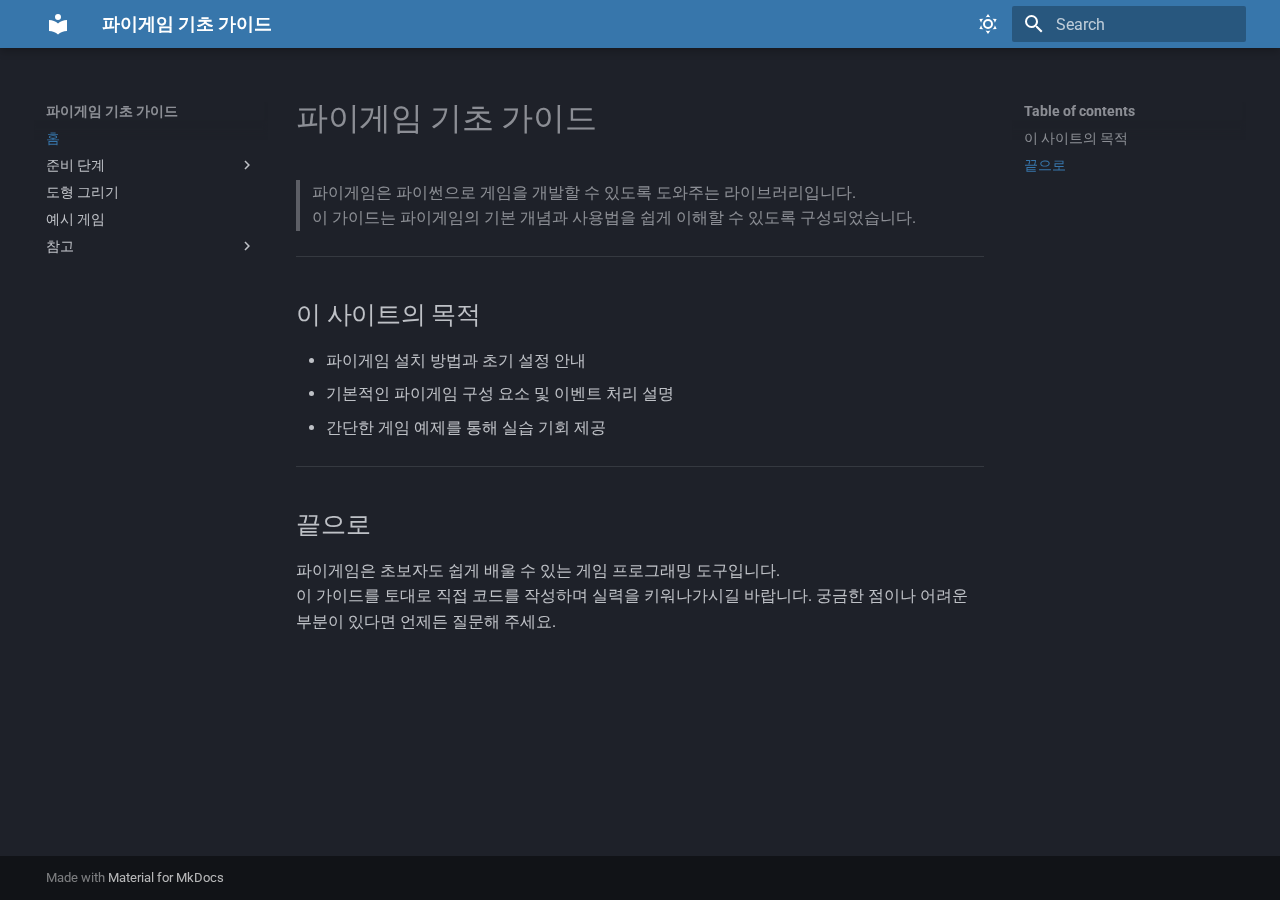
<file: index.html>
<!doctype html>
<html lang="en" class="no-js">
  <head>
    
      <meta charset="utf-8">
      <meta name="viewport" content="width=device-width,initial-scale=1">
      
      
      
      
      
        <link rel="next" href="%EC%A4%80%EB%B9%84_%EB%8B%A8%EA%B3%84/%EB%9D%BC%EC%9D%B4%EB%B8%8C%EB%9F%AC%EB%A6%AC_%EC%84%A4%EC%B9%98%ED%95%98%EA%B8%B0/">
      
      
      <link rel="icon" href="assets/images/favicon.png">
      <meta name="generator" content="mkdocs-1.6.1, mkdocs-material-9.6.19">
    
    
      
        <title>파이게임 기초 가이드</title>
      
    
    
      <link rel="stylesheet" href="assets/stylesheets/main.7e37652d.min.css">
      
        
        <link rel="stylesheet" href="assets/stylesheets/palette.06af60db.min.css">
      
      


    
    
      
    
    
      
        
        
        <link rel="preconnect" href="https://fonts.gstatic.com" crossorigin>
        <link rel="stylesheet" href="https://fonts.googleapis.com/css?family=Roboto:300,300i,400,400i,700,700i%7CRoboto+Mono:400,400i,700,700i&display=fallback">
        <style>:root{--md-text-font:"Roboto";--md-code-font:"Roboto Mono"}</style>
      
    
    
      <link rel="stylesheet" href="stylesheets/extra.css">
    
    <script>__md_scope=new URL(".",location),__md_hash=e=>[...e].reduce(((e,_)=>(e<<5)-e+_.charCodeAt(0)),0),__md_get=(e,_=localStorage,t=__md_scope)=>JSON.parse(_.getItem(t.pathname+"."+e)),__md_set=(e,_,t=localStorage,a=__md_scope)=>{try{t.setItem(a.pathname+"."+e,JSON.stringify(_))}catch(e){}}</script>
    
      

    
    
    
  </head>
  
  
    
    
      
    
    
    
    
    <body dir="ltr" data-md-color-scheme="slate" data-md-color-primary="custom" data-md-color-accent="deep-purple">
  
    
    <input class="md-toggle" data-md-toggle="drawer" type="checkbox" id="__drawer" autocomplete="off">
    <input class="md-toggle" data-md-toggle="search" type="checkbox" id="__search" autocomplete="off">
    <label class="md-overlay" for="__drawer"></label>
    <div data-md-component="skip">
      
        
        <a href="#_1" class="md-skip">
          Skip to content
        </a>
      
    </div>
    <div data-md-component="announce">
      
    </div>
    
    
      

  

<header class="md-header md-header--shadow" data-md-component="header">
  <nav class="md-header__inner md-grid" aria-label="Header">
    <a href="." title="파이게임 기초 가이드" class="md-header__button md-logo" aria-label="파이게임 기초 가이드" data-md-component="logo">
      
  
  <svg xmlns="http://www.w3.org/2000/svg" viewBox="0 0 24 24"><path d="M12 8a3 3 0 0 0 3-3 3 3 0 0 0-3-3 3 3 0 0 0-3 3 3 3 0 0 0 3 3m0 3.54C9.64 9.35 6.5 8 3 8v11c3.5 0 6.64 1.35 9 3.54 2.36-2.19 5.5-3.54 9-3.54V8c-3.5 0-6.64 1.35-9 3.54"/></svg>

    </a>
    <label class="md-header__button md-icon" for="__drawer">
      
      <svg xmlns="http://www.w3.org/2000/svg" viewBox="0 0 24 24"><path d="M3 6h18v2H3zm0 5h18v2H3zm0 5h18v2H3z"/></svg>
    </label>
    <div class="md-header__title" data-md-component="header-title">
      <div class="md-header__ellipsis">
        <div class="md-header__topic">
          <span class="md-ellipsis">
            파이게임 기초 가이드
          </span>
        </div>
        <div class="md-header__topic" data-md-component="header-topic">
          <span class="md-ellipsis">
            
              홈
            
          </span>
        </div>
      </div>
    </div>
    
      
        <form class="md-header__option" data-md-component="palette">
  
    
    
    
    <input class="md-option" data-md-color-media="" data-md-color-scheme="slate" data-md-color-primary="custom" data-md-color-accent="deep-purple"  aria-label="라이트 모드로 전환"  type="radio" name="__palette" id="__palette_0">
    
      <label class="md-header__button md-icon" title="라이트 모드로 전환" for="__palette_1" hidden>
        <svg xmlns="http://www.w3.org/2000/svg" viewBox="0 0 24 24"><path d="M12 7a5 5 0 0 1 5 5 5 5 0 0 1-5 5 5 5 0 0 1-5-5 5 5 0 0 1 5-5m0 2a3 3 0 0 0-3 3 3 3 0 0 0 3 3 3 3 0 0 0 3-3 3 3 0 0 0-3-3m0-7 2.39 3.42C13.65 5.15 12.84 5 12 5s-1.65.15-2.39.42zM3.34 7l4.16-.35A7.2 7.2 0 0 0 5.94 8.5c-.44.74-.69 1.5-.83 2.29zm.02 10 1.76-3.77a7.131 7.131 0 0 0 2.38 4.14zM20.65 7l-1.77 3.79a7.02 7.02 0 0 0-2.38-4.15zm-.01 10-4.14.36c.59-.51 1.12-1.14 1.54-1.86.42-.73.69-1.5.83-2.29zM12 22l-2.41-3.44c.74.27 1.55.44 2.41.44.82 0 1.63-.17 2.37-.44z"/></svg>
      </label>
    
  
    
    
    
    <input class="md-option" data-md-color-media="" data-md-color-scheme="default" data-md-color-primary="custom" data-md-color-accent="deep-purple"  aria-label="다크 모드로 전환"  type="radio" name="__palette" id="__palette_1">
    
      <label class="md-header__button md-icon" title="다크 모드로 전환" for="__palette_0" hidden>
        <svg xmlns="http://www.w3.org/2000/svg" viewBox="0 0 24 24"><path d="m17.75 4.09-2.53 1.94.91 3.06-2.63-1.81-2.63 1.81.91-3.06-2.53-1.94L12.44 4l1.06-3 1.06 3zm3.5 6.91-1.64 1.25.59 1.98-1.7-1.17-1.7 1.17.59-1.98L15.75 11l2.06-.05L18.5 9l.69 1.95zm-2.28 4.95c.83-.08 1.72 1.1 1.19 1.85-.32.45-.66.87-1.08 1.27C15.17 23 8.84 23 4.94 19.07c-3.91-3.9-3.91-10.24 0-14.14.4-.4.82-.76 1.27-1.08.75-.53 1.93.36 1.85 1.19-.27 2.86.69 5.83 2.89 8.02a9.96 9.96 0 0 0 8.02 2.89m-1.64 2.02a12.08 12.08 0 0 1-7.8-3.47c-2.17-2.19-3.33-5-3.49-7.82-2.81 3.14-2.7 7.96.31 10.98 3.02 3.01 7.84 3.12 10.98.31"/></svg>
      </label>
    
  
</form>
      
    
    
      <script>var palette=__md_get("__palette");if(palette&&palette.color){if("(prefers-color-scheme)"===palette.color.media){var media=matchMedia("(prefers-color-scheme: light)"),input=document.querySelector(media.matches?"[data-md-color-media='(prefers-color-scheme: light)']":"[data-md-color-media='(prefers-color-scheme: dark)']");palette.color.media=input.getAttribute("data-md-color-media"),palette.color.scheme=input.getAttribute("data-md-color-scheme"),palette.color.primary=input.getAttribute("data-md-color-primary"),palette.color.accent=input.getAttribute("data-md-color-accent")}for(var[key,value]of Object.entries(palette.color))document.body.setAttribute("data-md-color-"+key,value)}</script>
    
    
    
      
      
        <label class="md-header__button md-icon" for="__search">
          
          <svg xmlns="http://www.w3.org/2000/svg" viewBox="0 0 24 24"><path d="M9.5 3A6.5 6.5 0 0 1 16 9.5c0 1.61-.59 3.09-1.56 4.23l.27.27h.79l5 5-1.5 1.5-5-5v-.79l-.27-.27A6.52 6.52 0 0 1 9.5 16 6.5 6.5 0 0 1 3 9.5 6.5 6.5 0 0 1 9.5 3m0 2C7 5 5 7 5 9.5S7 14 9.5 14 14 12 14 9.5 12 5 9.5 5"/></svg>
        </label>
        <div class="md-search" data-md-component="search" role="dialog">
  <label class="md-search__overlay" for="__search"></label>
  <div class="md-search__inner" role="search">
    <form class="md-search__form" name="search">
      <input type="text" class="md-search__input" name="query" aria-label="Search" placeholder="Search" autocapitalize="off" autocorrect="off" autocomplete="off" spellcheck="false" data-md-component="search-query" required>
      <label class="md-search__icon md-icon" for="__search">
        
        <svg xmlns="http://www.w3.org/2000/svg" viewBox="0 0 24 24"><path d="M9.5 3A6.5 6.5 0 0 1 16 9.5c0 1.61-.59 3.09-1.56 4.23l.27.27h.79l5 5-1.5 1.5-5-5v-.79l-.27-.27A6.52 6.52 0 0 1 9.5 16 6.5 6.5 0 0 1 3 9.5 6.5 6.5 0 0 1 9.5 3m0 2C7 5 5 7 5 9.5S7 14 9.5 14 14 12 14 9.5 12 5 9.5 5"/></svg>
        
        <svg xmlns="http://www.w3.org/2000/svg" viewBox="0 0 24 24"><path d="M20 11v2H8l5.5 5.5-1.42 1.42L4.16 12l7.92-7.92L13.5 5.5 8 11z"/></svg>
      </label>
      <nav class="md-search__options" aria-label="Search">
        
        <button type="reset" class="md-search__icon md-icon" title="Clear" aria-label="Clear" tabindex="-1">
          
          <svg xmlns="http://www.w3.org/2000/svg" viewBox="0 0 24 24"><path d="M19 6.41 17.59 5 12 10.59 6.41 5 5 6.41 10.59 12 5 17.59 6.41 19 12 13.41 17.59 19 19 17.59 13.41 12z"/></svg>
        </button>
      </nav>
      
    </form>
    <div class="md-search__output">
      <div class="md-search__scrollwrap" tabindex="0" data-md-scrollfix>
        <div class="md-search-result" data-md-component="search-result">
          <div class="md-search-result__meta">
            Initializing search
          </div>
          <ol class="md-search-result__list" role="presentation"></ol>
        </div>
      </div>
    </div>
  </div>
</div>
      
    
    
  </nav>
  
</header>
    
    <div class="md-container" data-md-component="container">
      
      
        
          
        
      
      <main class="md-main" data-md-component="main">
        <div class="md-main__inner md-grid">
          
            
              
              <div class="md-sidebar md-sidebar--primary" data-md-component="sidebar" data-md-type="navigation" >
                <div class="md-sidebar__scrollwrap">
                  <div class="md-sidebar__inner">
                    



<nav class="md-nav md-nav--primary" aria-label="Navigation" data-md-level="0">
  <label class="md-nav__title" for="__drawer">
    <a href="." title="파이게임 기초 가이드" class="md-nav__button md-logo" aria-label="파이게임 기초 가이드" data-md-component="logo">
      
  
  <svg xmlns="http://www.w3.org/2000/svg" viewBox="0 0 24 24"><path d="M12 8a3 3 0 0 0 3-3 3 3 0 0 0-3-3 3 3 0 0 0-3 3 3 3 0 0 0 3 3m0 3.54C9.64 9.35 6.5 8 3 8v11c3.5 0 6.64 1.35 9 3.54 2.36-2.19 5.5-3.54 9-3.54V8c-3.5 0-6.64 1.35-9 3.54"/></svg>

    </a>
    파이게임 기초 가이드
  </label>
  
  <ul class="md-nav__list" data-md-scrollfix>
    
      
      
  
  
    
  
  
  
    <li class="md-nav__item md-nav__item--active">
      
      <input class="md-nav__toggle md-toggle" type="checkbox" id="__toc">
      
      
        
      
      
        <label class="md-nav__link md-nav__link--active" for="__toc">
          
  
  
  <span class="md-ellipsis">
    홈
    
  </span>
  

          <span class="md-nav__icon md-icon"></span>
        </label>
      
      <a href="." class="md-nav__link md-nav__link--active">
        
  
  
  <span class="md-ellipsis">
    홈
    
  </span>
  

      </a>
      
        

<nav class="md-nav md-nav--secondary" aria-label="Table of contents">
  
  
  
    
  
  
    <label class="md-nav__title" for="__toc">
      <span class="md-nav__icon md-icon"></span>
      Table of contents
    </label>
    <ul class="md-nav__list" data-md-component="toc" data-md-scrollfix>
      
        <li class="md-nav__item">
  <a href="#_2" class="md-nav__link">
    <span class="md-ellipsis">
      이 사이트의 목적
    </span>
  </a>
  
</li>
      
        <li class="md-nav__item">
  <a href="#_3" class="md-nav__link">
    <span class="md-ellipsis">
      끝으로
    </span>
  </a>
  
</li>
      
    </ul>
  
</nav>
      
    </li>
  

    
      
      
  
  
  
  
    
    
    
    
    
    <li class="md-nav__item md-nav__item--nested">
      
        
        
        <input class="md-nav__toggle md-toggle " type="checkbox" id="__nav_2" >
        
          
          <label class="md-nav__link" for="__nav_2" id="__nav_2_label" tabindex="0">
            
  
  
  <span class="md-ellipsis">
    준비 단계
    
  </span>
  

            <span class="md-nav__icon md-icon"></span>
          </label>
        
        <nav class="md-nav" data-md-level="1" aria-labelledby="__nav_2_label" aria-expanded="false">
          <label class="md-nav__title" for="__nav_2">
            <span class="md-nav__icon md-icon"></span>
            준비 단계
          </label>
          <ul class="md-nav__list" data-md-scrollfix>
            
              
                
  
  
  
  
    <li class="md-nav__item">
      <a href="%EC%A4%80%EB%B9%84_%EB%8B%A8%EA%B3%84/%EB%9D%BC%EC%9D%B4%EB%B8%8C%EB%9F%AC%EB%A6%AC_%EC%84%A4%EC%B9%98%ED%95%98%EA%B8%B0/" class="md-nav__link">
        
  
  
  <span class="md-ellipsis">
    라이브러리 설치하기
    
  </span>
  

      </a>
    </li>
  

              
            
              
                
  
  
  
  
    <li class="md-nav__item">
      <a href="%EC%A4%80%EB%B9%84_%EB%8B%A8%EA%B3%84/%EA%B8%B0%EB%B3%B8_%ED%8B%80_%EB%A7%8C%EB%93%A4%EA%B8%B0/" class="md-nav__link">
        
  
  
  <span class="md-ellipsis">
    기본 틀 만들기
    
  </span>
  

      </a>
    </li>
  

              
            
          </ul>
        </nav>
      
    </li>
  

    
      
      
  
  
  
  
    <li class="md-nav__item">
      <a href="%EB%8F%84%ED%98%95_%EA%B7%B8%EB%A6%AC%EA%B8%B0/" class="md-nav__link">
        
  
  
  <span class="md-ellipsis">
    도형 그리기
    
  </span>
  

      </a>
    </li>
  

    
      
      
  
  
  
  
    <li class="md-nav__item">
      <a href="%EC%98%88%EC%8B%9C_%EA%B2%8C%EC%9E%84/%EB%8B%A4%EB%A5%B8_%EC%83%89%EA%B9%94_%EC%B0%BE%EA%B8%B0/" class="md-nav__link">
        
  
  
  <span class="md-ellipsis">
    예시 게임
    
  </span>
  

      </a>
    </li>
  

    
      
      
  
  
  
  
    
    
    
    
    
    <li class="md-nav__item md-nav__item--nested">
      
        
        
        <input class="md-nav__toggle md-toggle " type="checkbox" id="__nav_5" >
        
          
          <label class="md-nav__link" for="__nav_5" id="__nav_5_label" tabindex="0">
            
  
  
  <span class="md-ellipsis">
    참고
    
  </span>
  

            <span class="md-nav__icon md-icon"></span>
          </label>
        
        <nav class="md-nav" data-md-level="1" aria-labelledby="__nav_5_label" aria-expanded="false">
          <label class="md-nav__title" for="__nav_5">
            <span class="md-nav__icon md-icon"></span>
            참고
          </label>
          <ul class="md-nav__list" data-md-scrollfix>
            
              
                
  
  
  
  
    <li class="md-nav__item">
      <a href="%EC%B0%B8%EA%B3%A0/%EA%B8%B0%EB%B3%B8_%ED%8B%80_%EC%83%81%EC%84%B8_%EC%84%A4%EB%AA%85/" class="md-nav__link">
        
  
  
  <span class="md-ellipsis">
    기본 틀 상세 설명
    
  </span>
  

      </a>
    </li>
  

              
            
          </ul>
        </nav>
      
    </li>
  

    
  </ul>
</nav>
                  </div>
                </div>
              </div>
            
            
              
              <div class="md-sidebar md-sidebar--secondary" data-md-component="sidebar" data-md-type="toc" >
                <div class="md-sidebar__scrollwrap">
                  <div class="md-sidebar__inner">
                    

<nav class="md-nav md-nav--secondary" aria-label="Table of contents">
  
  
  
    
  
  
    <label class="md-nav__title" for="__toc">
      <span class="md-nav__icon md-icon"></span>
      Table of contents
    </label>
    <ul class="md-nav__list" data-md-component="toc" data-md-scrollfix>
      
        <li class="md-nav__item">
  <a href="#_2" class="md-nav__link">
    <span class="md-ellipsis">
      이 사이트의 목적
    </span>
  </a>
  
</li>
      
        <li class="md-nav__item">
  <a href="#_3" class="md-nav__link">
    <span class="md-ellipsis">
      끝으로
    </span>
  </a>
  
</li>
      
    </ul>
  
</nav>
                  </div>
                </div>
              </div>
            
          
          
            <div class="md-content" data-md-component="content">
              <article class="md-content__inner md-typeset">
                
                  



<h1 id="_1"><strong>파이게임 기초 가이드</strong></h1>
<blockquote>
<p>파이게임은 파이썬으로 게임을 개발할 수 있도록 도와주는 라이브러리입니다.<br />
이 가이드는 파이게임의 기본 개념과 사용법을 쉽게 이해할 수 있도록 구성되었습니다.  </p>
</blockquote>
<hr />
<h2 id="_2">이 사이트의 목적</h2>
<ul>
<li>파이게임 설치 방법과 초기 설정 안내</li>
<li>기본적인 파이게임 구성 요소 및 이벤트 처리 설명</li>
<li>간단한 게임 예제를 통해 실습 기회 제공</li>
</ul>
<hr />
<h2 id="_3">끝으로</h2>
<p>파이게임은 초보자도 쉽게 배울 수 있는 게임 프로그래밍 도구입니다.<br />
이 가이드를 토대로 직접 코드를 작성하며 실력을 키워나가시길 바랍니다. 궁금한 점이나 어려운 부분이 있다면 언제든 질문해 주세요.</p>












                
              </article>
            </div>
          
          
<script>var target=document.getElementById(location.hash.slice(1));target&&target.name&&(target.checked=target.name.startsWith("__tabbed_"))</script>
        </div>
        
      </main>
      
        <footer class="md-footer">
  
  <div class="md-footer-meta md-typeset">
    <div class="md-footer-meta__inner md-grid">
      <div class="md-copyright">
  
  
    Made with
    <a href="https://squidfunk.github.io/mkdocs-material/" target="_blank" rel="noopener">
      Material for MkDocs
    </a>
  
</div>
      
    </div>
  </div>
</footer>
      
    </div>
    <div class="md-dialog" data-md-component="dialog">
      <div class="md-dialog__inner md-typeset"></div>
    </div>
    
    
    
      
      <script id="__config" type="application/json">{"base": ".", "features": [], "search": "assets/javascripts/workers/search.973d3a69.min.js", "tags": null, "translations": {"clipboard.copied": "Copied to clipboard", "clipboard.copy": "Copy to clipboard", "search.result.more.one": "1 more on this page", "search.result.more.other": "# more on this page", "search.result.none": "No matching documents", "search.result.one": "1 matching document", "search.result.other": "# matching documents", "search.result.placeholder": "Type to start searching", "search.result.term.missing": "Missing", "select.version": "Select version"}, "version": null}</script>
    
    
      <script src="assets/javascripts/bundle.92b07e13.min.js"></script>
      
        <script src="assets/js/copy-code.js"></script>
      
    
  </body>
</html>
</file>
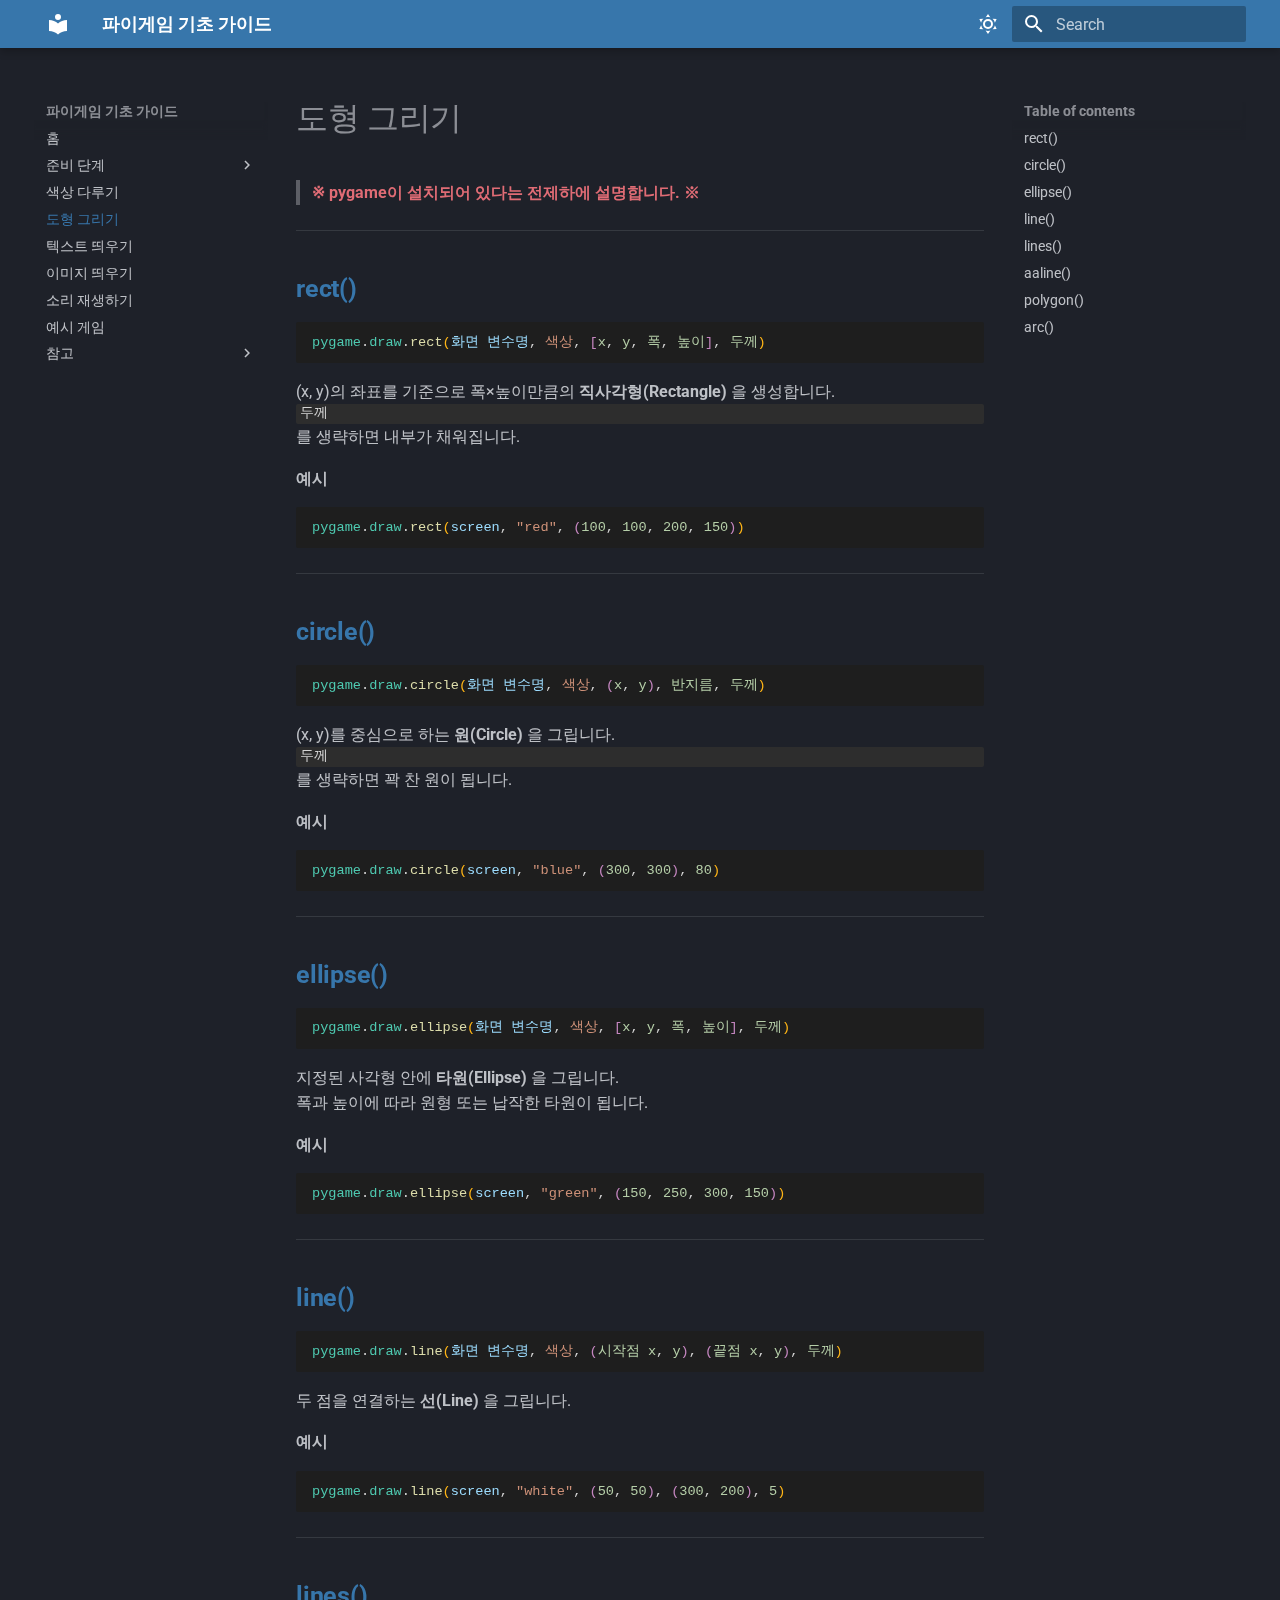
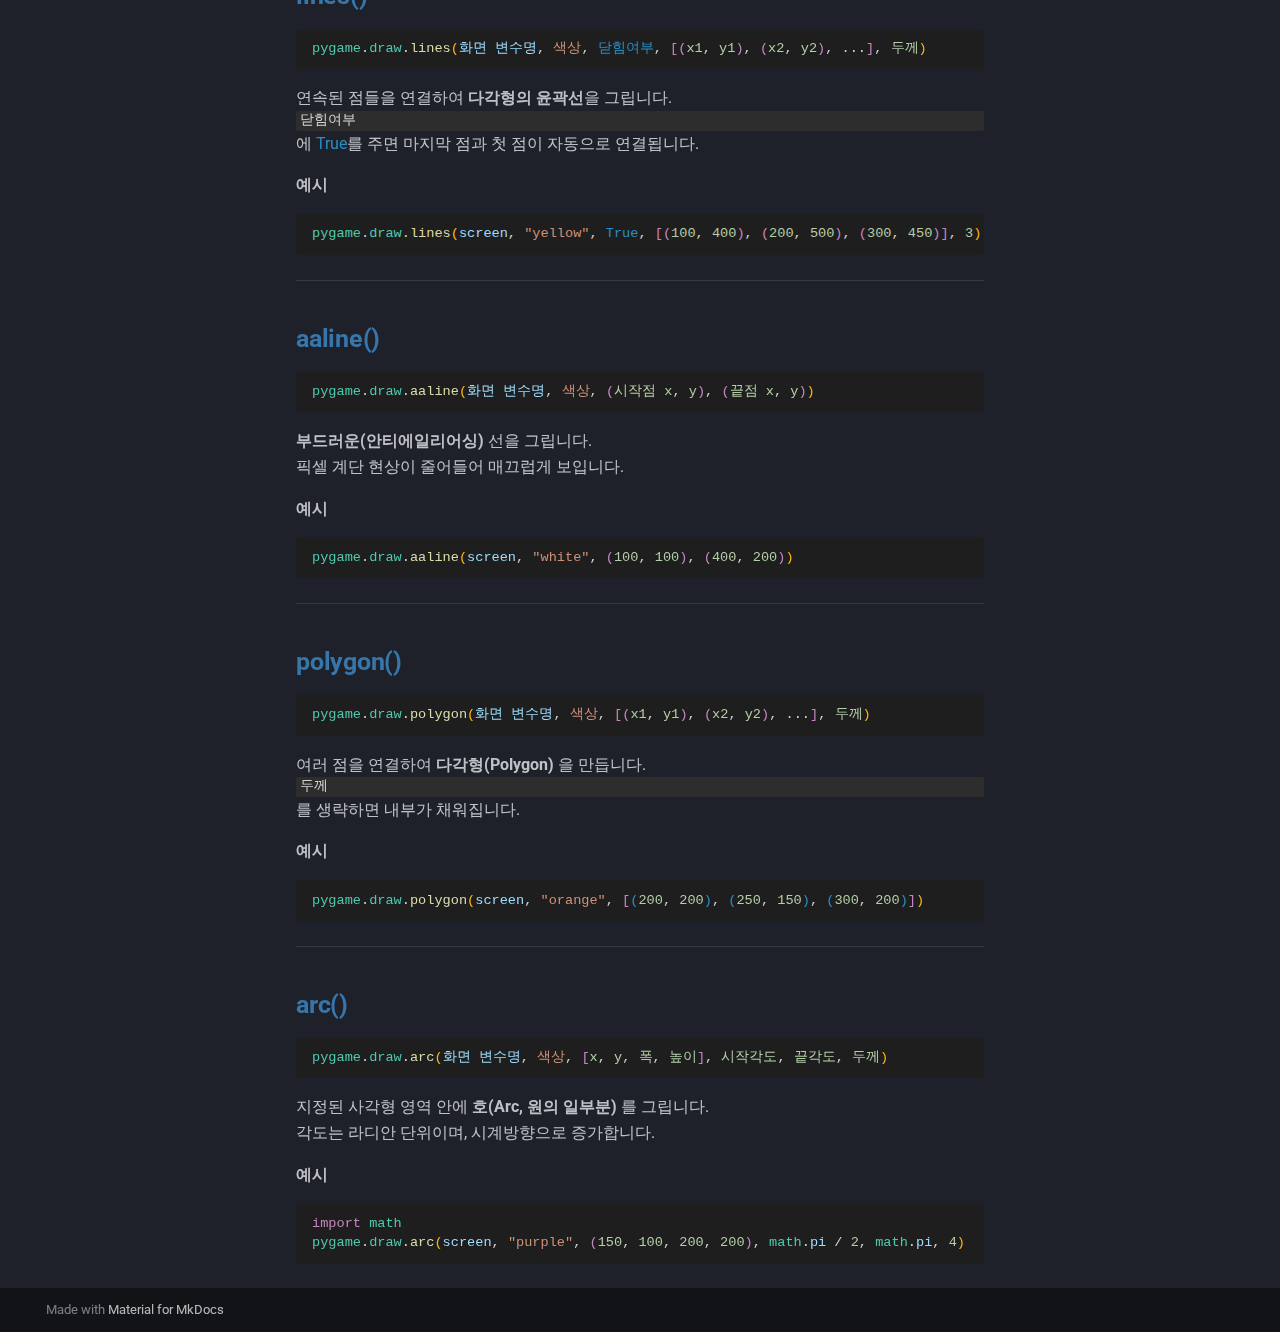
<file: 도형_그리기/index.html>
<!doctype html>
<html lang="en" class="no-js">
  <head>
    
      <meta charset="utf-8">
      <meta name="viewport" content="width=device-width,initial-scale=1">
      
      
      
      
        <link rel="prev" href="../%EC%83%89%EC%83%81_%EB%8B%A4%EB%A3%A8%EA%B8%B0/">
      
      
        <link rel="next" href="../%ED%85%8D%EC%8A%A4%ED%8A%B8_%EB%9D%84%EC%9A%B0%EA%B8%B0/">
      
      
      <link rel="icon" href="../assets/images/favicon.png">
      <meta name="generator" content="mkdocs-1.6.1, mkdocs-material-9.6.19">
    
    
      
        <title>도형 그리기 - 파이게임 기초 가이드</title>
      
    
    
      <link rel="stylesheet" href="../assets/stylesheets/main.7e37652d.min.css">
      
        
        <link rel="stylesheet" href="../assets/stylesheets/palette.06af60db.min.css">
      
      


    
    
      
    
    
      
        
        
        <link rel="preconnect" href="https://fonts.gstatic.com" crossorigin>
        <link rel="stylesheet" href="https://fonts.googleapis.com/css?family=Roboto:300,300i,400,400i,700,700i%7CRoboto+Mono:400,400i,700,700i&display=fallback">
        <style>:root{--md-text-font:"Roboto";--md-code-font:"Roboto Mono"}</style>
      
    
    
      <link rel="stylesheet" href="../stylesheets/extra.css">
    
    <script>__md_scope=new URL("..",location),__md_hash=e=>[...e].reduce(((e,_)=>(e<<5)-e+_.charCodeAt(0)),0),__md_get=(e,_=localStorage,t=__md_scope)=>JSON.parse(_.getItem(t.pathname+"."+e)),__md_set=(e,_,t=localStorage,a=__md_scope)=>{try{t.setItem(a.pathname+"."+e,JSON.stringify(_))}catch(e){}}</script>
    
      

    
    
    
  </head>
  
  
    
    
      
    
    
    
    
    <body dir="ltr" data-md-color-scheme="slate" data-md-color-primary="custom" data-md-color-accent="deep-purple">
  
    
    <input class="md-toggle" data-md-toggle="drawer" type="checkbox" id="__drawer" autocomplete="off">
    <input class="md-toggle" data-md-toggle="search" type="checkbox" id="__search" autocomplete="off">
    <label class="md-overlay" for="__drawer"></label>
    <div data-md-component="skip">
      
        
        <a href="#_1" class="md-skip">
          Skip to content
        </a>
      
    </div>
    <div data-md-component="announce">
      
    </div>
    
    
      

  

<header class="md-header md-header--shadow" data-md-component="header">
  <nav class="md-header__inner md-grid" aria-label="Header">
    <a href=".." title="파이게임 기초 가이드" class="md-header__button md-logo" aria-label="파이게임 기초 가이드" data-md-component="logo">
      
  
  <svg xmlns="http://www.w3.org/2000/svg" viewBox="0 0 24 24"><path d="M12 8a3 3 0 0 0 3-3 3 3 0 0 0-3-3 3 3 0 0 0-3 3 3 3 0 0 0 3 3m0 3.54C9.64 9.35 6.5 8 3 8v11c3.5 0 6.64 1.35 9 3.54 2.36-2.19 5.5-3.54 9-3.54V8c-3.5 0-6.64 1.35-9 3.54"/></svg>

    </a>
    <label class="md-header__button md-icon" for="__drawer">
      
      <svg xmlns="http://www.w3.org/2000/svg" viewBox="0 0 24 24"><path d="M3 6h18v2H3zm0 5h18v2H3zm0 5h18v2H3z"/></svg>
    </label>
    <div class="md-header__title" data-md-component="header-title">
      <div class="md-header__ellipsis">
        <div class="md-header__topic">
          <span class="md-ellipsis">
            파이게임 기초 가이드
          </span>
        </div>
        <div class="md-header__topic" data-md-component="header-topic">
          <span class="md-ellipsis">
            
              도형 그리기
            
          </span>
        </div>
      </div>
    </div>
    
      
        <form class="md-header__option" data-md-component="palette">
  
    
    
    
    <input class="md-option" data-md-color-media="" data-md-color-scheme="slate" data-md-color-primary="custom" data-md-color-accent="deep-purple"  aria-label="라이트 모드로 전환"  type="radio" name="__palette" id="__palette_0">
    
      <label class="md-header__button md-icon" title="라이트 모드로 전환" for="__palette_1" hidden>
        <svg xmlns="http://www.w3.org/2000/svg" viewBox="0 0 24 24"><path d="M12 7a5 5 0 0 1 5 5 5 5 0 0 1-5 5 5 5 0 0 1-5-5 5 5 0 0 1 5-5m0 2a3 3 0 0 0-3 3 3 3 0 0 0 3 3 3 3 0 0 0 3-3 3 3 0 0 0-3-3m0-7 2.39 3.42C13.65 5.15 12.84 5 12 5s-1.65.15-2.39.42zM3.34 7l4.16-.35A7.2 7.2 0 0 0 5.94 8.5c-.44.74-.69 1.5-.83 2.29zm.02 10 1.76-3.77a7.131 7.131 0 0 0 2.38 4.14zM20.65 7l-1.77 3.79a7.02 7.02 0 0 0-2.38-4.15zm-.01 10-4.14.36c.59-.51 1.12-1.14 1.54-1.86.42-.73.69-1.5.83-2.29zM12 22l-2.41-3.44c.74.27 1.55.44 2.41.44.82 0 1.63-.17 2.37-.44z"/></svg>
      </label>
    
  
    
    
    
    <input class="md-option" data-md-color-media="" data-md-color-scheme="default" data-md-color-primary="custom" data-md-color-accent="deep-purple"  aria-label="다크 모드로 전환"  type="radio" name="__palette" id="__palette_1">
    
      <label class="md-header__button md-icon" title="다크 모드로 전환" for="__palette_0" hidden>
        <svg xmlns="http://www.w3.org/2000/svg" viewBox="0 0 24 24"><path d="m17.75 4.09-2.53 1.94.91 3.06-2.63-1.81-2.63 1.81.91-3.06-2.53-1.94L12.44 4l1.06-3 1.06 3zm3.5 6.91-1.64 1.25.59 1.98-1.7-1.17-1.7 1.17.59-1.98L15.75 11l2.06-.05L18.5 9l.69 1.95zm-2.28 4.95c.83-.08 1.72 1.1 1.19 1.85-.32.45-.66.87-1.08 1.27C15.17 23 8.84 23 4.94 19.07c-3.91-3.9-3.91-10.24 0-14.14.4-.4.82-.76 1.27-1.08.75-.53 1.93.36 1.85 1.19-.27 2.86.69 5.83 2.89 8.02a9.96 9.96 0 0 0 8.02 2.89m-1.64 2.02a12.08 12.08 0 0 1-7.8-3.47c-2.17-2.19-3.33-5-3.49-7.82-2.81 3.14-2.7 7.96.31 10.98 3.02 3.01 7.84 3.12 10.98.31"/></svg>
      </label>
    
  
</form>
      
    
    
      <script>var palette=__md_get("__palette");if(palette&&palette.color){if("(prefers-color-scheme)"===palette.color.media){var media=matchMedia("(prefers-color-scheme: light)"),input=document.querySelector(media.matches?"[data-md-color-media='(prefers-color-scheme: light)']":"[data-md-color-media='(prefers-color-scheme: dark)']");palette.color.media=input.getAttribute("data-md-color-media"),palette.color.scheme=input.getAttribute("data-md-color-scheme"),palette.color.primary=input.getAttribute("data-md-color-primary"),palette.color.accent=input.getAttribute("data-md-color-accent")}for(var[key,value]of Object.entries(palette.color))document.body.setAttribute("data-md-color-"+key,value)}</script>
    
    
    
      
      
        <label class="md-header__button md-icon" for="__search">
          
          <svg xmlns="http://www.w3.org/2000/svg" viewBox="0 0 24 24"><path d="M9.5 3A6.5 6.5 0 0 1 16 9.5c0 1.61-.59 3.09-1.56 4.23l.27.27h.79l5 5-1.5 1.5-5-5v-.79l-.27-.27A6.52 6.52 0 0 1 9.5 16 6.5 6.5 0 0 1 3 9.5 6.5 6.5 0 0 1 9.5 3m0 2C7 5 5 7 5 9.5S7 14 9.5 14 14 12 14 9.5 12 5 9.5 5"/></svg>
        </label>
        <div class="md-search" data-md-component="search" role="dialog">
  <label class="md-search__overlay" for="__search"></label>
  <div class="md-search__inner" role="search">
    <form class="md-search__form" name="search">
      <input type="text" class="md-search__input" name="query" aria-label="Search" placeholder="Search" autocapitalize="off" autocorrect="off" autocomplete="off" spellcheck="false" data-md-component="search-query" required>
      <label class="md-search__icon md-icon" for="__search">
        
        <svg xmlns="http://www.w3.org/2000/svg" viewBox="0 0 24 24"><path d="M9.5 3A6.5 6.5 0 0 1 16 9.5c0 1.61-.59 3.09-1.56 4.23l.27.27h.79l5 5-1.5 1.5-5-5v-.79l-.27-.27A6.52 6.52 0 0 1 9.5 16 6.5 6.5 0 0 1 3 9.5 6.5 6.5 0 0 1 9.5 3m0 2C7 5 5 7 5 9.5S7 14 9.5 14 14 12 14 9.5 12 5 9.5 5"/></svg>
        
        <svg xmlns="http://www.w3.org/2000/svg" viewBox="0 0 24 24"><path d="M20 11v2H8l5.5 5.5-1.42 1.42L4.16 12l7.92-7.92L13.5 5.5 8 11z"/></svg>
      </label>
      <nav class="md-search__options" aria-label="Search">
        
        <button type="reset" class="md-search__icon md-icon" title="Clear" aria-label="Clear" tabindex="-1">
          
          <svg xmlns="http://www.w3.org/2000/svg" viewBox="0 0 24 24"><path d="M19 6.41 17.59 5 12 10.59 6.41 5 5 6.41 10.59 12 5 17.59 6.41 19 12 13.41 17.59 19 19 17.59 13.41 12z"/></svg>
        </button>
      </nav>
      
    </form>
    <div class="md-search__output">
      <div class="md-search__scrollwrap" tabindex="0" data-md-scrollfix>
        <div class="md-search-result" data-md-component="search-result">
          <div class="md-search-result__meta">
            Initializing search
          </div>
          <ol class="md-search-result__list" role="presentation"></ol>
        </div>
      </div>
    </div>
  </div>
</div>
      
    
    
  </nav>
  
</header>
    
    <div class="md-container" data-md-component="container">
      
      
        
          
        
      
      <main class="md-main" data-md-component="main">
        <div class="md-main__inner md-grid">
          
            
              
              <div class="md-sidebar md-sidebar--primary" data-md-component="sidebar" data-md-type="navigation" >
                <div class="md-sidebar__scrollwrap">
                  <div class="md-sidebar__inner">
                    



<nav class="md-nav md-nav--primary" aria-label="Navigation" data-md-level="0">
  <label class="md-nav__title" for="__drawer">
    <a href=".." title="파이게임 기초 가이드" class="md-nav__button md-logo" aria-label="파이게임 기초 가이드" data-md-component="logo">
      
  
  <svg xmlns="http://www.w3.org/2000/svg" viewBox="0 0 24 24"><path d="M12 8a3 3 0 0 0 3-3 3 3 0 0 0-3-3 3 3 0 0 0-3 3 3 3 0 0 0 3 3m0 3.54C9.64 9.35 6.5 8 3 8v11c3.5 0 6.64 1.35 9 3.54 2.36-2.19 5.5-3.54 9-3.54V8c-3.5 0-6.64 1.35-9 3.54"/></svg>

    </a>
    파이게임 기초 가이드
  </label>
  
  <ul class="md-nav__list" data-md-scrollfix>
    
      
      
  
  
  
  
    <li class="md-nav__item">
      <a href=".." class="md-nav__link">
        
  
  
  <span class="md-ellipsis">
    홈
    
  </span>
  

      </a>
    </li>
  

    
      
      
  
  
  
  
    
    
    
    
    
    <li class="md-nav__item md-nav__item--nested">
      
        
        
        <input class="md-nav__toggle md-toggle " type="checkbox" id="__nav_2" >
        
          
          <label class="md-nav__link" for="__nav_2" id="__nav_2_label" tabindex="0">
            
  
  
  <span class="md-ellipsis">
    준비 단계
    
  </span>
  

            <span class="md-nav__icon md-icon"></span>
          </label>
        
        <nav class="md-nav" data-md-level="1" aria-labelledby="__nav_2_label" aria-expanded="false">
          <label class="md-nav__title" for="__nav_2">
            <span class="md-nav__icon md-icon"></span>
            준비 단계
          </label>
          <ul class="md-nav__list" data-md-scrollfix>
            
              
                
  
  
  
  
    <li class="md-nav__item">
      <a href="../%EC%A4%80%EB%B9%84_%EB%8B%A8%EA%B3%84/%EB%9D%BC%EC%9D%B4%EB%B8%8C%EB%9F%AC%EB%A6%AC_%EC%84%A4%EC%B9%98%ED%95%98%EA%B8%B0/" class="md-nav__link">
        
  
  
  <span class="md-ellipsis">
    라이브러리 설치하기
    
  </span>
  

      </a>
    </li>
  

              
            
              
                
  
  
  
  
    <li class="md-nav__item">
      <a href="../%EC%A4%80%EB%B9%84_%EB%8B%A8%EA%B3%84/%EA%B8%B0%EB%B3%B8_%ED%8B%80_%EB%A7%8C%EB%93%A4%EA%B8%B0/" class="md-nav__link">
        
  
  
  <span class="md-ellipsis">
    기본 틀 만들기
    
  </span>
  

      </a>
    </li>
  

              
            
          </ul>
        </nav>
      
    </li>
  

    
      
      
  
  
  
  
    <li class="md-nav__item">
      <a href="../%EC%83%89%EC%83%81_%EB%8B%A4%EB%A3%A8%EA%B8%B0/" class="md-nav__link">
        
  
  
  <span class="md-ellipsis">
    색상 다루기
    
  </span>
  

      </a>
    </li>
  

    
      
      
  
  
    
  
  
  
    <li class="md-nav__item md-nav__item--active">
      
      <input class="md-nav__toggle md-toggle" type="checkbox" id="__toc">
      
      
        
      
      
        <label class="md-nav__link md-nav__link--active" for="__toc">
          
  
  
  <span class="md-ellipsis">
    도형 그리기
    
  </span>
  

          <span class="md-nav__icon md-icon"></span>
        </label>
      
      <a href="./" class="md-nav__link md-nav__link--active">
        
  
  
  <span class="md-ellipsis">
    도형 그리기
    
  </span>
  

      </a>
      
        

<nav class="md-nav md-nav--secondary" aria-label="Table of contents">
  
  
  
    
  
  
    <label class="md-nav__title" for="__toc">
      <span class="md-nav__icon md-icon"></span>
      Table of contents
    </label>
    <ul class="md-nav__list" data-md-component="toc" data-md-scrollfix>
      
        <li class="md-nav__item">
  <a href="#rect" class="md-nav__link">
    <span class="md-ellipsis">
      rect()
    </span>
  </a>
  
</li>
      
        <li class="md-nav__item">
  <a href="#circle" class="md-nav__link">
    <span class="md-ellipsis">
      circle()
    </span>
  </a>
  
</li>
      
        <li class="md-nav__item">
  <a href="#ellipse" class="md-nav__link">
    <span class="md-ellipsis">
      ellipse()
    </span>
  </a>
  
</li>
      
        <li class="md-nav__item">
  <a href="#line" class="md-nav__link">
    <span class="md-ellipsis">
      line()
    </span>
  </a>
  
</li>
      
        <li class="md-nav__item">
  <a href="#lines" class="md-nav__link">
    <span class="md-ellipsis">
      lines()
    </span>
  </a>
  
</li>
      
        <li class="md-nav__item">
  <a href="#aaline" class="md-nav__link">
    <span class="md-ellipsis">
      aaline()
    </span>
  </a>
  
</li>
      
        <li class="md-nav__item">
  <a href="#polygon" class="md-nav__link">
    <span class="md-ellipsis">
      polygon()
    </span>
  </a>
  
</li>
      
        <li class="md-nav__item">
  <a href="#arc" class="md-nav__link">
    <span class="md-ellipsis">
      arc()
    </span>
  </a>
  
</li>
      
    </ul>
  
</nav>
      
    </li>
  

    
      
      
  
  
  
  
    <li class="md-nav__item">
      <a href="../%ED%85%8D%EC%8A%A4%ED%8A%B8_%EB%9D%84%EC%9A%B0%EA%B8%B0/" class="md-nav__link">
        
  
  
  <span class="md-ellipsis">
    텍스트 띄우기
    
  </span>
  

      </a>
    </li>
  

    
      
      
  
  
  
  
    <li class="md-nav__item">
      <a href="../%EC%9D%B4%EB%AF%B8%EC%A7%80_%EB%9D%84%EC%9A%B0%EA%B8%B0/" class="md-nav__link">
        
  
  
  <span class="md-ellipsis">
    이미지 띄우기
    
  </span>
  

      </a>
    </li>
  

    
      
      
  
  
  
  
    <li class="md-nav__item">
      <a href="../%EC%86%8C%EB%A6%AC_%EC%9E%AC%EC%83%9D%ED%95%98%EA%B8%B0/" class="md-nav__link">
        
  
  
  <span class="md-ellipsis">
    소리 재생하기
    
  </span>
  

      </a>
    </li>
  

    
      
      
  
  
  
  
    <li class="md-nav__item">
      <a href="../%EC%98%88%EC%8B%9C_%EA%B2%8C%EC%9E%84/%EB%8B%A4%EB%A5%B8_%EC%83%89%EA%B9%94_%EC%B0%BE%EA%B8%B0/" class="md-nav__link">
        
  
  
  <span class="md-ellipsis">
    예시 게임
    
  </span>
  

      </a>
    </li>
  

    
      
      
  
  
  
  
    
    
    
    
    
    <li class="md-nav__item md-nav__item--nested">
      
        
        
        <input class="md-nav__toggle md-toggle " type="checkbox" id="__nav_9" >
        
          
          <label class="md-nav__link" for="__nav_9" id="__nav_9_label" tabindex="0">
            
  
  
  <span class="md-ellipsis">
    참고
    
  </span>
  

            <span class="md-nav__icon md-icon"></span>
          </label>
        
        <nav class="md-nav" data-md-level="1" aria-labelledby="__nav_9_label" aria-expanded="false">
          <label class="md-nav__title" for="__nav_9">
            <span class="md-nav__icon md-icon"></span>
            참고
          </label>
          <ul class="md-nav__list" data-md-scrollfix>
            
              
                
  
  
  
  
    <li class="md-nav__item">
      <a href="../%EC%B0%B8%EA%B3%A0/%EA%B8%B0%EB%B3%B8_%ED%8B%80_%EC%83%81%EC%84%B8_%EC%84%A4%EB%AA%85/" class="md-nav__link">
        
  
  
  <span class="md-ellipsis">
    기본 틀 상세 설명
    
  </span>
  

      </a>
    </li>
  

              
            
          </ul>
        </nav>
      
    </li>
  

    
  </ul>
</nav>
                  </div>
                </div>
              </div>
            
            
              
              <div class="md-sidebar md-sidebar--secondary" data-md-component="sidebar" data-md-type="toc" >
                <div class="md-sidebar__scrollwrap">
                  <div class="md-sidebar__inner">
                    

<nav class="md-nav md-nav--secondary" aria-label="Table of contents">
  
  
  
    
  
  
    <label class="md-nav__title" for="__toc">
      <span class="md-nav__icon md-icon"></span>
      Table of contents
    </label>
    <ul class="md-nav__list" data-md-component="toc" data-md-scrollfix>
      
        <li class="md-nav__item">
  <a href="#rect" class="md-nav__link">
    <span class="md-ellipsis">
      rect()
    </span>
  </a>
  
</li>
      
        <li class="md-nav__item">
  <a href="#circle" class="md-nav__link">
    <span class="md-ellipsis">
      circle()
    </span>
  </a>
  
</li>
      
        <li class="md-nav__item">
  <a href="#ellipse" class="md-nav__link">
    <span class="md-ellipsis">
      ellipse()
    </span>
  </a>
  
</li>
      
        <li class="md-nav__item">
  <a href="#line" class="md-nav__link">
    <span class="md-ellipsis">
      line()
    </span>
  </a>
  
</li>
      
        <li class="md-nav__item">
  <a href="#lines" class="md-nav__link">
    <span class="md-ellipsis">
      lines()
    </span>
  </a>
  
</li>
      
        <li class="md-nav__item">
  <a href="#aaline" class="md-nav__link">
    <span class="md-ellipsis">
      aaline()
    </span>
  </a>
  
</li>
      
        <li class="md-nav__item">
  <a href="#polygon" class="md-nav__link">
    <span class="md-ellipsis">
      polygon()
    </span>
  </a>
  
</li>
      
        <li class="md-nav__item">
  <a href="#arc" class="md-nav__link">
    <span class="md-ellipsis">
      arc()
    </span>
  </a>
  
</li>
      
    </ul>
  
</nav>
                  </div>
                </div>
              </div>
            
          
          
            <div class="md-content" data-md-component="content">
              <article class="md-content__inner md-typeset">
                
                  



<h1 id="_1"><strong>도형 그리기</strong></h1>
<blockquote>
<p><span class="caution">※ pygame이 설치되어 있다는 전제하에 설명합니다. ※</span></p>
</blockquote>
<hr />
<h2 id="rect"><span class="title">rect()</span></h2>
<pre><code><span class="l">pygame</span>.<span class="l">draw</span>.<span class="f">rect</span><span class="pf">(</span><span class="v">화면 변수명</span>, <span class="s">색상</span>, <span class="pg">[</span><span class="n">x</span>, <span class="n">y</span>, <span class="n">폭</span>, <span class="n">높이</span><span class="pg">]</span>, <span class="n">두께</span><span class="pf">)</span></code></pre>

<p>(x, y)의 좌표를 기준으로 폭×높이만큼의 <strong>직사각형(Rectangle)</strong> 을 생성합니다.<br />
<code>두께</code>를 생략하면 내부가 채워집니다.  </p>
<p><strong>예시</strong></p>
<pre><code><span class="l">pygame</span>.<span class="l">draw</span>.<span class="f">rect</span><span class="pf">(</span><span class="v">screen</span>, <span class="s">"red"</span>, <span class="pg">(</span><span class="n">100</span>, <span class="n">100</span>, <span class="n">200</span>, <span class="n">150</span><span class="pg">)</span><span class="pf">)</span></code></pre>

<hr />
<h2 id="circle"><span class="title">circle()</span></h2>
<pre><code><span class="l">pygame</span>.<span class="l">draw</span>.<span class="f">circle</span><span class="pf">(</span><span class="v">화면 변수명</span>, <span class="s">색상</span>, <span class="pg">(</span><span class="n">x</span>, <span class="n">y</span><span class="pg">)</span>, <span class="n">반지름</span>, <span class="n">두께</span><span class="pf">)</span></code></pre>

<p>(x, y)를 중심으로 하는 <strong>원(Circle)</strong> 을 그립니다.<br />
<code>두께</code>를 생략하면 꽉 찬 원이 됩니다.  </p>
<p><strong>예시</strong></p>
<pre><code><span class="l">pygame</span>.<span class="l">draw</span>.<span class="f">circle</span><span class="pf">(</span><span class="v">screen</span>, <span class="s">"blue"</span>, <span class="pg">(</span><span class="n">300</span>, <span class="n">300</span><span class="pg">)</span>, <span class="n">80</span><span class="pf">)</span></code></pre>

<hr />
<h2 id="ellipse"><span class="title">ellipse()</span></h2>
<pre><code><span class="l">pygame</span>.<span class="l">draw</span>.<span class="f">ellipse</span><span class="pf">(</span><span class="v">화면 변수명</span>, <span class="s">색상</span>, <span class="pg">[</span><span class="n">x</span>, <span class="n">y</span>, <span class="n">폭</span>, <span class="n">높이</span><span class="pg">]</span>, <span class="n">두께</span><span class="pf">)</span></code></pre>

<p>지정된 사각형 안에 <strong>타원(Ellipse)</strong> 을 그립니다.<br />
폭과 높이에 따라 원형 또는 납작한 타원이 됩니다.  </p>
<p><strong>예시</strong></p>
<pre><code><span class="l">pygame</span>.<span class="l">draw</span>.<span class="f">ellipse</span><span class="pf">(</span><span class="v">screen</span>, <span class="s">"green"</span>, <span class="pg">(</span><span class="n">150</span>, <span class="n">250</span>, <span class="n">300</span>, <span class="n">150</span><span class="pg">)</span><span class="pf">)</span></code></pre>

<hr />
<h2 id="line"><span class="title">line()</span></h2>
<pre><code><span class="l">pygame</span>.<span class="l">draw</span>.<span class="f">line</span><span class="pf">(</span><span class="v">화면 변수명</span>, <span class="s">색상</span>, <span class="pg">(</span><span class="n">시작점 x</span>, <span class="n">y</span><span class="pg">)</span>, <span class="pg">(</span><span class="n">끝점 x</span>, <span class="n">y</span><span class="pg">)</span>, <span class="n">두께</span><span class="pf">)</span></code></pre>

<p>두 점을 연결하는 <strong>선(Line)</strong> 을 그립니다.  </p>
<p><strong>예시</strong></p>
<pre><code><span class="l">pygame</span>.<span class="l">draw</span>.<span class="f">line</span><span class="pf">(</span><span class="v">screen</span>, <span class="s">"white"</span>, <span class="pg">(</span><span class="n">50</span>, <span class="n">50</span><span class="pg">)</span>, <span class="pg">(</span><span class="n">300</span>, <span class="n">200</span><span class="pg">)</span>, <span class="n">5</span><span class="pf">)</span></code></pre>

<hr />
<h2 id="lines"><span class="title">lines()</span></h2>
<pre><code><span class="l">pygame</span>.<span class="l">draw</span>.<span class="f">lines</span><span class="pf">(</span><span class="v">화면 변수명</span>, <span class="s">색상</span>, <span class="b">닫힘여부</span>, <span class="pg">[</span><span class="pg">(</span><span class="n">x1</span>, <span class="n">y1</span><span class="pg">)</span>, <span class="pg">(</span><span class="n">x2</span>, <span class="n">y2</span><span class="pg">)</span>, ...<span class="pg">]</span>, <span class="n">두께</span><span class="pf">)</span></code></pre>

<p>연속된 점들을 연결하여 <strong>다각형의 윤곽선</strong>을 그립니다.<br />
<code>닫힘여부</code>에 <span class="b">True</span>를 주면 마지막 점과 첫 점이 자동으로 연결됩니다.  </p>
<p><strong>예시</strong></p>
<pre><code><span class="l">pygame</span>.<span class="l">draw</span>.<span class="f">lines</span><span class="pf">(</span><span class="v">screen</span>, <span class="s">"yellow"</span>, <span class="b">True</span>, <span class="pg">[</span><span class="pg">(</span><span class="n">100</span>, <span class="n">400</span><span class="pg">)</span>, <span class="pg">(</span><span class="n">200</span>, <span class="n">500</span><span class="pg">)</span>, <span class="pg">(</span><span class="n">300</span>, <span class="n">450</span><span class="pg">)</span><span class="pg">]</span>, <span class="n">3</span><span class="pf">)</span></code></pre>

<hr />
<h2 id="aaline"><span class="title">aaline()</span></h2>
<pre><code><span class="l">pygame</span>.<span class="l">draw</span>.<span class="f">aaline</span><span class="pf">(</span><span class="v">화면 변수명</span>, <span class="s">색상</span>, <span class="pg">(</span><span class="n">시작점 x</span>, <span class="n">y</span><span class="pg">)</span>, <span class="pg">(</span><span class="n">끝점 x</span>, <span class="n">y</span><span class="pg">)</span><span class="pf">)</span></code></pre>

<p><strong>부드러운(안티에일리어싱)</strong> 선을 그립니다.<br />
픽셀 계단 현상이 줄어들어 매끄럽게 보입니다.  </p>
<p><strong>예시</strong></p>
<pre><code><span class="l">pygame</span>.<span class="l">draw</span>.<span class="f">aaline</span><span class="pf">(</span><span class="v">screen</span>, <span class="s">"white"</span>, <span class="pg">(</span><span class="n">100</span>, <span class="n">100</span><span class="pg">)</span>, <span class="pg">(</span><span class="n">400</span>, <span class="n">200</span><span class="pg">)</span><span class="pf">)</span></code></pre>

<hr />
<h2 id="polygon"><span class="title">polygon()</span></h2>
<pre><code><span class="l">pygame</span>.<span class="l">draw</span>.<span class="f">polygon</span><span class="pf">(</span><span class="v">화면 변수명</span>, <span class="s">색상</span>, <span class="pg">[</span><span class="pg">(</span><span class="n">x1</span>, <span class="n">y1</span><span class="pg">)</span>, <span class="pg">(</span><span class="n">x2</span>, <span class="n">y2</span><span class="pg">)</span>, ...<span class="pg">]</span>, <span class="n">두께</span><span class="pf">)</span></code></pre>

<p>여러 점을 연결하여 <strong>다각형(Polygon)</strong> 을 만듭니다.<br />
<code>두께</code>를 생략하면 내부가 채워집니다.  </p>
<p><strong>예시</strong></p>
<pre><code><span class="l">pygame</span>.<span class="l">draw</span>.<span class="f">polygon</span><span class="pf">(</span><span class="v">screen</span>, <span class="s">"orange"</span>, <span class="pg">[</span><span class="pp">(</span><span class="n">200</span>, <span class="n">200</span><span class="pp">)</span>, <span class="pp">(</span><span class="n">250</span>, <span class="n">150</span><span class="pp">)</span>, <span class="pp">(</span><span class="n">300</span>, <span class="n">200</span><span class="pp">)</span><span class="pg">]</span><span class="pf">)</span></code></pre>

<hr />
<h2 id="arc"><span class="title">arc()</span></h2>
<pre><code><span class="l">pygame</span>.<span class="l">draw</span>.<span class="f">arc</span><span class="pf">(</span><span class="v">화면 변수명</span>, <span class="s">색상</span>, <span class="pg">[</span><span class="n">x</span>, <span class="n">y</span>, <span class="n">폭</span>, <span class="n">높이</span><span class="pg">]</span>, <span class="n">시작각도</span>, <span class="n">끝각도</span>, <span class="n">두께</span><span class="pf">)</span></code></pre>

<p>지정된 사각형 영역 안에 <strong>호(Arc, 원의 일부분)</strong> 를 그립니다.<br />
각도는 라디안 단위이며, 시계방향으로 증가합니다.  </p>
<p><strong>예시</strong></p>
<pre><code><span class="k">import</span> <span class="l">math</span>
<span class="l">pygame</span>.<span class="l">draw</span>.<span class="f">arc</span><span class="pf">(</span><span class="v">screen</span>, <span class="s">"purple"</span>, <span class="pg">(</span><span class="n">150</span>, <span class="n">100</span>, <span class="n">200</span>, <span class="n">200</span><span class="pg">)</span>, <span class="l">math</span>.<span class="v">pi</span> / <span class="n">2</span>, <span class="l">math</span>.<span class="v">pi</span>, <span class="n">4</span><span class="pf">)</span></code></pre>












                
              </article>
            </div>
          
          
<script>var target=document.getElementById(location.hash.slice(1));target&&target.name&&(target.checked=target.name.startsWith("__tabbed_"))</script>
        </div>
        
      </main>
      
        <footer class="md-footer">
  
  <div class="md-footer-meta md-typeset">
    <div class="md-footer-meta__inner md-grid">
      <div class="md-copyright">
  
  
    Made with
    <a href="https://squidfunk.github.io/mkdocs-material/" target="_blank" rel="noopener">
      Material for MkDocs
    </a>
  
</div>
      
    </div>
  </div>
</footer>
      
    </div>
    <div class="md-dialog" data-md-component="dialog">
      <div class="md-dialog__inner md-typeset"></div>
    </div>
    
    
    
      
      <script id="__config" type="application/json">{"base": "..", "features": [], "search": "../assets/javascripts/workers/search.973d3a69.min.js", "tags": null, "translations": {"clipboard.copied": "Copied to clipboard", "clipboard.copy": "Copy to clipboard", "search.result.more.one": "1 more on this page", "search.result.more.other": "# more on this page", "search.result.none": "No matching documents", "search.result.one": "1 matching document", "search.result.other": "# matching documents", "search.result.placeholder": "Type to start searching", "search.result.term.missing": "Missing", "select.version": "Select version"}, "version": null}</script>
    
    
      <script src="../assets/javascripts/bundle.92b07e13.min.js"></script>
      
        <script src="../assets/js/copy-code.js"></script>
      
    
  </body>
</html>
</file>
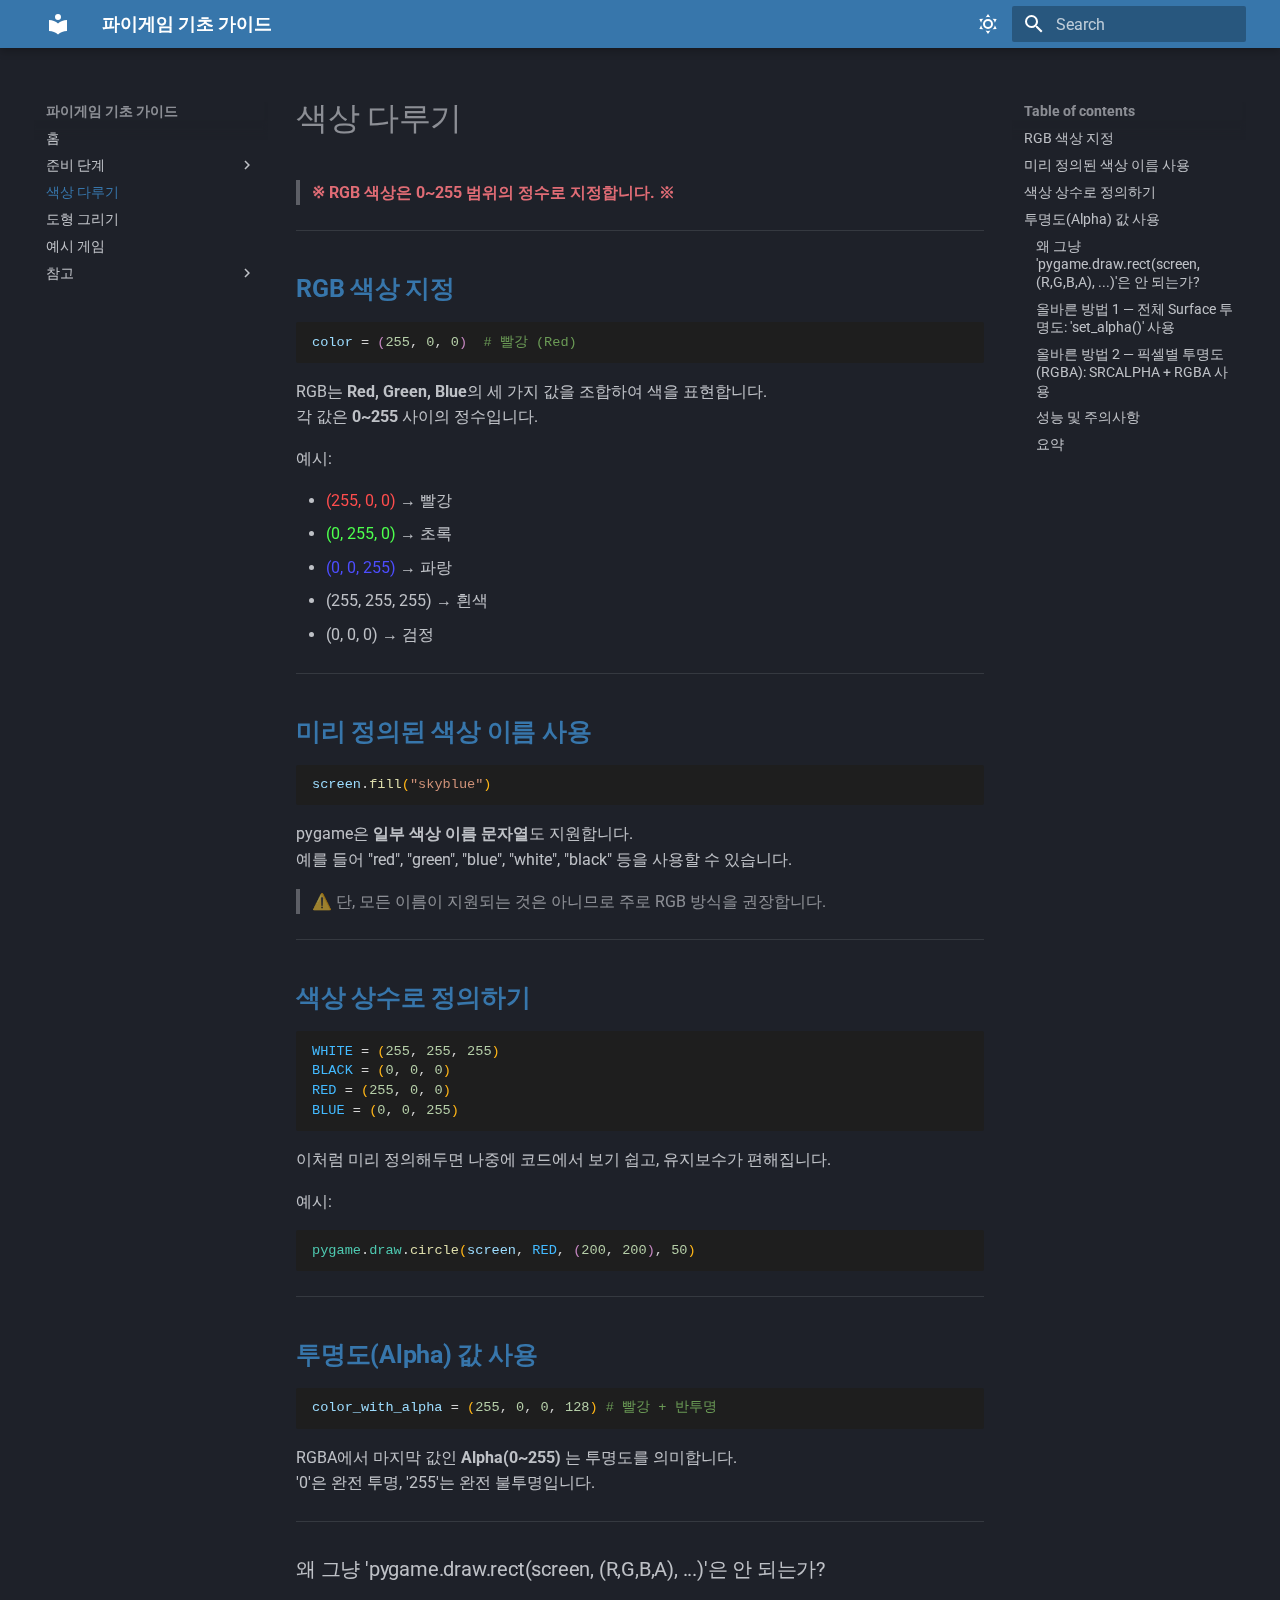
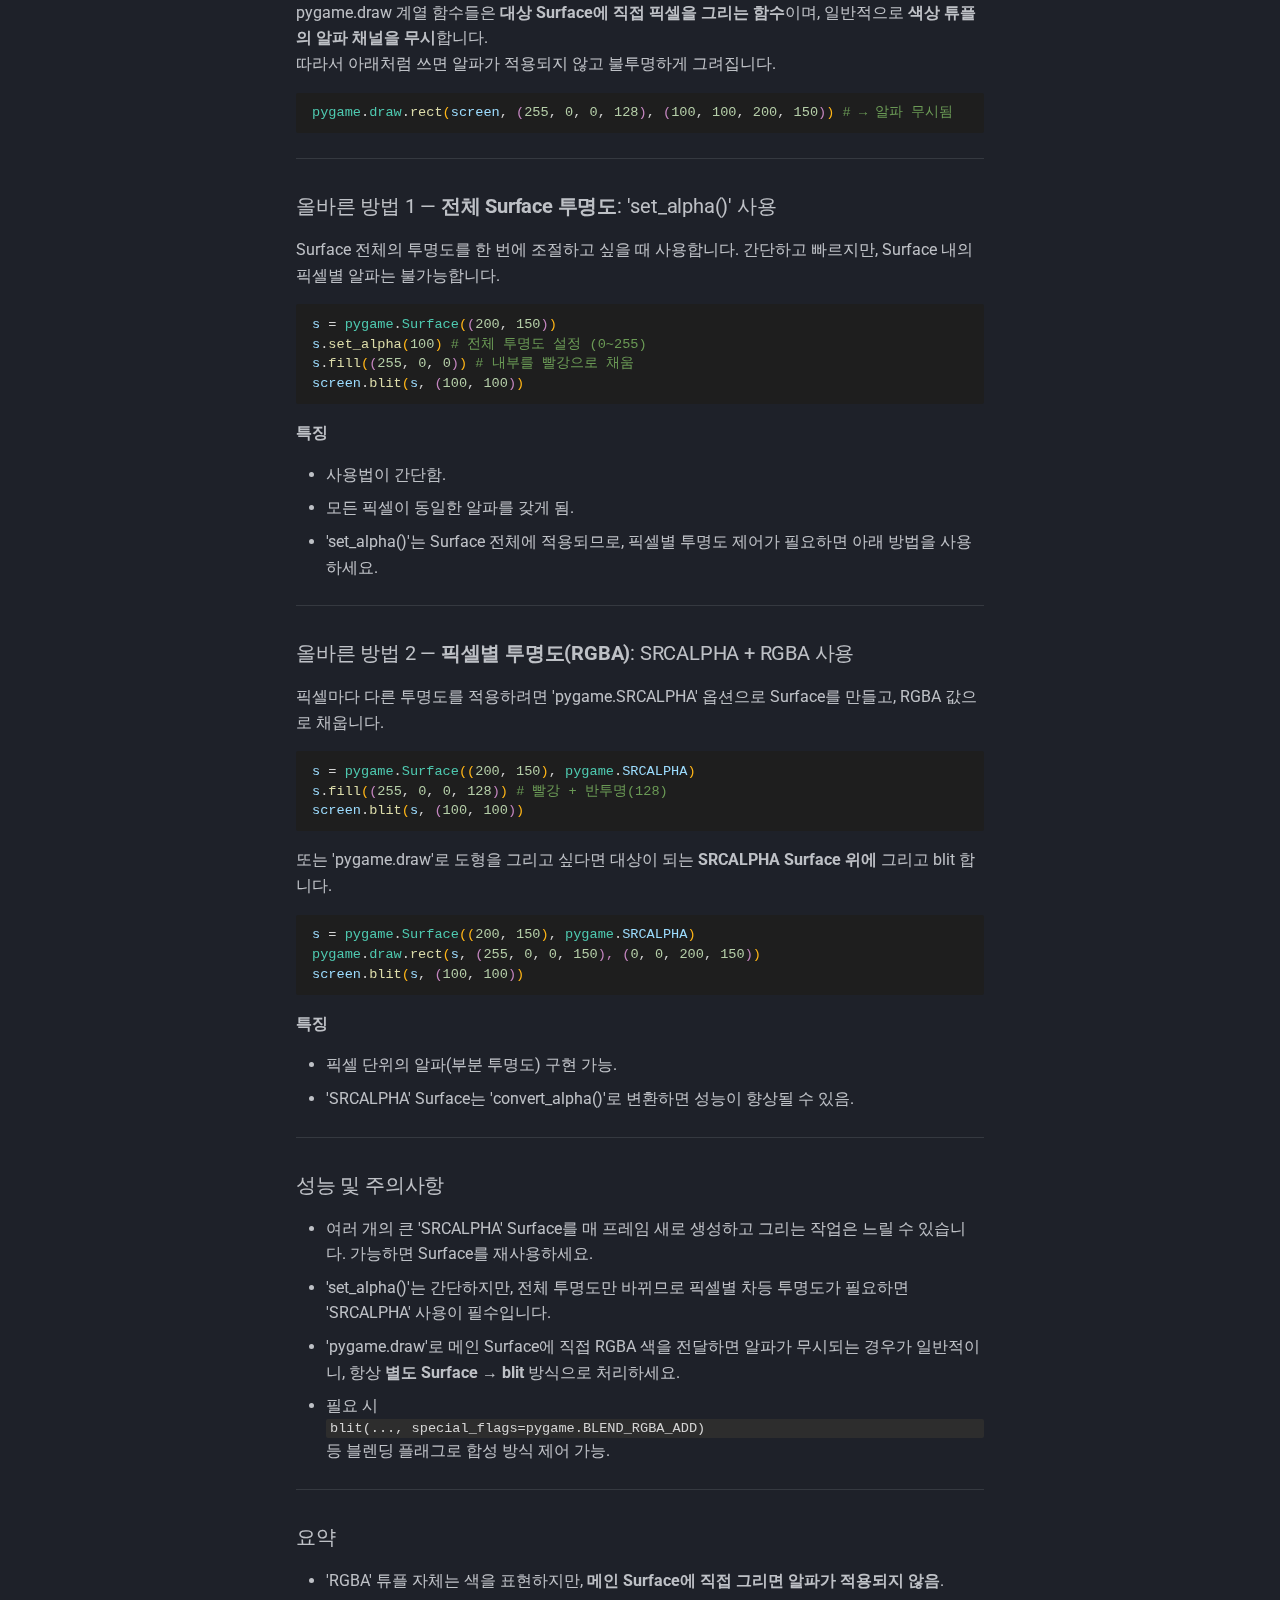
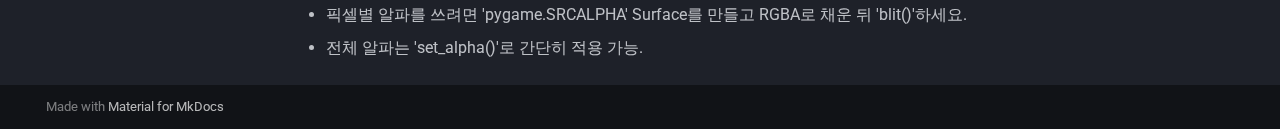
<file: 색상_다루기/index.html>
<!doctype html>
<html lang="en" class="no-js">
  <head>
    
      <meta charset="utf-8">
      <meta name="viewport" content="width=device-width,initial-scale=1">
      
      
      
      
        <link rel="prev" href="../%EC%A4%80%EB%B9%84_%EB%8B%A8%EA%B3%84/%EA%B8%B0%EB%B3%B8_%ED%8B%80_%EB%A7%8C%EB%93%A4%EA%B8%B0/">
      
      
        <link rel="next" href="../%EB%8F%84%ED%98%95_%EA%B7%B8%EB%A6%AC%EA%B8%B0/">
      
      
      <link rel="icon" href="../assets/images/favicon.png">
      <meta name="generator" content="mkdocs-1.6.1, mkdocs-material-9.6.19">
    
    
      
        <title>색상 다루기 - 파이게임 기초 가이드</title>
      
    
    
      <link rel="stylesheet" href="../assets/stylesheets/main.7e37652d.min.css">
      
        
        <link rel="stylesheet" href="../assets/stylesheets/palette.06af60db.min.css">
      
      


    
    
      
    
    
      
        
        
        <link rel="preconnect" href="https://fonts.gstatic.com" crossorigin>
        <link rel="stylesheet" href="https://fonts.googleapis.com/css?family=Roboto:300,300i,400,400i,700,700i%7CRoboto+Mono:400,400i,700,700i&display=fallback">
        <style>:root{--md-text-font:"Roboto";--md-code-font:"Roboto Mono"}</style>
      
    
    
      <link rel="stylesheet" href="../stylesheets/extra.css">
    
    <script>__md_scope=new URL("..",location),__md_hash=e=>[...e].reduce(((e,_)=>(e<<5)-e+_.charCodeAt(0)),0),__md_get=(e,_=localStorage,t=__md_scope)=>JSON.parse(_.getItem(t.pathname+"."+e)),__md_set=(e,_,t=localStorage,a=__md_scope)=>{try{t.setItem(a.pathname+"."+e,JSON.stringify(_))}catch(e){}}</script>
    
      

    
    
    
  </head>
  
  
    
    
      
    
    
    
    
    <body dir="ltr" data-md-color-scheme="slate" data-md-color-primary="custom" data-md-color-accent="deep-purple">
  
    
    <input class="md-toggle" data-md-toggle="drawer" type="checkbox" id="__drawer" autocomplete="off">
    <input class="md-toggle" data-md-toggle="search" type="checkbox" id="__search" autocomplete="off">
    <label class="md-overlay" for="__drawer"></label>
    <div data-md-component="skip">
      
        
        <a href="#_1" class="md-skip">
          Skip to content
        </a>
      
    </div>
    <div data-md-component="announce">
      
    </div>
    
    
      

  

<header class="md-header md-header--shadow" data-md-component="header">
  <nav class="md-header__inner md-grid" aria-label="Header">
    <a href=".." title="파이게임 기초 가이드" class="md-header__button md-logo" aria-label="파이게임 기초 가이드" data-md-component="logo">
      
  
  <svg xmlns="http://www.w3.org/2000/svg" viewBox="0 0 24 24"><path d="M12 8a3 3 0 0 0 3-3 3 3 0 0 0-3-3 3 3 0 0 0-3 3 3 3 0 0 0 3 3m0 3.54C9.64 9.35 6.5 8 3 8v11c3.5 0 6.64 1.35 9 3.54 2.36-2.19 5.5-3.54 9-3.54V8c-3.5 0-6.64 1.35-9 3.54"/></svg>

    </a>
    <label class="md-header__button md-icon" for="__drawer">
      
      <svg xmlns="http://www.w3.org/2000/svg" viewBox="0 0 24 24"><path d="M3 6h18v2H3zm0 5h18v2H3zm0 5h18v2H3z"/></svg>
    </label>
    <div class="md-header__title" data-md-component="header-title">
      <div class="md-header__ellipsis">
        <div class="md-header__topic">
          <span class="md-ellipsis">
            파이게임 기초 가이드
          </span>
        </div>
        <div class="md-header__topic" data-md-component="header-topic">
          <span class="md-ellipsis">
            
              색상 다루기
            
          </span>
        </div>
      </div>
    </div>
    
      
        <form class="md-header__option" data-md-component="palette">
  
    
    
    
    <input class="md-option" data-md-color-media="" data-md-color-scheme="slate" data-md-color-primary="custom" data-md-color-accent="deep-purple"  aria-label="라이트 모드로 전환"  type="radio" name="__palette" id="__palette_0">
    
      <label class="md-header__button md-icon" title="라이트 모드로 전환" for="__palette_1" hidden>
        <svg xmlns="http://www.w3.org/2000/svg" viewBox="0 0 24 24"><path d="M12 7a5 5 0 0 1 5 5 5 5 0 0 1-5 5 5 5 0 0 1-5-5 5 5 0 0 1 5-5m0 2a3 3 0 0 0-3 3 3 3 0 0 0 3 3 3 3 0 0 0 3-3 3 3 0 0 0-3-3m0-7 2.39 3.42C13.65 5.15 12.84 5 12 5s-1.65.15-2.39.42zM3.34 7l4.16-.35A7.2 7.2 0 0 0 5.94 8.5c-.44.74-.69 1.5-.83 2.29zm.02 10 1.76-3.77a7.131 7.131 0 0 0 2.38 4.14zM20.65 7l-1.77 3.79a7.02 7.02 0 0 0-2.38-4.15zm-.01 10-4.14.36c.59-.51 1.12-1.14 1.54-1.86.42-.73.69-1.5.83-2.29zM12 22l-2.41-3.44c.74.27 1.55.44 2.41.44.82 0 1.63-.17 2.37-.44z"/></svg>
      </label>
    
  
    
    
    
    <input class="md-option" data-md-color-media="" data-md-color-scheme="default" data-md-color-primary="custom" data-md-color-accent="deep-purple"  aria-label="다크 모드로 전환"  type="radio" name="__palette" id="__palette_1">
    
      <label class="md-header__button md-icon" title="다크 모드로 전환" for="__palette_0" hidden>
        <svg xmlns="http://www.w3.org/2000/svg" viewBox="0 0 24 24"><path d="m17.75 4.09-2.53 1.94.91 3.06-2.63-1.81-2.63 1.81.91-3.06-2.53-1.94L12.44 4l1.06-3 1.06 3zm3.5 6.91-1.64 1.25.59 1.98-1.7-1.17-1.7 1.17.59-1.98L15.75 11l2.06-.05L18.5 9l.69 1.95zm-2.28 4.95c.83-.08 1.72 1.1 1.19 1.85-.32.45-.66.87-1.08 1.27C15.17 23 8.84 23 4.94 19.07c-3.91-3.9-3.91-10.24 0-14.14.4-.4.82-.76 1.27-1.08.75-.53 1.93.36 1.85 1.19-.27 2.86.69 5.83 2.89 8.02a9.96 9.96 0 0 0 8.02 2.89m-1.64 2.02a12.08 12.08 0 0 1-7.8-3.47c-2.17-2.19-3.33-5-3.49-7.82-2.81 3.14-2.7 7.96.31 10.98 3.02 3.01 7.84 3.12 10.98.31"/></svg>
      </label>
    
  
</form>
      
    
    
      <script>var palette=__md_get("__palette");if(palette&&palette.color){if("(prefers-color-scheme)"===palette.color.media){var media=matchMedia("(prefers-color-scheme: light)"),input=document.querySelector(media.matches?"[data-md-color-media='(prefers-color-scheme: light)']":"[data-md-color-media='(prefers-color-scheme: dark)']");palette.color.media=input.getAttribute("data-md-color-media"),palette.color.scheme=input.getAttribute("data-md-color-scheme"),palette.color.primary=input.getAttribute("data-md-color-primary"),palette.color.accent=input.getAttribute("data-md-color-accent")}for(var[key,value]of Object.entries(palette.color))document.body.setAttribute("data-md-color-"+key,value)}</script>
    
    
    
      
      
        <label class="md-header__button md-icon" for="__search">
          
          <svg xmlns="http://www.w3.org/2000/svg" viewBox="0 0 24 24"><path d="M9.5 3A6.5 6.5 0 0 1 16 9.5c0 1.61-.59 3.09-1.56 4.23l.27.27h.79l5 5-1.5 1.5-5-5v-.79l-.27-.27A6.52 6.52 0 0 1 9.5 16 6.5 6.5 0 0 1 3 9.5 6.5 6.5 0 0 1 9.5 3m0 2C7 5 5 7 5 9.5S7 14 9.5 14 14 12 14 9.5 12 5 9.5 5"/></svg>
        </label>
        <div class="md-search" data-md-component="search" role="dialog">
  <label class="md-search__overlay" for="__search"></label>
  <div class="md-search__inner" role="search">
    <form class="md-search__form" name="search">
      <input type="text" class="md-search__input" name="query" aria-label="Search" placeholder="Search" autocapitalize="off" autocorrect="off" autocomplete="off" spellcheck="false" data-md-component="search-query" required>
      <label class="md-search__icon md-icon" for="__search">
        
        <svg xmlns="http://www.w3.org/2000/svg" viewBox="0 0 24 24"><path d="M9.5 3A6.5 6.5 0 0 1 16 9.5c0 1.61-.59 3.09-1.56 4.23l.27.27h.79l5 5-1.5 1.5-5-5v-.79l-.27-.27A6.52 6.52 0 0 1 9.5 16 6.5 6.5 0 0 1 3 9.5 6.5 6.5 0 0 1 9.5 3m0 2C7 5 5 7 5 9.5S7 14 9.5 14 14 12 14 9.5 12 5 9.5 5"/></svg>
        
        <svg xmlns="http://www.w3.org/2000/svg" viewBox="0 0 24 24"><path d="M20 11v2H8l5.5 5.5-1.42 1.42L4.16 12l7.92-7.92L13.5 5.5 8 11z"/></svg>
      </label>
      <nav class="md-search__options" aria-label="Search">
        
        <button type="reset" class="md-search__icon md-icon" title="Clear" aria-label="Clear" tabindex="-1">
          
          <svg xmlns="http://www.w3.org/2000/svg" viewBox="0 0 24 24"><path d="M19 6.41 17.59 5 12 10.59 6.41 5 5 6.41 10.59 12 5 17.59 6.41 19 12 13.41 17.59 19 19 17.59 13.41 12z"/></svg>
        </button>
      </nav>
      
    </form>
    <div class="md-search__output">
      <div class="md-search__scrollwrap" tabindex="0" data-md-scrollfix>
        <div class="md-search-result" data-md-component="search-result">
          <div class="md-search-result__meta">
            Initializing search
          </div>
          <ol class="md-search-result__list" role="presentation"></ol>
        </div>
      </div>
    </div>
  </div>
</div>
      
    
    
  </nav>
  
</header>
    
    <div class="md-container" data-md-component="container">
      
      
        
          
        
      
      <main class="md-main" data-md-component="main">
        <div class="md-main__inner md-grid">
          
            
              
              <div class="md-sidebar md-sidebar--primary" data-md-component="sidebar" data-md-type="navigation" >
                <div class="md-sidebar__scrollwrap">
                  <div class="md-sidebar__inner">
                    



<nav class="md-nav md-nav--primary" aria-label="Navigation" data-md-level="0">
  <label class="md-nav__title" for="__drawer">
    <a href=".." title="파이게임 기초 가이드" class="md-nav__button md-logo" aria-label="파이게임 기초 가이드" data-md-component="logo">
      
  
  <svg xmlns="http://www.w3.org/2000/svg" viewBox="0 0 24 24"><path d="M12 8a3 3 0 0 0 3-3 3 3 0 0 0-3-3 3 3 0 0 0-3 3 3 3 0 0 0 3 3m0 3.54C9.64 9.35 6.5 8 3 8v11c3.5 0 6.64 1.35 9 3.54 2.36-2.19 5.5-3.54 9-3.54V8c-3.5 0-6.64 1.35-9 3.54"/></svg>

    </a>
    파이게임 기초 가이드
  </label>
  
  <ul class="md-nav__list" data-md-scrollfix>
    
      
      
  
  
  
  
    <li class="md-nav__item">
      <a href=".." class="md-nav__link">
        
  
  
  <span class="md-ellipsis">
    홈
    
  </span>
  

      </a>
    </li>
  

    
      
      
  
  
  
  
    
    
    
    
    
    <li class="md-nav__item md-nav__item--nested">
      
        
        
        <input class="md-nav__toggle md-toggle " type="checkbox" id="__nav_2" >
        
          
          <label class="md-nav__link" for="__nav_2" id="__nav_2_label" tabindex="0">
            
  
  
  <span class="md-ellipsis">
    준비 단계
    
  </span>
  

            <span class="md-nav__icon md-icon"></span>
          </label>
        
        <nav class="md-nav" data-md-level="1" aria-labelledby="__nav_2_label" aria-expanded="false">
          <label class="md-nav__title" for="__nav_2">
            <span class="md-nav__icon md-icon"></span>
            준비 단계
          </label>
          <ul class="md-nav__list" data-md-scrollfix>
            
              
                
  
  
  
  
    <li class="md-nav__item">
      <a href="../%EC%A4%80%EB%B9%84_%EB%8B%A8%EA%B3%84/%EB%9D%BC%EC%9D%B4%EB%B8%8C%EB%9F%AC%EB%A6%AC_%EC%84%A4%EC%B9%98%ED%95%98%EA%B8%B0/" class="md-nav__link">
        
  
  
  <span class="md-ellipsis">
    라이브러리 설치하기
    
  </span>
  

      </a>
    </li>
  

              
            
              
                
  
  
  
  
    <li class="md-nav__item">
      <a href="../%EC%A4%80%EB%B9%84_%EB%8B%A8%EA%B3%84/%EA%B8%B0%EB%B3%B8_%ED%8B%80_%EB%A7%8C%EB%93%A4%EA%B8%B0/" class="md-nav__link">
        
  
  
  <span class="md-ellipsis">
    기본 틀 만들기
    
  </span>
  

      </a>
    </li>
  

              
            
          </ul>
        </nav>
      
    </li>
  

    
      
      
  
  
    
  
  
  
    <li class="md-nav__item md-nav__item--active">
      
      <input class="md-nav__toggle md-toggle" type="checkbox" id="__toc">
      
      
        
      
      
        <label class="md-nav__link md-nav__link--active" for="__toc">
          
  
  
  <span class="md-ellipsis">
    색상 다루기
    
  </span>
  

          <span class="md-nav__icon md-icon"></span>
        </label>
      
      <a href="./" class="md-nav__link md-nav__link--active">
        
  
  
  <span class="md-ellipsis">
    색상 다루기
    
  </span>
  

      </a>
      
        

<nav class="md-nav md-nav--secondary" aria-label="Table of contents">
  
  
  
    
  
  
    <label class="md-nav__title" for="__toc">
      <span class="md-nav__icon md-icon"></span>
      Table of contents
    </label>
    <ul class="md-nav__list" data-md-component="toc" data-md-scrollfix>
      
        <li class="md-nav__item">
  <a href="#rgb" class="md-nav__link">
    <span class="md-ellipsis">
      RGB 색상 지정
    </span>
  </a>
  
</li>
      
        <li class="md-nav__item">
  <a href="#_2" class="md-nav__link">
    <span class="md-ellipsis">
      미리 정의된 색상 이름 사용
    </span>
  </a>
  
</li>
      
        <li class="md-nav__item">
  <a href="#_3" class="md-nav__link">
    <span class="md-ellipsis">
      색상 상수로 정의하기
    </span>
  </a>
  
</li>
      
        <li class="md-nav__item">
  <a href="#alpha" class="md-nav__link">
    <span class="md-ellipsis">
      투명도(Alpha) 값 사용
    </span>
  </a>
  
    <nav class="md-nav" aria-label="투명도(Alpha) 값 사용">
      <ul class="md-nav__list">
        
          <li class="md-nav__item">
  <a href="#pygamedrawrectscreen-rgba" class="md-nav__link">
    <span class="md-ellipsis">
      왜 그냥 'pygame.draw.rect(screen, (R,G,B,A), ...)'은 안 되는가?
    </span>
  </a>
  
</li>
        
          <li class="md-nav__item">
  <a href="#1-surface-set_alpha" class="md-nav__link">
    <span class="md-ellipsis">
      올바른 방법 1 — 전체 Surface 투명도: 'set_alpha()' 사용
    </span>
  </a>
  
</li>
        
          <li class="md-nav__item">
  <a href="#2-rgba-srcalpha-rgba" class="md-nav__link">
    <span class="md-ellipsis">
      올바른 방법 2 — 픽셀별 투명도(RGBA): SRCALPHA + RGBA 사용
    </span>
  </a>
  
</li>
        
          <li class="md-nav__item">
  <a href="#_4" class="md-nav__link">
    <span class="md-ellipsis">
      성능 및 주의사항
    </span>
  </a>
  
</li>
        
          <li class="md-nav__item">
  <a href="#_5" class="md-nav__link">
    <span class="md-ellipsis">
      요약
    </span>
  </a>
  
</li>
        
      </ul>
    </nav>
  
</li>
      
    </ul>
  
</nav>
      
    </li>
  

    
      
      
  
  
  
  
    <li class="md-nav__item">
      <a href="../%EB%8F%84%ED%98%95_%EA%B7%B8%EB%A6%AC%EA%B8%B0/" class="md-nav__link">
        
  
  
  <span class="md-ellipsis">
    도형 그리기
    
  </span>
  

      </a>
    </li>
  

    
      
      
  
  
  
  
    <li class="md-nav__item">
      <a href="../%EC%98%88%EC%8B%9C_%EA%B2%8C%EC%9E%84/%EB%8B%A4%EB%A5%B8_%EC%83%89%EA%B9%94_%EC%B0%BE%EA%B8%B0/" class="md-nav__link">
        
  
  
  <span class="md-ellipsis">
    예시 게임
    
  </span>
  

      </a>
    </li>
  

    
      
      
  
  
  
  
    
    
    
    
    
    <li class="md-nav__item md-nav__item--nested">
      
        
        
        <input class="md-nav__toggle md-toggle " type="checkbox" id="__nav_6" >
        
          
          <label class="md-nav__link" for="__nav_6" id="__nav_6_label" tabindex="0">
            
  
  
  <span class="md-ellipsis">
    참고
    
  </span>
  

            <span class="md-nav__icon md-icon"></span>
          </label>
        
        <nav class="md-nav" data-md-level="1" aria-labelledby="__nav_6_label" aria-expanded="false">
          <label class="md-nav__title" for="__nav_6">
            <span class="md-nav__icon md-icon"></span>
            참고
          </label>
          <ul class="md-nav__list" data-md-scrollfix>
            
              
                
  
  
  
  
    <li class="md-nav__item">
      <a href="../%EC%B0%B8%EA%B3%A0/%EA%B8%B0%EB%B3%B8_%ED%8B%80_%EC%83%81%EC%84%B8_%EC%84%A4%EB%AA%85/" class="md-nav__link">
        
  
  
  <span class="md-ellipsis">
    기본 틀 상세 설명
    
  </span>
  

      </a>
    </li>
  

              
            
          </ul>
        </nav>
      
    </li>
  

    
  </ul>
</nav>
                  </div>
                </div>
              </div>
            
            
              
              <div class="md-sidebar md-sidebar--secondary" data-md-component="sidebar" data-md-type="toc" >
                <div class="md-sidebar__scrollwrap">
                  <div class="md-sidebar__inner">
                    

<nav class="md-nav md-nav--secondary" aria-label="Table of contents">
  
  
  
    
  
  
    <label class="md-nav__title" for="__toc">
      <span class="md-nav__icon md-icon"></span>
      Table of contents
    </label>
    <ul class="md-nav__list" data-md-component="toc" data-md-scrollfix>
      
        <li class="md-nav__item">
  <a href="#rgb" class="md-nav__link">
    <span class="md-ellipsis">
      RGB 색상 지정
    </span>
  </a>
  
</li>
      
        <li class="md-nav__item">
  <a href="#_2" class="md-nav__link">
    <span class="md-ellipsis">
      미리 정의된 색상 이름 사용
    </span>
  </a>
  
</li>
      
        <li class="md-nav__item">
  <a href="#_3" class="md-nav__link">
    <span class="md-ellipsis">
      색상 상수로 정의하기
    </span>
  </a>
  
</li>
      
        <li class="md-nav__item">
  <a href="#alpha" class="md-nav__link">
    <span class="md-ellipsis">
      투명도(Alpha) 값 사용
    </span>
  </a>
  
    <nav class="md-nav" aria-label="투명도(Alpha) 값 사용">
      <ul class="md-nav__list">
        
          <li class="md-nav__item">
  <a href="#pygamedrawrectscreen-rgba" class="md-nav__link">
    <span class="md-ellipsis">
      왜 그냥 'pygame.draw.rect(screen, (R,G,B,A), ...)'은 안 되는가?
    </span>
  </a>
  
</li>
        
          <li class="md-nav__item">
  <a href="#1-surface-set_alpha" class="md-nav__link">
    <span class="md-ellipsis">
      올바른 방법 1 — 전체 Surface 투명도: 'set_alpha()' 사용
    </span>
  </a>
  
</li>
        
          <li class="md-nav__item">
  <a href="#2-rgba-srcalpha-rgba" class="md-nav__link">
    <span class="md-ellipsis">
      올바른 방법 2 — 픽셀별 투명도(RGBA): SRCALPHA + RGBA 사용
    </span>
  </a>
  
</li>
        
          <li class="md-nav__item">
  <a href="#_4" class="md-nav__link">
    <span class="md-ellipsis">
      성능 및 주의사항
    </span>
  </a>
  
</li>
        
          <li class="md-nav__item">
  <a href="#_5" class="md-nav__link">
    <span class="md-ellipsis">
      요약
    </span>
  </a>
  
</li>
        
      </ul>
    </nav>
  
</li>
      
    </ul>
  
</nav>
                  </div>
                </div>
              </div>
            
          
          
            <div class="md-content" data-md-component="content">
              <article class="md-content__inner md-typeset">
                
                  



<h1 id="_1"><strong>색상 다루기</strong></h1>
<blockquote>
<p><span class="caution">※ RGB 색상은 0~255 범위의 정수로 지정합니다. ※</span></p>
</blockquote>
<hr />
<h2 id="rgb"><span class="title">RGB 색상 지정</span></h2>
<pre><code><span class="v">color</span> = <span class="pg">(</span><span class="n">255</span>, <span class="n">0</span>, <span class="n">0</span><span class="pg">)</span>  <span class="c"># 빨강 (Red)</span></code></pre>

<p>RGB는 <strong>Red, Green, Blue</strong>의 세 가지 값을 조합하여 색을 표현합니다.<br />
각 값은 <strong>0~255</strong> 사이의 정수입니다.  </p>
<p>예시:</p>
<ul>
<li><span style="color:#ff4d4d;">(255, 0, 0)</span> → 빨강</li>
<li><span style="color:#4dff4d;">(0, 255, 0)</span> → 초록</li>
<li><span style="color:#4d4dff;">(0, 0, 255)</span> → 파랑</li>
<li>(255, 255, 255) → 흰색</li>
<li>(0, 0, 0) → 검정</li>
</ul>
<hr />
<h2 id="_2"><span class="title">미리 정의된 색상 이름 사용</span></h2>
<pre><code><span class="v">screen</span>.<span class="f">fill</span><span class="pf">(</span><span class="s">"skyblue"</span><span class="pf">)</span></code></pre>

<p>pygame은 <strong>일부 색상 이름 문자열</strong>도 지원합니다.<br />
예를 들어 "red", "green", "blue", "white", "black" 등을 사용할 수 있습니다.  </p>
<blockquote>
<p>⚠️ 단, 모든 이름이 지원되는 것은 아니므로 주로 RGB 방식을 권장합니다.</p>
</blockquote>
<hr />
<h2 id="_3"><span class="title">색상 상수로 정의하기</span></h2>
<pre><code><span class="vb">WHITE</span> = <span class="pf">(</span><span class="n">255</span>, <span class="n">255</span>, <span class="n">255</span><span class="pf">)</span>
<span class="vb">BLACK</span> = <span class="pf">(</span><span class="n">0</span>, <span class="n">0</span>, <span class="n">0</span><span class="pf">)</span>
<span class="vb">RED</span> = <span class="pf">(</span><span class="n">255</span>, <span class="n">0</span>, <span class="n">0</span><span class="pf">)</span>
<span class="vb">BLUE</span> = <span class="pf">(</span><span class="n">0</span>, <span class="n">0</span>, <span class="n">255</span><span class="pf">)</span></code></pre>

<p>이처럼 미리 정의해두면 나중에 코드에서 보기 쉽고, 유지보수가 편해집니다.  </p>
<p>예시:</p>
<pre><code><span class="l">pygame</span>.<span class="l">draw</span>.<span class="f">circle</span><span class="pf">(</span><span class="v">screen</span>, <span class="vb">RED</span>, <span class="pg">(</span><span class="n">200</span>, <span class="n">200</span><span class="pg">)</span>, <span class="n">50</span><span class="pf">)</span></code></pre>

<hr />
<h2 id="alpha"><span class="title">투명도(Alpha) 값 사용</span></h2>
<pre><code><span class="v">color_with_alpha</span> = <span class="pf">(</span><span class="n">255</span>, <span class="n">0</span>, <span class="n">0</span>, <span class="n">128</span><span class="pf">)</span> <span class="c"># 빨강 + 반투명</span></code></pre>

<p>RGBA에서 마지막 값인 <strong>Alpha(0~255)</strong> 는 투명도를 의미합니다.<br />
'0'은 완전 투명, '255'는 완전 불투명입니다.  </p>
<hr />
<h3 id="pygamedrawrectscreen-rgba">왜 그냥 'pygame.draw.rect(screen, (R,G,B,A), ...)'은 안 되는가?</h3>
<p>pygame.draw 계열 함수들은 <strong>대상 Surface에 직접 픽셀을 그리는 함수</strong>이며, 일반적으로 <strong>색상 튜플의 알파 채널을 무시</strong>합니다.<br />
따라서 아래처럼 쓰면 알파가 적용되지 않고 불투명하게 그려집니다.  </p>
<pre><code><span class="l">pygame</span>.<span class="l">draw</span>.<span class="f">rect</span><span class="pf">(</span><span class="v">screen</span>, <span class="pg">(</span><span class="n">255</span>, <span class="n">0</span>, <span class="n">0</span>, <span class="n">128</span><span class="pg">)</span>, <span class="pg">(</span><span class="n">100</span>, <span class="n">100</span>, <span class="n">200</span>, <span class="n">150</span><span class="pg">)</span><span class="pf">)</span> <span class="c"># → 알파 무시됨</span></code></pre>

<hr />
<h3 id="1-surface-set_alpha">올바른 방법 1 — <strong>전체 Surface 투명도</strong>: 'set_alpha()' 사용</h3>
<p>Surface 전체의 투명도를 한 번에 조절하고 싶을 때 사용합니다. 간단하고 빠르지만, Surface 내의 픽셀별 알파는 불가능합니다.</p>
<pre><code><span class="v">s</span> = <span class="l">pygame</span>.<span class="l">Surface</span><span class="pf">(</span><span class="pg">(</span><span class="n">200</span>, <span class="n">150</span><span class="pg">)</span><span class="pf">)</span>
<span class="v">s</span>.<span class="f">set_alpha</span><span class="pf">(</span><span class="n">100</span><span class="pf">)</span> <span class="c"># 전체 투명도 설정 (0~255)</span>
<span class="v">s</span>.<span class="f">fill</span><span class="pf">(</span><span class="pg">(</span><span class="n">255</span>, <span class="n">0</span>, <span class="n">0</span><span class="pg">)</span><span class="pf">)</span> <span class="c"># 내부를 빨강으로 채움</span>
<span class="v">screen</span>.<span class="f">blit</span><span class="pf">(</span><span class="v">s</span>, <span class="pg">(</span><span class="n">100</span>, <span class="n">100</span><span class="pg">)</span><span class="pf">)</span></code></pre>

<p><strong>특징</strong></p>
<ul>
<li>사용법이 간단함.</li>
<li>모든 픽셀이 동일한 알파를 갖게 됨.</li>
<li>'set_alpha()'는 Surface 전체에 적용되므로, 픽셀별 투명도 제어가 필요하면 아래 방법을 사용하세요.</li>
</ul>
<hr />
<h3 id="2-rgba-srcalpha-rgba">올바른 방법 2 — <strong>픽셀별 투명도(RGBA)</strong>: SRCALPHA + RGBA 사용</h3>
<p>픽셀마다 다른 투명도를 적용하려면 'pygame.SRCALPHA' 옵션으로 Surface를 만들고, RGBA 값으로 채웁니다.  </p>
<pre><code><span class="v">s</span> = <span class="l">pygame</span>.<span class="l">Surface</span><span class="pf">((</span><span class="n">200</span>, <span class="n">150</span><span class="pf">)</span>, <span class="l">pygame</span>.<span class="v">SRCALPHA</span><span class="pf">)</span>
<span class="v">s</span>.<span class="f">fill</span><span class="pf">(</span><span class="pg">(</span><span class="n">255</span>, <span class="n">0</span>, <span class="n">0</span>, <span class="n">128</span><span class="pg">)</span><span class="pf">)</span> <span class="c"># 빨강 + 반투명(128)</span>
<span class="v">screen</span>.<span class="f">blit</span><span class="pf">(</span><span class="v">s</span>, <span class="pg">(</span><span class="n">100</span>, <span class="n">100</span><span class="pg">)</span><span class="pf">)</span></code></pre>

<p>또는 'pygame.draw'로 도형을 그리고 싶다면 대상이 되는 <strong>SRCALPHA Surface 위에</strong> 그리고 blit 합니다.  </p>
<pre><code><span class="v">s</span> = <span class="l">pygame</span>.<span class="l">Surface</span><span class="pf">((</span><span class="n">200</span>, <span class="n">150</span><span class="pf">)</span>, <span class="l">pygame</span>.<span class="v">SRCALPHA</span><span class="pf">)</span>
<span class="l">pygame</span>.<span class="l">draw</span>.<span class="f">rect</span><span class="pf">(</span><span class="v">s</span>, <span class="pg">(</span><span class="n">255</span>, <span class="n">0</span>, <span class="n">0</span>, <span class="n">150</span><span class="pg">),</span> <span class="pg">(</span><span class="n">0</span>, <span class="n">0</span>, <span class="n">200</span>, <span class="n">150</span><span class="pg">)</span><span class="pf">)</span>
<span class="v">screen</span>.<span class="f">blit</span><span class="pf">(</span><span class="v">s</span>, <span class="pg">(</span><span class="n">100</span>, <span class="n">100</span><span class="pg">)</span><span class="pf">)</span></code></pre>

<p><strong>특징</strong></p>
<ul>
<li>픽셀 단위의 알파(부분 투명도) 구현 가능.  </li>
<li>'SRCALPHA' Surface는 'convert_alpha()'로 변환하면 성능이 향상될 수 있음.  </li>
</ul>
<hr />
<h3 id="_4">성능 및 주의사항</h3>
<ul>
<li>여러 개의 큰 'SRCALPHA' Surface를 매 프레임 새로 생성하고 그리는 작업은 느릴 수 있습니다. 가능하면 Surface를 재사용하세요.  </li>
<li>'set_alpha()'는 간단하지만, 전체 투명도만 바뀌므로 픽셀별 차등 투명도가 필요하면 'SRCALPHA' 사용이 필수입니다.  </li>
<li>'pygame.draw'로 메인 Surface에 직접 RGBA 색을 전달하면 알파가 무시되는 경우가 일반적이니, 항상 <strong>별도 Surface → blit</strong> 방식으로 처리하세요.</li>
<li>필요 시 <code>blit(..., special_flags=pygame.BLEND_RGBA_ADD)</code> 등 블렌딩 플래그로 합성 방식 제어 가능.</li>
</ul>
<hr />
<h3 id="_5">요약</h3>
<ul>
<li>'RGBA' 튜플 자체는 색을 표현하지만, <strong>메인 Surface에 직접 그리면 알파가 적용되지 않음</strong>.</li>
<li>픽셀별 알파를 쓰려면 'pygame.SRCALPHA' Surface를 만들고 RGBA로 채운 뒤 'blit()'하세요.</li>
<li>전체 알파는 'set_alpha()'로 간단히 적용 가능.</li>
</ul>












                
              </article>
            </div>
          
          
<script>var target=document.getElementById(location.hash.slice(1));target&&target.name&&(target.checked=target.name.startsWith("__tabbed_"))</script>
        </div>
        
      </main>
      
        <footer class="md-footer">
  
  <div class="md-footer-meta md-typeset">
    <div class="md-footer-meta__inner md-grid">
      <div class="md-copyright">
  
  
    Made with
    <a href="https://squidfunk.github.io/mkdocs-material/" target="_blank" rel="noopener">
      Material for MkDocs
    </a>
  
</div>
      
    </div>
  </div>
</footer>
      
    </div>
    <div class="md-dialog" data-md-component="dialog">
      <div class="md-dialog__inner md-typeset"></div>
    </div>
    
    
    
      
      <script id="__config" type="application/json">{"base": "..", "features": [], "search": "../assets/javascripts/workers/search.973d3a69.min.js", "tags": null, "translations": {"clipboard.copied": "Copied to clipboard", "clipboard.copy": "Copy to clipboard", "search.result.more.one": "1 more on this page", "search.result.more.other": "# more on this page", "search.result.none": "No matching documents", "search.result.one": "1 matching document", "search.result.other": "# matching documents", "search.result.placeholder": "Type to start searching", "search.result.term.missing": "Missing", "select.version": "Select version"}, "version": null}</script>
    
    
      <script src="../assets/javascripts/bundle.92b07e13.min.js"></script>
      
        <script src="../assets/js/copy-code.js"></script>
      
    
  </body>
</html>
</file>
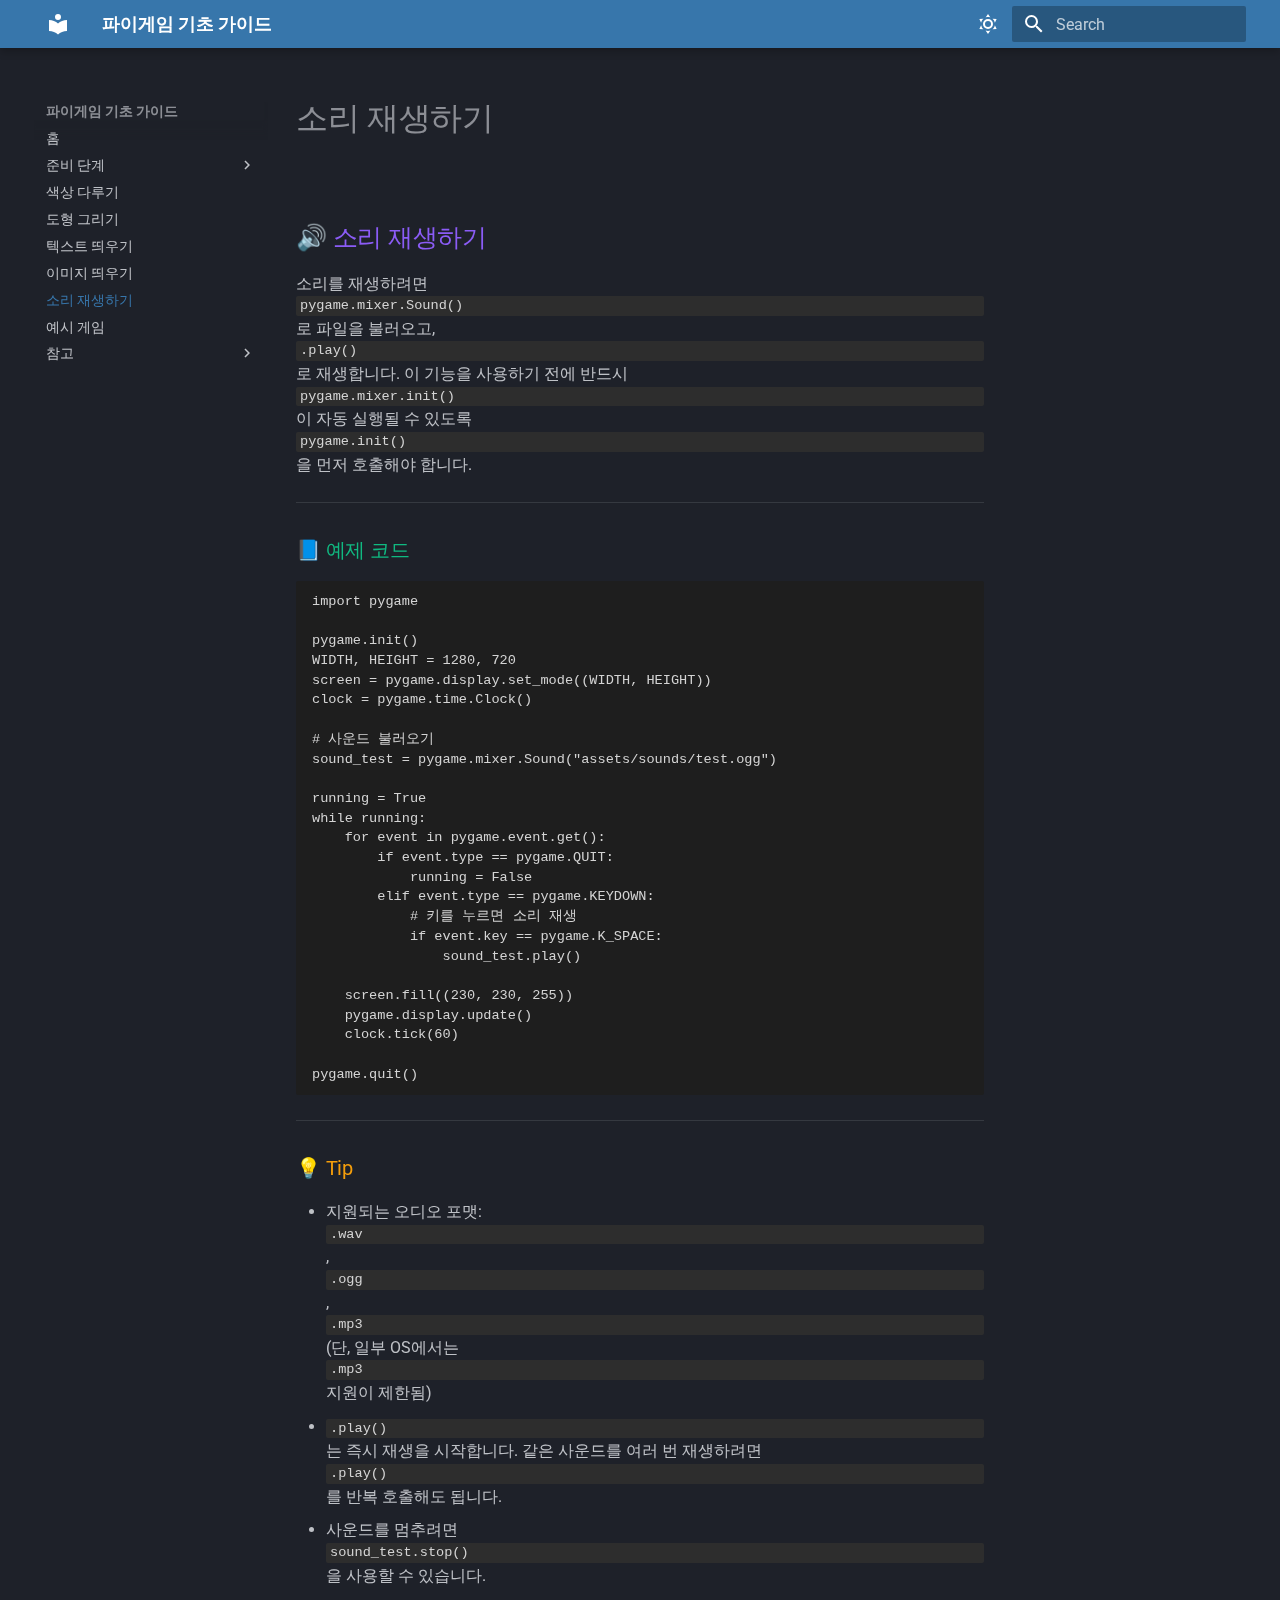
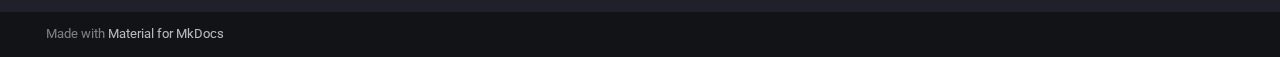
<file: 소리_재생하기/index.html>
<!doctype html>
<html lang="en" class="no-js">
  <head>
    
      <meta charset="utf-8">
      <meta name="viewport" content="width=device-width,initial-scale=1">
      
      
      
      
        <link rel="prev" href="../%EC%9D%B4%EB%AF%B8%EC%A7%80_%EB%9D%84%EC%9A%B0%EA%B8%B0/">
      
      
        <link rel="next" href="../%EC%98%88%EC%8B%9C_%EA%B2%8C%EC%9E%84/%EB%8B%A4%EB%A5%B8_%EC%83%89%EA%B9%94_%EC%B0%BE%EA%B8%B0/">
      
      
      <link rel="icon" href="../assets/images/favicon.png">
      <meta name="generator" content="mkdocs-1.6.1, mkdocs-material-9.6.19">
    
    
      
        <title>소리 재생하기 - 파이게임 기초 가이드</title>
      
    
    
      <link rel="stylesheet" href="../assets/stylesheets/main.7e37652d.min.css">
      
        
        <link rel="stylesheet" href="../assets/stylesheets/palette.06af60db.min.css">
      
      


    
    
      
    
    
      
        
        
        <link rel="preconnect" href="https://fonts.gstatic.com" crossorigin>
        <link rel="stylesheet" href="https://fonts.googleapis.com/css?family=Roboto:300,300i,400,400i,700,700i%7CRoboto+Mono:400,400i,700,700i&display=fallback">
        <style>:root{--md-text-font:"Roboto";--md-code-font:"Roboto Mono"}</style>
      
    
    
      <link rel="stylesheet" href="../stylesheets/extra.css">
    
    <script>__md_scope=new URL("..",location),__md_hash=e=>[...e].reduce(((e,_)=>(e<<5)-e+_.charCodeAt(0)),0),__md_get=(e,_=localStorage,t=__md_scope)=>JSON.parse(_.getItem(t.pathname+"."+e)),__md_set=(e,_,t=localStorage,a=__md_scope)=>{try{t.setItem(a.pathname+"."+e,JSON.stringify(_))}catch(e){}}</script>
    
      

    
    
    
  </head>
  
  
    
    
      
    
    
    
    
    <body dir="ltr" data-md-color-scheme="slate" data-md-color-primary="custom" data-md-color-accent="deep-purple">
  
    
    <input class="md-toggle" data-md-toggle="drawer" type="checkbox" id="__drawer" autocomplete="off">
    <input class="md-toggle" data-md-toggle="search" type="checkbox" id="__search" autocomplete="off">
    <label class="md-overlay" for="__drawer"></label>
    <div data-md-component="skip">
      
        
        <a href="#_1" class="md-skip">
          Skip to content
        </a>
      
    </div>
    <div data-md-component="announce">
      
    </div>
    
    
      

  

<header class="md-header md-header--shadow" data-md-component="header">
  <nav class="md-header__inner md-grid" aria-label="Header">
    <a href=".." title="파이게임 기초 가이드" class="md-header__button md-logo" aria-label="파이게임 기초 가이드" data-md-component="logo">
      
  
  <svg xmlns="http://www.w3.org/2000/svg" viewBox="0 0 24 24"><path d="M12 8a3 3 0 0 0 3-3 3 3 0 0 0-3-3 3 3 0 0 0-3 3 3 3 0 0 0 3 3m0 3.54C9.64 9.35 6.5 8 3 8v11c3.5 0 6.64 1.35 9 3.54 2.36-2.19 5.5-3.54 9-3.54V8c-3.5 0-6.64 1.35-9 3.54"/></svg>

    </a>
    <label class="md-header__button md-icon" for="__drawer">
      
      <svg xmlns="http://www.w3.org/2000/svg" viewBox="0 0 24 24"><path d="M3 6h18v2H3zm0 5h18v2H3zm0 5h18v2H3z"/></svg>
    </label>
    <div class="md-header__title" data-md-component="header-title">
      <div class="md-header__ellipsis">
        <div class="md-header__topic">
          <span class="md-ellipsis">
            파이게임 기초 가이드
          </span>
        </div>
        <div class="md-header__topic" data-md-component="header-topic">
          <span class="md-ellipsis">
            
              소리 재생하기
            
          </span>
        </div>
      </div>
    </div>
    
      
        <form class="md-header__option" data-md-component="palette">
  
    
    
    
    <input class="md-option" data-md-color-media="" data-md-color-scheme="slate" data-md-color-primary="custom" data-md-color-accent="deep-purple"  aria-label="라이트 모드로 전환"  type="radio" name="__palette" id="__palette_0">
    
      <label class="md-header__button md-icon" title="라이트 모드로 전환" for="__palette_1" hidden>
        <svg xmlns="http://www.w3.org/2000/svg" viewBox="0 0 24 24"><path d="M12 7a5 5 0 0 1 5 5 5 5 0 0 1-5 5 5 5 0 0 1-5-5 5 5 0 0 1 5-5m0 2a3 3 0 0 0-3 3 3 3 0 0 0 3 3 3 3 0 0 0 3-3 3 3 0 0 0-3-3m0-7 2.39 3.42C13.65 5.15 12.84 5 12 5s-1.65.15-2.39.42zM3.34 7l4.16-.35A7.2 7.2 0 0 0 5.94 8.5c-.44.74-.69 1.5-.83 2.29zm.02 10 1.76-3.77a7.131 7.131 0 0 0 2.38 4.14zM20.65 7l-1.77 3.79a7.02 7.02 0 0 0-2.38-4.15zm-.01 10-4.14.36c.59-.51 1.12-1.14 1.54-1.86.42-.73.69-1.5.83-2.29zM12 22l-2.41-3.44c.74.27 1.55.44 2.41.44.82 0 1.63-.17 2.37-.44z"/></svg>
      </label>
    
  
    
    
    
    <input class="md-option" data-md-color-media="" data-md-color-scheme="default" data-md-color-primary="custom" data-md-color-accent="deep-purple"  aria-label="다크 모드로 전환"  type="radio" name="__palette" id="__palette_1">
    
      <label class="md-header__button md-icon" title="다크 모드로 전환" for="__palette_0" hidden>
        <svg xmlns="http://www.w3.org/2000/svg" viewBox="0 0 24 24"><path d="m17.75 4.09-2.53 1.94.91 3.06-2.63-1.81-2.63 1.81.91-3.06-2.53-1.94L12.44 4l1.06-3 1.06 3zm3.5 6.91-1.64 1.25.59 1.98-1.7-1.17-1.7 1.17.59-1.98L15.75 11l2.06-.05L18.5 9l.69 1.95zm-2.28 4.95c.83-.08 1.72 1.1 1.19 1.85-.32.45-.66.87-1.08 1.27C15.17 23 8.84 23 4.94 19.07c-3.91-3.9-3.91-10.24 0-14.14.4-.4.82-.76 1.27-1.08.75-.53 1.93.36 1.85 1.19-.27 2.86.69 5.83 2.89 8.02a9.96 9.96 0 0 0 8.02 2.89m-1.64 2.02a12.08 12.08 0 0 1-7.8-3.47c-2.17-2.19-3.33-5-3.49-7.82-2.81 3.14-2.7 7.96.31 10.98 3.02 3.01 7.84 3.12 10.98.31"/></svg>
      </label>
    
  
</form>
      
    
    
      <script>var palette=__md_get("__palette");if(palette&&palette.color){if("(prefers-color-scheme)"===palette.color.media){var media=matchMedia("(prefers-color-scheme: light)"),input=document.querySelector(media.matches?"[data-md-color-media='(prefers-color-scheme: light)']":"[data-md-color-media='(prefers-color-scheme: dark)']");palette.color.media=input.getAttribute("data-md-color-media"),palette.color.scheme=input.getAttribute("data-md-color-scheme"),palette.color.primary=input.getAttribute("data-md-color-primary"),palette.color.accent=input.getAttribute("data-md-color-accent")}for(var[key,value]of Object.entries(palette.color))document.body.setAttribute("data-md-color-"+key,value)}</script>
    
    
    
      
      
        <label class="md-header__button md-icon" for="__search">
          
          <svg xmlns="http://www.w3.org/2000/svg" viewBox="0 0 24 24"><path d="M9.5 3A6.5 6.5 0 0 1 16 9.5c0 1.61-.59 3.09-1.56 4.23l.27.27h.79l5 5-1.5 1.5-5-5v-.79l-.27-.27A6.52 6.52 0 0 1 9.5 16 6.5 6.5 0 0 1 3 9.5 6.5 6.5 0 0 1 9.5 3m0 2C7 5 5 7 5 9.5S7 14 9.5 14 14 12 14 9.5 12 5 9.5 5"/></svg>
        </label>
        <div class="md-search" data-md-component="search" role="dialog">
  <label class="md-search__overlay" for="__search"></label>
  <div class="md-search__inner" role="search">
    <form class="md-search__form" name="search">
      <input type="text" class="md-search__input" name="query" aria-label="Search" placeholder="Search" autocapitalize="off" autocorrect="off" autocomplete="off" spellcheck="false" data-md-component="search-query" required>
      <label class="md-search__icon md-icon" for="__search">
        
        <svg xmlns="http://www.w3.org/2000/svg" viewBox="0 0 24 24"><path d="M9.5 3A6.5 6.5 0 0 1 16 9.5c0 1.61-.59 3.09-1.56 4.23l.27.27h.79l5 5-1.5 1.5-5-5v-.79l-.27-.27A6.52 6.52 0 0 1 9.5 16 6.5 6.5 0 0 1 3 9.5 6.5 6.5 0 0 1 9.5 3m0 2C7 5 5 7 5 9.5S7 14 9.5 14 14 12 14 9.5 12 5 9.5 5"/></svg>
        
        <svg xmlns="http://www.w3.org/2000/svg" viewBox="0 0 24 24"><path d="M20 11v2H8l5.5 5.5-1.42 1.42L4.16 12l7.92-7.92L13.5 5.5 8 11z"/></svg>
      </label>
      <nav class="md-search__options" aria-label="Search">
        
        <button type="reset" class="md-search__icon md-icon" title="Clear" aria-label="Clear" tabindex="-1">
          
          <svg xmlns="http://www.w3.org/2000/svg" viewBox="0 0 24 24"><path d="M19 6.41 17.59 5 12 10.59 6.41 5 5 6.41 10.59 12 5 17.59 6.41 19 12 13.41 17.59 19 19 17.59 13.41 12z"/></svg>
        </button>
      </nav>
      
    </form>
    <div class="md-search__output">
      <div class="md-search__scrollwrap" tabindex="0" data-md-scrollfix>
        <div class="md-search-result" data-md-component="search-result">
          <div class="md-search-result__meta">
            Initializing search
          </div>
          <ol class="md-search-result__list" role="presentation"></ol>
        </div>
      </div>
    </div>
  </div>
</div>
      
    
    
  </nav>
  
</header>
    
    <div class="md-container" data-md-component="container">
      
      
        
          
        
      
      <main class="md-main" data-md-component="main">
        <div class="md-main__inner md-grid">
          
            
              
              <div class="md-sidebar md-sidebar--primary" data-md-component="sidebar" data-md-type="navigation" >
                <div class="md-sidebar__scrollwrap">
                  <div class="md-sidebar__inner">
                    



<nav class="md-nav md-nav--primary" aria-label="Navigation" data-md-level="0">
  <label class="md-nav__title" for="__drawer">
    <a href=".." title="파이게임 기초 가이드" class="md-nav__button md-logo" aria-label="파이게임 기초 가이드" data-md-component="logo">
      
  
  <svg xmlns="http://www.w3.org/2000/svg" viewBox="0 0 24 24"><path d="M12 8a3 3 0 0 0 3-3 3 3 0 0 0-3-3 3 3 0 0 0-3 3 3 3 0 0 0 3 3m0 3.54C9.64 9.35 6.5 8 3 8v11c3.5 0 6.64 1.35 9 3.54 2.36-2.19 5.5-3.54 9-3.54V8c-3.5 0-6.64 1.35-9 3.54"/></svg>

    </a>
    파이게임 기초 가이드
  </label>
  
  <ul class="md-nav__list" data-md-scrollfix>
    
      
      
  
  
  
  
    <li class="md-nav__item">
      <a href=".." class="md-nav__link">
        
  
  
  <span class="md-ellipsis">
    홈
    
  </span>
  

      </a>
    </li>
  

    
      
      
  
  
  
  
    
    
    
    
    
    <li class="md-nav__item md-nav__item--nested">
      
        
        
        <input class="md-nav__toggle md-toggle " type="checkbox" id="__nav_2" >
        
          
          <label class="md-nav__link" for="__nav_2" id="__nav_2_label" tabindex="0">
            
  
  
  <span class="md-ellipsis">
    준비 단계
    
  </span>
  

            <span class="md-nav__icon md-icon"></span>
          </label>
        
        <nav class="md-nav" data-md-level="1" aria-labelledby="__nav_2_label" aria-expanded="false">
          <label class="md-nav__title" for="__nav_2">
            <span class="md-nav__icon md-icon"></span>
            준비 단계
          </label>
          <ul class="md-nav__list" data-md-scrollfix>
            
              
                
  
  
  
  
    <li class="md-nav__item">
      <a href="../%EC%A4%80%EB%B9%84_%EB%8B%A8%EA%B3%84/%EB%9D%BC%EC%9D%B4%EB%B8%8C%EB%9F%AC%EB%A6%AC_%EC%84%A4%EC%B9%98%ED%95%98%EA%B8%B0/" class="md-nav__link">
        
  
  
  <span class="md-ellipsis">
    라이브러리 설치하기
    
  </span>
  

      </a>
    </li>
  

              
            
              
                
  
  
  
  
    <li class="md-nav__item">
      <a href="../%EC%A4%80%EB%B9%84_%EB%8B%A8%EA%B3%84/%EA%B8%B0%EB%B3%B8_%ED%8B%80_%EB%A7%8C%EB%93%A4%EA%B8%B0/" class="md-nav__link">
        
  
  
  <span class="md-ellipsis">
    기본 틀 만들기
    
  </span>
  

      </a>
    </li>
  

              
            
          </ul>
        </nav>
      
    </li>
  

    
      
      
  
  
  
  
    <li class="md-nav__item">
      <a href="../%EC%83%89%EC%83%81_%EB%8B%A4%EB%A3%A8%EA%B8%B0/" class="md-nav__link">
        
  
  
  <span class="md-ellipsis">
    색상 다루기
    
  </span>
  

      </a>
    </li>
  

    
      
      
  
  
  
  
    <li class="md-nav__item">
      <a href="../%EB%8F%84%ED%98%95_%EA%B7%B8%EB%A6%AC%EA%B8%B0/" class="md-nav__link">
        
  
  
  <span class="md-ellipsis">
    도형 그리기
    
  </span>
  

      </a>
    </li>
  

    
      
      
  
  
  
  
    <li class="md-nav__item">
      <a href="../%ED%85%8D%EC%8A%A4%ED%8A%B8_%EB%9D%84%EC%9A%B0%EA%B8%B0/" class="md-nav__link">
        
  
  
  <span class="md-ellipsis">
    텍스트 띄우기
    
  </span>
  

      </a>
    </li>
  

    
      
      
  
  
  
  
    <li class="md-nav__item">
      <a href="../%EC%9D%B4%EB%AF%B8%EC%A7%80_%EB%9D%84%EC%9A%B0%EA%B8%B0/" class="md-nav__link">
        
  
  
  <span class="md-ellipsis">
    이미지 띄우기
    
  </span>
  

      </a>
    </li>
  

    
      
      
  
  
    
  
  
  
    <li class="md-nav__item md-nav__item--active">
      
      <input class="md-nav__toggle md-toggle" type="checkbox" id="__toc">
      
      
        
      
      
      <a href="./" class="md-nav__link md-nav__link--active">
        
  
  
  <span class="md-ellipsis">
    소리 재생하기
    
  </span>
  

      </a>
      
    </li>
  

    
      
      
  
  
  
  
    <li class="md-nav__item">
      <a href="../%EC%98%88%EC%8B%9C_%EA%B2%8C%EC%9E%84/%EB%8B%A4%EB%A5%B8_%EC%83%89%EA%B9%94_%EC%B0%BE%EA%B8%B0/" class="md-nav__link">
        
  
  
  <span class="md-ellipsis">
    예시 게임
    
  </span>
  

      </a>
    </li>
  

    
      
      
  
  
  
  
    
    
    
    
    
    <li class="md-nav__item md-nav__item--nested">
      
        
        
        <input class="md-nav__toggle md-toggle " type="checkbox" id="__nav_9" >
        
          
          <label class="md-nav__link" for="__nav_9" id="__nav_9_label" tabindex="0">
            
  
  
  <span class="md-ellipsis">
    참고
    
  </span>
  

            <span class="md-nav__icon md-icon"></span>
          </label>
        
        <nav class="md-nav" data-md-level="1" aria-labelledby="__nav_9_label" aria-expanded="false">
          <label class="md-nav__title" for="__nav_9">
            <span class="md-nav__icon md-icon"></span>
            참고
          </label>
          <ul class="md-nav__list" data-md-scrollfix>
            
              
                
  
  
  
  
    <li class="md-nav__item">
      <a href="../%EC%B0%B8%EA%B3%A0/%EA%B8%B0%EB%B3%B8_%ED%8B%80_%EC%83%81%EC%84%B8_%EC%84%A4%EB%AA%85/" class="md-nav__link">
        
  
  
  <span class="md-ellipsis">
    기본 틀 상세 설명
    
  </span>
  

      </a>
    </li>
  

              
            
          </ul>
        </nav>
      
    </li>
  

    
  </ul>
</nav>
                  </div>
                </div>
              </div>
            
            
              
              <div class="md-sidebar md-sidebar--secondary" data-md-component="sidebar" data-md-type="toc" >
                <div class="md-sidebar__scrollwrap">
                  <div class="md-sidebar__inner">
                    

<nav class="md-nav md-nav--secondary" aria-label="Table of contents">
  
  
  
    
  
  
</nav>
                  </div>
                </div>
              </div>
            
          
          
            <div class="md-content" data-md-component="content">
              <article class="md-content__inner md-typeset">
                
                  



<h1 id="_1"><strong>소리 재생하기</strong></h1>
<div style="display: flex; align-items: flex-start; gap: 20px;">

<div style="flex: 1;">

<h2 style="color: #8B5CF6;">🔊 소리 재생하기</h2>

소리를 재생하려면 <code>pygame.mixer.Sound()</code> 로 파일을 불러오고,  
<code>.play()</code> 로 재생합니다.  
이 기능을 사용하기 전에 반드시 <code>pygame.mixer.init()</code> 이 자동 실행될 수 있도록  
<code>pygame.init()</code> 을 먼저 호출해야 합니다.

</div>
</div>

<hr />
<h3 style="color:#10B981;">📘 예제 코드</h3>

<pre><code class="language-vb">import pygame

pygame.init()
WIDTH, HEIGHT = 1280, 720
screen = pygame.display.set_mode((WIDTH, HEIGHT))
clock = pygame.time.Clock()

# 사운드 불러오기
sound_test = pygame.mixer.Sound(&quot;assets/sounds/test.ogg&quot;)

running = True
while running:
    for event in pygame.event.get():
        if event.type == pygame.QUIT:
            running = False
        elif event.type == pygame.KEYDOWN:
            # 키를 누르면 소리 재생
            if event.key == pygame.K_SPACE:
                sound_test.play()

    screen.fill((230, 230, 255))
    pygame.display.update()
    clock.tick(60)

pygame.quit()
</code></pre>
<hr />
<h3 style="color:#F59E0B;">💡 Tip</h3>

<ul>
<li>지원되는 오디오 포맷: <code>.wav</code>, <code>.ogg</code>, <code>.mp3</code> (단, 일부 OS에서는 <code>.mp3</code> 지원이 제한됨)</li>
<li><code>.play()</code> 는 즉시 재생을 시작합니다.
  같은 사운드를 여러 번 재생하려면 <code>.play()</code> 를 반복 호출해도 됩니다.</li>
<li>사운드를 멈추려면 <code>sound_test.stop()</code> 을 사용할 수 있습니다.</li>
</ul>












                
              </article>
            </div>
          
          
<script>var target=document.getElementById(location.hash.slice(1));target&&target.name&&(target.checked=target.name.startsWith("__tabbed_"))</script>
        </div>
        
      </main>
      
        <footer class="md-footer">
  
  <div class="md-footer-meta md-typeset">
    <div class="md-footer-meta__inner md-grid">
      <div class="md-copyright">
  
  
    Made with
    <a href="https://squidfunk.github.io/mkdocs-material/" target="_blank" rel="noopener">
      Material for MkDocs
    </a>
  
</div>
      
    </div>
  </div>
</footer>
      
    </div>
    <div class="md-dialog" data-md-component="dialog">
      <div class="md-dialog__inner md-typeset"></div>
    </div>
    
    
    
      
      <script id="__config" type="application/json">{"base": "..", "features": [], "search": "../assets/javascripts/workers/search.973d3a69.min.js", "tags": null, "translations": {"clipboard.copied": "Copied to clipboard", "clipboard.copy": "Copy to clipboard", "search.result.more.one": "1 more on this page", "search.result.more.other": "# more on this page", "search.result.none": "No matching documents", "search.result.one": "1 matching document", "search.result.other": "# matching documents", "search.result.placeholder": "Type to start searching", "search.result.term.missing": "Missing", "select.version": "Select version"}, "version": null}</script>
    
    
      <script src="../assets/javascripts/bundle.92b07e13.min.js"></script>
      
        <script src="../assets/js/copy-code.js"></script>
      
    
  </body>
</html>
</file>
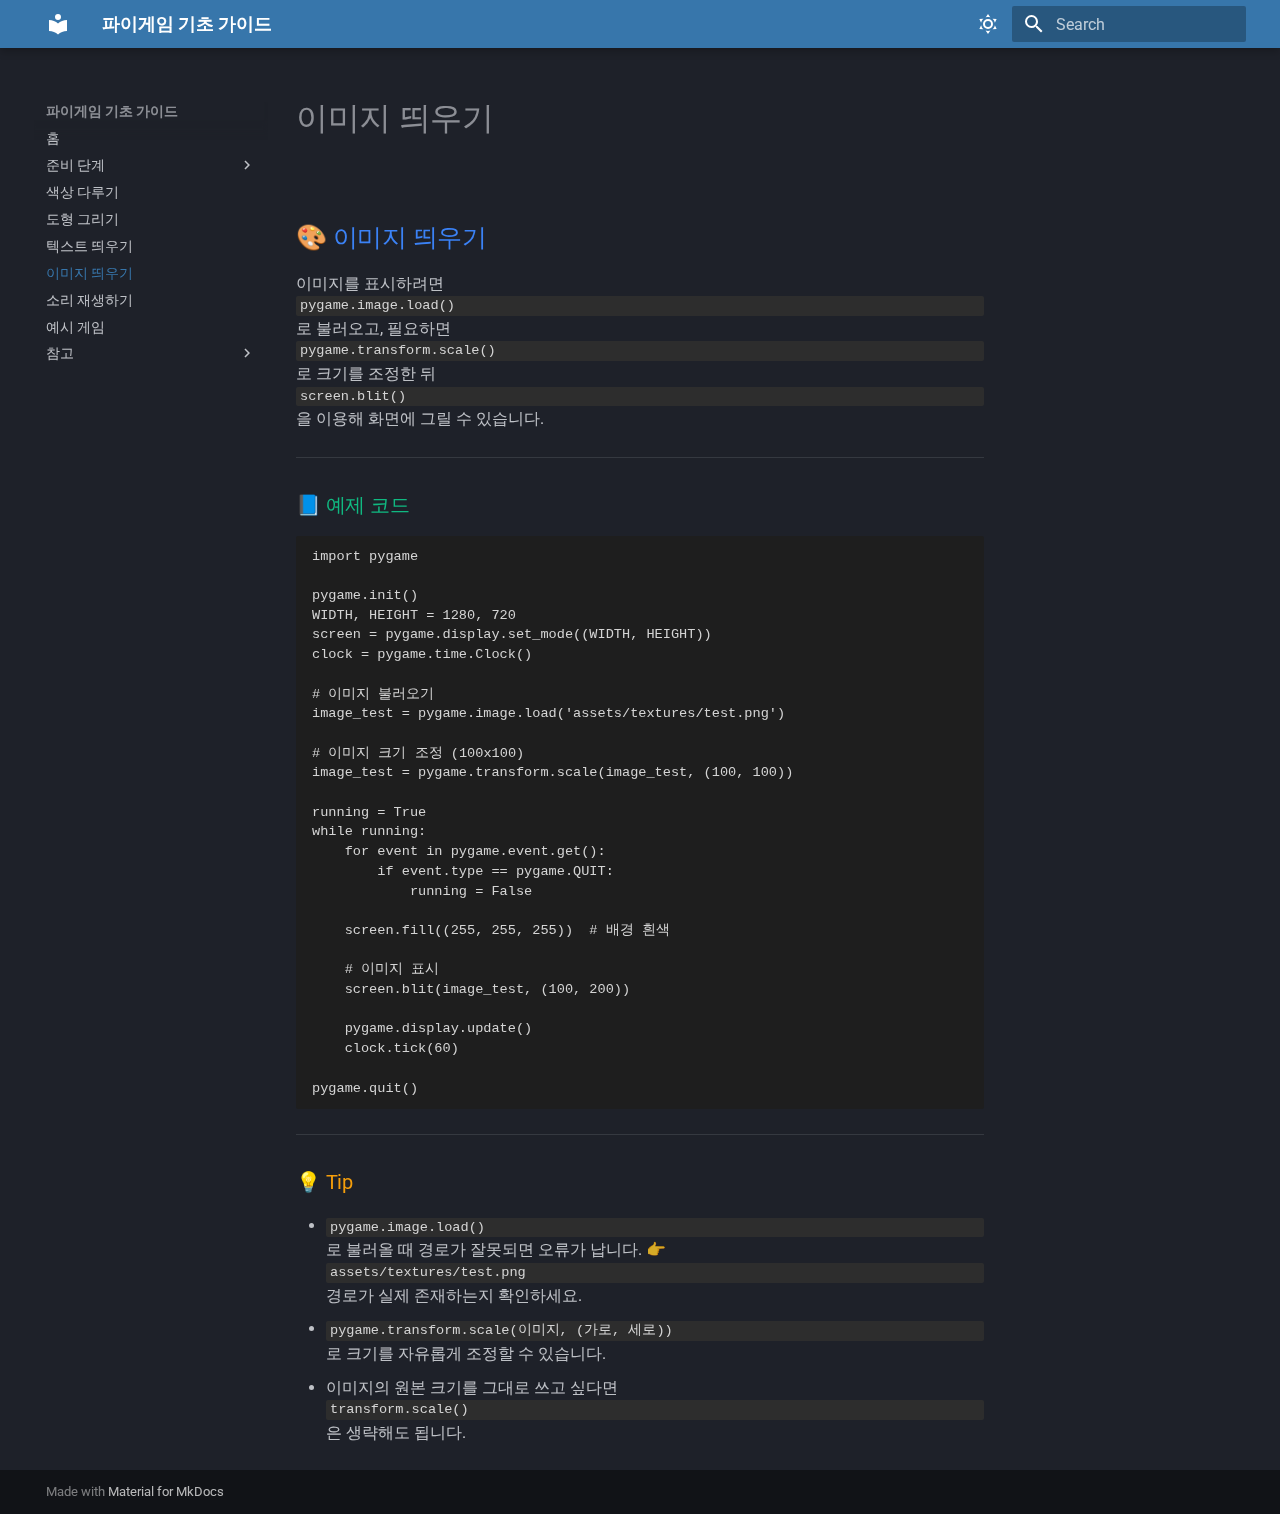
<file: 이미지_띄우기/index.html>
<!doctype html>
<html lang="en" class="no-js">
  <head>
    
      <meta charset="utf-8">
      <meta name="viewport" content="width=device-width,initial-scale=1">
      
      
      
      
        <link rel="prev" href="../%ED%85%8D%EC%8A%A4%ED%8A%B8_%EB%9D%84%EC%9A%B0%EA%B8%B0/">
      
      
        <link rel="next" href="../%EC%86%8C%EB%A6%AC_%EC%9E%AC%EC%83%9D%ED%95%98%EA%B8%B0/">
      
      
      <link rel="icon" href="../assets/images/favicon.png">
      <meta name="generator" content="mkdocs-1.6.1, mkdocs-material-9.6.19">
    
    
      
        <title>이미지 띄우기 - 파이게임 기초 가이드</title>
      
    
    
      <link rel="stylesheet" href="../assets/stylesheets/main.7e37652d.min.css">
      
        
        <link rel="stylesheet" href="../assets/stylesheets/palette.06af60db.min.css">
      
      


    
    
      
    
    
      
        
        
        <link rel="preconnect" href="https://fonts.gstatic.com" crossorigin>
        <link rel="stylesheet" href="https://fonts.googleapis.com/css?family=Roboto:300,300i,400,400i,700,700i%7CRoboto+Mono:400,400i,700,700i&display=fallback">
        <style>:root{--md-text-font:"Roboto";--md-code-font:"Roboto Mono"}</style>
      
    
    
      <link rel="stylesheet" href="../stylesheets/extra.css">
    
    <script>__md_scope=new URL("..",location),__md_hash=e=>[...e].reduce(((e,_)=>(e<<5)-e+_.charCodeAt(0)),0),__md_get=(e,_=localStorage,t=__md_scope)=>JSON.parse(_.getItem(t.pathname+"."+e)),__md_set=(e,_,t=localStorage,a=__md_scope)=>{try{t.setItem(a.pathname+"."+e,JSON.stringify(_))}catch(e){}}</script>
    
      

    
    
    
  </head>
  
  
    
    
      
    
    
    
    
    <body dir="ltr" data-md-color-scheme="slate" data-md-color-primary="custom" data-md-color-accent="deep-purple">
  
    
    <input class="md-toggle" data-md-toggle="drawer" type="checkbox" id="__drawer" autocomplete="off">
    <input class="md-toggle" data-md-toggle="search" type="checkbox" id="__search" autocomplete="off">
    <label class="md-overlay" for="__drawer"></label>
    <div data-md-component="skip">
      
        
        <a href="#_1" class="md-skip">
          Skip to content
        </a>
      
    </div>
    <div data-md-component="announce">
      
    </div>
    
    
      

  

<header class="md-header md-header--shadow" data-md-component="header">
  <nav class="md-header__inner md-grid" aria-label="Header">
    <a href=".." title="파이게임 기초 가이드" class="md-header__button md-logo" aria-label="파이게임 기초 가이드" data-md-component="logo">
      
  
  <svg xmlns="http://www.w3.org/2000/svg" viewBox="0 0 24 24"><path d="M12 8a3 3 0 0 0 3-3 3 3 0 0 0-3-3 3 3 0 0 0-3 3 3 3 0 0 0 3 3m0 3.54C9.64 9.35 6.5 8 3 8v11c3.5 0 6.64 1.35 9 3.54 2.36-2.19 5.5-3.54 9-3.54V8c-3.5 0-6.64 1.35-9 3.54"/></svg>

    </a>
    <label class="md-header__button md-icon" for="__drawer">
      
      <svg xmlns="http://www.w3.org/2000/svg" viewBox="0 0 24 24"><path d="M3 6h18v2H3zm0 5h18v2H3zm0 5h18v2H3z"/></svg>
    </label>
    <div class="md-header__title" data-md-component="header-title">
      <div class="md-header__ellipsis">
        <div class="md-header__topic">
          <span class="md-ellipsis">
            파이게임 기초 가이드
          </span>
        </div>
        <div class="md-header__topic" data-md-component="header-topic">
          <span class="md-ellipsis">
            
              이미지 띄우기
            
          </span>
        </div>
      </div>
    </div>
    
      
        <form class="md-header__option" data-md-component="palette">
  
    
    
    
    <input class="md-option" data-md-color-media="" data-md-color-scheme="slate" data-md-color-primary="custom" data-md-color-accent="deep-purple"  aria-label="라이트 모드로 전환"  type="radio" name="__palette" id="__palette_0">
    
      <label class="md-header__button md-icon" title="라이트 모드로 전환" for="__palette_1" hidden>
        <svg xmlns="http://www.w3.org/2000/svg" viewBox="0 0 24 24"><path d="M12 7a5 5 0 0 1 5 5 5 5 0 0 1-5 5 5 5 0 0 1-5-5 5 5 0 0 1 5-5m0 2a3 3 0 0 0-3 3 3 3 0 0 0 3 3 3 3 0 0 0 3-3 3 3 0 0 0-3-3m0-7 2.39 3.42C13.65 5.15 12.84 5 12 5s-1.65.15-2.39.42zM3.34 7l4.16-.35A7.2 7.2 0 0 0 5.94 8.5c-.44.74-.69 1.5-.83 2.29zm.02 10 1.76-3.77a7.131 7.131 0 0 0 2.38 4.14zM20.65 7l-1.77 3.79a7.02 7.02 0 0 0-2.38-4.15zm-.01 10-4.14.36c.59-.51 1.12-1.14 1.54-1.86.42-.73.69-1.5.83-2.29zM12 22l-2.41-3.44c.74.27 1.55.44 2.41.44.82 0 1.63-.17 2.37-.44z"/></svg>
      </label>
    
  
    
    
    
    <input class="md-option" data-md-color-media="" data-md-color-scheme="default" data-md-color-primary="custom" data-md-color-accent="deep-purple"  aria-label="다크 모드로 전환"  type="radio" name="__palette" id="__palette_1">
    
      <label class="md-header__button md-icon" title="다크 모드로 전환" for="__palette_0" hidden>
        <svg xmlns="http://www.w3.org/2000/svg" viewBox="0 0 24 24"><path d="m17.75 4.09-2.53 1.94.91 3.06-2.63-1.81-2.63 1.81.91-3.06-2.53-1.94L12.44 4l1.06-3 1.06 3zm3.5 6.91-1.64 1.25.59 1.98-1.7-1.17-1.7 1.17.59-1.98L15.75 11l2.06-.05L18.5 9l.69 1.95zm-2.28 4.95c.83-.08 1.72 1.1 1.19 1.85-.32.45-.66.87-1.08 1.27C15.17 23 8.84 23 4.94 19.07c-3.91-3.9-3.91-10.24 0-14.14.4-.4.82-.76 1.27-1.08.75-.53 1.93.36 1.85 1.19-.27 2.86.69 5.83 2.89 8.02a9.96 9.96 0 0 0 8.02 2.89m-1.64 2.02a12.08 12.08 0 0 1-7.8-3.47c-2.17-2.19-3.33-5-3.49-7.82-2.81 3.14-2.7 7.96.31 10.98 3.02 3.01 7.84 3.12 10.98.31"/></svg>
      </label>
    
  
</form>
      
    
    
      <script>var palette=__md_get("__palette");if(palette&&palette.color){if("(prefers-color-scheme)"===palette.color.media){var media=matchMedia("(prefers-color-scheme: light)"),input=document.querySelector(media.matches?"[data-md-color-media='(prefers-color-scheme: light)']":"[data-md-color-media='(prefers-color-scheme: dark)']");palette.color.media=input.getAttribute("data-md-color-media"),palette.color.scheme=input.getAttribute("data-md-color-scheme"),palette.color.primary=input.getAttribute("data-md-color-primary"),palette.color.accent=input.getAttribute("data-md-color-accent")}for(var[key,value]of Object.entries(palette.color))document.body.setAttribute("data-md-color-"+key,value)}</script>
    
    
    
      
      
        <label class="md-header__button md-icon" for="__search">
          
          <svg xmlns="http://www.w3.org/2000/svg" viewBox="0 0 24 24"><path d="M9.5 3A6.5 6.5 0 0 1 16 9.5c0 1.61-.59 3.09-1.56 4.23l.27.27h.79l5 5-1.5 1.5-5-5v-.79l-.27-.27A6.52 6.52 0 0 1 9.5 16 6.5 6.5 0 0 1 3 9.5 6.5 6.5 0 0 1 9.5 3m0 2C7 5 5 7 5 9.5S7 14 9.5 14 14 12 14 9.5 12 5 9.5 5"/></svg>
        </label>
        <div class="md-search" data-md-component="search" role="dialog">
  <label class="md-search__overlay" for="__search"></label>
  <div class="md-search__inner" role="search">
    <form class="md-search__form" name="search">
      <input type="text" class="md-search__input" name="query" aria-label="Search" placeholder="Search" autocapitalize="off" autocorrect="off" autocomplete="off" spellcheck="false" data-md-component="search-query" required>
      <label class="md-search__icon md-icon" for="__search">
        
        <svg xmlns="http://www.w3.org/2000/svg" viewBox="0 0 24 24"><path d="M9.5 3A6.5 6.5 0 0 1 16 9.5c0 1.61-.59 3.09-1.56 4.23l.27.27h.79l5 5-1.5 1.5-5-5v-.79l-.27-.27A6.52 6.52 0 0 1 9.5 16 6.5 6.5 0 0 1 3 9.5 6.5 6.5 0 0 1 9.5 3m0 2C7 5 5 7 5 9.5S7 14 9.5 14 14 12 14 9.5 12 5 9.5 5"/></svg>
        
        <svg xmlns="http://www.w3.org/2000/svg" viewBox="0 0 24 24"><path d="M20 11v2H8l5.5 5.5-1.42 1.42L4.16 12l7.92-7.92L13.5 5.5 8 11z"/></svg>
      </label>
      <nav class="md-search__options" aria-label="Search">
        
        <button type="reset" class="md-search__icon md-icon" title="Clear" aria-label="Clear" tabindex="-1">
          
          <svg xmlns="http://www.w3.org/2000/svg" viewBox="0 0 24 24"><path d="M19 6.41 17.59 5 12 10.59 6.41 5 5 6.41 10.59 12 5 17.59 6.41 19 12 13.41 17.59 19 19 17.59 13.41 12z"/></svg>
        </button>
      </nav>
      
    </form>
    <div class="md-search__output">
      <div class="md-search__scrollwrap" tabindex="0" data-md-scrollfix>
        <div class="md-search-result" data-md-component="search-result">
          <div class="md-search-result__meta">
            Initializing search
          </div>
          <ol class="md-search-result__list" role="presentation"></ol>
        </div>
      </div>
    </div>
  </div>
</div>
      
    
    
  </nav>
  
</header>
    
    <div class="md-container" data-md-component="container">
      
      
        
          
        
      
      <main class="md-main" data-md-component="main">
        <div class="md-main__inner md-grid">
          
            
              
              <div class="md-sidebar md-sidebar--primary" data-md-component="sidebar" data-md-type="navigation" >
                <div class="md-sidebar__scrollwrap">
                  <div class="md-sidebar__inner">
                    



<nav class="md-nav md-nav--primary" aria-label="Navigation" data-md-level="0">
  <label class="md-nav__title" for="__drawer">
    <a href=".." title="파이게임 기초 가이드" class="md-nav__button md-logo" aria-label="파이게임 기초 가이드" data-md-component="logo">
      
  
  <svg xmlns="http://www.w3.org/2000/svg" viewBox="0 0 24 24"><path d="M12 8a3 3 0 0 0 3-3 3 3 0 0 0-3-3 3 3 0 0 0-3 3 3 3 0 0 0 3 3m0 3.54C9.64 9.35 6.5 8 3 8v11c3.5 0 6.64 1.35 9 3.54 2.36-2.19 5.5-3.54 9-3.54V8c-3.5 0-6.64 1.35-9 3.54"/></svg>

    </a>
    파이게임 기초 가이드
  </label>
  
  <ul class="md-nav__list" data-md-scrollfix>
    
      
      
  
  
  
  
    <li class="md-nav__item">
      <a href=".." class="md-nav__link">
        
  
  
  <span class="md-ellipsis">
    홈
    
  </span>
  

      </a>
    </li>
  

    
      
      
  
  
  
  
    
    
    
    
    
    <li class="md-nav__item md-nav__item--nested">
      
        
        
        <input class="md-nav__toggle md-toggle " type="checkbox" id="__nav_2" >
        
          
          <label class="md-nav__link" for="__nav_2" id="__nav_2_label" tabindex="0">
            
  
  
  <span class="md-ellipsis">
    준비 단계
    
  </span>
  

            <span class="md-nav__icon md-icon"></span>
          </label>
        
        <nav class="md-nav" data-md-level="1" aria-labelledby="__nav_2_label" aria-expanded="false">
          <label class="md-nav__title" for="__nav_2">
            <span class="md-nav__icon md-icon"></span>
            준비 단계
          </label>
          <ul class="md-nav__list" data-md-scrollfix>
            
              
                
  
  
  
  
    <li class="md-nav__item">
      <a href="../%EC%A4%80%EB%B9%84_%EB%8B%A8%EA%B3%84/%EB%9D%BC%EC%9D%B4%EB%B8%8C%EB%9F%AC%EB%A6%AC_%EC%84%A4%EC%B9%98%ED%95%98%EA%B8%B0/" class="md-nav__link">
        
  
  
  <span class="md-ellipsis">
    라이브러리 설치하기
    
  </span>
  

      </a>
    </li>
  

              
            
              
                
  
  
  
  
    <li class="md-nav__item">
      <a href="../%EC%A4%80%EB%B9%84_%EB%8B%A8%EA%B3%84/%EA%B8%B0%EB%B3%B8_%ED%8B%80_%EB%A7%8C%EB%93%A4%EA%B8%B0/" class="md-nav__link">
        
  
  
  <span class="md-ellipsis">
    기본 틀 만들기
    
  </span>
  

      </a>
    </li>
  

              
            
          </ul>
        </nav>
      
    </li>
  

    
      
      
  
  
  
  
    <li class="md-nav__item">
      <a href="../%EC%83%89%EC%83%81_%EB%8B%A4%EB%A3%A8%EA%B8%B0/" class="md-nav__link">
        
  
  
  <span class="md-ellipsis">
    색상 다루기
    
  </span>
  

      </a>
    </li>
  

    
      
      
  
  
  
  
    <li class="md-nav__item">
      <a href="../%EB%8F%84%ED%98%95_%EA%B7%B8%EB%A6%AC%EA%B8%B0/" class="md-nav__link">
        
  
  
  <span class="md-ellipsis">
    도형 그리기
    
  </span>
  

      </a>
    </li>
  

    
      
      
  
  
  
  
    <li class="md-nav__item">
      <a href="../%ED%85%8D%EC%8A%A4%ED%8A%B8_%EB%9D%84%EC%9A%B0%EA%B8%B0/" class="md-nav__link">
        
  
  
  <span class="md-ellipsis">
    텍스트 띄우기
    
  </span>
  

      </a>
    </li>
  

    
      
      
  
  
    
  
  
  
    <li class="md-nav__item md-nav__item--active">
      
      <input class="md-nav__toggle md-toggle" type="checkbox" id="__toc">
      
      
        
      
      
      <a href="./" class="md-nav__link md-nav__link--active">
        
  
  
  <span class="md-ellipsis">
    이미지 띄우기
    
  </span>
  

      </a>
      
    </li>
  

    
      
      
  
  
  
  
    <li class="md-nav__item">
      <a href="../%EC%86%8C%EB%A6%AC_%EC%9E%AC%EC%83%9D%ED%95%98%EA%B8%B0/" class="md-nav__link">
        
  
  
  <span class="md-ellipsis">
    소리 재생하기
    
  </span>
  

      </a>
    </li>
  

    
      
      
  
  
  
  
    <li class="md-nav__item">
      <a href="../%EC%98%88%EC%8B%9C_%EA%B2%8C%EC%9E%84/%EB%8B%A4%EB%A5%B8_%EC%83%89%EA%B9%94_%EC%B0%BE%EA%B8%B0/" class="md-nav__link">
        
  
  
  <span class="md-ellipsis">
    예시 게임
    
  </span>
  

      </a>
    </li>
  

    
      
      
  
  
  
  
    
    
    
    
    
    <li class="md-nav__item md-nav__item--nested">
      
        
        
        <input class="md-nav__toggle md-toggle " type="checkbox" id="__nav_9" >
        
          
          <label class="md-nav__link" for="__nav_9" id="__nav_9_label" tabindex="0">
            
  
  
  <span class="md-ellipsis">
    참고
    
  </span>
  

            <span class="md-nav__icon md-icon"></span>
          </label>
        
        <nav class="md-nav" data-md-level="1" aria-labelledby="__nav_9_label" aria-expanded="false">
          <label class="md-nav__title" for="__nav_9">
            <span class="md-nav__icon md-icon"></span>
            참고
          </label>
          <ul class="md-nav__list" data-md-scrollfix>
            
              
                
  
  
  
  
    <li class="md-nav__item">
      <a href="../%EC%B0%B8%EA%B3%A0/%EA%B8%B0%EB%B3%B8_%ED%8B%80_%EC%83%81%EC%84%B8_%EC%84%A4%EB%AA%85/" class="md-nav__link">
        
  
  
  <span class="md-ellipsis">
    기본 틀 상세 설명
    
  </span>
  

      </a>
    </li>
  

              
            
          </ul>
        </nav>
      
    </li>
  

    
  </ul>
</nav>
                  </div>
                </div>
              </div>
            
            
              
              <div class="md-sidebar md-sidebar--secondary" data-md-component="sidebar" data-md-type="toc" >
                <div class="md-sidebar__scrollwrap">
                  <div class="md-sidebar__inner">
                    

<nav class="md-nav md-nav--secondary" aria-label="Table of contents">
  
  
  
    
  
  
</nav>
                  </div>
                </div>
              </div>
            
          
          
            <div class="md-content" data-md-component="content">
              <article class="md-content__inner md-typeset">
                
                  



<h1 id="_1"><strong>이미지 띄우기</strong></h1>
<div style="display: flex; align-items: flex-start; gap: 20px;">

<div style="flex: 1;">

<h2 style="color: #3B82F6;">🎨 이미지 띄우기</h2>

이미지를 표시하려면 <code>pygame.image.load()</code> 로 불러오고,  
필요하면 <code>pygame.transform.scale()</code> 로 크기를 조정한 뒤  
<code>screen.blit()</code> 을 이용해 화면에 그릴 수 있습니다.

</div>
</div>

<hr />
<h3 style="color:#10B981;">📘 예제 코드</h3>

<pre><code class="language-vb">import pygame

pygame.init()
WIDTH, HEIGHT = 1280, 720
screen = pygame.display.set_mode((WIDTH, HEIGHT))
clock = pygame.time.Clock()

# 이미지 불러오기
image_test = pygame.image.load('assets/textures/test.png')

# 이미지 크기 조정 (100x100)
image_test = pygame.transform.scale(image_test, (100, 100))

running = True
while running:
    for event in pygame.event.get():
        if event.type == pygame.QUIT:
            running = False

    screen.fill((255, 255, 255))  # 배경 흰색

    # 이미지 표시
    screen.blit(image_test, (100, 200))

    pygame.display.update()
    clock.tick(60)

pygame.quit()
</code></pre>
<hr />
<h3 style="color:#F59E0B;">💡 Tip</h3>

<ul>
<li><code>pygame.image.load()</code> 로 불러올 때 경로가 잘못되면 오류가 납니다.
  👉 <code>assets/textures/test.png</code> 경로가 실제 존재하는지 확인하세요.</li>
<li><code>pygame.transform.scale(이미지, (가로, 세로))</code> 로 크기를 자유롭게 조정할 수 있습니다.</li>
<li>이미지의 원본 크기를 그대로 쓰고 싶다면 <code>transform.scale()</code> 은 생략해도 됩니다.</li>
</ul>












                
              </article>
            </div>
          
          
<script>var target=document.getElementById(location.hash.slice(1));target&&target.name&&(target.checked=target.name.startsWith("__tabbed_"))</script>
        </div>
        
      </main>
      
        <footer class="md-footer">
  
  <div class="md-footer-meta md-typeset">
    <div class="md-footer-meta__inner md-grid">
      <div class="md-copyright">
  
  
    Made with
    <a href="https://squidfunk.github.io/mkdocs-material/" target="_blank" rel="noopener">
      Material for MkDocs
    </a>
  
</div>
      
    </div>
  </div>
</footer>
      
    </div>
    <div class="md-dialog" data-md-component="dialog">
      <div class="md-dialog__inner md-typeset"></div>
    </div>
    
    
    
      
      <script id="__config" type="application/json">{"base": "..", "features": [], "search": "../assets/javascripts/workers/search.973d3a69.min.js", "tags": null, "translations": {"clipboard.copied": "Copied to clipboard", "clipboard.copy": "Copy to clipboard", "search.result.more.one": "1 more on this page", "search.result.more.other": "# more on this page", "search.result.none": "No matching documents", "search.result.one": "1 matching document", "search.result.other": "# matching documents", "search.result.placeholder": "Type to start searching", "search.result.term.missing": "Missing", "select.version": "Select version"}, "version": null}</script>
    
    
      <script src="../assets/javascripts/bundle.92b07e13.min.js"></script>
      
        <script src="../assets/js/copy-code.js"></script>
      
    
  </body>
</html>
</file>
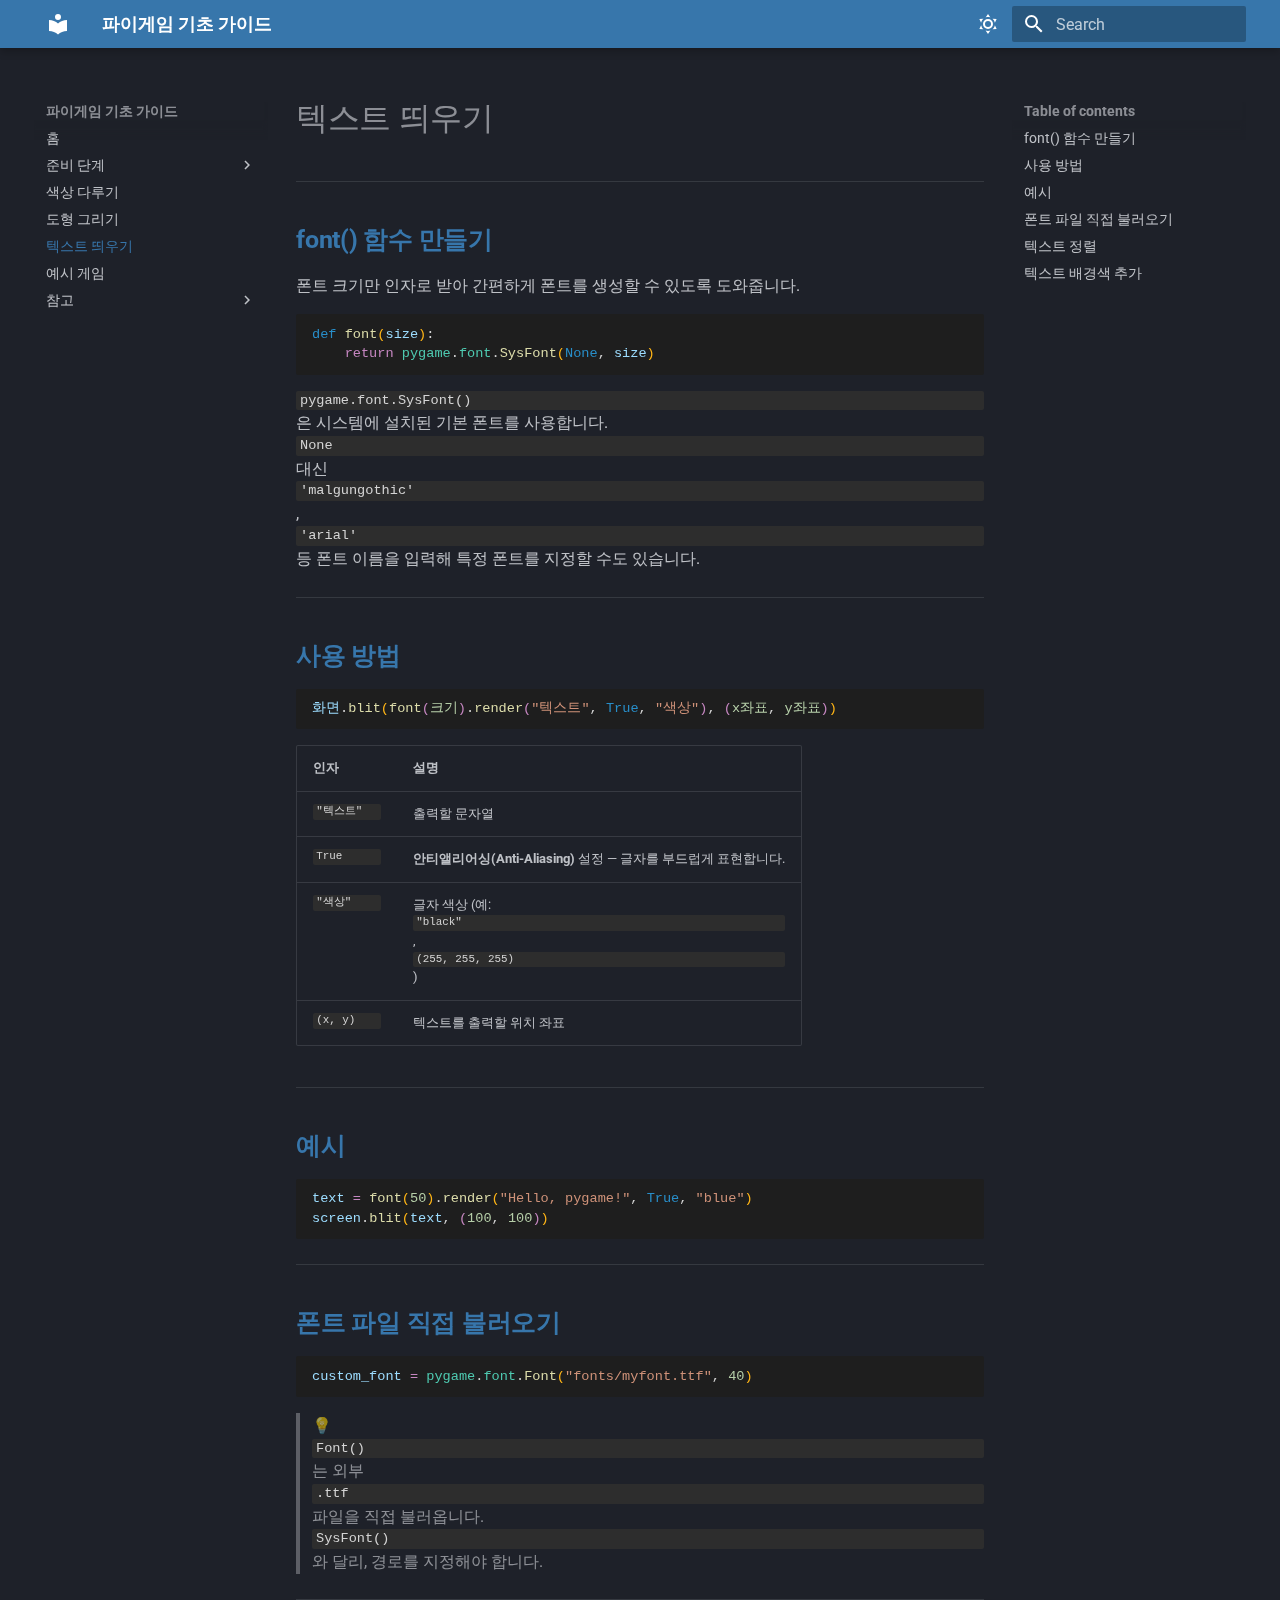
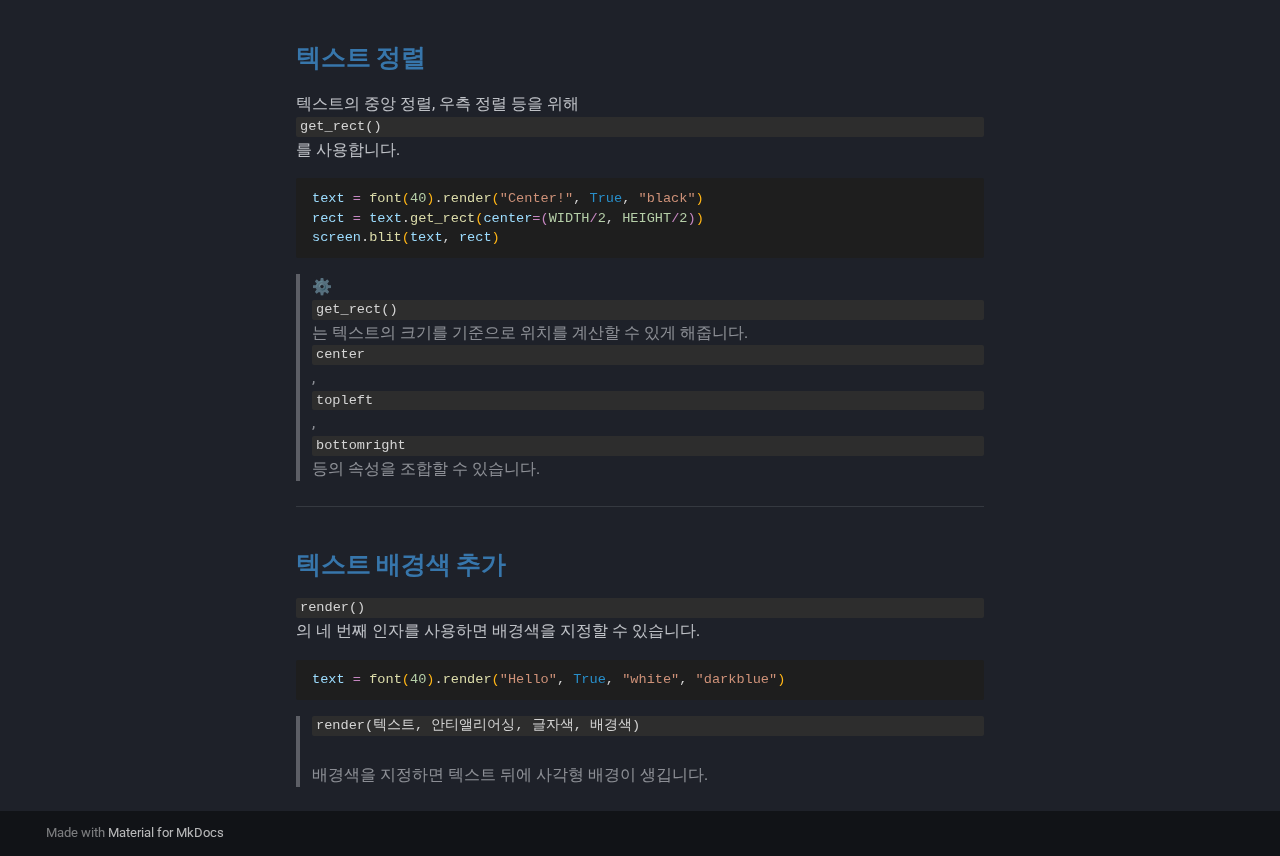
<file: 텍스트_띄우기/index.html>
<!doctype html>
<html lang="en" class="no-js">
  <head>
    
      <meta charset="utf-8">
      <meta name="viewport" content="width=device-width,initial-scale=1">
      
      
      
      
        <link rel="prev" href="../%EB%8F%84%ED%98%95_%EA%B7%B8%EB%A6%AC%EA%B8%B0/">
      
      
        <link rel="next" href="../%EC%98%88%EC%8B%9C_%EA%B2%8C%EC%9E%84/%EB%8B%A4%EB%A5%B8_%EC%83%89%EA%B9%94_%EC%B0%BE%EA%B8%B0/">
      
      
      <link rel="icon" href="../assets/images/favicon.png">
      <meta name="generator" content="mkdocs-1.6.1, mkdocs-material-9.6.19">
    
    
      
        <title>텍스트 띄우기 - 파이게임 기초 가이드</title>
      
    
    
      <link rel="stylesheet" href="../assets/stylesheets/main.7e37652d.min.css">
      
        
        <link rel="stylesheet" href="../assets/stylesheets/palette.06af60db.min.css">
      
      


    
    
      
    
    
      
        
        
        <link rel="preconnect" href="https://fonts.gstatic.com" crossorigin>
        <link rel="stylesheet" href="https://fonts.googleapis.com/css?family=Roboto:300,300i,400,400i,700,700i%7CRoboto+Mono:400,400i,700,700i&display=fallback">
        <style>:root{--md-text-font:"Roboto";--md-code-font:"Roboto Mono"}</style>
      
    
    
      <link rel="stylesheet" href="../stylesheets/extra.css">
    
    <script>__md_scope=new URL("..",location),__md_hash=e=>[...e].reduce(((e,_)=>(e<<5)-e+_.charCodeAt(0)),0),__md_get=(e,_=localStorage,t=__md_scope)=>JSON.parse(_.getItem(t.pathname+"."+e)),__md_set=(e,_,t=localStorage,a=__md_scope)=>{try{t.setItem(a.pathname+"."+e,JSON.stringify(_))}catch(e){}}</script>
    
      

    
    
    
  </head>
  
  
    
    
      
    
    
    
    
    <body dir="ltr" data-md-color-scheme="slate" data-md-color-primary="custom" data-md-color-accent="deep-purple">
  
    
    <input class="md-toggle" data-md-toggle="drawer" type="checkbox" id="__drawer" autocomplete="off">
    <input class="md-toggle" data-md-toggle="search" type="checkbox" id="__search" autocomplete="off">
    <label class="md-overlay" for="__drawer"></label>
    <div data-md-component="skip">
      
        
        <a href="#_1" class="md-skip">
          Skip to content
        </a>
      
    </div>
    <div data-md-component="announce">
      
    </div>
    
    
      

  

<header class="md-header md-header--shadow" data-md-component="header">
  <nav class="md-header__inner md-grid" aria-label="Header">
    <a href=".." title="파이게임 기초 가이드" class="md-header__button md-logo" aria-label="파이게임 기초 가이드" data-md-component="logo">
      
  
  <svg xmlns="http://www.w3.org/2000/svg" viewBox="0 0 24 24"><path d="M12 8a3 3 0 0 0 3-3 3 3 0 0 0-3-3 3 3 0 0 0-3 3 3 3 0 0 0 3 3m0 3.54C9.64 9.35 6.5 8 3 8v11c3.5 0 6.64 1.35 9 3.54 2.36-2.19 5.5-3.54 9-3.54V8c-3.5 0-6.64 1.35-9 3.54"/></svg>

    </a>
    <label class="md-header__button md-icon" for="__drawer">
      
      <svg xmlns="http://www.w3.org/2000/svg" viewBox="0 0 24 24"><path d="M3 6h18v2H3zm0 5h18v2H3zm0 5h18v2H3z"/></svg>
    </label>
    <div class="md-header__title" data-md-component="header-title">
      <div class="md-header__ellipsis">
        <div class="md-header__topic">
          <span class="md-ellipsis">
            파이게임 기초 가이드
          </span>
        </div>
        <div class="md-header__topic" data-md-component="header-topic">
          <span class="md-ellipsis">
            
              텍스트 띄우기
            
          </span>
        </div>
      </div>
    </div>
    
      
        <form class="md-header__option" data-md-component="palette">
  
    
    
    
    <input class="md-option" data-md-color-media="" data-md-color-scheme="slate" data-md-color-primary="custom" data-md-color-accent="deep-purple"  aria-label="라이트 모드로 전환"  type="radio" name="__palette" id="__palette_0">
    
      <label class="md-header__button md-icon" title="라이트 모드로 전환" for="__palette_1" hidden>
        <svg xmlns="http://www.w3.org/2000/svg" viewBox="0 0 24 24"><path d="M12 7a5 5 0 0 1 5 5 5 5 0 0 1-5 5 5 5 0 0 1-5-5 5 5 0 0 1 5-5m0 2a3 3 0 0 0-3 3 3 3 0 0 0 3 3 3 3 0 0 0 3-3 3 3 0 0 0-3-3m0-7 2.39 3.42C13.65 5.15 12.84 5 12 5s-1.65.15-2.39.42zM3.34 7l4.16-.35A7.2 7.2 0 0 0 5.94 8.5c-.44.74-.69 1.5-.83 2.29zm.02 10 1.76-3.77a7.131 7.131 0 0 0 2.38 4.14zM20.65 7l-1.77 3.79a7.02 7.02 0 0 0-2.38-4.15zm-.01 10-4.14.36c.59-.51 1.12-1.14 1.54-1.86.42-.73.69-1.5.83-2.29zM12 22l-2.41-3.44c.74.27 1.55.44 2.41.44.82 0 1.63-.17 2.37-.44z"/></svg>
      </label>
    
  
    
    
    
    <input class="md-option" data-md-color-media="" data-md-color-scheme="default" data-md-color-primary="custom" data-md-color-accent="deep-purple"  aria-label="다크 모드로 전환"  type="radio" name="__palette" id="__palette_1">
    
      <label class="md-header__button md-icon" title="다크 모드로 전환" for="__palette_0" hidden>
        <svg xmlns="http://www.w3.org/2000/svg" viewBox="0 0 24 24"><path d="m17.75 4.09-2.53 1.94.91 3.06-2.63-1.81-2.63 1.81.91-3.06-2.53-1.94L12.44 4l1.06-3 1.06 3zm3.5 6.91-1.64 1.25.59 1.98-1.7-1.17-1.7 1.17.59-1.98L15.75 11l2.06-.05L18.5 9l.69 1.95zm-2.28 4.95c.83-.08 1.72 1.1 1.19 1.85-.32.45-.66.87-1.08 1.27C15.17 23 8.84 23 4.94 19.07c-3.91-3.9-3.91-10.24 0-14.14.4-.4.82-.76 1.27-1.08.75-.53 1.93.36 1.85 1.19-.27 2.86.69 5.83 2.89 8.02a9.96 9.96 0 0 0 8.02 2.89m-1.64 2.02a12.08 12.08 0 0 1-7.8-3.47c-2.17-2.19-3.33-5-3.49-7.82-2.81 3.14-2.7 7.96.31 10.98 3.02 3.01 7.84 3.12 10.98.31"/></svg>
      </label>
    
  
</form>
      
    
    
      <script>var palette=__md_get("__palette");if(palette&&palette.color){if("(prefers-color-scheme)"===palette.color.media){var media=matchMedia("(prefers-color-scheme: light)"),input=document.querySelector(media.matches?"[data-md-color-media='(prefers-color-scheme: light)']":"[data-md-color-media='(prefers-color-scheme: dark)']");palette.color.media=input.getAttribute("data-md-color-media"),palette.color.scheme=input.getAttribute("data-md-color-scheme"),palette.color.primary=input.getAttribute("data-md-color-primary"),palette.color.accent=input.getAttribute("data-md-color-accent")}for(var[key,value]of Object.entries(palette.color))document.body.setAttribute("data-md-color-"+key,value)}</script>
    
    
    
      
      
        <label class="md-header__button md-icon" for="__search">
          
          <svg xmlns="http://www.w3.org/2000/svg" viewBox="0 0 24 24"><path d="M9.5 3A6.5 6.5 0 0 1 16 9.5c0 1.61-.59 3.09-1.56 4.23l.27.27h.79l5 5-1.5 1.5-5-5v-.79l-.27-.27A6.52 6.52 0 0 1 9.5 16 6.5 6.5 0 0 1 3 9.5 6.5 6.5 0 0 1 9.5 3m0 2C7 5 5 7 5 9.5S7 14 9.5 14 14 12 14 9.5 12 5 9.5 5"/></svg>
        </label>
        <div class="md-search" data-md-component="search" role="dialog">
  <label class="md-search__overlay" for="__search"></label>
  <div class="md-search__inner" role="search">
    <form class="md-search__form" name="search">
      <input type="text" class="md-search__input" name="query" aria-label="Search" placeholder="Search" autocapitalize="off" autocorrect="off" autocomplete="off" spellcheck="false" data-md-component="search-query" required>
      <label class="md-search__icon md-icon" for="__search">
        
        <svg xmlns="http://www.w3.org/2000/svg" viewBox="0 0 24 24"><path d="M9.5 3A6.5 6.5 0 0 1 16 9.5c0 1.61-.59 3.09-1.56 4.23l.27.27h.79l5 5-1.5 1.5-5-5v-.79l-.27-.27A6.52 6.52 0 0 1 9.5 16 6.5 6.5 0 0 1 3 9.5 6.5 6.5 0 0 1 9.5 3m0 2C7 5 5 7 5 9.5S7 14 9.5 14 14 12 14 9.5 12 5 9.5 5"/></svg>
        
        <svg xmlns="http://www.w3.org/2000/svg" viewBox="0 0 24 24"><path d="M20 11v2H8l5.5 5.5-1.42 1.42L4.16 12l7.92-7.92L13.5 5.5 8 11z"/></svg>
      </label>
      <nav class="md-search__options" aria-label="Search">
        
        <button type="reset" class="md-search__icon md-icon" title="Clear" aria-label="Clear" tabindex="-1">
          
          <svg xmlns="http://www.w3.org/2000/svg" viewBox="0 0 24 24"><path d="M19 6.41 17.59 5 12 10.59 6.41 5 5 6.41 10.59 12 5 17.59 6.41 19 12 13.41 17.59 19 19 17.59 13.41 12z"/></svg>
        </button>
      </nav>
      
    </form>
    <div class="md-search__output">
      <div class="md-search__scrollwrap" tabindex="0" data-md-scrollfix>
        <div class="md-search-result" data-md-component="search-result">
          <div class="md-search-result__meta">
            Initializing search
          </div>
          <ol class="md-search-result__list" role="presentation"></ol>
        </div>
      </div>
    </div>
  </div>
</div>
      
    
    
  </nav>
  
</header>
    
    <div class="md-container" data-md-component="container">
      
      
        
          
        
      
      <main class="md-main" data-md-component="main">
        <div class="md-main__inner md-grid">
          
            
              
              <div class="md-sidebar md-sidebar--primary" data-md-component="sidebar" data-md-type="navigation" >
                <div class="md-sidebar__scrollwrap">
                  <div class="md-sidebar__inner">
                    



<nav class="md-nav md-nav--primary" aria-label="Navigation" data-md-level="0">
  <label class="md-nav__title" for="__drawer">
    <a href=".." title="파이게임 기초 가이드" class="md-nav__button md-logo" aria-label="파이게임 기초 가이드" data-md-component="logo">
      
  
  <svg xmlns="http://www.w3.org/2000/svg" viewBox="0 0 24 24"><path d="M12 8a3 3 0 0 0 3-3 3 3 0 0 0-3-3 3 3 0 0 0-3 3 3 3 0 0 0 3 3m0 3.54C9.64 9.35 6.5 8 3 8v11c3.5 0 6.64 1.35 9 3.54 2.36-2.19 5.5-3.54 9-3.54V8c-3.5 0-6.64 1.35-9 3.54"/></svg>

    </a>
    파이게임 기초 가이드
  </label>
  
  <ul class="md-nav__list" data-md-scrollfix>
    
      
      
  
  
  
  
    <li class="md-nav__item">
      <a href=".." class="md-nav__link">
        
  
  
  <span class="md-ellipsis">
    홈
    
  </span>
  

      </a>
    </li>
  

    
      
      
  
  
  
  
    
    
    
    
    
    <li class="md-nav__item md-nav__item--nested">
      
        
        
        <input class="md-nav__toggle md-toggle " type="checkbox" id="__nav_2" >
        
          
          <label class="md-nav__link" for="__nav_2" id="__nav_2_label" tabindex="0">
            
  
  
  <span class="md-ellipsis">
    준비 단계
    
  </span>
  

            <span class="md-nav__icon md-icon"></span>
          </label>
        
        <nav class="md-nav" data-md-level="1" aria-labelledby="__nav_2_label" aria-expanded="false">
          <label class="md-nav__title" for="__nav_2">
            <span class="md-nav__icon md-icon"></span>
            준비 단계
          </label>
          <ul class="md-nav__list" data-md-scrollfix>
            
              
                
  
  
  
  
    <li class="md-nav__item">
      <a href="../%EC%A4%80%EB%B9%84_%EB%8B%A8%EA%B3%84/%EB%9D%BC%EC%9D%B4%EB%B8%8C%EB%9F%AC%EB%A6%AC_%EC%84%A4%EC%B9%98%ED%95%98%EA%B8%B0/" class="md-nav__link">
        
  
  
  <span class="md-ellipsis">
    라이브러리 설치하기
    
  </span>
  

      </a>
    </li>
  

              
            
              
                
  
  
  
  
    <li class="md-nav__item">
      <a href="../%EC%A4%80%EB%B9%84_%EB%8B%A8%EA%B3%84/%EA%B8%B0%EB%B3%B8_%ED%8B%80_%EB%A7%8C%EB%93%A4%EA%B8%B0/" class="md-nav__link">
        
  
  
  <span class="md-ellipsis">
    기본 틀 만들기
    
  </span>
  

      </a>
    </li>
  

              
            
          </ul>
        </nav>
      
    </li>
  

    
      
      
  
  
  
  
    <li class="md-nav__item">
      <a href="../%EC%83%89%EC%83%81_%EB%8B%A4%EB%A3%A8%EA%B8%B0/" class="md-nav__link">
        
  
  
  <span class="md-ellipsis">
    색상 다루기
    
  </span>
  

      </a>
    </li>
  

    
      
      
  
  
  
  
    <li class="md-nav__item">
      <a href="../%EB%8F%84%ED%98%95_%EA%B7%B8%EB%A6%AC%EA%B8%B0/" class="md-nav__link">
        
  
  
  <span class="md-ellipsis">
    도형 그리기
    
  </span>
  

      </a>
    </li>
  

    
      
      
  
  
    
  
  
  
    <li class="md-nav__item md-nav__item--active">
      
      <input class="md-nav__toggle md-toggle" type="checkbox" id="__toc">
      
      
        
      
      
        <label class="md-nav__link md-nav__link--active" for="__toc">
          
  
  
  <span class="md-ellipsis">
    텍스트 띄우기
    
  </span>
  

          <span class="md-nav__icon md-icon"></span>
        </label>
      
      <a href="./" class="md-nav__link md-nav__link--active">
        
  
  
  <span class="md-ellipsis">
    텍스트 띄우기
    
  </span>
  

      </a>
      
        

<nav class="md-nav md-nav--secondary" aria-label="Table of contents">
  
  
  
    
  
  
    <label class="md-nav__title" for="__toc">
      <span class="md-nav__icon md-icon"></span>
      Table of contents
    </label>
    <ul class="md-nav__list" data-md-component="toc" data-md-scrollfix>
      
        <li class="md-nav__item">
  <a href="#font" class="md-nav__link">
    <span class="md-ellipsis">
      font() 함수 만들기
    </span>
  </a>
  
</li>
      
        <li class="md-nav__item">
  <a href="#_2" class="md-nav__link">
    <span class="md-ellipsis">
      사용 방법
    </span>
  </a>
  
</li>
      
        <li class="md-nav__item">
  <a href="#_3" class="md-nav__link">
    <span class="md-ellipsis">
      예시
    </span>
  </a>
  
</li>
      
        <li class="md-nav__item">
  <a href="#_4" class="md-nav__link">
    <span class="md-ellipsis">
      폰트 파일 직접 불러오기
    </span>
  </a>
  
</li>
      
        <li class="md-nav__item">
  <a href="#_5" class="md-nav__link">
    <span class="md-ellipsis">
      텍스트 정렬
    </span>
  </a>
  
</li>
      
        <li class="md-nav__item">
  <a href="#_6" class="md-nav__link">
    <span class="md-ellipsis">
      텍스트 배경색 추가
    </span>
  </a>
  
</li>
      
    </ul>
  
</nav>
      
    </li>
  

    
      
      
  
  
  
  
    <li class="md-nav__item">
      <a href="../%EC%98%88%EC%8B%9C_%EA%B2%8C%EC%9E%84/%EB%8B%A4%EB%A5%B8_%EC%83%89%EA%B9%94_%EC%B0%BE%EA%B8%B0/" class="md-nav__link">
        
  
  
  <span class="md-ellipsis">
    예시 게임
    
  </span>
  

      </a>
    </li>
  

    
      
      
  
  
  
  
    
    
    
    
    
    <li class="md-nav__item md-nav__item--nested">
      
        
        
        <input class="md-nav__toggle md-toggle " type="checkbox" id="__nav_7" >
        
          
          <label class="md-nav__link" for="__nav_7" id="__nav_7_label" tabindex="0">
            
  
  
  <span class="md-ellipsis">
    참고
    
  </span>
  

            <span class="md-nav__icon md-icon"></span>
          </label>
        
        <nav class="md-nav" data-md-level="1" aria-labelledby="__nav_7_label" aria-expanded="false">
          <label class="md-nav__title" for="__nav_7">
            <span class="md-nav__icon md-icon"></span>
            참고
          </label>
          <ul class="md-nav__list" data-md-scrollfix>
            
              
                
  
  
  
  
    <li class="md-nav__item">
      <a href="../%EC%B0%B8%EA%B3%A0/%EA%B8%B0%EB%B3%B8_%ED%8B%80_%EC%83%81%EC%84%B8_%EC%84%A4%EB%AA%85/" class="md-nav__link">
        
  
  
  <span class="md-ellipsis">
    기본 틀 상세 설명
    
  </span>
  

      </a>
    </li>
  

              
            
          </ul>
        </nav>
      
    </li>
  

    
  </ul>
</nav>
                  </div>
                </div>
              </div>
            
            
              
              <div class="md-sidebar md-sidebar--secondary" data-md-component="sidebar" data-md-type="toc" >
                <div class="md-sidebar__scrollwrap">
                  <div class="md-sidebar__inner">
                    

<nav class="md-nav md-nav--secondary" aria-label="Table of contents">
  
  
  
    
  
  
    <label class="md-nav__title" for="__toc">
      <span class="md-nav__icon md-icon"></span>
      Table of contents
    </label>
    <ul class="md-nav__list" data-md-component="toc" data-md-scrollfix>
      
        <li class="md-nav__item">
  <a href="#font" class="md-nav__link">
    <span class="md-ellipsis">
      font() 함수 만들기
    </span>
  </a>
  
</li>
      
        <li class="md-nav__item">
  <a href="#_2" class="md-nav__link">
    <span class="md-ellipsis">
      사용 방법
    </span>
  </a>
  
</li>
      
        <li class="md-nav__item">
  <a href="#_3" class="md-nav__link">
    <span class="md-ellipsis">
      예시
    </span>
  </a>
  
</li>
      
        <li class="md-nav__item">
  <a href="#_4" class="md-nav__link">
    <span class="md-ellipsis">
      폰트 파일 직접 불러오기
    </span>
  </a>
  
</li>
      
        <li class="md-nav__item">
  <a href="#_5" class="md-nav__link">
    <span class="md-ellipsis">
      텍스트 정렬
    </span>
  </a>
  
</li>
      
        <li class="md-nav__item">
  <a href="#_6" class="md-nav__link">
    <span class="md-ellipsis">
      텍스트 배경색 추가
    </span>
  </a>
  
</li>
      
    </ul>
  
</nav>
                  </div>
                </div>
              </div>
            
          
          
            <div class="md-content" data-md-component="content">
              <article class="md-content__inner md-typeset">
                
                  



<h1 id="_1"><strong>텍스트 띄우기</strong></h1>
<hr />
<h2 id="font"><span class="title">font() 함수 만들기</span></h2>
<p>폰트 크기만 인자로 받아 간편하게 폰트를 생성할 수 있도록 도와줍니다.  </p>
<pre><code><span class="b">def</span> <span class="f">font</span><span class="pf">(</span><span class="v">size</span><span class="pf">)</span>:
    <span class="k">return</span> <span class="l">pygame</span>.<span class="l">font</span>.<span class="f">SysFont</span><span class="pf">(</span><span class="b">None</span>, <span class="v">size</span><span class="pf">)</span></code></pre>

<p><code>pygame.font.SysFont()</code>은 시스템에 설치된 기본 폰트를 사용합니다.<br />
<code>None</code> 대신 <code>'malgungothic'</code>, <code>'arial'</code> 등 폰트 이름을 입력해 특정 폰트를 지정할 수도 있습니다.  </p>
<hr />
<h2 id="_2"><span class="title">사용 방법</span></h2>
<pre><code><span class="v">화면</span>.<span class="f">blit</span><span class="pf">(</span><span class="f">font</span><span class="pg">(</span><span class="n">크기</span><span class="pg">)</span>.<span class="f">render</span><span class="pg">(</span><span class="s">"텍스트"</span>, <span class="b">True</span>, <span class="s">"색상"</span><span class="pg">)</span>, <span class="pg">(</span><span class="n">x좌표</span>, <span class="n">y좌표</span><span class="pg">)</span><span class="pf">)</span></code></pre>

<table>
<thead>
<tr>
<th>인자</th>
<th>설명</th>
</tr>
</thead>
<tbody>
<tr>
<td><code>"텍스트"</code></td>
<td>출력할 문자열</td>
</tr>
<tr>
<td><code>True</code></td>
<td><strong>안티앨리어싱(Anti-Aliasing)</strong> 설정 — 글자를 부드럽게 표현합니다.</td>
</tr>
<tr>
<td><code>"색상"</code></td>
<td>글자 색상 (예: <code>"black"</code>, <code>(255, 255, 255)</code>)</td>
</tr>
<tr>
<td><code>(x, y)</code></td>
<td>텍스트를 출력할 위치 좌표</td>
</tr>
</tbody>
</table>
<hr />
<h2 id="_3"><span class="title">예시</span></h2>
<pre><code><span class="v">text</span> <span class="k">=</span> <span class="f">font</span><span class="pf">(</span><span class="n">50</span><span class="pf">)</span>.<span class="f">render</span><span class="pf">(</span><span class="s">"Hello, pygame!"</span>, <span class="b">True</span>, <span class="s">"blue"</span><span class="pf">)</span>
<span class="v">screen</span>.<span class="f">blit</span><span class="pf">(</span><span class="v">text</span>, <span class="pg">(</span><span class="n">100</span>, <span class="n">100</span><span class="pg">)</span><span class="pf">)</span></code></pre>

<hr />
<h2 id="_4"><span class="title">폰트 파일 직접 불러오기</span></h2>
<pre><code><span class="v">custom_font</span> <span class="k">=</span> <span class="l">pygame</span>.<span class="l">font</span>.<span class="f">Font</span><span class="pf">(</span><span class="s">"fonts/myfont.ttf"</span>, <span class="n">40</span><span class="pf">)</span></code></pre>

<blockquote>
<p>💡 <code>Font()</code>는 외부 <code>.ttf</code> 파일을 직접 불러옵니다.<br />
<code>SysFont()</code>와 달리, 경로를 지정해야 합니다.  </p>
</blockquote>
<hr />
<h2 id="_5"><span class="title">텍스트 정렬</span></h2>
<p>텍스트의 중앙 정렬, 우측 정렬 등을 위해 <code>get_rect()</code>를 사용합니다.  </p>
<pre><code><span class="v">text</span> <span class="k">=</span> <span class="f">font</span><span class="pf">(</span><span class="n">40</span><span class="pf">)</span>.<span class="f">render</span><span class="pf">(</span><span class="s">"Center!"</span>, <span class="b">True</span>, <span class="s">"black"</span><span class="pf">)</span>
<span class="v">rect</span> <span class="k">=</span> <span class="v">text</span>.<span class="f">get_rect</span><span class="pf">(</span><span class="v">center</span><span class="k">=</span><span class="pg">(</span><span class="n">WIDTH</span><span class="k">/</span><span class="n">2</span>, <span class="n">HEIGHT</span><span class="k">/</span><span class="n">2</span><span class="pg">)</span><span class="pf">)</span>
<span class="v">screen</span>.<span class="f">blit</span><span class="pf">(</span><span class="v">text</span>, <span class="v">rect</span><span class="pf">)</span></code></pre>

<blockquote>
<p>⚙️ <code>get_rect()</code>는 텍스트의 크기를 기준으로 위치를 계산할 수 있게 해줍니다.<br />
<code>center</code>, <code>topleft</code>, <code>bottomright</code> 등의 속성을 조합할 수 있습니다.  </p>
</blockquote>
<hr />
<h2 id="_6"><span class="title">텍스트 배경색 추가</span></h2>
<p><code>render()</code>의 네 번째 인자를 사용하면 배경색을 지정할 수 있습니다.  </p>
<pre><code><span class="v">text</span> <span class="k">=</span> <span class="f">font</span><span class="pf">(</span><span class="n">40</span><span class="pf">)</span>.<span class="f">render</span><span class="pf">(</span><span class="s">"Hello"</span>, <span class="b">True</span>, <span class="s">"white"</span>, <span class="s">"darkblue"</span><span class="pf">)</span></code></pre>

<blockquote>
<p><code>render(텍스트, 안티앨리어싱, 글자색, 배경색)</code><br />
배경색을 지정하면 텍스트 뒤에 사각형 배경이 생깁니다.  </p>
</blockquote>












                
              </article>
            </div>
          
          
<script>var target=document.getElementById(location.hash.slice(1));target&&target.name&&(target.checked=target.name.startsWith("__tabbed_"))</script>
        </div>
        
      </main>
      
        <footer class="md-footer">
  
  <div class="md-footer-meta md-typeset">
    <div class="md-footer-meta__inner md-grid">
      <div class="md-copyright">
  
  
    Made with
    <a href="https://squidfunk.github.io/mkdocs-material/" target="_blank" rel="noopener">
      Material for MkDocs
    </a>
  
</div>
      
    </div>
  </div>
</footer>
      
    </div>
    <div class="md-dialog" data-md-component="dialog">
      <div class="md-dialog__inner md-typeset"></div>
    </div>
    
    
    
      
      <script id="__config" type="application/json">{"base": "..", "features": [], "search": "../assets/javascripts/workers/search.973d3a69.min.js", "tags": null, "translations": {"clipboard.copied": "Copied to clipboard", "clipboard.copy": "Copy to clipboard", "search.result.more.one": "1 more on this page", "search.result.more.other": "# more on this page", "search.result.none": "No matching documents", "search.result.one": "1 matching document", "search.result.other": "# matching documents", "search.result.placeholder": "Type to start searching", "search.result.term.missing": "Missing", "select.version": "Select version"}, "version": null}</script>
    
    
      <script src="../assets/javascripts/bundle.92b07e13.min.js"></script>
      
        <script src="../assets/js/copy-code.js"></script>
      
    
  </body>
</html>
</file>
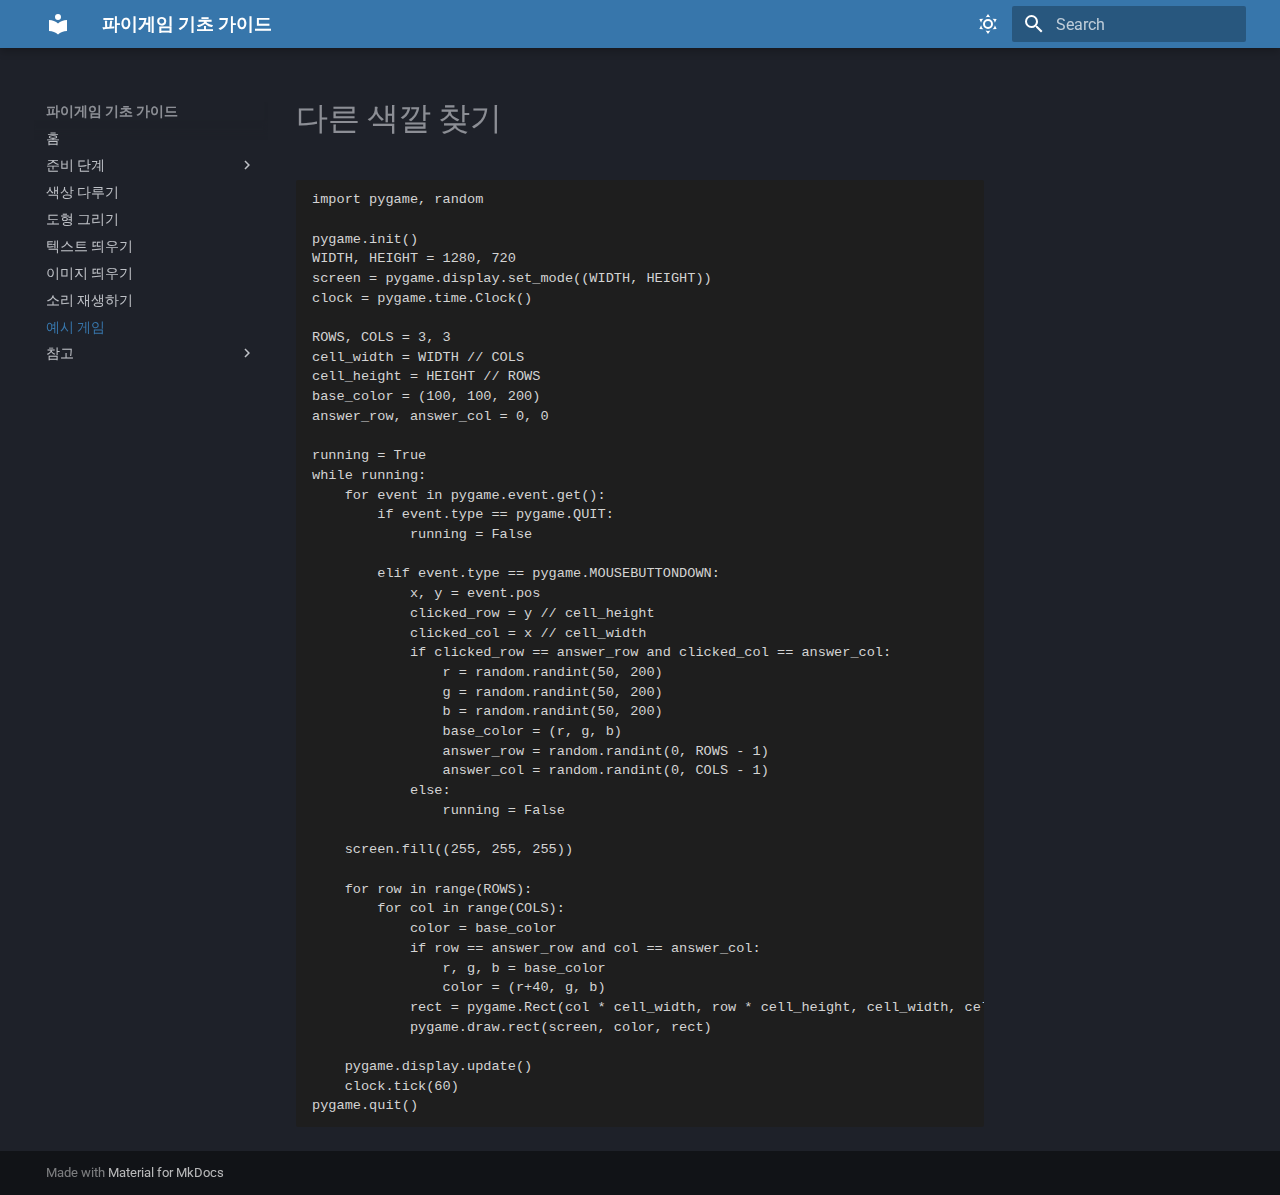
<file: 예시_게임/다른_색깔_찾기/index.html>
<!doctype html>
<html lang="en" class="no-js">
  <head>
    
      <meta charset="utf-8">
      <meta name="viewport" content="width=device-width,initial-scale=1">
      
      
      
      
        <link rel="prev" href="../../%EC%86%8C%EB%A6%AC_%EC%9E%AC%EC%83%9D%ED%95%98%EA%B8%B0/">
      
      
        <link rel="next" href="../../%EC%B0%B8%EA%B3%A0/%EA%B8%B0%EB%B3%B8_%ED%8B%80_%EC%83%81%EC%84%B8_%EC%84%A4%EB%AA%85/">
      
      
      <link rel="icon" href="../../assets/images/favicon.png">
      <meta name="generator" content="mkdocs-1.6.1, mkdocs-material-9.6.19">
    
    
      
        <title>예시 게임 - 파이게임 기초 가이드</title>
      
    
    
      <link rel="stylesheet" href="../../assets/stylesheets/main.7e37652d.min.css">
      
        
        <link rel="stylesheet" href="../../assets/stylesheets/palette.06af60db.min.css">
      
      


    
    
      
    
    
      
        
        
        <link rel="preconnect" href="https://fonts.gstatic.com" crossorigin>
        <link rel="stylesheet" href="https://fonts.googleapis.com/css?family=Roboto:300,300i,400,400i,700,700i%7CRoboto+Mono:400,400i,700,700i&display=fallback">
        <style>:root{--md-text-font:"Roboto";--md-code-font:"Roboto Mono"}</style>
      
    
    
      <link rel="stylesheet" href="../../stylesheets/extra.css">
    
    <script>__md_scope=new URL("../..",location),__md_hash=e=>[...e].reduce(((e,_)=>(e<<5)-e+_.charCodeAt(0)),0),__md_get=(e,_=localStorage,t=__md_scope)=>JSON.parse(_.getItem(t.pathname+"."+e)),__md_set=(e,_,t=localStorage,a=__md_scope)=>{try{t.setItem(a.pathname+"."+e,JSON.stringify(_))}catch(e){}}</script>
    
      

    
    
    
  </head>
  
  
    
    
      
    
    
    
    
    <body dir="ltr" data-md-color-scheme="slate" data-md-color-primary="custom" data-md-color-accent="deep-purple">
  
    
    <input class="md-toggle" data-md-toggle="drawer" type="checkbox" id="__drawer" autocomplete="off">
    <input class="md-toggle" data-md-toggle="search" type="checkbox" id="__search" autocomplete="off">
    <label class="md-overlay" for="__drawer"></label>
    <div data-md-component="skip">
      
        
        <a href="#_1" class="md-skip">
          Skip to content
        </a>
      
    </div>
    <div data-md-component="announce">
      
    </div>
    
    
      

  

<header class="md-header md-header--shadow" data-md-component="header">
  <nav class="md-header__inner md-grid" aria-label="Header">
    <a href="../.." title="파이게임 기초 가이드" class="md-header__button md-logo" aria-label="파이게임 기초 가이드" data-md-component="logo">
      
  
  <svg xmlns="http://www.w3.org/2000/svg" viewBox="0 0 24 24"><path d="M12 8a3 3 0 0 0 3-3 3 3 0 0 0-3-3 3 3 0 0 0-3 3 3 3 0 0 0 3 3m0 3.54C9.64 9.35 6.5 8 3 8v11c3.5 0 6.64 1.35 9 3.54 2.36-2.19 5.5-3.54 9-3.54V8c-3.5 0-6.64 1.35-9 3.54"/></svg>

    </a>
    <label class="md-header__button md-icon" for="__drawer">
      
      <svg xmlns="http://www.w3.org/2000/svg" viewBox="0 0 24 24"><path d="M3 6h18v2H3zm0 5h18v2H3zm0 5h18v2H3z"/></svg>
    </label>
    <div class="md-header__title" data-md-component="header-title">
      <div class="md-header__ellipsis">
        <div class="md-header__topic">
          <span class="md-ellipsis">
            파이게임 기초 가이드
          </span>
        </div>
        <div class="md-header__topic" data-md-component="header-topic">
          <span class="md-ellipsis">
            
              예시 게임
            
          </span>
        </div>
      </div>
    </div>
    
      
        <form class="md-header__option" data-md-component="palette">
  
    
    
    
    <input class="md-option" data-md-color-media="" data-md-color-scheme="slate" data-md-color-primary="custom" data-md-color-accent="deep-purple"  aria-label="라이트 모드로 전환"  type="radio" name="__palette" id="__palette_0">
    
      <label class="md-header__button md-icon" title="라이트 모드로 전환" for="__palette_1" hidden>
        <svg xmlns="http://www.w3.org/2000/svg" viewBox="0 0 24 24"><path d="M12 7a5 5 0 0 1 5 5 5 5 0 0 1-5 5 5 5 0 0 1-5-5 5 5 0 0 1 5-5m0 2a3 3 0 0 0-3 3 3 3 0 0 0 3 3 3 3 0 0 0 3-3 3 3 0 0 0-3-3m0-7 2.39 3.42C13.65 5.15 12.84 5 12 5s-1.65.15-2.39.42zM3.34 7l4.16-.35A7.2 7.2 0 0 0 5.94 8.5c-.44.74-.69 1.5-.83 2.29zm.02 10 1.76-3.77a7.131 7.131 0 0 0 2.38 4.14zM20.65 7l-1.77 3.79a7.02 7.02 0 0 0-2.38-4.15zm-.01 10-4.14.36c.59-.51 1.12-1.14 1.54-1.86.42-.73.69-1.5.83-2.29zM12 22l-2.41-3.44c.74.27 1.55.44 2.41.44.82 0 1.63-.17 2.37-.44z"/></svg>
      </label>
    
  
    
    
    
    <input class="md-option" data-md-color-media="" data-md-color-scheme="default" data-md-color-primary="custom" data-md-color-accent="deep-purple"  aria-label="다크 모드로 전환"  type="radio" name="__palette" id="__palette_1">
    
      <label class="md-header__button md-icon" title="다크 모드로 전환" for="__palette_0" hidden>
        <svg xmlns="http://www.w3.org/2000/svg" viewBox="0 0 24 24"><path d="m17.75 4.09-2.53 1.94.91 3.06-2.63-1.81-2.63 1.81.91-3.06-2.53-1.94L12.44 4l1.06-3 1.06 3zm3.5 6.91-1.64 1.25.59 1.98-1.7-1.17-1.7 1.17.59-1.98L15.75 11l2.06-.05L18.5 9l.69 1.95zm-2.28 4.95c.83-.08 1.72 1.1 1.19 1.85-.32.45-.66.87-1.08 1.27C15.17 23 8.84 23 4.94 19.07c-3.91-3.9-3.91-10.24 0-14.14.4-.4.82-.76 1.27-1.08.75-.53 1.93.36 1.85 1.19-.27 2.86.69 5.83 2.89 8.02a9.96 9.96 0 0 0 8.02 2.89m-1.64 2.02a12.08 12.08 0 0 1-7.8-3.47c-2.17-2.19-3.33-5-3.49-7.82-2.81 3.14-2.7 7.96.31 10.98 3.02 3.01 7.84 3.12 10.98.31"/></svg>
      </label>
    
  
</form>
      
    
    
      <script>var palette=__md_get("__palette");if(palette&&palette.color){if("(prefers-color-scheme)"===palette.color.media){var media=matchMedia("(prefers-color-scheme: light)"),input=document.querySelector(media.matches?"[data-md-color-media='(prefers-color-scheme: light)']":"[data-md-color-media='(prefers-color-scheme: dark)']");palette.color.media=input.getAttribute("data-md-color-media"),palette.color.scheme=input.getAttribute("data-md-color-scheme"),palette.color.primary=input.getAttribute("data-md-color-primary"),palette.color.accent=input.getAttribute("data-md-color-accent")}for(var[key,value]of Object.entries(palette.color))document.body.setAttribute("data-md-color-"+key,value)}</script>
    
    
    
      
      
        <label class="md-header__button md-icon" for="__search">
          
          <svg xmlns="http://www.w3.org/2000/svg" viewBox="0 0 24 24"><path d="M9.5 3A6.5 6.5 0 0 1 16 9.5c0 1.61-.59 3.09-1.56 4.23l.27.27h.79l5 5-1.5 1.5-5-5v-.79l-.27-.27A6.52 6.52 0 0 1 9.5 16 6.5 6.5 0 0 1 3 9.5 6.5 6.5 0 0 1 9.5 3m0 2C7 5 5 7 5 9.5S7 14 9.5 14 14 12 14 9.5 12 5 9.5 5"/></svg>
        </label>
        <div class="md-search" data-md-component="search" role="dialog">
  <label class="md-search__overlay" for="__search"></label>
  <div class="md-search__inner" role="search">
    <form class="md-search__form" name="search">
      <input type="text" class="md-search__input" name="query" aria-label="Search" placeholder="Search" autocapitalize="off" autocorrect="off" autocomplete="off" spellcheck="false" data-md-component="search-query" required>
      <label class="md-search__icon md-icon" for="__search">
        
        <svg xmlns="http://www.w3.org/2000/svg" viewBox="0 0 24 24"><path d="M9.5 3A6.5 6.5 0 0 1 16 9.5c0 1.61-.59 3.09-1.56 4.23l.27.27h.79l5 5-1.5 1.5-5-5v-.79l-.27-.27A6.52 6.52 0 0 1 9.5 16 6.5 6.5 0 0 1 3 9.5 6.5 6.5 0 0 1 9.5 3m0 2C7 5 5 7 5 9.5S7 14 9.5 14 14 12 14 9.5 12 5 9.5 5"/></svg>
        
        <svg xmlns="http://www.w3.org/2000/svg" viewBox="0 0 24 24"><path d="M20 11v2H8l5.5 5.5-1.42 1.42L4.16 12l7.92-7.92L13.5 5.5 8 11z"/></svg>
      </label>
      <nav class="md-search__options" aria-label="Search">
        
        <button type="reset" class="md-search__icon md-icon" title="Clear" aria-label="Clear" tabindex="-1">
          
          <svg xmlns="http://www.w3.org/2000/svg" viewBox="0 0 24 24"><path d="M19 6.41 17.59 5 12 10.59 6.41 5 5 6.41 10.59 12 5 17.59 6.41 19 12 13.41 17.59 19 19 17.59 13.41 12z"/></svg>
        </button>
      </nav>
      
    </form>
    <div class="md-search__output">
      <div class="md-search__scrollwrap" tabindex="0" data-md-scrollfix>
        <div class="md-search-result" data-md-component="search-result">
          <div class="md-search-result__meta">
            Initializing search
          </div>
          <ol class="md-search-result__list" role="presentation"></ol>
        </div>
      </div>
    </div>
  </div>
</div>
      
    
    
  </nav>
  
</header>
    
    <div class="md-container" data-md-component="container">
      
      
        
          
        
      
      <main class="md-main" data-md-component="main">
        <div class="md-main__inner md-grid">
          
            
              
              <div class="md-sidebar md-sidebar--primary" data-md-component="sidebar" data-md-type="navigation" >
                <div class="md-sidebar__scrollwrap">
                  <div class="md-sidebar__inner">
                    



<nav class="md-nav md-nav--primary" aria-label="Navigation" data-md-level="0">
  <label class="md-nav__title" for="__drawer">
    <a href="../.." title="파이게임 기초 가이드" class="md-nav__button md-logo" aria-label="파이게임 기초 가이드" data-md-component="logo">
      
  
  <svg xmlns="http://www.w3.org/2000/svg" viewBox="0 0 24 24"><path d="M12 8a3 3 0 0 0 3-3 3 3 0 0 0-3-3 3 3 0 0 0-3 3 3 3 0 0 0 3 3m0 3.54C9.64 9.35 6.5 8 3 8v11c3.5 0 6.64 1.35 9 3.54 2.36-2.19 5.5-3.54 9-3.54V8c-3.5 0-6.64 1.35-9 3.54"/></svg>

    </a>
    파이게임 기초 가이드
  </label>
  
  <ul class="md-nav__list" data-md-scrollfix>
    
      
      
  
  
  
  
    <li class="md-nav__item">
      <a href="../.." class="md-nav__link">
        
  
  
  <span class="md-ellipsis">
    홈
    
  </span>
  

      </a>
    </li>
  

    
      
      
  
  
  
  
    
    
    
    
    
    <li class="md-nav__item md-nav__item--nested">
      
        
        
        <input class="md-nav__toggle md-toggle " type="checkbox" id="__nav_2" >
        
          
          <label class="md-nav__link" for="__nav_2" id="__nav_2_label" tabindex="0">
            
  
  
  <span class="md-ellipsis">
    준비 단계
    
  </span>
  

            <span class="md-nav__icon md-icon"></span>
          </label>
        
        <nav class="md-nav" data-md-level="1" aria-labelledby="__nav_2_label" aria-expanded="false">
          <label class="md-nav__title" for="__nav_2">
            <span class="md-nav__icon md-icon"></span>
            준비 단계
          </label>
          <ul class="md-nav__list" data-md-scrollfix>
            
              
                
  
  
  
  
    <li class="md-nav__item">
      <a href="../../%EC%A4%80%EB%B9%84_%EB%8B%A8%EA%B3%84/%EB%9D%BC%EC%9D%B4%EB%B8%8C%EB%9F%AC%EB%A6%AC_%EC%84%A4%EC%B9%98%ED%95%98%EA%B8%B0/" class="md-nav__link">
        
  
  
  <span class="md-ellipsis">
    라이브러리 설치하기
    
  </span>
  

      </a>
    </li>
  

              
            
              
                
  
  
  
  
    <li class="md-nav__item">
      <a href="../../%EC%A4%80%EB%B9%84_%EB%8B%A8%EA%B3%84/%EA%B8%B0%EB%B3%B8_%ED%8B%80_%EB%A7%8C%EB%93%A4%EA%B8%B0/" class="md-nav__link">
        
  
  
  <span class="md-ellipsis">
    기본 틀 만들기
    
  </span>
  

      </a>
    </li>
  

              
            
          </ul>
        </nav>
      
    </li>
  

    
      
      
  
  
  
  
    <li class="md-nav__item">
      <a href="../../%EC%83%89%EC%83%81_%EB%8B%A4%EB%A3%A8%EA%B8%B0/" class="md-nav__link">
        
  
  
  <span class="md-ellipsis">
    색상 다루기
    
  </span>
  

      </a>
    </li>
  

    
      
      
  
  
  
  
    <li class="md-nav__item">
      <a href="../../%EB%8F%84%ED%98%95_%EA%B7%B8%EB%A6%AC%EA%B8%B0/" class="md-nav__link">
        
  
  
  <span class="md-ellipsis">
    도형 그리기
    
  </span>
  

      </a>
    </li>
  

    
      
      
  
  
  
  
    <li class="md-nav__item">
      <a href="../../%ED%85%8D%EC%8A%A4%ED%8A%B8_%EB%9D%84%EC%9A%B0%EA%B8%B0/" class="md-nav__link">
        
  
  
  <span class="md-ellipsis">
    텍스트 띄우기
    
  </span>
  

      </a>
    </li>
  

    
      
      
  
  
  
  
    <li class="md-nav__item">
      <a href="../../%EC%9D%B4%EB%AF%B8%EC%A7%80_%EB%9D%84%EC%9A%B0%EA%B8%B0/" class="md-nav__link">
        
  
  
  <span class="md-ellipsis">
    이미지 띄우기
    
  </span>
  

      </a>
    </li>
  

    
      
      
  
  
  
  
    <li class="md-nav__item">
      <a href="../../%EC%86%8C%EB%A6%AC_%EC%9E%AC%EC%83%9D%ED%95%98%EA%B8%B0/" class="md-nav__link">
        
  
  
  <span class="md-ellipsis">
    소리 재생하기
    
  </span>
  

      </a>
    </li>
  

    
      
      
  
  
    
  
  
  
    <li class="md-nav__item md-nav__item--active">
      
      <input class="md-nav__toggle md-toggle" type="checkbox" id="__toc">
      
      
        
      
      
      <a href="./" class="md-nav__link md-nav__link--active">
        
  
  
  <span class="md-ellipsis">
    예시 게임
    
  </span>
  

      </a>
      
    </li>
  

    
      
      
  
  
  
  
    
    
    
    
    
    <li class="md-nav__item md-nav__item--nested">
      
        
        
        <input class="md-nav__toggle md-toggle " type="checkbox" id="__nav_9" >
        
          
          <label class="md-nav__link" for="__nav_9" id="__nav_9_label" tabindex="0">
            
  
  
  <span class="md-ellipsis">
    참고
    
  </span>
  

            <span class="md-nav__icon md-icon"></span>
          </label>
        
        <nav class="md-nav" data-md-level="1" aria-labelledby="__nav_9_label" aria-expanded="false">
          <label class="md-nav__title" for="__nav_9">
            <span class="md-nav__icon md-icon"></span>
            참고
          </label>
          <ul class="md-nav__list" data-md-scrollfix>
            
              
                
  
  
  
  
    <li class="md-nav__item">
      <a href="../../%EC%B0%B8%EA%B3%A0/%EA%B8%B0%EB%B3%B8_%ED%8B%80_%EC%83%81%EC%84%B8_%EC%84%A4%EB%AA%85/" class="md-nav__link">
        
  
  
  <span class="md-ellipsis">
    기본 틀 상세 설명
    
  </span>
  

      </a>
    </li>
  

              
            
          </ul>
        </nav>
      
    </li>
  

    
  </ul>
</nav>
                  </div>
                </div>
              </div>
            
            
              
              <div class="md-sidebar md-sidebar--secondary" data-md-component="sidebar" data-md-type="toc" >
                <div class="md-sidebar__scrollwrap">
                  <div class="md-sidebar__inner">
                    

<nav class="md-nav md-nav--secondary" aria-label="Table of contents">
  
  
  
    
  
  
</nav>
                  </div>
                </div>
              </div>
            
          
          
            <div class="md-content" data-md-component="content">
              <article class="md-content__inner md-typeset">
                
                  



<h1 id="_1"><strong>다른 색깔 찾기</strong></h1>
<pre><code class="language-py">import pygame, random

pygame.init()
WIDTH, HEIGHT = 1280, 720
screen = pygame.display.set_mode((WIDTH, HEIGHT))
clock = pygame.time.Clock()

ROWS, COLS = 3, 3
cell_width = WIDTH // COLS
cell_height = HEIGHT // ROWS
base_color = (100, 100, 200)
answer_row, answer_col = 0, 0

running = True
while running:
    for event in pygame.event.get():
        if event.type == pygame.QUIT:
            running = False

        elif event.type == pygame.MOUSEBUTTONDOWN:
            x, y = event.pos
            clicked_row = y // cell_height
            clicked_col = x // cell_width
            if clicked_row == answer_row and clicked_col == answer_col:
                r = random.randint(50, 200)
                g = random.randint(50, 200)
                b = random.randint(50, 200)
                base_color = (r, g, b)
                answer_row = random.randint(0, ROWS - 1)
                answer_col = random.randint(0, COLS - 1)
            else:
                running = False

    screen.fill((255, 255, 255))

    for row in range(ROWS):
        for col in range(COLS):
            color = base_color
            if row == answer_row and col == answer_col:
                r, g, b = base_color
                color = (r+40, g, b)
            rect = pygame.Rect(col * cell_width, row * cell_height, cell_width, cell_height)
            pygame.draw.rect(screen, color, rect)

    pygame.display.update()
    clock.tick(60)
pygame.quit()
</code></pre>












                
              </article>
            </div>
          
          
<script>var target=document.getElementById(location.hash.slice(1));target&&target.name&&(target.checked=target.name.startsWith("__tabbed_"))</script>
        </div>
        
      </main>
      
        <footer class="md-footer">
  
  <div class="md-footer-meta md-typeset">
    <div class="md-footer-meta__inner md-grid">
      <div class="md-copyright">
  
  
    Made with
    <a href="https://squidfunk.github.io/mkdocs-material/" target="_blank" rel="noopener">
      Material for MkDocs
    </a>
  
</div>
      
    </div>
  </div>
</footer>
      
    </div>
    <div class="md-dialog" data-md-component="dialog">
      <div class="md-dialog__inner md-typeset"></div>
    </div>
    
    
    
      
      <script id="__config" type="application/json">{"base": "../..", "features": [], "search": "../../assets/javascripts/workers/search.973d3a69.min.js", "tags": null, "translations": {"clipboard.copied": "Copied to clipboard", "clipboard.copy": "Copy to clipboard", "search.result.more.one": "1 more on this page", "search.result.more.other": "# more on this page", "search.result.none": "No matching documents", "search.result.one": "1 matching document", "search.result.other": "# matching documents", "search.result.placeholder": "Type to start searching", "search.result.term.missing": "Missing", "select.version": "Select version"}, "version": null}</script>
    
    
      <script src="../../assets/javascripts/bundle.92b07e13.min.js"></script>
      
        <script src="../../assets/js/copy-code.js"></script>
      
    
  </body>
</html>
</file>
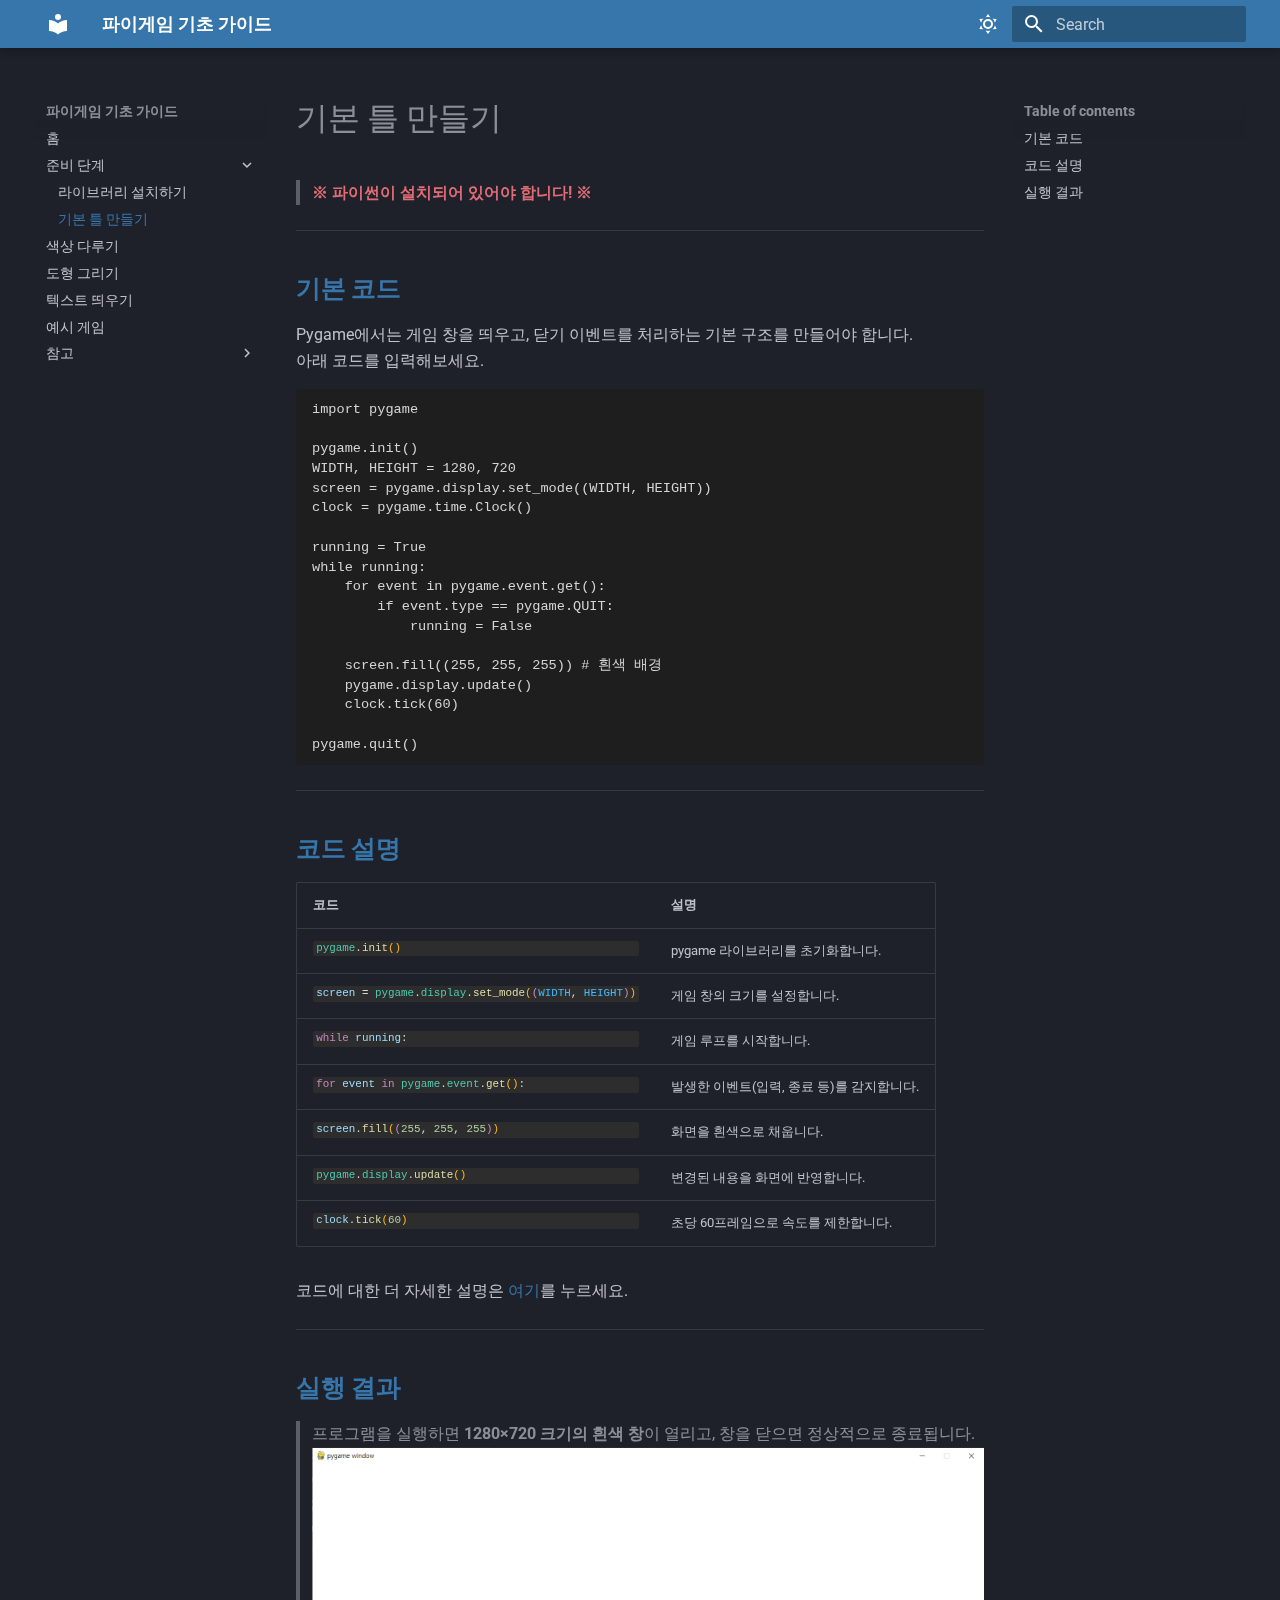
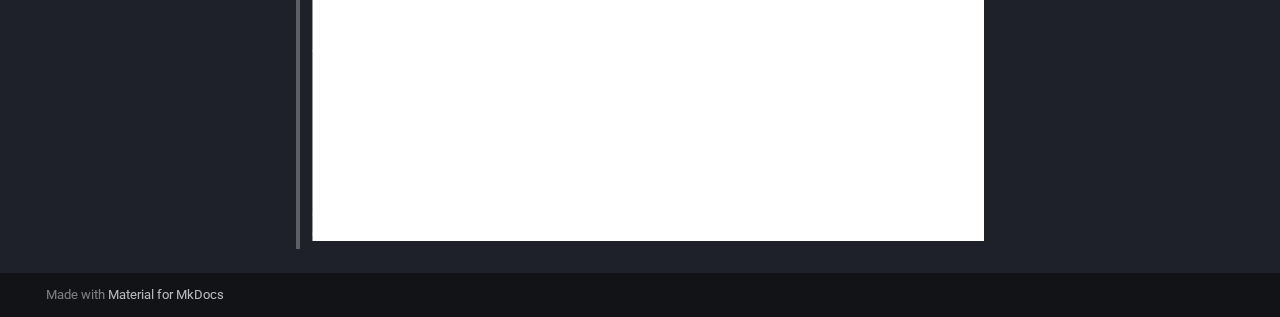
<file: 준비_단계/기본_틀_만들기/index.html>
<!doctype html>
<html lang="en" class="no-js">
  <head>
    
      <meta charset="utf-8">
      <meta name="viewport" content="width=device-width,initial-scale=1">
      
      
      
      
        <link rel="prev" href="../%EB%9D%BC%EC%9D%B4%EB%B8%8C%EB%9F%AC%EB%A6%AC_%EC%84%A4%EC%B9%98%ED%95%98%EA%B8%B0/">
      
      
        <link rel="next" href="../../%EC%83%89%EC%83%81_%EB%8B%A4%EB%A3%A8%EA%B8%B0/">
      
      
      <link rel="icon" href="../../assets/images/favicon.png">
      <meta name="generator" content="mkdocs-1.6.1, mkdocs-material-9.6.19">
    
    
      
        <title>기본 틀 만들기 - 파이게임 기초 가이드</title>
      
    
    
      <link rel="stylesheet" href="../../assets/stylesheets/main.7e37652d.min.css">
      
        
        <link rel="stylesheet" href="../../assets/stylesheets/palette.06af60db.min.css">
      
      


    
    
      
    
    
      
        
        
        <link rel="preconnect" href="https://fonts.gstatic.com" crossorigin>
        <link rel="stylesheet" href="https://fonts.googleapis.com/css?family=Roboto:300,300i,400,400i,700,700i%7CRoboto+Mono:400,400i,700,700i&display=fallback">
        <style>:root{--md-text-font:"Roboto";--md-code-font:"Roboto Mono"}</style>
      
    
    
      <link rel="stylesheet" href="../../stylesheets/extra.css">
    
    <script>__md_scope=new URL("../..",location),__md_hash=e=>[...e].reduce(((e,_)=>(e<<5)-e+_.charCodeAt(0)),0),__md_get=(e,_=localStorage,t=__md_scope)=>JSON.parse(_.getItem(t.pathname+"."+e)),__md_set=(e,_,t=localStorage,a=__md_scope)=>{try{t.setItem(a.pathname+"."+e,JSON.stringify(_))}catch(e){}}</script>
    
      

    
    
    
  </head>
  
  
    
    
      
    
    
    
    
    <body dir="ltr" data-md-color-scheme="slate" data-md-color-primary="custom" data-md-color-accent="deep-purple">
  
    
    <input class="md-toggle" data-md-toggle="drawer" type="checkbox" id="__drawer" autocomplete="off">
    <input class="md-toggle" data-md-toggle="search" type="checkbox" id="__search" autocomplete="off">
    <label class="md-overlay" for="__drawer"></label>
    <div data-md-component="skip">
      
        
        <a href="#_1" class="md-skip">
          Skip to content
        </a>
      
    </div>
    <div data-md-component="announce">
      
    </div>
    
    
      

  

<header class="md-header md-header--shadow" data-md-component="header">
  <nav class="md-header__inner md-grid" aria-label="Header">
    <a href="../.." title="파이게임 기초 가이드" class="md-header__button md-logo" aria-label="파이게임 기초 가이드" data-md-component="logo">
      
  
  <svg xmlns="http://www.w3.org/2000/svg" viewBox="0 0 24 24"><path d="M12 8a3 3 0 0 0 3-3 3 3 0 0 0-3-3 3 3 0 0 0-3 3 3 3 0 0 0 3 3m0 3.54C9.64 9.35 6.5 8 3 8v11c3.5 0 6.64 1.35 9 3.54 2.36-2.19 5.5-3.54 9-3.54V8c-3.5 0-6.64 1.35-9 3.54"/></svg>

    </a>
    <label class="md-header__button md-icon" for="__drawer">
      
      <svg xmlns="http://www.w3.org/2000/svg" viewBox="0 0 24 24"><path d="M3 6h18v2H3zm0 5h18v2H3zm0 5h18v2H3z"/></svg>
    </label>
    <div class="md-header__title" data-md-component="header-title">
      <div class="md-header__ellipsis">
        <div class="md-header__topic">
          <span class="md-ellipsis">
            파이게임 기초 가이드
          </span>
        </div>
        <div class="md-header__topic" data-md-component="header-topic">
          <span class="md-ellipsis">
            
              기본 틀 만들기
            
          </span>
        </div>
      </div>
    </div>
    
      
        <form class="md-header__option" data-md-component="palette">
  
    
    
    
    <input class="md-option" data-md-color-media="" data-md-color-scheme="slate" data-md-color-primary="custom" data-md-color-accent="deep-purple"  aria-label="라이트 모드로 전환"  type="radio" name="__palette" id="__palette_0">
    
      <label class="md-header__button md-icon" title="라이트 모드로 전환" for="__palette_1" hidden>
        <svg xmlns="http://www.w3.org/2000/svg" viewBox="0 0 24 24"><path d="M12 7a5 5 0 0 1 5 5 5 5 0 0 1-5 5 5 5 0 0 1-5-5 5 5 0 0 1 5-5m0 2a3 3 0 0 0-3 3 3 3 0 0 0 3 3 3 3 0 0 0 3-3 3 3 0 0 0-3-3m0-7 2.39 3.42C13.65 5.15 12.84 5 12 5s-1.65.15-2.39.42zM3.34 7l4.16-.35A7.2 7.2 0 0 0 5.94 8.5c-.44.74-.69 1.5-.83 2.29zm.02 10 1.76-3.77a7.131 7.131 0 0 0 2.38 4.14zM20.65 7l-1.77 3.79a7.02 7.02 0 0 0-2.38-4.15zm-.01 10-4.14.36c.59-.51 1.12-1.14 1.54-1.86.42-.73.69-1.5.83-2.29zM12 22l-2.41-3.44c.74.27 1.55.44 2.41.44.82 0 1.63-.17 2.37-.44z"/></svg>
      </label>
    
  
    
    
    
    <input class="md-option" data-md-color-media="" data-md-color-scheme="default" data-md-color-primary="custom" data-md-color-accent="deep-purple"  aria-label="다크 모드로 전환"  type="radio" name="__palette" id="__palette_1">
    
      <label class="md-header__button md-icon" title="다크 모드로 전환" for="__palette_0" hidden>
        <svg xmlns="http://www.w3.org/2000/svg" viewBox="0 0 24 24"><path d="m17.75 4.09-2.53 1.94.91 3.06-2.63-1.81-2.63 1.81.91-3.06-2.53-1.94L12.44 4l1.06-3 1.06 3zm3.5 6.91-1.64 1.25.59 1.98-1.7-1.17-1.7 1.17.59-1.98L15.75 11l2.06-.05L18.5 9l.69 1.95zm-2.28 4.95c.83-.08 1.72 1.1 1.19 1.85-.32.45-.66.87-1.08 1.27C15.17 23 8.84 23 4.94 19.07c-3.91-3.9-3.91-10.24 0-14.14.4-.4.82-.76 1.27-1.08.75-.53 1.93.36 1.85 1.19-.27 2.86.69 5.83 2.89 8.02a9.96 9.96 0 0 0 8.02 2.89m-1.64 2.02a12.08 12.08 0 0 1-7.8-3.47c-2.17-2.19-3.33-5-3.49-7.82-2.81 3.14-2.7 7.96.31 10.98 3.02 3.01 7.84 3.12 10.98.31"/></svg>
      </label>
    
  
</form>
      
    
    
      <script>var palette=__md_get("__palette");if(palette&&palette.color){if("(prefers-color-scheme)"===palette.color.media){var media=matchMedia("(prefers-color-scheme: light)"),input=document.querySelector(media.matches?"[data-md-color-media='(prefers-color-scheme: light)']":"[data-md-color-media='(prefers-color-scheme: dark)']");palette.color.media=input.getAttribute("data-md-color-media"),palette.color.scheme=input.getAttribute("data-md-color-scheme"),palette.color.primary=input.getAttribute("data-md-color-primary"),palette.color.accent=input.getAttribute("data-md-color-accent")}for(var[key,value]of Object.entries(palette.color))document.body.setAttribute("data-md-color-"+key,value)}</script>
    
    
    
      
      
        <label class="md-header__button md-icon" for="__search">
          
          <svg xmlns="http://www.w3.org/2000/svg" viewBox="0 0 24 24"><path d="M9.5 3A6.5 6.5 0 0 1 16 9.5c0 1.61-.59 3.09-1.56 4.23l.27.27h.79l5 5-1.5 1.5-5-5v-.79l-.27-.27A6.52 6.52 0 0 1 9.5 16 6.5 6.5 0 0 1 3 9.5 6.5 6.5 0 0 1 9.5 3m0 2C7 5 5 7 5 9.5S7 14 9.5 14 14 12 14 9.5 12 5 9.5 5"/></svg>
        </label>
        <div class="md-search" data-md-component="search" role="dialog">
  <label class="md-search__overlay" for="__search"></label>
  <div class="md-search__inner" role="search">
    <form class="md-search__form" name="search">
      <input type="text" class="md-search__input" name="query" aria-label="Search" placeholder="Search" autocapitalize="off" autocorrect="off" autocomplete="off" spellcheck="false" data-md-component="search-query" required>
      <label class="md-search__icon md-icon" for="__search">
        
        <svg xmlns="http://www.w3.org/2000/svg" viewBox="0 0 24 24"><path d="M9.5 3A6.5 6.5 0 0 1 16 9.5c0 1.61-.59 3.09-1.56 4.23l.27.27h.79l5 5-1.5 1.5-5-5v-.79l-.27-.27A6.52 6.52 0 0 1 9.5 16 6.5 6.5 0 0 1 3 9.5 6.5 6.5 0 0 1 9.5 3m0 2C7 5 5 7 5 9.5S7 14 9.5 14 14 12 14 9.5 12 5 9.5 5"/></svg>
        
        <svg xmlns="http://www.w3.org/2000/svg" viewBox="0 0 24 24"><path d="M20 11v2H8l5.5 5.5-1.42 1.42L4.16 12l7.92-7.92L13.5 5.5 8 11z"/></svg>
      </label>
      <nav class="md-search__options" aria-label="Search">
        
        <button type="reset" class="md-search__icon md-icon" title="Clear" aria-label="Clear" tabindex="-1">
          
          <svg xmlns="http://www.w3.org/2000/svg" viewBox="0 0 24 24"><path d="M19 6.41 17.59 5 12 10.59 6.41 5 5 6.41 10.59 12 5 17.59 6.41 19 12 13.41 17.59 19 19 17.59 13.41 12z"/></svg>
        </button>
      </nav>
      
    </form>
    <div class="md-search__output">
      <div class="md-search__scrollwrap" tabindex="0" data-md-scrollfix>
        <div class="md-search-result" data-md-component="search-result">
          <div class="md-search-result__meta">
            Initializing search
          </div>
          <ol class="md-search-result__list" role="presentation"></ol>
        </div>
      </div>
    </div>
  </div>
</div>
      
    
    
  </nav>
  
</header>
    
    <div class="md-container" data-md-component="container">
      
      
        
          
        
      
      <main class="md-main" data-md-component="main">
        <div class="md-main__inner md-grid">
          
            
              
              <div class="md-sidebar md-sidebar--primary" data-md-component="sidebar" data-md-type="navigation" >
                <div class="md-sidebar__scrollwrap">
                  <div class="md-sidebar__inner">
                    



<nav class="md-nav md-nav--primary" aria-label="Navigation" data-md-level="0">
  <label class="md-nav__title" for="__drawer">
    <a href="../.." title="파이게임 기초 가이드" class="md-nav__button md-logo" aria-label="파이게임 기초 가이드" data-md-component="logo">
      
  
  <svg xmlns="http://www.w3.org/2000/svg" viewBox="0 0 24 24"><path d="M12 8a3 3 0 0 0 3-3 3 3 0 0 0-3-3 3 3 0 0 0-3 3 3 3 0 0 0 3 3m0 3.54C9.64 9.35 6.5 8 3 8v11c3.5 0 6.64 1.35 9 3.54 2.36-2.19 5.5-3.54 9-3.54V8c-3.5 0-6.64 1.35-9 3.54"/></svg>

    </a>
    파이게임 기초 가이드
  </label>
  
  <ul class="md-nav__list" data-md-scrollfix>
    
      
      
  
  
  
  
    <li class="md-nav__item">
      <a href="../.." class="md-nav__link">
        
  
  
  <span class="md-ellipsis">
    홈
    
  </span>
  

      </a>
    </li>
  

    
      
      
  
  
    
  
  
  
    
    
    
    
    
    <li class="md-nav__item md-nav__item--active md-nav__item--nested">
      
        
        
        <input class="md-nav__toggle md-toggle " type="checkbox" id="__nav_2" checked>
        
          
          <label class="md-nav__link" for="__nav_2" id="__nav_2_label" tabindex="0">
            
  
  
  <span class="md-ellipsis">
    준비 단계
    
  </span>
  

            <span class="md-nav__icon md-icon"></span>
          </label>
        
        <nav class="md-nav" data-md-level="1" aria-labelledby="__nav_2_label" aria-expanded="true">
          <label class="md-nav__title" for="__nav_2">
            <span class="md-nav__icon md-icon"></span>
            준비 단계
          </label>
          <ul class="md-nav__list" data-md-scrollfix>
            
              
                
  
  
  
  
    <li class="md-nav__item">
      <a href="../%EB%9D%BC%EC%9D%B4%EB%B8%8C%EB%9F%AC%EB%A6%AC_%EC%84%A4%EC%B9%98%ED%95%98%EA%B8%B0/" class="md-nav__link">
        
  
  
  <span class="md-ellipsis">
    라이브러리 설치하기
    
  </span>
  

      </a>
    </li>
  

              
            
              
                
  
  
    
  
  
  
    <li class="md-nav__item md-nav__item--active">
      
      <input class="md-nav__toggle md-toggle" type="checkbox" id="__toc">
      
      
        
      
      
        <label class="md-nav__link md-nav__link--active" for="__toc">
          
  
  
  <span class="md-ellipsis">
    기본 틀 만들기
    
  </span>
  

          <span class="md-nav__icon md-icon"></span>
        </label>
      
      <a href="./" class="md-nav__link md-nav__link--active">
        
  
  
  <span class="md-ellipsis">
    기본 틀 만들기
    
  </span>
  

      </a>
      
        

<nav class="md-nav md-nav--secondary" aria-label="Table of contents">
  
  
  
    
  
  
    <label class="md-nav__title" for="__toc">
      <span class="md-nav__icon md-icon"></span>
      Table of contents
    </label>
    <ul class="md-nav__list" data-md-component="toc" data-md-scrollfix>
      
        <li class="md-nav__item">
  <a href="#_2" class="md-nav__link">
    <span class="md-ellipsis">
      기본 코드
    </span>
  </a>
  
</li>
      
        <li class="md-nav__item">
  <a href="#_3" class="md-nav__link">
    <span class="md-ellipsis">
      코드 설명
    </span>
  </a>
  
</li>
      
        <li class="md-nav__item">
  <a href="#_4" class="md-nav__link">
    <span class="md-ellipsis">
      실행 결과
    </span>
  </a>
  
</li>
      
    </ul>
  
</nav>
      
    </li>
  

              
            
          </ul>
        </nav>
      
    </li>
  

    
      
      
  
  
  
  
    <li class="md-nav__item">
      <a href="../../%EC%83%89%EC%83%81_%EB%8B%A4%EB%A3%A8%EA%B8%B0/" class="md-nav__link">
        
  
  
  <span class="md-ellipsis">
    색상 다루기
    
  </span>
  

      </a>
    </li>
  

    
      
      
  
  
  
  
    <li class="md-nav__item">
      <a href="../../%EB%8F%84%ED%98%95_%EA%B7%B8%EB%A6%AC%EA%B8%B0/" class="md-nav__link">
        
  
  
  <span class="md-ellipsis">
    도형 그리기
    
  </span>
  

      </a>
    </li>
  

    
      
      
  
  
  
  
    <li class="md-nav__item">
      <a href="../../%ED%85%8D%EC%8A%A4%ED%8A%B8_%EB%9D%84%EC%9A%B0%EA%B8%B0/" class="md-nav__link">
        
  
  
  <span class="md-ellipsis">
    텍스트 띄우기
    
  </span>
  

      </a>
    </li>
  

    
      
      
  
  
  
  
    <li class="md-nav__item">
      <a href="../../%EC%98%88%EC%8B%9C_%EA%B2%8C%EC%9E%84/%EB%8B%A4%EB%A5%B8_%EC%83%89%EA%B9%94_%EC%B0%BE%EA%B8%B0/" class="md-nav__link">
        
  
  
  <span class="md-ellipsis">
    예시 게임
    
  </span>
  

      </a>
    </li>
  

    
      
      
  
  
  
  
    
    
    
    
    
    <li class="md-nav__item md-nav__item--nested">
      
        
        
        <input class="md-nav__toggle md-toggle " type="checkbox" id="__nav_7" >
        
          
          <label class="md-nav__link" for="__nav_7" id="__nav_7_label" tabindex="0">
            
  
  
  <span class="md-ellipsis">
    참고
    
  </span>
  

            <span class="md-nav__icon md-icon"></span>
          </label>
        
        <nav class="md-nav" data-md-level="1" aria-labelledby="__nav_7_label" aria-expanded="false">
          <label class="md-nav__title" for="__nav_7">
            <span class="md-nav__icon md-icon"></span>
            참고
          </label>
          <ul class="md-nav__list" data-md-scrollfix>
            
              
                
  
  
  
  
    <li class="md-nav__item">
      <a href="../../%EC%B0%B8%EA%B3%A0/%EA%B8%B0%EB%B3%B8_%ED%8B%80_%EC%83%81%EC%84%B8_%EC%84%A4%EB%AA%85/" class="md-nav__link">
        
  
  
  <span class="md-ellipsis">
    기본 틀 상세 설명
    
  </span>
  

      </a>
    </li>
  

              
            
          </ul>
        </nav>
      
    </li>
  

    
  </ul>
</nav>
                  </div>
                </div>
              </div>
            
            
              
              <div class="md-sidebar md-sidebar--secondary" data-md-component="sidebar" data-md-type="toc" >
                <div class="md-sidebar__scrollwrap">
                  <div class="md-sidebar__inner">
                    

<nav class="md-nav md-nav--secondary" aria-label="Table of contents">
  
  
  
    
  
  
    <label class="md-nav__title" for="__toc">
      <span class="md-nav__icon md-icon"></span>
      Table of contents
    </label>
    <ul class="md-nav__list" data-md-component="toc" data-md-scrollfix>
      
        <li class="md-nav__item">
  <a href="#_2" class="md-nav__link">
    <span class="md-ellipsis">
      기본 코드
    </span>
  </a>
  
</li>
      
        <li class="md-nav__item">
  <a href="#_3" class="md-nav__link">
    <span class="md-ellipsis">
      코드 설명
    </span>
  </a>
  
</li>
      
        <li class="md-nav__item">
  <a href="#_4" class="md-nav__link">
    <span class="md-ellipsis">
      실행 결과
    </span>
  </a>
  
</li>
      
    </ul>
  
</nav>
                  </div>
                </div>
              </div>
            
          
          
            <div class="md-content" data-md-component="content">
              <article class="md-content__inner md-typeset">
                
                  



<h1 id="_1"><strong>기본 틀 만들기</strong></h1>
<blockquote>
<p><span class="caution">※ 파이썬이 설치되어 있어야 합니다! ※</span></p>
</blockquote>
<hr />
<h2 id="_2"><span class="title">기본 코드</span></h2>
<p>Pygame에서는 게임 창을 띄우고, 닫기 이벤트를 처리하는 기본 구조를 만들어야 합니다.<br />
아래 코드를 입력해보세요.  </p>
<pre><code>import pygame

pygame.init()
WIDTH, HEIGHT = 1280, 720
screen = pygame.display.set_mode((WIDTH, HEIGHT))
clock = pygame.time.Clock()

running = True
while running:
    for event in pygame.event.get():
        if event.type == pygame.QUIT:
            running = False

    screen.fill((255, 255, 255)) # 흰색 배경
    pygame.display.update()
    clock.tick(60)

pygame.quit()
</code></pre>
<hr />
<h2 id="_3"><span class="title">코드 설명</span></h2>
<table>
<thead>
<tr>
<th>코드</th>
<th>설명</th>
</tr>
</thead>
<tbody>
<tr>
<td><code><span class="l">pygame</span>.<span class="f">init</span><span class="pf">()</span></code></td>
<td>pygame 라이브러리를 초기화합니다.</td>
</tr>
<tr>
<td><code><span class="v">screen</span> = <span class="l">pygame</span>.<span class="l">display</span>.<span class="f">set_mode</span><span class="pf">(</span><span class="pg">(</span><span class="vb">WIDTH</span>, <span class="vb">HEIGHT</span><span class="pg">)</span><span class="pf">)</span></code></td>
<td>게임 창의 크기를 설정합니다.</td>
</tr>
<tr>
<td><code><span class="k">while</span> <span class="v">running</span>:</code></td>
<td>게임 루프를 시작합니다.</td>
</tr>
<tr>
<td><code><span class="k">for</span> <span class="v">event</span> <span class="k">in</span> <span class="l">pygame</span>.<span class="l">event</span>.<span class="f">get</span><span class="pf">()</span>:</code></td>
<td>발생한 이벤트(입력, 종료 등)를 감지합니다.</td>
</tr>
<tr>
<td><code><span class="v">screen</span>.<span class="f">fill</span><span class="pf">(</span><span class="pg">(</span><span class="n">255</span>, <span class="n">255</span>, <span class="n">255</span><span class="pg">)</span><span class="pf">)</span></code></td>
<td>화면을 흰색으로 채웁니다.</td>
</tr>
<tr>
<td><code><span class="l">pygame</span>.<span class="l">display</span>.<span class="f">update</span><span class="pf">()</span></code></td>
<td>변경된 내용을 화면에 반영합니다.</td>
</tr>
<tr>
<td><code><span class="v">clock</span>.<span class="f">tick</span><span class="pf">(</span><span class="n">60</span><span class="pf">)</span></code></td>
<td>초당 60프레임으로 속도를 제한합니다.</td>
</tr>
</tbody>
</table>
<p>코드에 대한 더 자세한 설명은 <a href="../../%EC%B0%B8%EA%B3%A0/%EA%B8%B0%EB%B3%B8_%ED%8B%80_%EC%83%81%EC%84%B8_%EC%84%A4%EB%AA%85/">여기</a>를 누르세요.</p>
<hr />
<h2 id="_4"><span class="title">실행 결과</span></h2>
<blockquote>
<p>프로그램을 실행하면 <strong>1280×720 크기의 흰색 창</strong>이 열리고, 창을 닫으면 정상적으로 종료됩니다.<br />
<img alt="기본 틀 실행 예시" src="../../assets/images/basic_window_example.png" /></p>
</blockquote>












                
              </article>
            </div>
          
          
<script>var target=document.getElementById(location.hash.slice(1));target&&target.name&&(target.checked=target.name.startsWith("__tabbed_"))</script>
        </div>
        
      </main>
      
        <footer class="md-footer">
  
  <div class="md-footer-meta md-typeset">
    <div class="md-footer-meta__inner md-grid">
      <div class="md-copyright">
  
  
    Made with
    <a href="https://squidfunk.github.io/mkdocs-material/" target="_blank" rel="noopener">
      Material for MkDocs
    </a>
  
</div>
      
    </div>
  </div>
</footer>
      
    </div>
    <div class="md-dialog" data-md-component="dialog">
      <div class="md-dialog__inner md-typeset"></div>
    </div>
    
    
    
      
      <script id="__config" type="application/json">{"base": "../..", "features": [], "search": "../../assets/javascripts/workers/search.973d3a69.min.js", "tags": null, "translations": {"clipboard.copied": "Copied to clipboard", "clipboard.copy": "Copy to clipboard", "search.result.more.one": "1 more on this page", "search.result.more.other": "# more on this page", "search.result.none": "No matching documents", "search.result.one": "1 matching document", "search.result.other": "# matching documents", "search.result.placeholder": "Type to start searching", "search.result.term.missing": "Missing", "select.version": "Select version"}, "version": null}</script>
    
    
      <script src="../../assets/javascripts/bundle.92b07e13.min.js"></script>
      
        <script src="../../assets/js/copy-code.js"></script>
      
    
  </body>
</html>
</file>
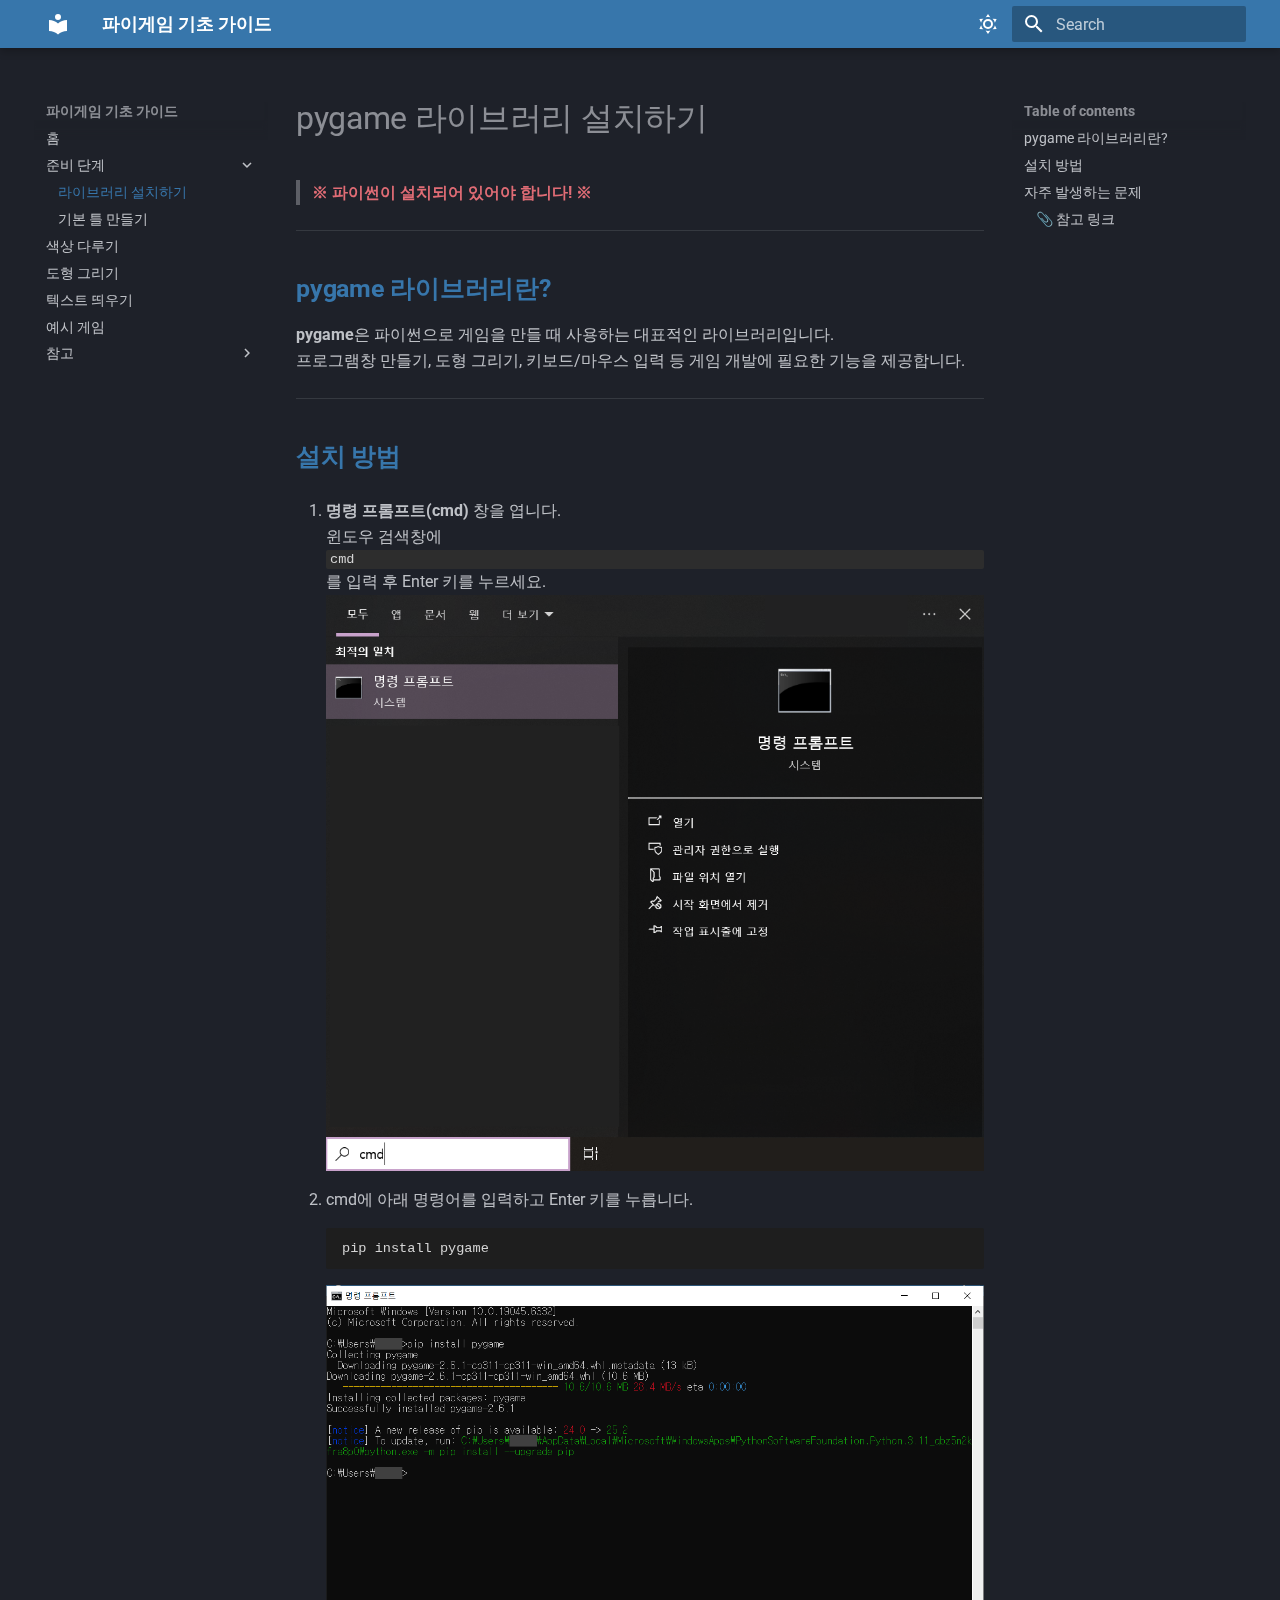
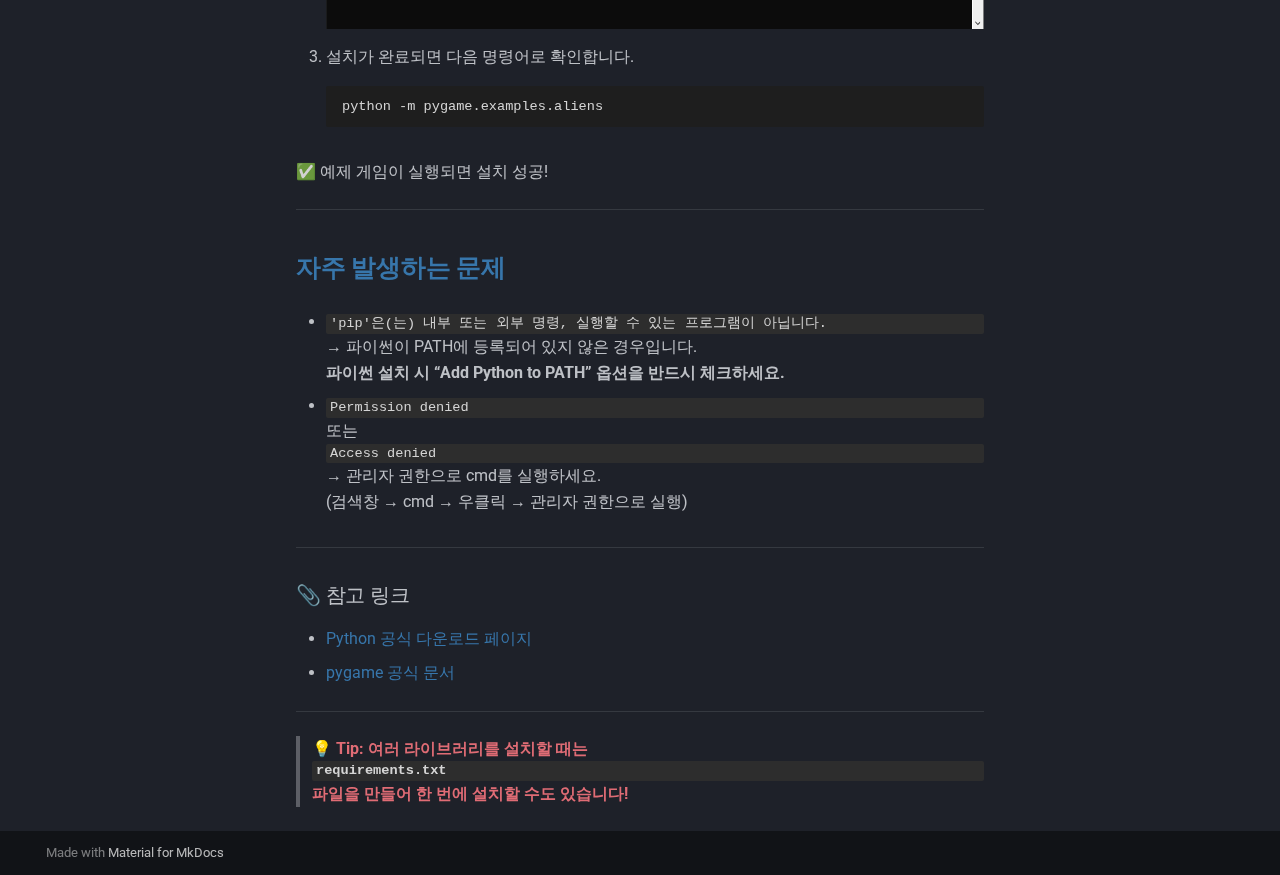
<file: 준비_단계/라이브러리_설치하기/index.html>
<!doctype html>
<html lang="en" class="no-js">
  <head>
    
      <meta charset="utf-8">
      <meta name="viewport" content="width=device-width,initial-scale=1">
      
      
      
      
        <link rel="prev" href="../..">
      
      
        <link rel="next" href="../%EA%B8%B0%EB%B3%B8_%ED%8B%80_%EB%A7%8C%EB%93%A4%EA%B8%B0/">
      
      
      <link rel="icon" href="../../assets/images/favicon.png">
      <meta name="generator" content="mkdocs-1.6.1, mkdocs-material-9.6.19">
    
    
      
        <title>라이브러리 설치하기 - 파이게임 기초 가이드</title>
      
    
    
      <link rel="stylesheet" href="../../assets/stylesheets/main.7e37652d.min.css">
      
        
        <link rel="stylesheet" href="../../assets/stylesheets/palette.06af60db.min.css">
      
      


    
    
      
    
    
      
        
        
        <link rel="preconnect" href="https://fonts.gstatic.com" crossorigin>
        <link rel="stylesheet" href="https://fonts.googleapis.com/css?family=Roboto:300,300i,400,400i,700,700i%7CRoboto+Mono:400,400i,700,700i&display=fallback">
        <style>:root{--md-text-font:"Roboto";--md-code-font:"Roboto Mono"}</style>
      
    
    
      <link rel="stylesheet" href="../../stylesheets/extra.css">
    
    <script>__md_scope=new URL("../..",location),__md_hash=e=>[...e].reduce(((e,_)=>(e<<5)-e+_.charCodeAt(0)),0),__md_get=(e,_=localStorage,t=__md_scope)=>JSON.parse(_.getItem(t.pathname+"."+e)),__md_set=(e,_,t=localStorage,a=__md_scope)=>{try{t.setItem(a.pathname+"."+e,JSON.stringify(_))}catch(e){}}</script>
    
      

    
    
    
  </head>
  
  
    
    
      
    
    
    
    
    <body dir="ltr" data-md-color-scheme="slate" data-md-color-primary="custom" data-md-color-accent="deep-purple">
  
    
    <input class="md-toggle" data-md-toggle="drawer" type="checkbox" id="__drawer" autocomplete="off">
    <input class="md-toggle" data-md-toggle="search" type="checkbox" id="__search" autocomplete="off">
    <label class="md-overlay" for="__drawer"></label>
    <div data-md-component="skip">
      
        
        <a href="#pygame" class="md-skip">
          Skip to content
        </a>
      
    </div>
    <div data-md-component="announce">
      
    </div>
    
    
      

  

<header class="md-header md-header--shadow" data-md-component="header">
  <nav class="md-header__inner md-grid" aria-label="Header">
    <a href="../.." title="파이게임 기초 가이드" class="md-header__button md-logo" aria-label="파이게임 기초 가이드" data-md-component="logo">
      
  
  <svg xmlns="http://www.w3.org/2000/svg" viewBox="0 0 24 24"><path d="M12 8a3 3 0 0 0 3-3 3 3 0 0 0-3-3 3 3 0 0 0-3 3 3 3 0 0 0 3 3m0 3.54C9.64 9.35 6.5 8 3 8v11c3.5 0 6.64 1.35 9 3.54 2.36-2.19 5.5-3.54 9-3.54V8c-3.5 0-6.64 1.35-9 3.54"/></svg>

    </a>
    <label class="md-header__button md-icon" for="__drawer">
      
      <svg xmlns="http://www.w3.org/2000/svg" viewBox="0 0 24 24"><path d="M3 6h18v2H3zm0 5h18v2H3zm0 5h18v2H3z"/></svg>
    </label>
    <div class="md-header__title" data-md-component="header-title">
      <div class="md-header__ellipsis">
        <div class="md-header__topic">
          <span class="md-ellipsis">
            파이게임 기초 가이드
          </span>
        </div>
        <div class="md-header__topic" data-md-component="header-topic">
          <span class="md-ellipsis">
            
              라이브러리 설치하기
            
          </span>
        </div>
      </div>
    </div>
    
      
        <form class="md-header__option" data-md-component="palette">
  
    
    
    
    <input class="md-option" data-md-color-media="" data-md-color-scheme="slate" data-md-color-primary="custom" data-md-color-accent="deep-purple"  aria-label="라이트 모드로 전환"  type="radio" name="__palette" id="__palette_0">
    
      <label class="md-header__button md-icon" title="라이트 모드로 전환" for="__palette_1" hidden>
        <svg xmlns="http://www.w3.org/2000/svg" viewBox="0 0 24 24"><path d="M12 7a5 5 0 0 1 5 5 5 5 0 0 1-5 5 5 5 0 0 1-5-5 5 5 0 0 1 5-5m0 2a3 3 0 0 0-3 3 3 3 0 0 0 3 3 3 3 0 0 0 3-3 3 3 0 0 0-3-3m0-7 2.39 3.42C13.65 5.15 12.84 5 12 5s-1.65.15-2.39.42zM3.34 7l4.16-.35A7.2 7.2 0 0 0 5.94 8.5c-.44.74-.69 1.5-.83 2.29zm.02 10 1.76-3.77a7.131 7.131 0 0 0 2.38 4.14zM20.65 7l-1.77 3.79a7.02 7.02 0 0 0-2.38-4.15zm-.01 10-4.14.36c.59-.51 1.12-1.14 1.54-1.86.42-.73.69-1.5.83-2.29zM12 22l-2.41-3.44c.74.27 1.55.44 2.41.44.82 0 1.63-.17 2.37-.44z"/></svg>
      </label>
    
  
    
    
    
    <input class="md-option" data-md-color-media="" data-md-color-scheme="default" data-md-color-primary="custom" data-md-color-accent="deep-purple"  aria-label="다크 모드로 전환"  type="radio" name="__palette" id="__palette_1">
    
      <label class="md-header__button md-icon" title="다크 모드로 전환" for="__palette_0" hidden>
        <svg xmlns="http://www.w3.org/2000/svg" viewBox="0 0 24 24"><path d="m17.75 4.09-2.53 1.94.91 3.06-2.63-1.81-2.63 1.81.91-3.06-2.53-1.94L12.44 4l1.06-3 1.06 3zm3.5 6.91-1.64 1.25.59 1.98-1.7-1.17-1.7 1.17.59-1.98L15.75 11l2.06-.05L18.5 9l.69 1.95zm-2.28 4.95c.83-.08 1.72 1.1 1.19 1.85-.32.45-.66.87-1.08 1.27C15.17 23 8.84 23 4.94 19.07c-3.91-3.9-3.91-10.24 0-14.14.4-.4.82-.76 1.27-1.08.75-.53 1.93.36 1.85 1.19-.27 2.86.69 5.83 2.89 8.02a9.96 9.96 0 0 0 8.02 2.89m-1.64 2.02a12.08 12.08 0 0 1-7.8-3.47c-2.17-2.19-3.33-5-3.49-7.82-2.81 3.14-2.7 7.96.31 10.98 3.02 3.01 7.84 3.12 10.98.31"/></svg>
      </label>
    
  
</form>
      
    
    
      <script>var palette=__md_get("__palette");if(palette&&palette.color){if("(prefers-color-scheme)"===palette.color.media){var media=matchMedia("(prefers-color-scheme: light)"),input=document.querySelector(media.matches?"[data-md-color-media='(prefers-color-scheme: light)']":"[data-md-color-media='(prefers-color-scheme: dark)']");palette.color.media=input.getAttribute("data-md-color-media"),palette.color.scheme=input.getAttribute("data-md-color-scheme"),palette.color.primary=input.getAttribute("data-md-color-primary"),palette.color.accent=input.getAttribute("data-md-color-accent")}for(var[key,value]of Object.entries(palette.color))document.body.setAttribute("data-md-color-"+key,value)}</script>
    
    
    
      
      
        <label class="md-header__button md-icon" for="__search">
          
          <svg xmlns="http://www.w3.org/2000/svg" viewBox="0 0 24 24"><path d="M9.5 3A6.5 6.5 0 0 1 16 9.5c0 1.61-.59 3.09-1.56 4.23l.27.27h.79l5 5-1.5 1.5-5-5v-.79l-.27-.27A6.52 6.52 0 0 1 9.5 16 6.5 6.5 0 0 1 3 9.5 6.5 6.5 0 0 1 9.5 3m0 2C7 5 5 7 5 9.5S7 14 9.5 14 14 12 14 9.5 12 5 9.5 5"/></svg>
        </label>
        <div class="md-search" data-md-component="search" role="dialog">
  <label class="md-search__overlay" for="__search"></label>
  <div class="md-search__inner" role="search">
    <form class="md-search__form" name="search">
      <input type="text" class="md-search__input" name="query" aria-label="Search" placeholder="Search" autocapitalize="off" autocorrect="off" autocomplete="off" spellcheck="false" data-md-component="search-query" required>
      <label class="md-search__icon md-icon" for="__search">
        
        <svg xmlns="http://www.w3.org/2000/svg" viewBox="0 0 24 24"><path d="M9.5 3A6.5 6.5 0 0 1 16 9.5c0 1.61-.59 3.09-1.56 4.23l.27.27h.79l5 5-1.5 1.5-5-5v-.79l-.27-.27A6.52 6.52 0 0 1 9.5 16 6.5 6.5 0 0 1 3 9.5 6.5 6.5 0 0 1 9.5 3m0 2C7 5 5 7 5 9.5S7 14 9.5 14 14 12 14 9.5 12 5 9.5 5"/></svg>
        
        <svg xmlns="http://www.w3.org/2000/svg" viewBox="0 0 24 24"><path d="M20 11v2H8l5.5 5.5-1.42 1.42L4.16 12l7.92-7.92L13.5 5.5 8 11z"/></svg>
      </label>
      <nav class="md-search__options" aria-label="Search">
        
        <button type="reset" class="md-search__icon md-icon" title="Clear" aria-label="Clear" tabindex="-1">
          
          <svg xmlns="http://www.w3.org/2000/svg" viewBox="0 0 24 24"><path d="M19 6.41 17.59 5 12 10.59 6.41 5 5 6.41 10.59 12 5 17.59 6.41 19 12 13.41 17.59 19 19 17.59 13.41 12z"/></svg>
        </button>
      </nav>
      
    </form>
    <div class="md-search__output">
      <div class="md-search__scrollwrap" tabindex="0" data-md-scrollfix>
        <div class="md-search-result" data-md-component="search-result">
          <div class="md-search-result__meta">
            Initializing search
          </div>
          <ol class="md-search-result__list" role="presentation"></ol>
        </div>
      </div>
    </div>
  </div>
</div>
      
    
    
  </nav>
  
</header>
    
    <div class="md-container" data-md-component="container">
      
      
        
          
        
      
      <main class="md-main" data-md-component="main">
        <div class="md-main__inner md-grid">
          
            
              
              <div class="md-sidebar md-sidebar--primary" data-md-component="sidebar" data-md-type="navigation" >
                <div class="md-sidebar__scrollwrap">
                  <div class="md-sidebar__inner">
                    



<nav class="md-nav md-nav--primary" aria-label="Navigation" data-md-level="0">
  <label class="md-nav__title" for="__drawer">
    <a href="../.." title="파이게임 기초 가이드" class="md-nav__button md-logo" aria-label="파이게임 기초 가이드" data-md-component="logo">
      
  
  <svg xmlns="http://www.w3.org/2000/svg" viewBox="0 0 24 24"><path d="M12 8a3 3 0 0 0 3-3 3 3 0 0 0-3-3 3 3 0 0 0-3 3 3 3 0 0 0 3 3m0 3.54C9.64 9.35 6.5 8 3 8v11c3.5 0 6.64 1.35 9 3.54 2.36-2.19 5.5-3.54 9-3.54V8c-3.5 0-6.64 1.35-9 3.54"/></svg>

    </a>
    파이게임 기초 가이드
  </label>
  
  <ul class="md-nav__list" data-md-scrollfix>
    
      
      
  
  
  
  
    <li class="md-nav__item">
      <a href="../.." class="md-nav__link">
        
  
  
  <span class="md-ellipsis">
    홈
    
  </span>
  

      </a>
    </li>
  

    
      
      
  
  
    
  
  
  
    
    
    
    
    
    <li class="md-nav__item md-nav__item--active md-nav__item--nested">
      
        
        
        <input class="md-nav__toggle md-toggle " type="checkbox" id="__nav_2" checked>
        
          
          <label class="md-nav__link" for="__nav_2" id="__nav_2_label" tabindex="0">
            
  
  
  <span class="md-ellipsis">
    준비 단계
    
  </span>
  

            <span class="md-nav__icon md-icon"></span>
          </label>
        
        <nav class="md-nav" data-md-level="1" aria-labelledby="__nav_2_label" aria-expanded="true">
          <label class="md-nav__title" for="__nav_2">
            <span class="md-nav__icon md-icon"></span>
            준비 단계
          </label>
          <ul class="md-nav__list" data-md-scrollfix>
            
              
                
  
  
    
  
  
  
    <li class="md-nav__item md-nav__item--active">
      
      <input class="md-nav__toggle md-toggle" type="checkbox" id="__toc">
      
      
        
      
      
        <label class="md-nav__link md-nav__link--active" for="__toc">
          
  
  
  <span class="md-ellipsis">
    라이브러리 설치하기
    
  </span>
  

          <span class="md-nav__icon md-icon"></span>
        </label>
      
      <a href="./" class="md-nav__link md-nav__link--active">
        
  
  
  <span class="md-ellipsis">
    라이브러리 설치하기
    
  </span>
  

      </a>
      
        

<nav class="md-nav md-nav--secondary" aria-label="Table of contents">
  
  
  
    
  
  
    <label class="md-nav__title" for="__toc">
      <span class="md-nav__icon md-icon"></span>
      Table of contents
    </label>
    <ul class="md-nav__list" data-md-component="toc" data-md-scrollfix>
      
        <li class="md-nav__item">
  <a href="#pygame_1" class="md-nav__link">
    <span class="md-ellipsis">
      pygame 라이브러리란?
    </span>
  </a>
  
</li>
      
        <li class="md-nav__item">
  <a href="#_1" class="md-nav__link">
    <span class="md-ellipsis">
      설치 방법
    </span>
  </a>
  
</li>
      
        <li class="md-nav__item">
  <a href="#_2" class="md-nav__link">
    <span class="md-ellipsis">
      자주 발생하는 문제
    </span>
  </a>
  
    <nav class="md-nav" aria-label="자주 발생하는 문제">
      <ul class="md-nav__list">
        
          <li class="md-nav__item">
  <a href="#_3" class="md-nav__link">
    <span class="md-ellipsis">
      📎 참고 링크
    </span>
  </a>
  
</li>
        
      </ul>
    </nav>
  
</li>
      
    </ul>
  
</nav>
      
    </li>
  

              
            
              
                
  
  
  
  
    <li class="md-nav__item">
      <a href="../%EA%B8%B0%EB%B3%B8_%ED%8B%80_%EB%A7%8C%EB%93%A4%EA%B8%B0/" class="md-nav__link">
        
  
  
  <span class="md-ellipsis">
    기본 틀 만들기
    
  </span>
  

      </a>
    </li>
  

              
            
          </ul>
        </nav>
      
    </li>
  

    
      
      
  
  
  
  
    <li class="md-nav__item">
      <a href="../../%EC%83%89%EC%83%81_%EB%8B%A4%EB%A3%A8%EA%B8%B0/" class="md-nav__link">
        
  
  
  <span class="md-ellipsis">
    색상 다루기
    
  </span>
  

      </a>
    </li>
  

    
      
      
  
  
  
  
    <li class="md-nav__item">
      <a href="../../%EB%8F%84%ED%98%95_%EA%B7%B8%EB%A6%AC%EA%B8%B0/" class="md-nav__link">
        
  
  
  <span class="md-ellipsis">
    도형 그리기
    
  </span>
  

      </a>
    </li>
  

    
      
      
  
  
  
  
    <li class="md-nav__item">
      <a href="../../%ED%85%8D%EC%8A%A4%ED%8A%B8_%EB%9D%84%EC%9A%B0%EA%B8%B0/" class="md-nav__link">
        
  
  
  <span class="md-ellipsis">
    텍스트 띄우기
    
  </span>
  

      </a>
    </li>
  

    
      
      
  
  
  
  
    <li class="md-nav__item">
      <a href="../../%EC%98%88%EC%8B%9C_%EA%B2%8C%EC%9E%84/%EB%8B%A4%EB%A5%B8_%EC%83%89%EA%B9%94_%EC%B0%BE%EA%B8%B0/" class="md-nav__link">
        
  
  
  <span class="md-ellipsis">
    예시 게임
    
  </span>
  

      </a>
    </li>
  

    
      
      
  
  
  
  
    
    
    
    
    
    <li class="md-nav__item md-nav__item--nested">
      
        
        
        <input class="md-nav__toggle md-toggle " type="checkbox" id="__nav_7" >
        
          
          <label class="md-nav__link" for="__nav_7" id="__nav_7_label" tabindex="0">
            
  
  
  <span class="md-ellipsis">
    참고
    
  </span>
  

            <span class="md-nav__icon md-icon"></span>
          </label>
        
        <nav class="md-nav" data-md-level="1" aria-labelledby="__nav_7_label" aria-expanded="false">
          <label class="md-nav__title" for="__nav_7">
            <span class="md-nav__icon md-icon"></span>
            참고
          </label>
          <ul class="md-nav__list" data-md-scrollfix>
            
              
                
  
  
  
  
    <li class="md-nav__item">
      <a href="../../%EC%B0%B8%EA%B3%A0/%EA%B8%B0%EB%B3%B8_%ED%8B%80_%EC%83%81%EC%84%B8_%EC%84%A4%EB%AA%85/" class="md-nav__link">
        
  
  
  <span class="md-ellipsis">
    기본 틀 상세 설명
    
  </span>
  

      </a>
    </li>
  

              
            
          </ul>
        </nav>
      
    </li>
  

    
  </ul>
</nav>
                  </div>
                </div>
              </div>
            
            
              
              <div class="md-sidebar md-sidebar--secondary" data-md-component="sidebar" data-md-type="toc" >
                <div class="md-sidebar__scrollwrap">
                  <div class="md-sidebar__inner">
                    

<nav class="md-nav md-nav--secondary" aria-label="Table of contents">
  
  
  
    
  
  
    <label class="md-nav__title" for="__toc">
      <span class="md-nav__icon md-icon"></span>
      Table of contents
    </label>
    <ul class="md-nav__list" data-md-component="toc" data-md-scrollfix>
      
        <li class="md-nav__item">
  <a href="#pygame_1" class="md-nav__link">
    <span class="md-ellipsis">
      pygame 라이브러리란?
    </span>
  </a>
  
</li>
      
        <li class="md-nav__item">
  <a href="#_1" class="md-nav__link">
    <span class="md-ellipsis">
      설치 방법
    </span>
  </a>
  
</li>
      
        <li class="md-nav__item">
  <a href="#_2" class="md-nav__link">
    <span class="md-ellipsis">
      자주 발생하는 문제
    </span>
  </a>
  
    <nav class="md-nav" aria-label="자주 발생하는 문제">
      <ul class="md-nav__list">
        
          <li class="md-nav__item">
  <a href="#_3" class="md-nav__link">
    <span class="md-ellipsis">
      📎 참고 링크
    </span>
  </a>
  
</li>
        
      </ul>
    </nav>
  
</li>
      
    </ul>
  
</nav>
                  </div>
                </div>
              </div>
            
          
          
            <div class="md-content" data-md-component="content">
              <article class="md-content__inner md-typeset">
                
                  



<h1 id="pygame"><strong>pygame 라이브러리 설치하기</strong></h1>
<blockquote>
<p><span class="caution">※ 파이썬이 설치되어 있어야 합니다! ※</span></p>
</blockquote>
<hr />
<h2 id="pygame_1"><span class="title">pygame 라이브러리란?</span></h2>
<p><strong>pygame</strong>은 파이썬으로 게임을 만들 때 사용하는 대표적인 라이브러리입니다.<br />
프로그램창 만들기, 도형 그리기, 키보드/마우스 입력 등 게임 개발에 필요한 기능을 제공합니다.  </p>
<hr />
<h2 id="_1"><span class="title">설치 방법</span></h2>
<ol>
<li>
<p><strong>명령 프롬프트(cmd)</strong> 창을 엽니다.<br />
    윈도우 검색창에 <code>cmd</code>를 입력 후 Enter 키를 누르세요.<br />
<img alt="cmd 검색 화면" src="../../assets/images/cmd_open.png" /></p>
</li>
<li>
<p>cmd에 아래 명령어를 입력하고 Enter 키를 누릅니다.<br />
    <pre><code>pip install pygame</code></pre>
    <img alt="실행 화면" src="../../assets/images/pip_install_pygame.png" /></p>
</li>
<li>
<p>설치가 완료되면 다음 명령어로 확인합니다.<br />
    <pre><code>python -m pygame.examples.aliens</code></pre></p>
</li>
</ol>
<p>✅ 예제 게임이 실행되면 설치 성공!</p>
<hr />
<h2 id="_2"><span class="title">자주 발생하는 문제</span></h2>
<ul>
<li>
<p><code>'pip'은(는) 내부 또는 외부 명령, 실행할 수 있는 프로그램이 아닙니다.</code>
  → 파이썬이 PATH에 등록되어 있지 않은 경우입니다.<br />
<strong>파이썬 설치 시 “Add Python to PATH” 옵션을 반드시 체크하세요.</strong></p>
</li>
<li>
<p><code>Permission denied</code> 또는 <code>Access denied</code>
  → 관리자 권한으로 cmd를 실행하세요.<br />
  (검색창 → cmd → 우클릭 → 관리자 권한으로 실행)</p>
</li>
</ul>
<hr />
<h3 id="_3">📎 참고 링크</h3>
<ul>
<li><a href="https://www.python.org/downloads/">Python 공식 다운로드 페이지</a></li>
<li><a href="https://www.pygame.org/wiki/GettingStarted">pygame 공식 문서</a></li>
</ul>
<hr />
<blockquote>
<p><span class="caution">💡 Tip: 여러 라이브러리를 설치할 때는 <code>requirements.txt</code> 파일을 만들어 한 번에 설치할 수도 있습니다!</span></p>
</blockquote>












                
              </article>
            </div>
          
          
<script>var target=document.getElementById(location.hash.slice(1));target&&target.name&&(target.checked=target.name.startsWith("__tabbed_"))</script>
        </div>
        
      </main>
      
        <footer class="md-footer">
  
  <div class="md-footer-meta md-typeset">
    <div class="md-footer-meta__inner md-grid">
      <div class="md-copyright">
  
  
    Made with
    <a href="https://squidfunk.github.io/mkdocs-material/" target="_blank" rel="noopener">
      Material for MkDocs
    </a>
  
</div>
      
    </div>
  </div>
</footer>
      
    </div>
    <div class="md-dialog" data-md-component="dialog">
      <div class="md-dialog__inner md-typeset"></div>
    </div>
    
    
    
      
      <script id="__config" type="application/json">{"base": "../..", "features": [], "search": "../../assets/javascripts/workers/search.973d3a69.min.js", "tags": null, "translations": {"clipboard.copied": "Copied to clipboard", "clipboard.copy": "Copy to clipboard", "search.result.more.one": "1 more on this page", "search.result.more.other": "# more on this page", "search.result.none": "No matching documents", "search.result.one": "1 matching document", "search.result.other": "# matching documents", "search.result.placeholder": "Type to start searching", "search.result.term.missing": "Missing", "select.version": "Select version"}, "version": null}</script>
    
    
      <script src="../../assets/javascripts/bundle.92b07e13.min.js"></script>
      
        <script src="../../assets/js/copy-code.js"></script>
      
    
  </body>
</html>
</file>
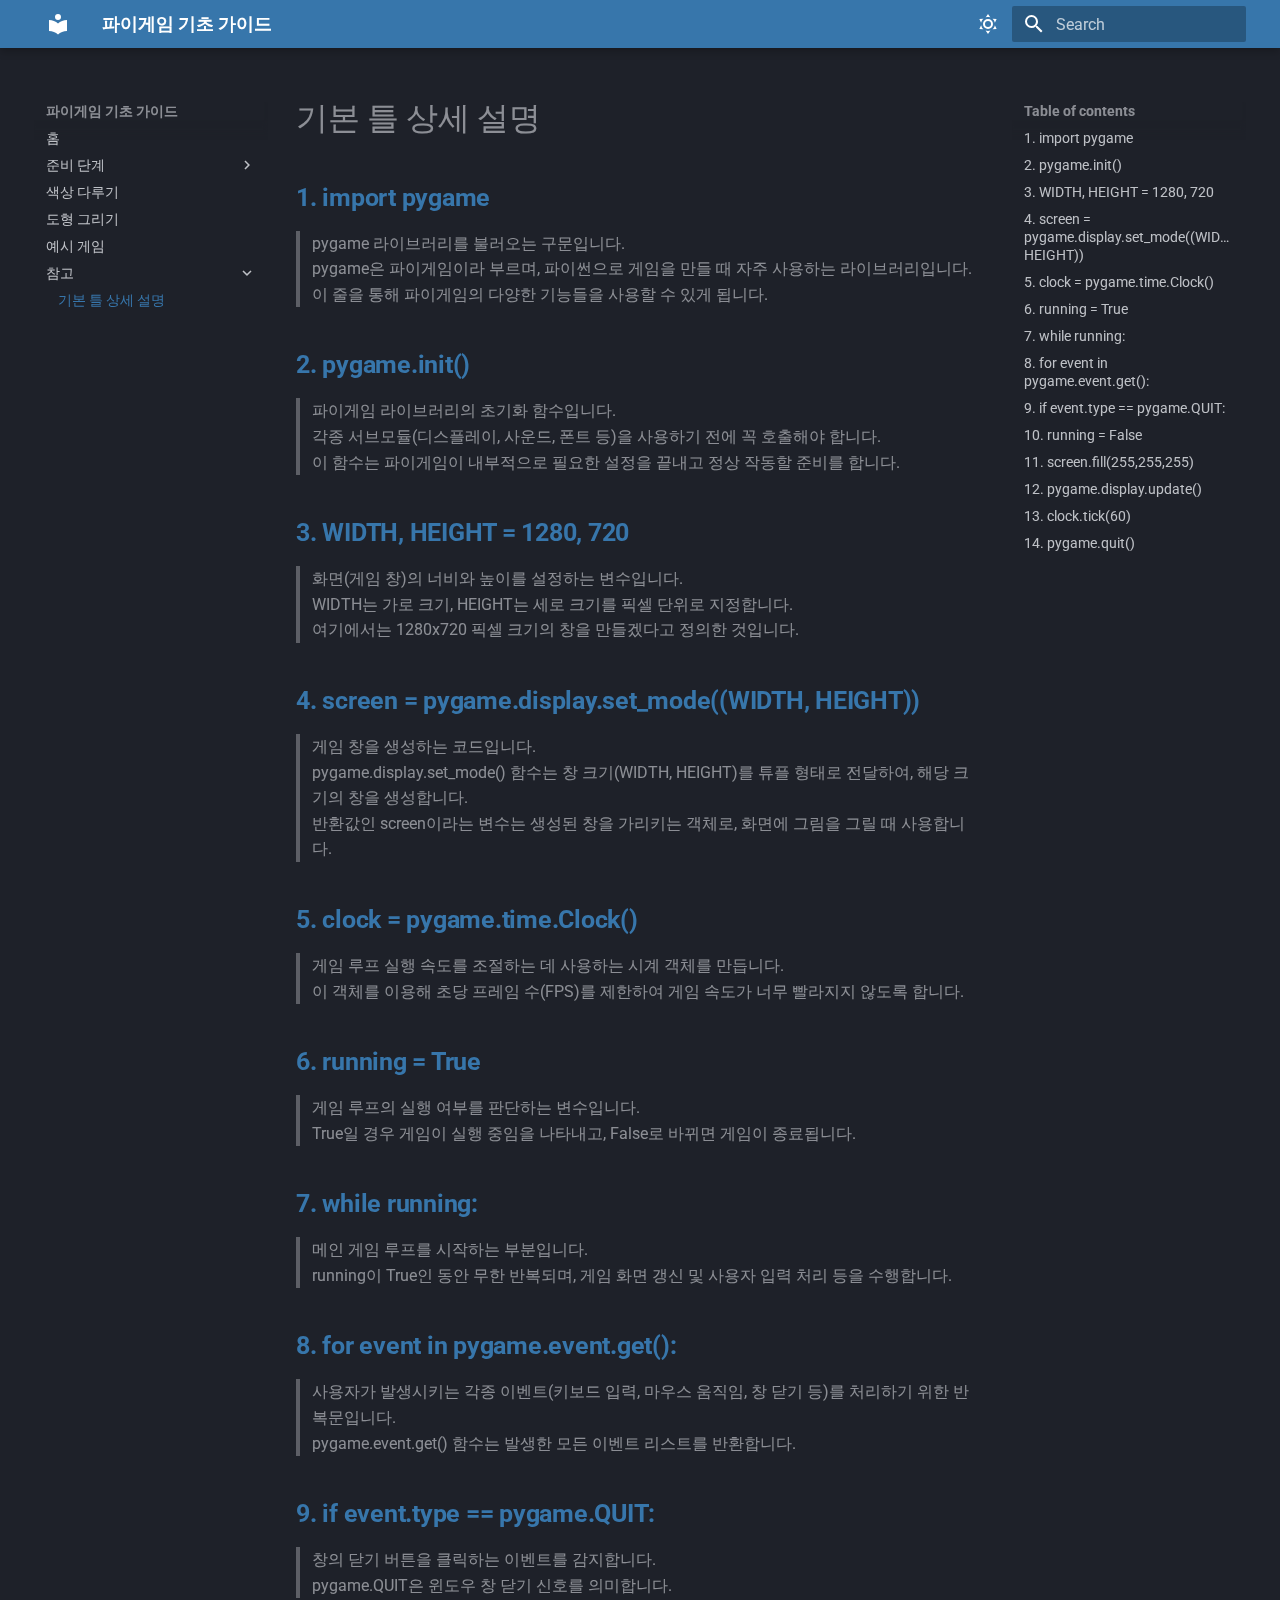
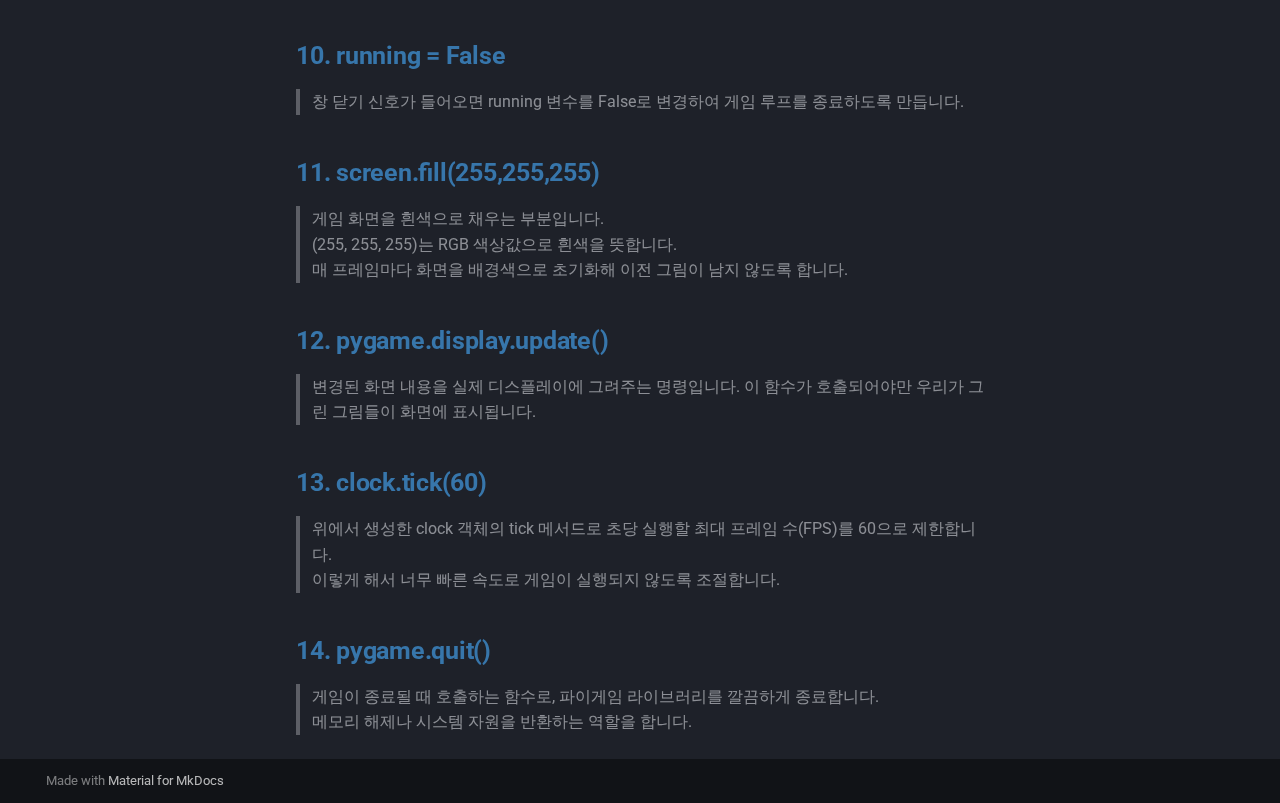
<file: 참고/기본_틀_상세_설명/index.html>
<!doctype html>
<html lang="en" class="no-js">
  <head>
    
      <meta charset="utf-8">
      <meta name="viewport" content="width=device-width,initial-scale=1">
      
      
      
      
        <link rel="prev" href="../../%EC%98%88%EC%8B%9C_%EA%B2%8C%EC%9E%84/%EB%8B%A4%EB%A5%B8_%EC%83%89%EA%B9%94_%EC%B0%BE%EA%B8%B0/">
      
      
      
      <link rel="icon" href="../../assets/images/favicon.png">
      <meta name="generator" content="mkdocs-1.6.1, mkdocs-material-9.6.19">
    
    
      
        <title>기본 틀 상세 설명 - 파이게임 기초 가이드</title>
      
    
    
      <link rel="stylesheet" href="../../assets/stylesheets/main.7e37652d.min.css">
      
        
        <link rel="stylesheet" href="../../assets/stylesheets/palette.06af60db.min.css">
      
      


    
    
      
    
    
      
        
        
        <link rel="preconnect" href="https://fonts.gstatic.com" crossorigin>
        <link rel="stylesheet" href="https://fonts.googleapis.com/css?family=Roboto:300,300i,400,400i,700,700i%7CRoboto+Mono:400,400i,700,700i&display=fallback">
        <style>:root{--md-text-font:"Roboto";--md-code-font:"Roboto Mono"}</style>
      
    
    
      <link rel="stylesheet" href="../../stylesheets/extra.css">
    
    <script>__md_scope=new URL("../..",location),__md_hash=e=>[...e].reduce(((e,_)=>(e<<5)-e+_.charCodeAt(0)),0),__md_get=(e,_=localStorage,t=__md_scope)=>JSON.parse(_.getItem(t.pathname+"."+e)),__md_set=(e,_,t=localStorage,a=__md_scope)=>{try{t.setItem(a.pathname+"."+e,JSON.stringify(_))}catch(e){}}</script>
    
      

    
    
    
  </head>
  
  
    
    
      
    
    
    
    
    <body dir="ltr" data-md-color-scheme="slate" data-md-color-primary="custom" data-md-color-accent="deep-purple">
  
    
    <input class="md-toggle" data-md-toggle="drawer" type="checkbox" id="__drawer" autocomplete="off">
    <input class="md-toggle" data-md-toggle="search" type="checkbox" id="__search" autocomplete="off">
    <label class="md-overlay" for="__drawer"></label>
    <div data-md-component="skip">
      
        
        <a href="#_1" class="md-skip">
          Skip to content
        </a>
      
    </div>
    <div data-md-component="announce">
      
    </div>
    
    
      

  

<header class="md-header md-header--shadow" data-md-component="header">
  <nav class="md-header__inner md-grid" aria-label="Header">
    <a href="../.." title="파이게임 기초 가이드" class="md-header__button md-logo" aria-label="파이게임 기초 가이드" data-md-component="logo">
      
  
  <svg xmlns="http://www.w3.org/2000/svg" viewBox="0 0 24 24"><path d="M12 8a3 3 0 0 0 3-3 3 3 0 0 0-3-3 3 3 0 0 0-3 3 3 3 0 0 0 3 3m0 3.54C9.64 9.35 6.5 8 3 8v11c3.5 0 6.64 1.35 9 3.54 2.36-2.19 5.5-3.54 9-3.54V8c-3.5 0-6.64 1.35-9 3.54"/></svg>

    </a>
    <label class="md-header__button md-icon" for="__drawer">
      
      <svg xmlns="http://www.w3.org/2000/svg" viewBox="0 0 24 24"><path d="M3 6h18v2H3zm0 5h18v2H3zm0 5h18v2H3z"/></svg>
    </label>
    <div class="md-header__title" data-md-component="header-title">
      <div class="md-header__ellipsis">
        <div class="md-header__topic">
          <span class="md-ellipsis">
            파이게임 기초 가이드
          </span>
        </div>
        <div class="md-header__topic" data-md-component="header-topic">
          <span class="md-ellipsis">
            
              기본 틀 상세 설명
            
          </span>
        </div>
      </div>
    </div>
    
      
        <form class="md-header__option" data-md-component="palette">
  
    
    
    
    <input class="md-option" data-md-color-media="" data-md-color-scheme="slate" data-md-color-primary="custom" data-md-color-accent="deep-purple"  aria-label="라이트 모드로 전환"  type="radio" name="__palette" id="__palette_0">
    
      <label class="md-header__button md-icon" title="라이트 모드로 전환" for="__palette_1" hidden>
        <svg xmlns="http://www.w3.org/2000/svg" viewBox="0 0 24 24"><path d="M12 7a5 5 0 0 1 5 5 5 5 0 0 1-5 5 5 5 0 0 1-5-5 5 5 0 0 1 5-5m0 2a3 3 0 0 0-3 3 3 3 0 0 0 3 3 3 3 0 0 0 3-3 3 3 0 0 0-3-3m0-7 2.39 3.42C13.65 5.15 12.84 5 12 5s-1.65.15-2.39.42zM3.34 7l4.16-.35A7.2 7.2 0 0 0 5.94 8.5c-.44.74-.69 1.5-.83 2.29zm.02 10 1.76-3.77a7.131 7.131 0 0 0 2.38 4.14zM20.65 7l-1.77 3.79a7.02 7.02 0 0 0-2.38-4.15zm-.01 10-4.14.36c.59-.51 1.12-1.14 1.54-1.86.42-.73.69-1.5.83-2.29zM12 22l-2.41-3.44c.74.27 1.55.44 2.41.44.82 0 1.63-.17 2.37-.44z"/></svg>
      </label>
    
  
    
    
    
    <input class="md-option" data-md-color-media="" data-md-color-scheme="default" data-md-color-primary="custom" data-md-color-accent="deep-purple"  aria-label="다크 모드로 전환"  type="radio" name="__palette" id="__palette_1">
    
      <label class="md-header__button md-icon" title="다크 모드로 전환" for="__palette_0" hidden>
        <svg xmlns="http://www.w3.org/2000/svg" viewBox="0 0 24 24"><path d="m17.75 4.09-2.53 1.94.91 3.06-2.63-1.81-2.63 1.81.91-3.06-2.53-1.94L12.44 4l1.06-3 1.06 3zm3.5 6.91-1.64 1.25.59 1.98-1.7-1.17-1.7 1.17.59-1.98L15.75 11l2.06-.05L18.5 9l.69 1.95zm-2.28 4.95c.83-.08 1.72 1.1 1.19 1.85-.32.45-.66.87-1.08 1.27C15.17 23 8.84 23 4.94 19.07c-3.91-3.9-3.91-10.24 0-14.14.4-.4.82-.76 1.27-1.08.75-.53 1.93.36 1.85 1.19-.27 2.86.69 5.83 2.89 8.02a9.96 9.96 0 0 0 8.02 2.89m-1.64 2.02a12.08 12.08 0 0 1-7.8-3.47c-2.17-2.19-3.33-5-3.49-7.82-2.81 3.14-2.7 7.96.31 10.98 3.02 3.01 7.84 3.12 10.98.31"/></svg>
      </label>
    
  
</form>
      
    
    
      <script>var palette=__md_get("__palette");if(palette&&palette.color){if("(prefers-color-scheme)"===palette.color.media){var media=matchMedia("(prefers-color-scheme: light)"),input=document.querySelector(media.matches?"[data-md-color-media='(prefers-color-scheme: light)']":"[data-md-color-media='(prefers-color-scheme: dark)']");palette.color.media=input.getAttribute("data-md-color-media"),palette.color.scheme=input.getAttribute("data-md-color-scheme"),palette.color.primary=input.getAttribute("data-md-color-primary"),palette.color.accent=input.getAttribute("data-md-color-accent")}for(var[key,value]of Object.entries(palette.color))document.body.setAttribute("data-md-color-"+key,value)}</script>
    
    
    
      
      
        <label class="md-header__button md-icon" for="__search">
          
          <svg xmlns="http://www.w3.org/2000/svg" viewBox="0 0 24 24"><path d="M9.5 3A6.5 6.5 0 0 1 16 9.5c0 1.61-.59 3.09-1.56 4.23l.27.27h.79l5 5-1.5 1.5-5-5v-.79l-.27-.27A6.52 6.52 0 0 1 9.5 16 6.5 6.5 0 0 1 3 9.5 6.5 6.5 0 0 1 9.5 3m0 2C7 5 5 7 5 9.5S7 14 9.5 14 14 12 14 9.5 12 5 9.5 5"/></svg>
        </label>
        <div class="md-search" data-md-component="search" role="dialog">
  <label class="md-search__overlay" for="__search"></label>
  <div class="md-search__inner" role="search">
    <form class="md-search__form" name="search">
      <input type="text" class="md-search__input" name="query" aria-label="Search" placeholder="Search" autocapitalize="off" autocorrect="off" autocomplete="off" spellcheck="false" data-md-component="search-query" required>
      <label class="md-search__icon md-icon" for="__search">
        
        <svg xmlns="http://www.w3.org/2000/svg" viewBox="0 0 24 24"><path d="M9.5 3A6.5 6.5 0 0 1 16 9.5c0 1.61-.59 3.09-1.56 4.23l.27.27h.79l5 5-1.5 1.5-5-5v-.79l-.27-.27A6.52 6.52 0 0 1 9.5 16 6.5 6.5 0 0 1 3 9.5 6.5 6.5 0 0 1 9.5 3m0 2C7 5 5 7 5 9.5S7 14 9.5 14 14 12 14 9.5 12 5 9.5 5"/></svg>
        
        <svg xmlns="http://www.w3.org/2000/svg" viewBox="0 0 24 24"><path d="M20 11v2H8l5.5 5.5-1.42 1.42L4.16 12l7.92-7.92L13.5 5.5 8 11z"/></svg>
      </label>
      <nav class="md-search__options" aria-label="Search">
        
        <button type="reset" class="md-search__icon md-icon" title="Clear" aria-label="Clear" tabindex="-1">
          
          <svg xmlns="http://www.w3.org/2000/svg" viewBox="0 0 24 24"><path d="M19 6.41 17.59 5 12 10.59 6.41 5 5 6.41 10.59 12 5 17.59 6.41 19 12 13.41 17.59 19 19 17.59 13.41 12z"/></svg>
        </button>
      </nav>
      
    </form>
    <div class="md-search__output">
      <div class="md-search__scrollwrap" tabindex="0" data-md-scrollfix>
        <div class="md-search-result" data-md-component="search-result">
          <div class="md-search-result__meta">
            Initializing search
          </div>
          <ol class="md-search-result__list" role="presentation"></ol>
        </div>
      </div>
    </div>
  </div>
</div>
      
    
    
  </nav>
  
</header>
    
    <div class="md-container" data-md-component="container">
      
      
        
          
        
      
      <main class="md-main" data-md-component="main">
        <div class="md-main__inner md-grid">
          
            
              
              <div class="md-sidebar md-sidebar--primary" data-md-component="sidebar" data-md-type="navigation" >
                <div class="md-sidebar__scrollwrap">
                  <div class="md-sidebar__inner">
                    



<nav class="md-nav md-nav--primary" aria-label="Navigation" data-md-level="0">
  <label class="md-nav__title" for="__drawer">
    <a href="../.." title="파이게임 기초 가이드" class="md-nav__button md-logo" aria-label="파이게임 기초 가이드" data-md-component="logo">
      
  
  <svg xmlns="http://www.w3.org/2000/svg" viewBox="0 0 24 24"><path d="M12 8a3 3 0 0 0 3-3 3 3 0 0 0-3-3 3 3 0 0 0-3 3 3 3 0 0 0 3 3m0 3.54C9.64 9.35 6.5 8 3 8v11c3.5 0 6.64 1.35 9 3.54 2.36-2.19 5.5-3.54 9-3.54V8c-3.5 0-6.64 1.35-9 3.54"/></svg>

    </a>
    파이게임 기초 가이드
  </label>
  
  <ul class="md-nav__list" data-md-scrollfix>
    
      
      
  
  
  
  
    <li class="md-nav__item">
      <a href="../.." class="md-nav__link">
        
  
  
  <span class="md-ellipsis">
    홈
    
  </span>
  

      </a>
    </li>
  

    
      
      
  
  
  
  
    
    
    
    
    
    <li class="md-nav__item md-nav__item--nested">
      
        
        
        <input class="md-nav__toggle md-toggle " type="checkbox" id="__nav_2" >
        
          
          <label class="md-nav__link" for="__nav_2" id="__nav_2_label" tabindex="0">
            
  
  
  <span class="md-ellipsis">
    준비 단계
    
  </span>
  

            <span class="md-nav__icon md-icon"></span>
          </label>
        
        <nav class="md-nav" data-md-level="1" aria-labelledby="__nav_2_label" aria-expanded="false">
          <label class="md-nav__title" for="__nav_2">
            <span class="md-nav__icon md-icon"></span>
            준비 단계
          </label>
          <ul class="md-nav__list" data-md-scrollfix>
            
              
                
  
  
  
  
    <li class="md-nav__item">
      <a href="../../%EC%A4%80%EB%B9%84_%EB%8B%A8%EA%B3%84/%EB%9D%BC%EC%9D%B4%EB%B8%8C%EB%9F%AC%EB%A6%AC_%EC%84%A4%EC%B9%98%ED%95%98%EA%B8%B0/" class="md-nav__link">
        
  
  
  <span class="md-ellipsis">
    라이브러리 설치하기
    
  </span>
  

      </a>
    </li>
  

              
            
              
                
  
  
  
  
    <li class="md-nav__item">
      <a href="../../%EC%A4%80%EB%B9%84_%EB%8B%A8%EA%B3%84/%EA%B8%B0%EB%B3%B8_%ED%8B%80_%EB%A7%8C%EB%93%A4%EA%B8%B0/" class="md-nav__link">
        
  
  
  <span class="md-ellipsis">
    기본 틀 만들기
    
  </span>
  

      </a>
    </li>
  

              
            
          </ul>
        </nav>
      
    </li>
  

    
      
      
  
  
  
  
    <li class="md-nav__item">
      <a href="../../%EC%83%89%EC%83%81_%EB%8B%A4%EB%A3%A8%EA%B8%B0/" class="md-nav__link">
        
  
  
  <span class="md-ellipsis">
    색상 다루기
    
  </span>
  

      </a>
    </li>
  

    
      
      
  
  
  
  
    <li class="md-nav__item">
      <a href="../../%EB%8F%84%ED%98%95_%EA%B7%B8%EB%A6%AC%EA%B8%B0/" class="md-nav__link">
        
  
  
  <span class="md-ellipsis">
    도형 그리기
    
  </span>
  

      </a>
    </li>
  

    
      
      
  
  
  
  
    <li class="md-nav__item">
      <a href="../../%EC%98%88%EC%8B%9C_%EA%B2%8C%EC%9E%84/%EB%8B%A4%EB%A5%B8_%EC%83%89%EA%B9%94_%EC%B0%BE%EA%B8%B0/" class="md-nav__link">
        
  
  
  <span class="md-ellipsis">
    예시 게임
    
  </span>
  

      </a>
    </li>
  

    
      
      
  
  
    
  
  
  
    
    
    
    
    
    <li class="md-nav__item md-nav__item--active md-nav__item--nested">
      
        
        
        <input class="md-nav__toggle md-toggle " type="checkbox" id="__nav_6" checked>
        
          
          <label class="md-nav__link" for="__nav_6" id="__nav_6_label" tabindex="0">
            
  
  
  <span class="md-ellipsis">
    참고
    
  </span>
  

            <span class="md-nav__icon md-icon"></span>
          </label>
        
        <nav class="md-nav" data-md-level="1" aria-labelledby="__nav_6_label" aria-expanded="true">
          <label class="md-nav__title" for="__nav_6">
            <span class="md-nav__icon md-icon"></span>
            참고
          </label>
          <ul class="md-nav__list" data-md-scrollfix>
            
              
                
  
  
    
  
  
  
    <li class="md-nav__item md-nav__item--active">
      
      <input class="md-nav__toggle md-toggle" type="checkbox" id="__toc">
      
      
        
      
      
        <label class="md-nav__link md-nav__link--active" for="__toc">
          
  
  
  <span class="md-ellipsis">
    기본 틀 상세 설명
    
  </span>
  

          <span class="md-nav__icon md-icon"></span>
        </label>
      
      <a href="./" class="md-nav__link md-nav__link--active">
        
  
  
  <span class="md-ellipsis">
    기본 틀 상세 설명
    
  </span>
  

      </a>
      
        

<nav class="md-nav md-nav--secondary" aria-label="Table of contents">
  
  
  
    
  
  
    <label class="md-nav__title" for="__toc">
      <span class="md-nav__icon md-icon"></span>
      Table of contents
    </label>
    <ul class="md-nav__list" data-md-component="toc" data-md-scrollfix>
      
        <li class="md-nav__item">
  <a href="#1-import-pygame" class="md-nav__link">
    <span class="md-ellipsis">
      1. import pygame
    </span>
  </a>
  
</li>
      
        <li class="md-nav__item">
  <a href="#2-pygameinit" class="md-nav__link">
    <span class="md-ellipsis">
      2. pygame.init()
    </span>
  </a>
  
</li>
      
        <li class="md-nav__item">
  <a href="#3-width-height-1280-720" class="md-nav__link">
    <span class="md-ellipsis">
      3. WIDTH, HEIGHT = 1280, 720
    </span>
  </a>
  
</li>
      
        <li class="md-nav__item">
  <a href="#4-screen-pygamedisplayset_modewidth-height" class="md-nav__link">
    <span class="md-ellipsis">
      4. screen = pygame.display.set_mode((WIDTH, HEIGHT))
    </span>
  </a>
  
</li>
      
        <li class="md-nav__item">
  <a href="#5-clock-pygametimeclock" class="md-nav__link">
    <span class="md-ellipsis">
      5. clock = pygame.time.Clock()
    </span>
  </a>
  
</li>
      
        <li class="md-nav__item">
  <a href="#6-running-true" class="md-nav__link">
    <span class="md-ellipsis">
      6. running = True
    </span>
  </a>
  
</li>
      
        <li class="md-nav__item">
  <a href="#7-while-running" class="md-nav__link">
    <span class="md-ellipsis">
      7. while running:
    </span>
  </a>
  
</li>
      
        <li class="md-nav__item">
  <a href="#8-for-event-in-pygameeventget" class="md-nav__link">
    <span class="md-ellipsis">
      8. for event in pygame.event.get():
    </span>
  </a>
  
</li>
      
        <li class="md-nav__item">
  <a href="#9-if-eventtype-pygamequit" class="md-nav__link">
    <span class="md-ellipsis">
      9. if event.type == pygame.QUIT:
    </span>
  </a>
  
</li>
      
        <li class="md-nav__item">
  <a href="#10-running-false" class="md-nav__link">
    <span class="md-ellipsis">
      10. running = False
    </span>
  </a>
  
</li>
      
        <li class="md-nav__item">
  <a href="#11-screenfill255255255" class="md-nav__link">
    <span class="md-ellipsis">
      11. screen.fill(255,255,255)
    </span>
  </a>
  
</li>
      
        <li class="md-nav__item">
  <a href="#12-pygamedisplayupdate" class="md-nav__link">
    <span class="md-ellipsis">
      12. pygame.display.update()
    </span>
  </a>
  
</li>
      
        <li class="md-nav__item">
  <a href="#13-clocktick60" class="md-nav__link">
    <span class="md-ellipsis">
      13. clock.tick(60)
    </span>
  </a>
  
</li>
      
        <li class="md-nav__item">
  <a href="#14-pygamequit" class="md-nav__link">
    <span class="md-ellipsis">
      14. pygame.quit()
    </span>
  </a>
  
</li>
      
    </ul>
  
</nav>
      
    </li>
  

              
            
          </ul>
        </nav>
      
    </li>
  

    
  </ul>
</nav>
                  </div>
                </div>
              </div>
            
            
              
              <div class="md-sidebar md-sidebar--secondary" data-md-component="sidebar" data-md-type="toc" >
                <div class="md-sidebar__scrollwrap">
                  <div class="md-sidebar__inner">
                    

<nav class="md-nav md-nav--secondary" aria-label="Table of contents">
  
  
  
    
  
  
    <label class="md-nav__title" for="__toc">
      <span class="md-nav__icon md-icon"></span>
      Table of contents
    </label>
    <ul class="md-nav__list" data-md-component="toc" data-md-scrollfix>
      
        <li class="md-nav__item">
  <a href="#1-import-pygame" class="md-nav__link">
    <span class="md-ellipsis">
      1. import pygame
    </span>
  </a>
  
</li>
      
        <li class="md-nav__item">
  <a href="#2-pygameinit" class="md-nav__link">
    <span class="md-ellipsis">
      2. pygame.init()
    </span>
  </a>
  
</li>
      
        <li class="md-nav__item">
  <a href="#3-width-height-1280-720" class="md-nav__link">
    <span class="md-ellipsis">
      3. WIDTH, HEIGHT = 1280, 720
    </span>
  </a>
  
</li>
      
        <li class="md-nav__item">
  <a href="#4-screen-pygamedisplayset_modewidth-height" class="md-nav__link">
    <span class="md-ellipsis">
      4. screen = pygame.display.set_mode((WIDTH, HEIGHT))
    </span>
  </a>
  
</li>
      
        <li class="md-nav__item">
  <a href="#5-clock-pygametimeclock" class="md-nav__link">
    <span class="md-ellipsis">
      5. clock = pygame.time.Clock()
    </span>
  </a>
  
</li>
      
        <li class="md-nav__item">
  <a href="#6-running-true" class="md-nav__link">
    <span class="md-ellipsis">
      6. running = True
    </span>
  </a>
  
</li>
      
        <li class="md-nav__item">
  <a href="#7-while-running" class="md-nav__link">
    <span class="md-ellipsis">
      7. while running:
    </span>
  </a>
  
</li>
      
        <li class="md-nav__item">
  <a href="#8-for-event-in-pygameeventget" class="md-nav__link">
    <span class="md-ellipsis">
      8. for event in pygame.event.get():
    </span>
  </a>
  
</li>
      
        <li class="md-nav__item">
  <a href="#9-if-eventtype-pygamequit" class="md-nav__link">
    <span class="md-ellipsis">
      9. if event.type == pygame.QUIT:
    </span>
  </a>
  
</li>
      
        <li class="md-nav__item">
  <a href="#10-running-false" class="md-nav__link">
    <span class="md-ellipsis">
      10. running = False
    </span>
  </a>
  
</li>
      
        <li class="md-nav__item">
  <a href="#11-screenfill255255255" class="md-nav__link">
    <span class="md-ellipsis">
      11. screen.fill(255,255,255)
    </span>
  </a>
  
</li>
      
        <li class="md-nav__item">
  <a href="#12-pygamedisplayupdate" class="md-nav__link">
    <span class="md-ellipsis">
      12. pygame.display.update()
    </span>
  </a>
  
</li>
      
        <li class="md-nav__item">
  <a href="#13-clocktick60" class="md-nav__link">
    <span class="md-ellipsis">
      13. clock.tick(60)
    </span>
  </a>
  
</li>
      
        <li class="md-nav__item">
  <a href="#14-pygamequit" class="md-nav__link">
    <span class="md-ellipsis">
      14. pygame.quit()
    </span>
  </a>
  
</li>
      
    </ul>
  
</nav>
                  </div>
                </div>
              </div>
            
          
          
            <div class="md-content" data-md-component="content">
              <article class="md-content__inner md-typeset">
                
                  



<h1 id="_1"><strong>기본 틀 상세 설명</strong></h1>
<h2 id="1-import-pygame"><span class="title">1. import pygame</span></h2>
<blockquote>
<p>pygame 라이브러리를 불러오는 구문입니다.<br />
pygame은 파이게임이라 부르며, 파이썬으로 게임을 만들 때 자주 사용하는 라이브러리입니다.<br />
이 줄을 통해 파이게임의 다양한 기능들을 사용할 수 있게 됩니다.  </p>
</blockquote>
<h2 id="2-pygameinit"><span class="title">2. pygame.init()</span></h2>
<blockquote>
<p>파이게임 라이브러리의 초기화 함수입니다.<br />
각종 서브모듈(디스플레이, 사운드, 폰트 등)을 사용하기 전에 꼭 호출해야 합니다.<br />
이 함수는 파이게임이 내부적으로 필요한 설정을 끝내고 정상 작동할 준비를 합니다.  </p>
</blockquote>
<h2 id="3-width-height-1280-720"><span class="title">3. WIDTH, HEIGHT = 1280, 720</span></h2>
<blockquote>
<p>화면(게임 창)의 너비와 높이를 설정하는 변수입니다.<br />
WIDTH는 가로 크기, HEIGHT는 세로 크기를 픽셀 단위로 지정합니다.<br />
여기에서는 1280x720 픽셀 크기의 창을 만들겠다고 정의한 것입니다.  </p>
</blockquote>
<h2 id="4-screen-pygamedisplayset_modewidth-height"><span class="title">4. screen = pygame.display.set_mode((WIDTH, HEIGHT))</span></h2>
<blockquote>
<p>게임 창을 생성하는 코드입니다.<br />
pygame.display.set_mode() 함수는 창 크기(WIDTH, HEIGHT)를 튜플 형태로 전달하여, 해당 크기의 창을 생성합니다.<br />
반환값인 screen이라는 변수는 생성된 창을 가리키는 객체로, 화면에 그림을 그릴 때 사용합니다.  </p>
</blockquote>
<h2 id="5-clock-pygametimeclock"><span class="title">5. clock = pygame.time.Clock()</span></h2>
<blockquote>
<p>게임 루프 실행 속도를 조절하는 데 사용하는 시계 객체를 만듭니다.<br />
이 객체를 이용해 초당 프레임 수(FPS)를 제한하여 게임 속도가 너무 빨라지지 않도록 합니다.  </p>
</blockquote>
<h2 id="6-running-true"><span class="title">6. running = True</span></h2>
<blockquote>
<p>게임 루프의 실행 여부를 판단하는 변수입니다.<br />
True일 경우 게임이 실행 중임을 나타내고, False로 바뀌면 게임이 종료됩니다.  </p>
</blockquote>
<h2 id="7-while-running"><span class="title">7. while running:</span></h2>
<blockquote>
<p>메인 게임 루프를 시작하는 부분입니다.<br />
running이 True인 동안 무한 반복되며, 게임 화면 갱신 및 사용자 입력 처리 등을 수행합니다.  </p>
</blockquote>
<h2 id="8-for-event-in-pygameeventget"><span class="title">8. for event in pygame.event.get():</span></h2>
<blockquote>
<p>사용자가 발생시키는 각종 이벤트(키보드 입력, 마우스 움직임, 창 닫기 등)를 처리하기 위한 반복문입니다.<br />
pygame.event.get() 함수는 발생한 모든 이벤트 리스트를 반환합니다.  </p>
</blockquote>
<h2 id="9-if-eventtype-pygamequit"><span class="title">9. if event.type == pygame.QUIT:</span></h2>
<blockquote>
<p>창의 닫기 버튼을 클릭하는 이벤트를 감지합니다.<br />
pygame.QUIT은 윈도우 창 닫기 신호를 의미합니다.  </p>
</blockquote>
<h2 id="10-running-false"><span class="title">10. running = False</span></h2>
<blockquote>
<p>창 닫기 신호가 들어오면 running 변수를 False로 변경하여 게임 루프를 종료하도록 만듭니다.   </p>
</blockquote>
<h2 id="11-screenfill255255255"><span class="title">11. screen.fill(255,255,255)</span></h2>
<blockquote>
<p>게임 화면을 흰색으로 채우는 부분입니다.<br />
(255, 255, 255)는 RGB 색상값으로 흰색을 뜻합니다.<br />
매 프레임마다 화면을 배경색으로 초기화해 이전 그림이 남지 않도록 합니다.  </p>
</blockquote>
<h2 id="12-pygamedisplayupdate"><span class="title">12. pygame.display.update()</span></h2>
<blockquote>
<p>변경된 화면 내용을 실제 디스플레이에 그려주는 명령입니다.
이 함수가 호출되어야만 우리가 그린 그림들이 화면에 표시됩니다.</p>
</blockquote>
<h2 id="13-clocktick60"><span class="title">13. clock.tick(60)</span></h2>
<blockquote>
<p>위에서 생성한 clock 객체의 tick 메서드로 초당 실행할 최대 프레임 수(FPS)를 60으로 제한합니다.<br />
이렇게 해서 너무 빠른 속도로 게임이 실행되지 않도록 조절합니다.  </p>
</blockquote>
<h2 id="14-pygamequit"><span class="title">14. pygame.quit()</span></h2>
<blockquote>
<p>게임이 종료될 때 호출하는 함수로, 파이게임 라이브러리를 깔끔하게 종료합니다.<br />
메모리 해제나 시스템 자원을 반환하는 역할을 합니다.  </p>
</blockquote>












                
              </article>
            </div>
          
          
<script>var target=document.getElementById(location.hash.slice(1));target&&target.name&&(target.checked=target.name.startsWith("__tabbed_"))</script>
        </div>
        
      </main>
      
        <footer class="md-footer">
  
  <div class="md-footer-meta md-typeset">
    <div class="md-footer-meta__inner md-grid">
      <div class="md-copyright">
  
  
    Made with
    <a href="https://squidfunk.github.io/mkdocs-material/" target="_blank" rel="noopener">
      Material for MkDocs
    </a>
  
</div>
      
    </div>
  </div>
</footer>
      
    </div>
    <div class="md-dialog" data-md-component="dialog">
      <div class="md-dialog__inner md-typeset"></div>
    </div>
    
    
    
      
      <script id="__config" type="application/json">{"base": "../..", "features": [], "search": "../../assets/javascripts/workers/search.973d3a69.min.js", "tags": null, "translations": {"clipboard.copied": "Copied to clipboard", "clipboard.copy": "Copy to clipboard", "search.result.more.one": "1 more on this page", "search.result.more.other": "# more on this page", "search.result.none": "No matching documents", "search.result.one": "1 matching document", "search.result.other": "# matching documents", "search.result.placeholder": "Type to start searching", "search.result.term.missing": "Missing", "select.version": "Select version"}, "version": null}</script>
    
    
      <script src="../../assets/javascripts/bundle.92b07e13.min.js"></script>
      
        <script src="../../assets/js/copy-code.js"></script>
      
    
  </body>
</html>
</file>
<file: stylesheets/extra.css>
:root {
  --md-primary-fg-color: #3776ab;
  --md-primary-fg-color--light: #4b8bbe;
  --md-primary-fg-color--dark: #306998;
}

/* 제목 강조 */
.title {
  color: var(--md-primary-fg-color);
  font-weight: bold;
}

.caution {
  color: #e06c75;
  font-weight: bold;
}

/* 코드 블록 전체 */
pre code, code {
  background-color: #1e1e1e !important;
  color: #d4d4d4 !important;
  font-family: "Consolas", "Courier New", monospace;
  font-size: 0.95em;
  border-radius: 8px;
  line-height: 1.45;
  padding: 0.6em 0.8em;
  display: block;
  overflow-x: auto;
}

/* 인라인 코드 
code:not(pre code) {
  background-color: #2d2d2d !important;
  color: #dcdcdc !important;
  border-radius: 4px;
  padding: 0.15em 0.3em;
}*/

/* ─────────────── VSCode 다크 테마 색상 ─────────────── */
code {
  background-color: #2d2d2d !important;
  color: #dcdcdc;
  font-family: 'Consolas', 'Courier New', monospace;
  padding: 2px 6px;
  border-radius: 6px;
  font-size: 0.95em;
}

.k  { color: #C586C0; } /* 키워드 (while, for, if 등) */
.l  { color: #4EC9B0; } /* 라이브러리 or 클래스 */
.f { color: #DCDCAA; } /* 함수 이름 */
.v  { color: #9CDCFE; } /* 변수명 */
.vb  { color: #43baff; } /* 변수명 */
.n  { color: #B5CEA8; } /* 숫자 */
.s  { color: #CE9178; } /* 문자열 */
.b  { color: #288EC9; } /* 불리언 (True, False, None) */
.c  { color: #6A9955; } /* 주석 */

.pf { color: #FFB516; } /* 함수 호출 괄호 (함수와 연결되는 주황색 괄호) */
.pg { color: #C586C0; } /* 일반 괄호 (보라색) */
.pp { color: #288EC9; } /* 추가 괄호 (파란색) */
</file>
<file: assets/stylesheets/main.7e37652d.min.css>
@charset "UTF-8";html{-webkit-text-size-adjust:none;-moz-text-size-adjust:none;text-size-adjust:none;box-sizing:border-box}*,:after,:before{box-sizing:inherit}@media (prefers-reduced-motion){*,:after,:before{transition:none!important}}body{margin:0}a,button,input,label{-webkit-tap-highlight-color:transparent}a{color:inherit;text-decoration:none}hr{border:0;box-sizing:initial;display:block;height:.05rem;overflow:visible;padding:0}small{font-size:80%}sub,sup{line-height:1em}img{border-style:none}table{border-collapse:initial;border-spacing:0}td,th{font-weight:400;vertical-align:top}button{background:#0000;border:0;font-family:inherit;font-size:inherit;margin:0;padding:0}input{border:0;outline:none}:root{--md-primary-fg-color:#4051b5;--md-primary-fg-color--light:#5d6cc0;--md-primary-fg-color--dark:#303fa1;--md-primary-bg-color:#fff;--md-primary-bg-color--light:#ffffffb3;--md-accent-fg-color:#526cfe;--md-accent-fg-color--transparent:#526cfe1a;--md-accent-bg-color:#fff;--md-accent-bg-color--light:#ffffffb3}[data-md-color-scheme=default]{color-scheme:light}[data-md-color-scheme=default] img[src$="#gh-dark-mode-only"],[data-md-color-scheme=default] img[src$="#only-dark"]{display:none}:root,[data-md-color-scheme=default]{--md-hue:225deg;--md-default-fg-color:#000000de;--md-default-fg-color--light:#0000008a;--md-default-fg-color--lighter:#00000052;--md-default-fg-color--lightest:#00000012;--md-default-bg-color:#fff;--md-default-bg-color--light:#ffffffb3;--md-default-bg-color--lighter:#ffffff4d;--md-default-bg-color--lightest:#ffffff1f;--md-code-fg-color:#36464e;--md-code-bg-color:#f5f5f5;--md-code-hl-color:#4287ff;--md-code-hl-color--light:#4287ff1a;--md-code-hl-number-color:#d52a2a;--md-code-hl-special-color:#db1457;--md-code-hl-function-color:#a846b9;--md-code-hl-constant-color:#6e59d9;--md-code-hl-keyword-color:#3f6ec6;--md-code-hl-string-color:#1c7d4d;--md-code-hl-name-color:var(--md-code-fg-color);--md-code-hl-operator-color:var(--md-default-fg-color--light);--md-code-hl-punctuation-color:var(--md-default-fg-color--light);--md-code-hl-comment-color:var(--md-default-fg-color--light);--md-code-hl-generic-color:var(--md-default-fg-color--light);--md-code-hl-variable-color:var(--md-default-fg-color--light);--md-typeset-color:var(--md-default-fg-color);--md-typeset-a-color:var(--md-primary-fg-color);--md-typeset-del-color:#f5503d26;--md-typeset-ins-color:#0bd57026;--md-typeset-kbd-color:#fafafa;--md-typeset-kbd-accent-color:#fff;--md-typeset-kbd-border-color:#b8b8b8;--md-typeset-mark-color:#ffff0080;--md-typeset-table-color:#0000001f;--md-typeset-table-color--light:rgba(0,0,0,.035);--md-admonition-fg-color:var(--md-default-fg-color);--md-admonition-bg-color:var(--md-default-bg-color);--md-warning-fg-color:#000000de;--md-warning-bg-color:#ff9;--md-footer-fg-color:#fff;--md-footer-fg-color--light:#ffffffb3;--md-footer-fg-color--lighter:#ffffff73;--md-footer-bg-color:#000000de;--md-footer-bg-color--dark:#00000052;--md-shadow-z1:0 0.2rem 0.5rem #0000000d,0 0 0.05rem #0000001a;--md-shadow-z2:0 0.2rem 0.5rem #0000001a,0 0 0.05rem #00000040;--md-shadow-z3:0 0.2rem 0.5rem #0003,0 0 0.05rem #00000059}.md-icon svg{fill:currentcolor;display:block;height:1.2rem;width:1.2rem}body{-webkit-font-smoothing:antialiased;-moz-osx-font-smoothing:grayscale;--md-text-font-family:var(--md-text-font,_),-apple-system,BlinkMacSystemFont,Helvetica,Arial,sans-serif;--md-code-font-family:var(--md-code-font,_),SFMono-Regular,Consolas,Menlo,monospace}aside,body,input{font-feature-settings:"kern","liga";color:var(--md-typeset-color);font-family:var(--md-text-font-family)}code,kbd,pre{font-feature-settings:"kern";font-family:var(--md-code-font-family)}:root{--md-typeset-table-sort-icon:url('data:image/svg+xml;charset=utf-8,<svg xmlns="http://www.w3.org/2000/svg" viewBox="0 0 24 24"><path d="m18 21-4-4h3V7h-3l4-4 4 4h-3v10h3M2 19v-2h10v2M2 13v-2h7v2M2 7V5h4v2z"/></svg>');--md-typeset-table-sort-icon--asc:url('data:image/svg+xml;charset=utf-8,<svg xmlns="http://www.w3.org/2000/svg" viewBox="0 0 24 24"><path d="M19 17h3l-4 4-4-4h3V3h2M2 17h10v2H2M6 5v2H2V5m0 6h7v2H2z"/></svg>');--md-typeset-table-sort-icon--desc:url('data:image/svg+xml;charset=utf-8,<svg xmlns="http://www.w3.org/2000/svg" viewBox="0 0 24 24"><path d="M19 7h3l-4-4-4 4h3v14h2M2 17h10v2H2M6 5v2H2V5m0 6h7v2H2z"/></svg>')}.md-typeset{-webkit-print-color-adjust:exact;color-adjust:exact;font-size:.8rem;line-height:1.6;overflow-wrap:break-word}@media print{.md-typeset{font-size:.68rem}}.md-typeset blockquote,.md-typeset dl,.md-typeset figure,.md-typeset ol,.md-typeset pre,.md-typeset ul{margin-bottom:1em;margin-top:1em}.md-typeset h1{color:var(--md-default-fg-color--light);font-size:2em;line-height:1.3;margin:0 0 1.25em}.md-typeset h1,.md-typeset h2{font-weight:300;letter-spacing:-.01em}.md-typeset h2{font-size:1.5625em;line-height:1.4;margin:1.6em 0 .64em}.md-typeset h3{font-size:1.25em;font-weight:400;letter-spacing:-.01em;line-height:1.5;margin:1.6em 0 .8em}.md-typeset h2+h3{margin-top:.8em}.md-typeset h4{font-weight:700;letter-spacing:-.01em;margin:1em 0}.md-typeset h5,.md-typeset h6{color:var(--md-default-fg-color--light);font-size:.8em;font-weight:700;letter-spacing:-.01em;margin:1.25em 0}.md-typeset h5{text-transform:uppercase}.md-typeset h5 code{text-transform:none}.md-typeset hr{border-bottom:.05rem solid var(--md-default-fg-color--lightest);display:flow-root;margin:1.5em 0}.md-typeset a{color:var(--md-typeset-a-color);word-break:break-word}.md-typeset a,.md-typeset a:before{transition:color 125ms}.md-typeset a:focus,.md-typeset a:hover{color:var(--md-accent-fg-color)}.md-typeset a:focus code,.md-typeset a:hover code{background-color:var(--md-accent-fg-color--transparent)}.md-typeset a code{color:currentcolor;transition:background-color 125ms}.md-typeset a.focus-visible{outline-color:var(--md-accent-fg-color);outline-offset:.2rem}.md-typeset code,.md-typeset kbd,.md-typeset pre{color:var(--md-code-fg-color);direction:ltr;font-variant-ligatures:none}@media print{.md-typeset code,.md-typeset kbd,.md-typeset pre{white-space:pre-wrap}}.md-typeset code{background-color:var(--md-code-bg-color);border-radius:.1rem;-webkit-box-decoration-break:clone;box-decoration-break:clone;font-size:.85em;padding:0 .2941176471em;word-break:break-word}.md-typeset code:not(.focus-visible){-webkit-tap-highlight-color:transparent;outline:none}.md-typeset pre{display:flow-root;line-height:1.4;position:relative}.md-typeset pre>code{-webkit-box-decoration-break:slice;box-decoration-break:slice;box-shadow:none;display:block;margin:0;outline-color:var(--md-accent-fg-color);overflow:auto;padding:.7720588235em 1.1764705882em;scrollbar-color:var(--md-default-fg-color--lighter) #0000;scrollbar-width:thin;touch-action:auto;word-break:normal}.md-typeset pre>code:hover{scrollbar-color:var(--md-accent-fg-color) #0000}.md-typeset pre>code::-webkit-scrollbar{height:.2rem;width:.2rem}.md-typeset pre>code::-webkit-scrollbar-thumb{background-color:var(--md-default-fg-color--lighter)}.md-typeset pre>code::-webkit-scrollbar-thumb:hover{background-color:var(--md-accent-fg-color)}.md-typeset kbd{background-color:var(--md-typeset-kbd-color);border-radius:.1rem;box-shadow:0 .1rem 0 .05rem var(--md-typeset-kbd-border-color),0 .1rem 0 var(--md-typeset-kbd-border-color),0 -.1rem .2rem var(--md-typeset-kbd-accent-color) inset;color:var(--md-default-fg-color);display:inline-block;font-size:.75em;padding:0 .6666666667em;vertical-align:text-top;word-break:break-word}.md-typeset mark{background-color:var(--md-typeset-mark-color);-webkit-box-decoration-break:clone;box-decoration-break:clone;color:inherit;word-break:break-word}.md-typeset abbr{border-bottom:.05rem dotted var(--md-default-fg-color--light);cursor:help;text-decoration:none}.md-typeset small{opacity:.75}[dir=ltr] .md-typeset sub,[dir=ltr] .md-typeset sup{margin-left:.078125em}[dir=rtl] .md-typeset sub,[dir=rtl] .md-typeset sup{margin-right:.078125em}[dir=ltr] .md-typeset blockquote{padding-left:.6rem}[dir=rtl] .md-typeset blockquote{padding-right:.6rem}[dir=ltr] .md-typeset blockquote{border-left:.2rem solid var(--md-default-fg-color--lighter)}[dir=rtl] .md-typeset blockquote{border-right:.2rem solid var(--md-default-fg-color--lighter)}.md-typeset blockquote{color:var(--md-default-fg-color--light);margin-left:0;margin-right:0}.md-typeset ul{list-style-type:disc}.md-typeset ul[type]{list-style-type:revert-layer}[dir=ltr] .md-typeset ol,[dir=ltr] .md-typeset ul{margin-left:.625em}[dir=rtl] .md-typeset ol,[dir=rtl] .md-typeset ul{margin-right:.625em}.md-typeset ol,.md-typeset ul{padding:0}.md-typeset ol:not([hidden]),.md-typeset ul:not([hidden]){display:flow-root}.md-typeset ol ol,.md-typeset ul ol{list-style-type:lower-alpha}.md-typeset ol ol ol,.md-typeset ul ol ol{list-style-type:lower-roman}.md-typeset ol ol ol ol,.md-typeset ul ol ol ol{list-style-type:upper-alpha}.md-typeset ol ol ol ol ol,.md-typeset ul ol ol ol ol{list-style-type:upper-roman}.md-typeset ol[type],.md-typeset ul[type]{list-style-type:revert-layer}[dir=ltr] .md-typeset ol li,[dir=ltr] .md-typeset ul li{margin-left:1.25em}[dir=rtl] .md-typeset ol li,[dir=rtl] .md-typeset ul li{margin-right:1.25em}.md-typeset ol li,.md-typeset ul li{margin-bottom:.5em}.md-typeset ol li blockquote,.md-typeset ol li p,.md-typeset ul li blockquote,.md-typeset ul li p{margin:.5em 0}.md-typeset ol li:last-child,.md-typeset ul li:last-child{margin-bottom:0}[dir=ltr] .md-typeset ol li ol,[dir=ltr] .md-typeset ol li ul,[dir=ltr] .md-typeset ul li ol,[dir=ltr] .md-typeset ul li ul{margin-left:.625em}[dir=rtl] .md-typeset ol li ol,[dir=rtl] .md-typeset ol li ul,[dir=rtl] .md-typeset ul li ol,[dir=rtl] .md-typeset ul li ul{margin-right:.625em}.md-typeset ol li ol,.md-typeset ol li ul,.md-typeset ul li ol,.md-typeset ul li ul{margin-bottom:.5em;margin-top:.5em}[dir=ltr] .md-typeset dd{margin-left:1.875em}[dir=rtl] .md-typeset dd{margin-right:1.875em}.md-typeset dd{margin-bottom:1.5em;margin-top:1em}.md-typeset img,.md-typeset svg,.md-typeset video{height:auto;max-width:100%}.md-typeset img[align=left]{margin:1em 1em 1em 0}.md-typeset img[align=right]{margin:1em 0 1em 1em}.md-typeset img[align]:only-child{margin-top:0}.md-typeset figure{display:flow-root;margin:1em auto;max-width:100%;text-align:center;width:-moz-fit-content;width:fit-content}.md-typeset figure img{display:block;margin:0 auto}.md-typeset figcaption{font-style:italic;margin:1em auto;max-width:24rem}.md-typeset iframe{max-width:100%}.md-typeset table:not([class]){background-color:var(--md-default-bg-color);border:.05rem solid var(--md-typeset-table-color);border-radius:.1rem;display:inline-block;font-size:.64rem;max-width:100%;overflow:auto;touch-action:auto}@media print{.md-typeset table:not([class]){display:table}}.md-typeset table:not([class])+*{margin-top:1.5em}.md-typeset table:not([class]) td>:first-child,.md-typeset table:not([class]) th>:first-child{margin-top:0}.md-typeset table:not([class]) td>:last-child,.md-typeset table:not([class]) th>:last-child{margin-bottom:0}.md-typeset table:not([class]) td:not([align]),.md-typeset table:not([class]) th:not([align]){text-align:left}[dir=rtl] .md-typeset table:not([class]) td:not([align]),[dir=rtl] .md-typeset table:not([class]) th:not([align]){text-align:right}.md-typeset table:not([class]) th{font-weight:700;min-width:5rem;padding:.9375em 1.25em;vertical-align:top}.md-typeset table:not([class]) td{border-top:.05rem solid var(--md-typeset-table-color);padding:.9375em 1.25em;vertical-align:top}.md-typeset table:not([class]) tbody tr{transition:background-color 125ms}.md-typeset table:not([class]) tbody tr:hover{background-color:var(--md-typeset-table-color--light);box-shadow:0 .05rem 0 var(--md-default-bg-color) inset}.md-typeset table:not([class]) a{word-break:normal}.md-typeset table th[role=columnheader]{cursor:pointer}[dir=ltr] .md-typeset table th[role=columnheader]:after{margin-left:.5em}[dir=rtl] .md-typeset table th[role=columnheader]:after{margin-right:.5em}.md-typeset table th[role=columnheader]:after{content:"";display:inline-block;height:1.2em;-webkit-mask-image:var(--md-typeset-table-sort-icon);mask-image:var(--md-typeset-table-sort-icon);-webkit-mask-repeat:no-repeat;mask-repeat:no-repeat;-webkit-mask-size:contain;mask-size:contain;transition:background-color 125ms;vertical-align:text-bottom;width:1.2em}.md-typeset table th[role=columnheader]:hover:after{background-color:var(--md-default-fg-color--lighter)}.md-typeset table th[role=columnheader][aria-sort=ascending]:after{background-color:var(--md-default-fg-color--light);-webkit-mask-image:var(--md-typeset-table-sort-icon--asc);mask-image:var(--md-typeset-table-sort-icon--asc)}.md-typeset table th[role=columnheader][aria-sort=descending]:after{background-color:var(--md-default-fg-color--light);-webkit-mask-image:var(--md-typeset-table-sort-icon--desc);mask-image:var(--md-typeset-table-sort-icon--desc)}.md-typeset__scrollwrap{margin:1em -.8rem;overflow-x:auto;touch-action:auto}.md-typeset__table{display:inline-block;margin-bottom:.5em;padding:0 .8rem}@media print{.md-typeset__table{display:block}}html .md-typeset__table table{display:table;margin:0;overflow:hidden;width:100%}@media screen and (max-width:44.984375em){.md-content__inner>pre{margin:1em -.8rem}.md-content__inner>pre code{border-radius:0}}.md-typeset .md-author{border-radius:100%;display:block;flex-shrink:0;height:1.6rem;overflow:hidden;position:relative;transition:color 125ms,transform 125ms;width:1.6rem}.md-typeset .md-author img{display:block}.md-typeset .md-author--more{background:var(--md-default-fg-color--lightest);color:var(--md-default-fg-color--lighter);font-size:.6rem;font-weight:700;line-height:1.6rem;text-align:center}.md-typeset .md-author--long{height:2.4rem;width:2.4rem}.md-typeset a.md-author{transform:scale(1)}.md-typeset a.md-author img{border-radius:100%;filter:grayscale(100%) opacity(75%);transition:filter 125ms}.md-typeset a.md-author:focus,.md-typeset a.md-author:hover{transform:scale(1.1);z-index:1}.md-typeset a.md-author:focus img,.md-typeset a.md-author:hover img{filter:grayscale(0)}.md-banner{background-color:var(--md-footer-bg-color);color:var(--md-footer-fg-color);overflow:auto}@media print{.md-banner{display:none}}.md-banner--warning{background-color:var(--md-warning-bg-color);color:var(--md-warning-fg-color)}.md-banner__inner{font-size:.7rem;margin:.6rem auto;padding:0 .8rem}[dir=ltr] .md-banner__button{float:right}[dir=rtl] .md-banner__button{float:left}.md-banner__button{color:inherit;cursor:pointer;transition:opacity .25s}.no-js .md-banner__button{display:none}.md-banner__button:hover{opacity:.7}html{font-size:125%;height:100%;overflow-x:hidden}@media screen and (min-width:100em){html{font-size:137.5%}}@media screen and (min-width:125em){html{font-size:150%}}body{background-color:var(--md-default-bg-color);display:flex;flex-direction:column;font-size:.5rem;min-height:100%;position:relative;width:100%}@media print{body{display:block}}@media screen and (max-width:59.984375em){body[data-md-scrolllock]{position:fixed}}.md-grid{margin-left:auto;margin-right:auto;max-width:61rem}.md-container{display:flex;flex-direction:column;flex-grow:1}@media print{.md-container{display:block}}.md-main{flex-grow:1}.md-main__inner{display:flex;height:100%;margin-top:1.5rem}.md-ellipsis{overflow:hidden;text-overflow:ellipsis}.md-toggle{display:none}.md-option{height:0;opacity:0;position:absolute;width:0}.md-option:checked+label:not([hidden]){display:block}.md-option.focus-visible+label{outline-color:var(--md-accent-fg-color);outline-style:auto}.md-skip{background-color:var(--md-default-fg-color);border-radius:.1rem;color:var(--md-default-bg-color);font-size:.64rem;margin:.5rem;opacity:0;outline-color:var(--md-accent-fg-color);padding:.3rem .5rem;position:fixed;transform:translateY(.4rem);z-index:-1}.md-skip:focus{opacity:1;transform:translateY(0);transition:transform .25s cubic-bezier(.4,0,.2,1),opacity 175ms 75ms;z-index:10}@page{margin:25mm}:root{--md-clipboard-icon:url('data:image/svg+xml;charset=utf-8,<svg xmlns="http://www.w3.org/2000/svg" viewBox="0 0 24 24"><path d="M19 21H8V7h11m0-2H8a2 2 0 0 0-2 2v14a2 2 0 0 0 2 2h11a2 2 0 0 0 2-2V7a2 2 0 0 0-2-2m-3-4H4a2 2 0 0 0-2 2v14h2V3h12z"/></svg>')}.md-clipboard{border-radius:.1rem;color:var(--md-default-fg-color--lightest);cursor:pointer;height:1.5em;outline-color:var(--md-accent-fg-color);outline-offset:.1rem;position:absolute;right:.5em;top:.5em;transition:color .25s;width:1.5em;z-index:1}@media print{.md-clipboard{display:none}}.md-clipboard:not(.focus-visible){-webkit-tap-highlight-color:transparent;outline:none}:hover>.md-clipboard{color:var(--md-default-fg-color--light)}.md-clipboard:focus,.md-clipboard:hover{color:var(--md-accent-fg-color)}.md-clipboard:after{background-color:currentcolor;content:"";display:block;height:1.125em;margin:0 auto;-webkit-mask-image:var(--md-clipboard-icon);mask-image:var(--md-clipboard-icon);-webkit-mask-position:center;mask-position:center;-webkit-mask-repeat:no-repeat;mask-repeat:no-repeat;-webkit-mask-size:contain;mask-size:contain;width:1.125em}.md-clipboard--inline{cursor:pointer}.md-clipboard--inline code{transition:color .25s,background-color .25s}.md-clipboard--inline:focus code,.md-clipboard--inline:hover code{background-color:var(--md-accent-fg-color--transparent);color:var(--md-accent-fg-color)}.md-typeset .md-code__content{display:grid}@keyframes consent{0%{opacity:0;transform:translateY(100%)}to{opacity:1;transform:translateY(0)}}@keyframes overlay{0%{opacity:0}to{opacity:1}}.md-consent__overlay{animation:overlay .25s both;-webkit-backdrop-filter:blur(.1rem);backdrop-filter:blur(.1rem);background-color:#0000008a;height:100%;opacity:1;position:fixed;top:0;width:100%;z-index:5}.md-consent__inner{animation:consent .5s cubic-bezier(.1,.7,.1,1) both;background-color:var(--md-default-bg-color);border:0;border-radius:.1rem;bottom:0;box-shadow:0 0 .2rem #0000001a,0 .2rem .4rem #0003;max-height:100%;overflow:auto;padding:0;position:fixed;width:100%;z-index:5}.md-consent__form{padding:.8rem}.md-consent__settings{display:none;margin:1em 0}input:checked+.md-consent__settings{display:block}.md-consent__controls{margin-bottom:.8rem}.md-typeset .md-consent__controls .md-button{display:inline}@media screen and (max-width:44.984375em){.md-typeset .md-consent__controls .md-button{display:block;margin-top:.4rem;text-align:center;width:100%}}.md-consent label{cursor:pointer}.md-content{flex-grow:1;min-width:0}.md-content__inner{margin:0 .8rem 1.2rem;padding-top:.6rem}@media screen and (min-width:76.25em){[dir=ltr] .md-sidebar--primary:not([hidden])~.md-content>.md-content__inner{margin-left:1.2rem}[dir=ltr] .md-sidebar--secondary:not([hidden])~.md-content>.md-content__inner,[dir=rtl] .md-sidebar--primary:not([hidden])~.md-content>.md-content__inner{margin-right:1.2rem}[dir=rtl] .md-sidebar--secondary:not([hidden])~.md-content>.md-content__inner{margin-left:1.2rem}}.md-content__inner:before{content:"";display:block;height:.4rem}.md-content__inner>:last-child{margin-bottom:0}[dir=ltr] .md-content__button{float:right}[dir=rtl] .md-content__button{float:left}[dir=ltr] .md-content__button{margin-left:.4rem}[dir=rtl] .md-content__button{margin-right:.4rem}.md-content__button{margin:.4rem 0;padding:0}@media print{.md-content__button{display:none}}.md-typeset .md-content__button{color:var(--md-default-fg-color--lighter)}.md-content__button svg{display:inline;vertical-align:top}[dir=rtl] .md-content__button svg{transform:scaleX(-1)}[dir=ltr] .md-dialog{right:.8rem}[dir=rtl] .md-dialog{left:.8rem}.md-dialog{background-color:var(--md-default-fg-color);border-radius:.1rem;bottom:.8rem;box-shadow:var(--md-shadow-z3);min-width:11.1rem;opacity:0;padding:.4rem .6rem;pointer-events:none;position:fixed;transform:translateY(100%);transition:transform 0ms .4s,opacity .4s;z-index:4}@media print{.md-dialog{display:none}}.md-dialog--active{opacity:1;pointer-events:auto;transform:translateY(0);transition:transform .4s cubic-bezier(.075,.85,.175,1),opacity .4s}.md-dialog__inner{color:var(--md-default-bg-color);font-size:.7rem}.md-feedback{margin:2em 0 1em;text-align:center}.md-feedback fieldset{border:none;margin:0;padding:0}.md-feedback__title{font-weight:700;margin:1em auto}.md-feedback__inner{position:relative}.md-feedback__list{display:flex;flex-wrap:wrap;place-content:baseline center;position:relative}.md-feedback__list:hover .md-icon:not(:disabled){color:var(--md-default-fg-color--lighter)}:disabled .md-feedback__list{min-height:1.8rem}.md-feedback__icon{color:var(--md-default-fg-color--light);cursor:pointer;flex-shrink:0;margin:0 .1rem;transition:color 125ms}.md-feedback__icon:not(:disabled).md-icon:hover{color:var(--md-accent-fg-color)}.md-feedback__icon:disabled{color:var(--md-default-fg-color--lightest);pointer-events:none}.md-feedback__note{opacity:0;position:relative;transform:translateY(.4rem);transition:transform .4s cubic-bezier(.1,.7,.1,1),opacity .15s}.md-feedback__note>*{margin:0 auto;max-width:16rem}:disabled .md-feedback__note{opacity:1;transform:translateY(0)}@media print{.md-feedback{display:none}}.md-footer{background-color:var(--md-footer-bg-color);color:var(--md-footer-fg-color)}@media print{.md-footer{display:none}}.md-footer__inner{justify-content:space-between;overflow:auto;padding:.2rem}.md-footer__inner:not([hidden]){display:flex}.md-footer__link{align-items:end;display:flex;flex-grow:0.01;margin-bottom:.4rem;margin-top:1rem;max-width:100%;outline-color:var(--md-accent-fg-color);overflow:hidden;transition:opacity .25s}.md-footer__link:focus,.md-footer__link:hover{opacity:.7}[dir=rtl] .md-footer__link svg{transform:scaleX(-1)}@media screen and (max-width:44.984375em){.md-footer__link--prev{flex-shrink:0}.md-footer__link--prev .md-footer__title{display:none}}[dir=ltr] .md-footer__link--next{margin-left:auto}[dir=rtl] .md-footer__link--next{margin-right:auto}.md-footer__link--next{text-align:right}[dir=rtl] .md-footer__link--next{text-align:left}.md-footer__title{flex-grow:1;font-size:.9rem;margin-bottom:.7rem;max-width:calc(100% - 2.4rem);padding:0 1rem;white-space:nowrap}.md-footer__button{margin:.2rem;padding:.4rem}.md-footer__direction{font-size:.64rem;opacity:.7}.md-footer-meta{background-color:var(--md-footer-bg-color--dark)}.md-footer-meta__inner{display:flex;flex-wrap:wrap;justify-content:space-between;padding:.2rem}html .md-footer-meta.md-typeset a{color:var(--md-footer-fg-color--light)}html .md-footer-meta.md-typeset a:focus,html .md-footer-meta.md-typeset a:hover{color:var(--md-footer-fg-color)}.md-copyright{color:var(--md-footer-fg-color--lighter);font-size:.64rem;margin:auto .6rem;padding:.4rem 0;width:100%}@media screen and (min-width:45em){.md-copyright{width:auto}}.md-copyright__highlight{color:var(--md-footer-fg-color--light)}.md-social{display:inline-flex;gap:.2rem;margin:0 .4rem;padding:.2rem 0 .6rem}@media screen and (min-width:45em){.md-social{padding:.6rem 0}}.md-social__link{display:inline-block;height:1.6rem;text-align:center;width:1.6rem}.md-social__link:before{line-height:1.9}.md-social__link svg{fill:currentcolor;max-height:.8rem;vertical-align:-25%}.md-typeset .md-button{border:.1rem solid;border-radius:.1rem;color:var(--md-primary-fg-color);cursor:pointer;display:inline-block;font-weight:700;padding:.625em 2em;transition:color 125ms,background-color 125ms,border-color 125ms}.md-typeset .md-button--primary{background-color:var(--md-primary-fg-color);border-color:var(--md-primary-fg-color);color:var(--md-primary-bg-color)}.md-typeset .md-button:focus,.md-typeset .md-button:hover{background-color:var(--md-accent-fg-color);border-color:var(--md-accent-fg-color);color:var(--md-accent-bg-color)}[dir=ltr] .md-typeset .md-input{border-top-left-radius:.1rem}[dir=ltr] .md-typeset .md-input,[dir=rtl] .md-typeset .md-input{border-top-right-radius:.1rem}[dir=rtl] .md-typeset .md-input{border-top-left-radius:.1rem}.md-typeset .md-input{border-bottom:.1rem solid var(--md-default-fg-color--lighter);box-shadow:var(--md-shadow-z1);font-size:.8rem;height:1.8rem;padding:0 .6rem;transition:border .25s,box-shadow .25s}.md-typeset .md-input:focus,.md-typeset .md-input:hover{border-bottom-color:var(--md-accent-fg-color);box-shadow:var(--md-shadow-z2)}.md-typeset .md-input--stretch{width:100%}.md-header{background-color:var(--md-primary-fg-color);box-shadow:0 0 .2rem #0000,0 .2rem .4rem #0000;color:var(--md-primary-bg-color);display:block;left:0;position:sticky;right:0;top:0;z-index:4}@media print{.md-header{display:none}}.md-header[hidden]{transform:translateY(-100%);transition:transform .25s cubic-bezier(.8,0,.6,1),box-shadow .25s}.md-header--shadow{box-shadow:0 0 .2rem #0000001a,0 .2rem .4rem #0003;transition:transform .25s cubic-bezier(.1,.7,.1,1),box-shadow .25s}.md-header__inner{align-items:center;display:flex;padding:0 .2rem}.md-header__button{color:currentcolor;cursor:pointer;margin:.2rem;outline-color:var(--md-accent-fg-color);padding:.4rem;position:relative;transition:opacity .25s;vertical-align:middle;z-index:1}.md-header__button:hover{opacity:.7}.md-header__button:not([hidden]){display:inline-block}.md-header__button:not(.focus-visible){-webkit-tap-highlight-color:transparent;outline:none}.md-header__button.md-logo{margin:.2rem;padding:.4rem}@media screen and (max-width:76.234375em){.md-header__button.md-logo{display:none}}.md-header__button.md-logo img,.md-header__button.md-logo svg{fill:currentcolor;display:block;height:1.2rem;width:auto}@media screen and (min-width:60em){.md-header__button[for=__search]{display:none}}.no-js .md-header__button[for=__search]{display:none}[dir=rtl] .md-header__button[for=__search] svg{transform:scaleX(-1)}@media screen and (min-width:76.25em){.md-header__button[for=__drawer]{display:none}}.md-header__topic{display:flex;max-width:100%;position:absolute;transition:transform .4s cubic-bezier(.1,.7,.1,1),opacity .15s;white-space:nowrap}.md-header__topic+.md-header__topic{opacity:0;pointer-events:none;transform:translateX(1.25rem);transition:transform .4s cubic-bezier(1,.7,.1,.1),opacity .15s;z-index:-1}[dir=rtl] .md-header__topic+.md-header__topic{transform:translateX(-1.25rem)}.md-header__topic:first-child{font-weight:700}[dir=ltr] .md-header__title{margin-left:1rem;margin-right:.4rem}[dir=rtl] .md-header__title{margin-left:.4rem;margin-right:1rem}.md-header__title{flex-grow:1;font-size:.9rem;height:2.4rem;line-height:2.4rem}.md-header__title--active .md-header__topic{opacity:0;pointer-events:none;transform:translateX(-1.25rem);transition:transform .4s cubic-bezier(1,.7,.1,.1),opacity .15s;z-index:-1}[dir=rtl] .md-header__title--active .md-header__topic{transform:translateX(1.25rem)}.md-header__title--active .md-header__topic+.md-header__topic{opacity:1;pointer-events:auto;transform:translateX(0);transition:transform .4s cubic-bezier(.1,.7,.1,1),opacity .15s;z-index:0}.md-header__title>.md-header__ellipsis{height:100%;position:relative;width:100%}.md-header__option{display:flex;flex-shrink:0;max-width:100%;transition:max-width 0ms .25s,opacity .25s .25s;white-space:nowrap}[data-md-toggle=search]:checked~.md-header .md-header__option{max-width:0;opacity:0;transition:max-width 0ms,opacity 0ms}.md-header__option>input{bottom:0}.md-header__source{display:none}@media screen and (min-width:60em){[dir=ltr] .md-header__source{margin-left:1rem}[dir=rtl] .md-header__source{margin-right:1rem}.md-header__source{display:block;max-width:11.7rem;width:11.7rem}}@media screen and (min-width:76.25em){[dir=ltr] .md-header__source{margin-left:1.4rem}[dir=rtl] .md-header__source{margin-right:1.4rem}}.md-meta{color:var(--md-default-fg-color--light);font-size:.7rem;line-height:1.3}.md-meta__list{display:inline-flex;flex-wrap:wrap;list-style:none;margin:0;padding:0}.md-meta__item:not(:last-child):after{content:"·";margin-left:.2rem;margin-right:.2rem}.md-meta__link{color:var(--md-typeset-a-color)}.md-meta__link:focus,.md-meta__link:hover{color:var(--md-accent-fg-color)}.md-draft{background-color:#ff1744;border-radius:.125em;color:#fff;display:inline-block;font-weight:700;padding-left:.5714285714em;padding-right:.5714285714em}:root{--md-nav-icon--prev:url('data:image/svg+xml;charset=utf-8,<svg xmlns="http://www.w3.org/2000/svg" viewBox="0 0 24 24"><path d="M20 11v2H8l5.5 5.5-1.42 1.42L4.16 12l7.92-7.92L13.5 5.5 8 11z"/></svg>');--md-nav-icon--next:url('data:image/svg+xml;charset=utf-8,<svg xmlns="http://www.w3.org/2000/svg" viewBox="0 0 24 24"><path d="M8.59 16.58 13.17 12 8.59 7.41 10 6l6 6-6 6z"/></svg>');--md-toc-icon:url('data:image/svg+xml;charset=utf-8,<svg xmlns="http://www.w3.org/2000/svg" viewBox="0 0 24 24"><path d="M3 9h14V7H3zm0 4h14v-2H3zm0 4h14v-2H3zm16 0h2v-2h-2zm0-10v2h2V7zm0 6h2v-2h-2z"/></svg>')}.md-nav{font-size:.7rem;line-height:1.3}.md-nav__title{color:var(--md-default-fg-color--light);display:block;font-weight:700;overflow:hidden;padding:0 .6rem;text-overflow:ellipsis}.md-nav__title .md-nav__button{display:none}.md-nav__title .md-nav__button img{height:100%;width:auto}.md-nav__title .md-nav__button.md-logo img,.md-nav__title .md-nav__button.md-logo svg{fill:currentcolor;display:block;height:2.4rem;max-width:100%;object-fit:contain;width:auto}.md-nav__list{list-style:none;margin:0;padding:0}.md-nav__link{align-items:flex-start;display:flex;gap:.4rem;margin-top:.625em;scroll-snap-align:start;transition:color 125ms}.md-nav__link--passed{color:var(--md-default-fg-color--light)}.md-nav__item .md-nav__link--active,.md-nav__item .md-nav__link--active code{color:var(--md-typeset-a-color)}.md-nav__link .md-ellipsis{position:relative}[dir=ltr] .md-nav__link .md-icon:last-child{margin-left:auto}[dir=rtl] .md-nav__link .md-icon:last-child{margin-right:auto}.md-nav__link svg{fill:currentcolor;flex-shrink:0;height:1.3em;position:relative}.md-nav__link[for]:focus,.md-nav__link[for]:hover,.md-nav__link[href]:focus,.md-nav__link[href]:hover{color:var(--md-accent-fg-color);cursor:pointer}.md-nav__link.focus-visible{outline-color:var(--md-accent-fg-color);outline-offset:.2rem}.md-nav--primary .md-nav__link[for=__toc]{display:none}.md-nav--primary .md-nav__link[for=__toc] .md-icon:after{background-color:currentcolor;display:block;height:100%;-webkit-mask-image:var(--md-toc-icon);mask-image:var(--md-toc-icon);width:100%}.md-nav--primary .md-nav__link[for=__toc]~.md-nav{display:none}.md-nav__container>.md-nav__link{margin-top:0}.md-nav__container>.md-nav__link:first-child{flex-grow:1;min-width:0}.md-nav__icon{flex-shrink:0}.md-nav__source{display:none}@media screen and (max-width:76.234375em){.md-nav--primary,.md-nav--primary .md-nav{background-color:var(--md-default-bg-color);display:flex;flex-direction:column;height:100%;left:0;position:absolute;right:0;top:0;z-index:1}.md-nav--primary .md-nav__item,.md-nav--primary .md-nav__title{font-size:.8rem;line-height:1.5}.md-nav--primary .md-nav__title{background-color:var(--md-default-fg-color--lightest);color:var(--md-default-fg-color--light);cursor:pointer;height:5.6rem;line-height:2.4rem;padding:3rem .8rem .2rem;position:relative;white-space:nowrap}[dir=ltr] .md-nav--primary .md-nav__title .md-nav__icon{left:.4rem}[dir=rtl] .md-nav--primary .md-nav__title .md-nav__icon{right:.4rem}.md-nav--primary .md-nav__title .md-nav__icon{display:block;height:1.2rem;margin:.2rem;position:absolute;top:.4rem;width:1.2rem}.md-nav--primary .md-nav__title .md-nav__icon:after{background-color:currentcolor;content:"";display:block;height:100%;-webkit-mask-image:var(--md-nav-icon--prev);mask-image:var(--md-nav-icon--prev);-webkit-mask-position:center;mask-position:center;-webkit-mask-repeat:no-repeat;mask-repeat:no-repeat;-webkit-mask-size:contain;mask-size:contain;width:100%}.md-nav--primary .md-nav__title~.md-nav__list{background-color:var(--md-default-bg-color);box-shadow:0 .05rem 0 var(--md-default-fg-color--lightest) inset;overflow-y:auto;scroll-snap-type:y mandatory;touch-action:pan-y}.md-nav--primary .md-nav__title~.md-nav__list>:first-child{border-top:0}.md-nav--primary .md-nav__title[for=__drawer]{background-color:var(--md-primary-fg-color);color:var(--md-primary-bg-color);font-weight:700}.md-nav--primary .md-nav__title .md-logo{display:block;left:.2rem;margin:.2rem;padding:.4rem;position:absolute;right:.2rem;top:.2rem}.md-nav--primary .md-nav__list{flex:1}.md-nav--primary .md-nav__item{border-top:.05rem solid var(--md-default-fg-color--lightest)}.md-nav--primary .md-nav__item--active>.md-nav__link{color:var(--md-typeset-a-color)}.md-nav--primary .md-nav__item--active>.md-nav__link:focus,.md-nav--primary .md-nav__item--active>.md-nav__link:hover{color:var(--md-accent-fg-color)}.md-nav--primary .md-nav__link{margin-top:0;padding:.6rem .8rem}.md-nav--primary .md-nav__link svg{margin-top:.1em}.md-nav--primary .md-nav__link>.md-nav__link{padding:0}[dir=ltr] .md-nav--primary .md-nav__link .md-nav__icon{margin-right:-.2rem}[dir=rtl] .md-nav--primary .md-nav__link .md-nav__icon{margin-left:-.2rem}.md-nav--primary .md-nav__link .md-nav__icon{font-size:1.2rem;height:1.2rem;width:1.2rem}.md-nav--primary .md-nav__link .md-nav__icon:after{background-color:currentcolor;content:"";display:block;height:100%;-webkit-mask-image:var(--md-nav-icon--next);mask-image:var(--md-nav-icon--next);-webkit-mask-position:center;mask-position:center;-webkit-mask-repeat:no-repeat;mask-repeat:no-repeat;-webkit-mask-size:contain;mask-size:contain;width:100%}[dir=rtl] .md-nav--primary .md-nav__icon:after{transform:scale(-1)}.md-nav--primary .md-nav--secondary .md-nav{background-color:initial;position:static}[dir=ltr] .md-nav--primary .md-nav--secondary .md-nav .md-nav__link{padding-left:1.4rem}[dir=rtl] .md-nav--primary .md-nav--secondary .md-nav .md-nav__link{padding-right:1.4rem}[dir=ltr] .md-nav--primary .md-nav--secondary .md-nav .md-nav .md-nav__link{padding-left:2rem}[dir=rtl] .md-nav--primary .md-nav--secondary .md-nav .md-nav .md-nav__link{padding-right:2rem}[dir=ltr] .md-nav--primary .md-nav--secondary .md-nav .md-nav .md-nav .md-nav__link{padding-left:2.6rem}[dir=rtl] .md-nav--primary .md-nav--secondary .md-nav .md-nav .md-nav .md-nav__link{padding-right:2.6rem}[dir=ltr] .md-nav--primary .md-nav--secondary .md-nav .md-nav .md-nav .md-nav .md-nav__link{padding-left:3.2rem}[dir=rtl] .md-nav--primary .md-nav--secondary .md-nav .md-nav .md-nav .md-nav .md-nav__link{padding-right:3.2rem}.md-nav--secondary{background-color:initial}.md-nav__toggle~.md-nav{display:flex;opacity:0;transform:translateX(100%);transition:transform .25s cubic-bezier(.8,0,.6,1),opacity 125ms 50ms}[dir=rtl] .md-nav__toggle~.md-nav{transform:translateX(-100%)}.md-nav__toggle:checked~.md-nav{opacity:1;transform:translateX(0);transition:transform .25s cubic-bezier(.4,0,.2,1),opacity 125ms 125ms}.md-nav__toggle:checked~.md-nav>.md-nav__list{-webkit-backface-visibility:hidden;backface-visibility:hidden}}@media screen and (max-width:59.984375em){.md-nav--primary .md-nav__link[for=__toc]{display:flex}.md-nav--primary .md-nav__link[for=__toc] .md-icon:after{content:""}.md-nav--primary .md-nav__link[for=__toc]+.md-nav__link{display:none}.md-nav--primary .md-nav__link[for=__toc]~.md-nav{display:flex}.md-nav__source{background-color:var(--md-primary-fg-color--dark);color:var(--md-primary-bg-color);display:block;padding:0 .2rem}}@media screen and (min-width:60em) and (max-width:76.234375em){.md-nav--integrated .md-nav__link[for=__toc]{display:flex}.md-nav--integrated .md-nav__link[for=__toc] .md-icon:after{content:""}.md-nav--integrated .md-nav__link[for=__toc]+.md-nav__link{display:none}.md-nav--integrated .md-nav__link[for=__toc]~.md-nav{display:flex}}@media screen and (min-width:60em){.md-nav{margin-bottom:-.4rem}.md-nav--secondary .md-nav__title{background:var(--md-default-bg-color);box-shadow:0 0 .4rem .4rem var(--md-default-bg-color);position:sticky;top:0;z-index:1}.md-nav--secondary .md-nav__title[for=__toc]{scroll-snap-align:start}.md-nav--secondary .md-nav__title .md-nav__icon{display:none}[dir=ltr] .md-nav--secondary .md-nav__list{padding-left:.6rem}[dir=rtl] .md-nav--secondary .md-nav__list{padding-right:.6rem}.md-nav--secondary .md-nav__list{padding-bottom:.4rem}[dir=ltr] .md-nav--secondary .md-nav__item>.md-nav__link{margin-right:.4rem}[dir=rtl] .md-nav--secondary .md-nav__item>.md-nav__link{margin-left:.4rem}}@media screen and (min-width:76.25em){.md-nav{margin-bottom:-.4rem;transition:max-height .25s cubic-bezier(.86,0,.07,1)}.md-nav--primary .md-nav__title{background:var(--md-default-bg-color);box-shadow:0 0 .4rem .4rem var(--md-default-bg-color);position:sticky;top:0;z-index:1}.md-nav--primary .md-nav__title[for=__drawer]{scroll-snap-align:start}.md-nav--primary .md-nav__title .md-nav__icon{display:none}[dir=ltr] .md-nav--primary .md-nav__list{padding-left:.6rem}[dir=rtl] .md-nav--primary .md-nav__list{padding-right:.6rem}.md-nav--primary .md-nav__list{padding-bottom:.4rem}[dir=ltr] .md-nav--primary .md-nav__item>.md-nav__link{margin-right:.4rem}[dir=rtl] .md-nav--primary .md-nav__item>.md-nav__link{margin-left:.4rem}.md-nav__toggle~.md-nav{display:grid;grid-template-rows:minmax(.4rem,0fr);opacity:0;transition:grid-template-rows .25s cubic-bezier(.86,0,.07,1),opacity .25s,visibility 0ms .25s;visibility:collapse}.md-nav__toggle~.md-nav>.md-nav__list{overflow:hidden}.md-nav__toggle.md-toggle--indeterminate~.md-nav,.md-nav__toggle:checked~.md-nav{grid-template-rows:minmax(.4rem,1fr);opacity:1;transition:grid-template-rows .25s cubic-bezier(.86,0,.07,1),opacity .15s .1s,visibility 0ms;visibility:visible}.md-nav__toggle.md-toggle--indeterminate~.md-nav{transition:none}.md-nav__item--nested>.md-nav>.md-nav__title{display:none}.md-nav__item--section{display:block;margin:1.25em 0}.md-nav__item--section:last-child{margin-bottom:0}.md-nav__item--section>.md-nav__link{font-weight:700}.md-nav__item--section>.md-nav__link[for]{color:var(--md-default-fg-color--light)}.md-nav__item--section>.md-nav__link:not(.md-nav__container){pointer-events:none}.md-nav__item--section>.md-nav__link .md-icon,.md-nav__item--section>.md-nav__link>[for]{display:none}[dir=ltr] .md-nav__item--section>.md-nav{margin-left:-.6rem}[dir=rtl] .md-nav__item--section>.md-nav{margin-right:-.6rem}.md-nav__item--section>.md-nav{display:block;opacity:1;visibility:visible}.md-nav__item--section>.md-nav>.md-nav__list>.md-nav__item{padding:0}.md-nav__icon{border-radius:100%;height:.9rem;transition:background-color .25s;width:.9rem}.md-nav__icon:hover{background-color:var(--md-accent-fg-color--transparent)}.md-nav__icon:after{background-color:currentcolor;border-radius:100%;content:"";display:inline-block;height:100%;-webkit-mask-image:var(--md-nav-icon--next);mask-image:var(--md-nav-icon--next);-webkit-mask-position:center;mask-position:center;-webkit-mask-repeat:no-repeat;mask-repeat:no-repeat;-webkit-mask-size:contain;mask-size:contain;transition:transform .25s;vertical-align:-.1rem;width:100%}[dir=rtl] .md-nav__icon:after{transform:rotate(180deg)}.md-nav__item--nested .md-nav__toggle:checked~.md-nav__link .md-nav__icon:after,.md-nav__item--nested .md-toggle--indeterminate~.md-nav__link .md-nav__icon:after{transform:rotate(90deg)}.md-nav--lifted>.md-nav__list>.md-nav__item,.md-nav--lifted>.md-nav__title{display:none}.md-nav--lifted>.md-nav__list>.md-nav__item--active{display:block}.md-nav--lifted>.md-nav__list>.md-nav__item--active>.md-nav__link{background:var(--md-default-bg-color);box-shadow:0 0 .4rem .4rem var(--md-default-bg-color);margin-top:0;position:sticky;top:0;z-index:1}.md-nav--lifted>.md-nav__list>.md-nav__item--active>.md-nav__link:not(.md-nav__container){pointer-events:none}.md-nav--lifted>.md-nav__list>.md-nav__item--active.md-nav__item--section{margin:0}[dir=ltr] .md-nav--lifted>.md-nav__list>.md-nav__item>.md-nav:not(.md-nav--secondary){margin-left:-.6rem}[dir=rtl] .md-nav--lifted>.md-nav__list>.md-nav__item>.md-nav:not(.md-nav--secondary){margin-right:-.6rem}.md-nav--lifted>.md-nav__list>.md-nav__item>[for]{color:var(--md-default-fg-color--light)}.md-nav--lifted .md-nav[data-md-level="1"]{grid-template-rows:minmax(.4rem,1fr);opacity:1;visibility:visible}[dir=ltr] .md-nav--integrated>.md-nav__list>.md-nav__item--active .md-nav--secondary{border-left:.05rem solid var(--md-primary-fg-color)}[dir=rtl] .md-nav--integrated>.md-nav__list>.md-nav__item--active .md-nav--secondary{border-right:.05rem solid var(--md-primary-fg-color)}.md-nav--integrated>.md-nav__list>.md-nav__item--active .md-nav--secondary{display:block;margin-bottom:1.25em;opacity:1;visibility:visible}.md-nav--integrated>.md-nav__list>.md-nav__item--active .md-nav--secondary>.md-nav__list{overflow:visible;padding-bottom:0}.md-nav--integrated>.md-nav__list>.md-nav__item--active .md-nav--secondary>.md-nav__title{display:none}}.md-pagination{font-size:.8rem;font-weight:700;gap:.4rem}.md-pagination,.md-pagination>*{align-items:center;display:flex;justify-content:center}.md-pagination>*{border-radius:.2rem;height:1.8rem;min-width:1.8rem;text-align:center}.md-pagination__current{background-color:var(--md-default-fg-color--lightest);color:var(--md-default-fg-color--light)}.md-pagination__link{transition:color 125ms,background-color 125ms}.md-pagination__link:focus,.md-pagination__link:hover{background-color:var(--md-accent-fg-color--transparent);color:var(--md-accent-fg-color)}.md-pagination__link:focus svg,.md-pagination__link:hover svg{color:var(--md-accent-fg-color)}.md-pagination__link.focus-visible{outline-color:var(--md-accent-fg-color);outline-offset:.2rem}.md-pagination__link svg{fill:currentcolor;color:var(--md-default-fg-color--lighter);display:block;max-height:100%;width:1.2rem}.md-post__back{border-bottom:.05rem solid var(--md-default-fg-color--lightest);margin-bottom:1.2rem;padding-bottom:1.2rem}@media screen and (max-width:76.234375em){.md-post__back{display:none}}[dir=rtl] .md-post__back svg{transform:scaleX(-1)}.md-post__authors{display:flex;flex-direction:column;gap:.6rem;margin:0 .6rem 1.2rem}.md-post .md-post__meta a{transition:color 125ms}.md-post .md-post__meta a:focus,.md-post .md-post__meta a:hover{color:var(--md-accent-fg-color)}.md-post__title{color:var(--md-default-fg-color--light);font-weight:700}.md-post--excerpt{margin-bottom:3.2rem}.md-post--excerpt .md-post__header{align-items:center;display:flex;gap:.6rem;min-height:1.6rem}.md-post--excerpt .md-post__authors{align-items:center;display:inline-flex;flex-direction:row;gap:.2rem;margin:0;min-height:2.4rem}[dir=ltr] .md-post--excerpt .md-post__meta .md-meta__list{margin-right:.4rem}[dir=rtl] .md-post--excerpt .md-post__meta .md-meta__list{margin-left:.4rem}.md-post--excerpt .md-post__content>:first-child{--md-scroll-margin:6rem;margin-top:0}.md-post>.md-nav--secondary{margin:1em 0}.md-profile{align-items:center;display:flex;font-size:.7rem;gap:.6rem;line-height:1.4;width:100%}.md-profile__description{flex-grow:1}.md-content--post{display:flex}@media screen and (max-width:76.234375em){.md-content--post{flex-flow:column-reverse}}.md-content--post>.md-content__inner{flex-grow:1;min-width:0}@media screen and (min-width:76.25em){[dir=ltr] .md-content--post>.md-content__inner{margin-left:1.2rem}[dir=rtl] .md-content--post>.md-content__inner{margin-right:1.2rem}}@media screen and (max-width:76.234375em){.md-sidebar.md-sidebar--post{padding:0;position:static;width:100%}.md-sidebar.md-sidebar--post .md-sidebar__scrollwrap{overflow:visible}.md-sidebar.md-sidebar--post .md-sidebar__inner{padding:0}.md-sidebar.md-sidebar--post .md-post__meta{margin-left:.6rem;margin-right:.6rem}.md-sidebar.md-sidebar--post .md-nav__item{border:none;display:inline}.md-sidebar.md-sidebar--post .md-nav__list{display:inline-flex;flex-wrap:wrap;gap:.6rem;padding-bottom:.6rem;padding-top:.6rem}.md-sidebar.md-sidebar--post .md-nav__link{padding:0}.md-sidebar.md-sidebar--post .md-nav{height:auto;margin-bottom:0;position:static}}:root{--md-progress-value:0;--md-progress-delay:400ms}.md-progress{background:var(--md-primary-bg-color);height:.075rem;opacity:min(clamp(0,var(--md-progress-value),1),clamp(0,100 - var(--md-progress-value),1));position:fixed;top:0;transform:scaleX(calc(var(--md-progress-value)*1%));transform-origin:left;transition:transform .5s cubic-bezier(.19,1,.22,1),opacity .25s var(--md-progress-delay);width:100%;z-index:4}:root{--md-search-result-icon:url('data:image/svg+xml;charset=utf-8,<svg xmlns="http://www.w3.org/2000/svg" viewBox="0 0 24 24"><path d="M14 2H6a2 2 0 0 0-2 2v16a2 2 0 0 0 2 2h7c-.41-.25-.8-.56-1.14-.9-.33-.33-.61-.7-.86-1.1H6V4h7v5h5v1.18c.71.16 1.39.43 2 .82V8zm6.31 16.9c1.33-2.11.69-4.9-1.4-6.22-2.11-1.33-4.91-.68-6.22 1.4-1.34 2.11-.69 4.89 1.4 6.22 1.46.93 3.32.93 4.79.02L22 23.39 23.39 22zm-3.81.1a2.5 2.5 0 0 1-2.5-2.5 2.5 2.5 0 0 1 2.5-2.5 2.5 2.5 0 0 1 2.5 2.5 2.5 2.5 0 0 1-2.5 2.5"/></svg>')}.md-search{position:relative}@media screen and (min-width:60em){.md-search{padding:.2rem 0}}.no-js .md-search{display:none}.md-search__overlay{opacity:0;z-index:1}@media screen and (max-width:59.984375em){[dir=ltr] .md-search__overlay{left:-2.2rem}[dir=rtl] .md-search__overlay{right:-2.2rem}.md-search__overlay{background-color:var(--md-default-bg-color);border-radius:1rem;height:2rem;overflow:hidden;pointer-events:none;position:absolute;top:-1rem;transform-origin:center;transition:transform .3s .1s,opacity .2s .2s;width:2rem}[data-md-toggle=search]:checked~.md-header .md-search__overlay{opacity:1;transition:transform .4s,opacity .1s}}@media screen and (min-width:60em){[dir=ltr] .md-search__overlay{left:0}[dir=rtl] .md-search__overlay{right:0}.md-search__overlay{background-color:#0000008a;cursor:pointer;height:0;position:fixed;top:0;transition:width 0ms .25s,height 0ms .25s,opacity .25s;width:0}[data-md-toggle=search]:checked~.md-header .md-search__overlay{height:200vh;opacity:1;transition:width 0ms,height 0ms,opacity .25s;width:100%}}@media screen and (max-width:29.984375em){[data-md-toggle=search]:checked~.md-header .md-search__overlay{transform:scale(45)}}@media screen and (min-width:30em) and (max-width:44.984375em){[data-md-toggle=search]:checked~.md-header .md-search__overlay{transform:scale(60)}}@media screen and (min-width:45em) and (max-width:59.984375em){[data-md-toggle=search]:checked~.md-header .md-search__overlay{transform:scale(75)}}.md-search__inner{-webkit-backface-visibility:hidden;backface-visibility:hidden}@media screen and (max-width:59.984375em){[dir=ltr] .md-search__inner{left:0}[dir=rtl] .md-search__inner{right:0}.md-search__inner{height:0;opacity:0;overflow:hidden;position:fixed;top:0;transform:translateX(5%);transition:width 0ms .3s,height 0ms .3s,transform .15s cubic-bezier(.4,0,.2,1) .15s,opacity .15s .15s;width:0;z-index:2}[dir=rtl] .md-search__inner{transform:translateX(-5%)}[data-md-toggle=search]:checked~.md-header .md-search__inner{height:100%;opacity:1;transform:translateX(0);transition:width 0ms 0ms,height 0ms 0ms,transform .15s cubic-bezier(.1,.7,.1,1) .15s,opacity .15s .15s;width:100%}}@media screen and (min-width:60em){[dir=ltr] .md-search__inner{float:right}[dir=rtl] .md-search__inner{float:left}.md-search__inner{padding:.1rem 0;position:relative;transition:width .25s cubic-bezier(.1,.7,.1,1);width:11.7rem}}@media screen and (min-width:60em) and (max-width:76.234375em){[data-md-toggle=search]:checked~.md-header .md-search__inner{width:23.4rem}}@media screen and (min-width:76.25em){[data-md-toggle=search]:checked~.md-header .md-search__inner{width:34.4rem}}.md-search__form{background-color:var(--md-default-bg-color);box-shadow:0 0 .6rem #0000;height:2.4rem;position:relative;transition:color .25s,background-color .25s;z-index:2}@media screen and (min-width:60em){.md-search__form{background-color:#00000042;border-radius:.1rem;height:1.8rem}.md-search__form:hover{background-color:#ffffff1f}}[data-md-toggle=search]:checked~.md-header .md-search__form{background-color:var(--md-default-bg-color);border-radius:.1rem .1rem 0 0;box-shadow:0 0 .6rem #00000012;color:var(--md-default-fg-color)}[dir=ltr] .md-search__input{padding-left:3.6rem;padding-right:2.2rem}[dir=rtl] .md-search__input{padding-left:2.2rem;padding-right:3.6rem}.md-search__input{background:#0000;font-size:.9rem;height:100%;position:relative;text-overflow:ellipsis;width:100%;z-index:2}.md-search__input::placeholder{transition:color .25s}.md-search__input::placeholder,.md-search__input~.md-search__icon{color:var(--md-default-fg-color--light)}.md-search__input::-ms-clear{display:none}@media screen and (max-width:59.984375em){.md-search__input{font-size:.9rem;height:2.4rem;width:100%}}@media screen and (min-width:60em){[dir=ltr] .md-search__input{padding-left:2.2rem}[dir=rtl] .md-search__input{padding-right:2.2rem}.md-search__input{color:inherit;font-size:.8rem}.md-search__input::placeholder{color:var(--md-primary-bg-color--light)}.md-search__input+.md-search__icon{color:var(--md-primary-bg-color)}[data-md-toggle=search]:checked~.md-header .md-search__input{text-overflow:clip}[data-md-toggle=search]:checked~.md-header .md-search__input+.md-search__icon{color:var(--md-default-fg-color--light)}[data-md-toggle=search]:checked~.md-header .md-search__input::placeholder{color:#0000}}.md-search__icon{cursor:pointer;display:inline-block;height:1.2rem;transition:color .25s,opacity .25s;width:1.2rem}.md-search__icon:hover{opacity:.7}[dir=ltr] .md-search__icon[for=__search]{left:.5rem}[dir=rtl] .md-search__icon[for=__search]{right:.5rem}.md-search__icon[for=__search]{position:absolute;top:.3rem;z-index:2}[dir=rtl] .md-search__icon[for=__search] svg{transform:scaleX(-1)}@media screen and (max-width:59.984375em){[dir=ltr] .md-search__icon[for=__search]{left:.8rem}[dir=rtl] .md-search__icon[for=__search]{right:.8rem}.md-search__icon[for=__search]{top:.6rem}.md-search__icon[for=__search] svg:first-child{display:none}}@media screen and (min-width:60em){.md-search__icon[for=__search]{pointer-events:none}.md-search__icon[for=__search] svg:last-child{display:none}}[dir=ltr] .md-search__options{right:.5rem}[dir=rtl] .md-search__options{left:.5rem}.md-search__options{pointer-events:none;position:absolute;top:.3rem;z-index:2}@media screen and (max-width:59.984375em){[dir=ltr] .md-search__options{right:.8rem}[dir=rtl] .md-search__options{left:.8rem}.md-search__options{top:.6rem}}[dir=ltr] .md-search__options>.md-icon{margin-left:.2rem}[dir=rtl] .md-search__options>.md-icon{margin-right:.2rem}.md-search__options>.md-icon{color:var(--md-default-fg-color--light);opacity:0;transform:scale(.75);transition:transform .15s cubic-bezier(.1,.7,.1,1),opacity .15s}.md-search__options>.md-icon:not(.focus-visible){-webkit-tap-highlight-color:transparent;outline:none}[data-md-toggle=search]:checked~.md-header .md-search__input:valid~.md-search__options>.md-icon{opacity:1;pointer-events:auto;transform:scale(1)}[data-md-toggle=search]:checked~.md-header .md-search__input:valid~.md-search__options>.md-icon:hover{opacity:.7}[dir=ltr] .md-search__suggest{padding-left:3.6rem;padding-right:2.2rem}[dir=rtl] .md-search__suggest{padding-left:2.2rem;padding-right:3.6rem}.md-search__suggest{align-items:center;color:var(--md-default-fg-color--lighter);display:flex;font-size:.9rem;height:100%;opacity:0;position:absolute;top:0;transition:opacity 50ms;white-space:nowrap;width:100%}@media screen and (min-width:60em){[dir=ltr] .md-search__suggest{padding-left:2.2rem}[dir=rtl] .md-search__suggest{padding-right:2.2rem}.md-search__suggest{font-size:.8rem}}[data-md-toggle=search]:checked~.md-header .md-search__suggest{opacity:1;transition:opacity .3s .1s}[dir=ltr] .md-search__output{border-bottom-left-radius:.1rem}[dir=ltr] .md-search__output,[dir=rtl] .md-search__output{border-bottom-right-radius:.1rem}[dir=rtl] .md-search__output{border-bottom-left-radius:.1rem}.md-search__output{overflow:hidden;position:absolute;width:100%;z-index:1}@media screen and (max-width:59.984375em){.md-search__output{bottom:0;top:2.4rem}}@media screen and (min-width:60em){.md-search__output{opacity:0;top:1.9rem;transition:opacity .4s}[data-md-toggle=search]:checked~.md-header .md-search__output{box-shadow:var(--md-shadow-z3);opacity:1}}.md-search__scrollwrap{-webkit-backface-visibility:hidden;backface-visibility:hidden;background-color:var(--md-default-bg-color);height:100%;overflow-y:auto;touch-action:pan-y}@media (-webkit-max-device-pixel-ratio:1),(max-resolution:1dppx){.md-search__scrollwrap{transform:translateZ(0)}}@media screen and (min-width:60em) and (max-width:76.234375em){.md-search__scrollwrap{width:23.4rem}}@media screen and (min-width:76.25em){.md-search__scrollwrap{width:34.4rem}}@media screen and (min-width:60em){.md-search__scrollwrap{max-height:0;scrollbar-color:var(--md-default-fg-color--lighter) #0000;scrollbar-width:thin}[data-md-toggle=search]:checked~.md-header .md-search__scrollwrap{max-height:75vh}.md-search__scrollwrap:hover{scrollbar-color:var(--md-accent-fg-color) #0000}.md-search__scrollwrap::-webkit-scrollbar{height:.2rem;width:.2rem}.md-search__scrollwrap::-webkit-scrollbar-thumb{background-color:var(--md-default-fg-color--lighter)}.md-search__scrollwrap::-webkit-scrollbar-thumb:hover{background-color:var(--md-accent-fg-color)}}.md-search-result{color:var(--md-default-fg-color);word-break:break-word}.md-search-result__meta{background-color:var(--md-default-fg-color--lightest);color:var(--md-default-fg-color--light);font-size:.64rem;line-height:1.8rem;padding:0 .8rem;scroll-snap-align:start}@media screen and (min-width:60em){[dir=ltr] .md-search-result__meta{padding-left:2.2rem}[dir=rtl] .md-search-result__meta{padding-right:2.2rem}}.md-search-result__list{list-style:none;margin:0;padding:0;-webkit-user-select:none;user-select:none}.md-search-result__item{box-shadow:0 -.05rem var(--md-default-fg-color--lightest)}.md-search-result__item:first-child{box-shadow:none}.md-search-result__link{display:block;outline:none;scroll-snap-align:start;transition:background-color .25s}.md-search-result__link:focus,.md-search-result__link:hover{background-color:var(--md-accent-fg-color--transparent)}.md-search-result__link:last-child p:last-child{margin-bottom:.6rem}.md-search-result__more>summary{cursor:pointer;display:block;outline:none;position:sticky;scroll-snap-align:start;top:0;z-index:1}.md-search-result__more>summary::marker{display:none}.md-search-result__more>summary::-webkit-details-marker{display:none}.md-search-result__more>summary>div{color:var(--md-typeset-a-color);font-size:.64rem;padding:.75em .8rem;transition:color .25s,background-color .25s}@media screen and (min-width:60em){[dir=ltr] .md-search-result__more>summary>div{padding-left:2.2rem}[dir=rtl] .md-search-result__more>summary>div{padding-right:2.2rem}}.md-search-result__more>summary:focus>div,.md-search-result__more>summary:hover>div{background-color:var(--md-accent-fg-color--transparent);color:var(--md-accent-fg-color)}.md-search-result__more[open]>summary{background-color:var(--md-default-bg-color)}.md-search-result__article{overflow:hidden;padding:0 .8rem;position:relative}@media screen and (min-width:60em){[dir=ltr] .md-search-result__article{padding-left:2.2rem}[dir=rtl] .md-search-result__article{padding-right:2.2rem}}[dir=ltr] .md-search-result__icon{left:0}[dir=rtl] .md-search-result__icon{right:0}.md-search-result__icon{color:var(--md-default-fg-color--light);height:1.2rem;margin:.5rem;position:absolute;width:1.2rem}@media screen and (max-width:59.984375em){.md-search-result__icon{display:none}}.md-search-result__icon:after{background-color:currentcolor;content:"";display:inline-block;height:100%;-webkit-mask-image:var(--md-search-result-icon);mask-image:var(--md-search-result-icon);-webkit-mask-position:center;mask-position:center;-webkit-mask-repeat:no-repeat;mask-repeat:no-repeat;-webkit-mask-size:contain;mask-size:contain;width:100%}[dir=rtl] .md-search-result__icon:after{transform:scaleX(-1)}.md-search-result .md-typeset{color:var(--md-default-fg-color--light);font-size:.64rem;line-height:1.6}.md-search-result .md-typeset h1{color:var(--md-default-fg-color);font-size:.8rem;font-weight:400;line-height:1.4;margin:.55rem 0}.md-search-result .md-typeset h1 mark{text-decoration:none}.md-search-result .md-typeset h2{color:var(--md-default-fg-color);font-size:.64rem;font-weight:700;line-height:1.6;margin:.5em 0}.md-search-result .md-typeset h2 mark{text-decoration:none}.md-search-result__terms{color:var(--md-default-fg-color);display:block;font-size:.64rem;font-style:italic;margin:.5em 0}.md-search-result mark{background-color:initial;color:var(--md-accent-fg-color);text-decoration:underline}.md-select{position:relative;z-index:1}.md-select__inner{background-color:var(--md-default-bg-color);border-radius:.1rem;box-shadow:var(--md-shadow-z2);color:var(--md-default-fg-color);left:50%;margin-top:.2rem;max-height:0;opacity:0;position:absolute;top:calc(100% - .2rem);transform:translate3d(-50%,.3rem,0);transition:transform .25s 375ms,opacity .25s .25s,max-height 0ms .5s}.md-select:focus-within .md-select__inner,.md-select:hover .md-select__inner{max-height:10rem;opacity:1;transform:translate3d(-50%,0,0);transition:transform .25s cubic-bezier(.1,.7,.1,1),opacity .25s,max-height 0ms}.md-select__inner:after{border-bottom:.2rem solid #0000;border-bottom-color:var(--md-default-bg-color);border-left:.2rem solid #0000;border-right:.2rem solid #0000;border-top:0;content:"";height:0;left:50%;margin-left:-.2rem;margin-top:-.2rem;position:absolute;top:0;width:0}.md-select__list{border-radius:.1rem;font-size:.8rem;list-style-type:none;margin:0;max-height:inherit;overflow:auto;padding:0}.md-select__item{line-height:1.8rem}[dir=ltr] .md-select__link{padding-left:.6rem;padding-right:1.2rem}[dir=rtl] .md-select__link{padding-left:1.2rem;padding-right:.6rem}.md-select__link{cursor:pointer;display:block;outline:none;scroll-snap-align:start;transition:background-color .25s,color .25s;width:100%}.md-select__link:focus,.md-select__link:hover{color:var(--md-accent-fg-color)}.md-select__link:focus{background-color:var(--md-default-fg-color--lightest)}.md-sidebar{align-self:flex-start;flex-shrink:0;padding:1.2rem 0;position:sticky;top:2.4rem;width:12.1rem}@media print{.md-sidebar{display:none}}@media screen and (max-width:76.234375em){[dir=ltr] .md-sidebar--primary{left:-12.1rem}[dir=rtl] .md-sidebar--primary{right:-12.1rem}.md-sidebar--primary{background-color:var(--md-default-bg-color);display:block;height:100%;position:fixed;top:0;transform:translateX(0);transition:transform .25s cubic-bezier(.4,0,.2,1),box-shadow .25s;width:12.1rem;z-index:5}[data-md-toggle=drawer]:checked~.md-container .md-sidebar--primary{box-shadow:var(--md-shadow-z3);transform:translateX(12.1rem)}[dir=rtl] [data-md-toggle=drawer]:checked~.md-container .md-sidebar--primary{transform:translateX(-12.1rem)}.md-sidebar--primary .md-sidebar__scrollwrap{bottom:0;left:0;margin:0;overflow:hidden;position:absolute;right:0;scroll-snap-type:none;top:0}}@media screen and (min-width:76.25em){.md-sidebar{height:0}.no-js .md-sidebar{height:auto}.md-header--lifted~.md-container .md-sidebar{top:4.8rem}}.md-sidebar--secondary{display:none;order:2}@media screen and (min-width:60em){.md-sidebar--secondary{height:0}.no-js .md-sidebar--secondary{height:auto}.md-sidebar--secondary:not([hidden]){display:block}.md-sidebar--secondary .md-sidebar__scrollwrap{touch-action:pan-y}}.md-sidebar__scrollwrap{-webkit-backface-visibility:hidden;backface-visibility:hidden;margin:0 .2rem;overflow-y:auto;scrollbar-color:var(--md-default-fg-color--lighter) #0000}@media screen and (min-width:60em){.md-sidebar__scrollwrap{scrollbar-gutter:stable;scrollbar-width:thin}}.md-sidebar__scrollwrap::-webkit-scrollbar{height:.2rem;width:.2rem}.md-sidebar__scrollwrap:focus-within,.md-sidebar__scrollwrap:hover{scrollbar-color:var(--md-accent-fg-color) #0000}.md-sidebar__scrollwrap:focus-within::-webkit-scrollbar-thumb,.md-sidebar__scrollwrap:hover::-webkit-scrollbar-thumb{background-color:var(--md-default-fg-color--lighter)}.md-sidebar__scrollwrap:focus-within::-webkit-scrollbar-thumb:hover,.md-sidebar__scrollwrap:hover::-webkit-scrollbar-thumb:hover{background-color:var(--md-accent-fg-color)}@supports selector(::-webkit-scrollbar){.md-sidebar__scrollwrap{scrollbar-gutter:auto}[dir=ltr] .md-sidebar__inner{padding-right:calc(100% - 11.5rem)}[dir=rtl] .md-sidebar__inner{padding-left:calc(100% - 11.5rem)}}@media screen and (max-width:76.234375em){.md-overlay{background-color:#0000008a;height:0;opacity:0;position:fixed;top:0;transition:width 0ms .25s,height 0ms .25s,opacity .25s;width:0;z-index:5}[data-md-toggle=drawer]:checked~.md-overlay{height:100%;opacity:1;transition:width 0ms,height 0ms,opacity .25s;width:100%}}@keyframes facts{0%{height:0}to{height:.65rem}}@keyframes fact{0%{opacity:0;transform:translateY(100%)}50%{opacity:0}to{opacity:1;transform:translateY(0)}}:root{--md-source-forks-icon:url('data:image/svg+xml;charset=utf-8,<svg xmlns="http://www.w3.org/2000/svg" viewBox="0 0 16 16"><path d="M5 5.372v.878c0 .414.336.75.75.75h4.5a.75.75 0 0 0 .75-.75v-.878a2.25 2.25 0 1 1 1.5 0v.878a2.25 2.25 0 0 1-2.25 2.25h-1.5v2.128a2.251 2.251 0 1 1-1.5 0V8.5h-1.5A2.25 2.25 0 0 1 3.5 6.25v-.878a2.25 2.25 0 1 1 1.5 0M5 3.25a.75.75 0 1 0-1.5 0 .75.75 0 0 0 1.5 0m6.75.75a.75.75 0 1 0 0-1.5.75.75 0 0 0 0 1.5m-3 8.75a.75.75 0 1 0-1.5 0 .75.75 0 0 0 1.5 0"/></svg>');--md-source-repositories-icon:url('data:image/svg+xml;charset=utf-8,<svg xmlns="http://www.w3.org/2000/svg" viewBox="0 0 16 16"><path d="M2 2.5A2.5 2.5 0 0 1 4.5 0h8.75a.75.75 0 0 1 .75.75v12.5a.75.75 0 0 1-.75.75h-2.5a.75.75 0 0 1 0-1.5h1.75v-2h-8a1 1 0 0 0-.714 1.7.75.75 0 1 1-1.072 1.05A2.5 2.5 0 0 1 2 11.5Zm10.5-1h-8a1 1 0 0 0-1 1v6.708A2.5 2.5 0 0 1 4.5 9h8ZM5 12.25a.25.25 0 0 1 .25-.25h3.5a.25.25 0 0 1 .25.25v3.25a.25.25 0 0 1-.4.2l-1.45-1.087a.25.25 0 0 0-.3 0L5.4 15.7a.25.25 0 0 1-.4-.2Z"/></svg>');--md-source-stars-icon:url('data:image/svg+xml;charset=utf-8,<svg xmlns="http://www.w3.org/2000/svg" viewBox="0 0 16 16"><path d="M8 .25a.75.75 0 0 1 .673.418l1.882 3.815 4.21.612a.75.75 0 0 1 .416 1.279l-3.046 2.97.719 4.192a.751.751 0 0 1-1.088.791L8 12.347l-3.766 1.98a.75.75 0 0 1-1.088-.79l.72-4.194L.818 6.374a.75.75 0 0 1 .416-1.28l4.21-.611L7.327.668A.75.75 0 0 1 8 .25m0 2.445L6.615 5.5a.75.75 0 0 1-.564.41l-3.097.45 2.24 2.184a.75.75 0 0 1 .216.664l-.528 3.084 2.769-1.456a.75.75 0 0 1 .698 0l2.77 1.456-.53-3.084a.75.75 0 0 1 .216-.664l2.24-2.183-3.096-.45a.75.75 0 0 1-.564-.41z"/></svg>');--md-source-version-icon:url('data:image/svg+xml;charset=utf-8,<svg xmlns="http://www.w3.org/2000/svg" viewBox="0 0 16 16"><path d="M1 7.775V2.75C1 1.784 1.784 1 2.75 1h5.025c.464 0 .91.184 1.238.513l6.25 6.25a1.75 1.75 0 0 1 0 2.474l-5.026 5.026a1.75 1.75 0 0 1-2.474 0l-6.25-6.25A1.75 1.75 0 0 1 1 7.775m1.5 0c0 .066.026.13.073.177l6.25 6.25a.25.25 0 0 0 .354 0l5.025-5.025a.25.25 0 0 0 0-.354l-6.25-6.25a.25.25 0 0 0-.177-.073H2.75a.25.25 0 0 0-.25.25ZM6 5a1 1 0 1 1 0 2 1 1 0 0 1 0-2"/></svg>')}.md-source{-webkit-backface-visibility:hidden;backface-visibility:hidden;display:block;font-size:.65rem;line-height:1.2;outline-color:var(--md-accent-fg-color);transition:opacity .25s;white-space:nowrap}.md-source:hover{opacity:.7}.md-source__icon{display:inline-block;height:2.4rem;vertical-align:middle;width:2rem}[dir=ltr] .md-source__icon svg{margin-left:.6rem}[dir=rtl] .md-source__icon svg{margin-right:.6rem}.md-source__icon svg{margin-top:.6rem}[dir=ltr] .md-source__icon+.md-source__repository{padding-left:2rem}[dir=rtl] .md-source__icon+.md-source__repository{padding-right:2rem}[dir=ltr] .md-source__icon+.md-source__repository{margin-left:-2rem}[dir=rtl] .md-source__icon+.md-source__repository{margin-right:-2rem}[dir=ltr] .md-source__repository{margin-left:.6rem}[dir=rtl] .md-source__repository{margin-right:.6rem}.md-source__repository{display:inline-block;max-width:calc(100% - 1.2rem);overflow:hidden;text-overflow:ellipsis;vertical-align:middle}.md-source__facts{display:flex;font-size:.55rem;gap:.4rem;list-style-type:none;margin:.1rem 0 0;opacity:.75;overflow:hidden;padding:0;width:100%}.md-source__repository--active .md-source__facts{animation:facts .25s ease-in}.md-source__fact{overflow:hidden;text-overflow:ellipsis}.md-source__repository--active .md-source__fact{animation:fact .4s ease-out}[dir=ltr] .md-source__fact:before{margin-right:.1rem}[dir=rtl] .md-source__fact:before{margin-left:.1rem}.md-source__fact:before{background-color:currentcolor;content:"";display:inline-block;height:.6rem;-webkit-mask-position:center;mask-position:center;-webkit-mask-repeat:no-repeat;mask-repeat:no-repeat;-webkit-mask-size:contain;mask-size:contain;vertical-align:text-top;width:.6rem}.md-source__fact:nth-child(1n+2){flex-shrink:0}.md-source__fact--version:before{-webkit-mask-image:var(--md-source-version-icon);mask-image:var(--md-source-version-icon)}.md-source__fact--stars:before{-webkit-mask-image:var(--md-source-stars-icon);mask-image:var(--md-source-stars-icon)}.md-source__fact--forks:before{-webkit-mask-image:var(--md-source-forks-icon);mask-image:var(--md-source-forks-icon)}.md-source__fact--repositories:before{-webkit-mask-image:var(--md-source-repositories-icon);mask-image:var(--md-source-repositories-icon)}.md-source-file{margin:1em 0}[dir=ltr] .md-source-file__fact{margin-right:.6rem}[dir=rtl] .md-source-file__fact{margin-left:.6rem}.md-source-file__fact{align-items:center;color:var(--md-default-fg-color--light);display:inline-flex;font-size:.68rem;gap:.3rem}.md-source-file__fact .md-icon{flex-shrink:0;margin-bottom:.05rem}[dir=ltr] .md-source-file__fact .md-author{float:left}[dir=rtl] .md-source-file__fact .md-author{float:right}.md-source-file__fact .md-author{margin-right:.2rem}.md-source-file__fact svg{width:.9rem}:root{--md-status:url('data:image/svg+xml;charset=utf-8,<svg xmlns="http://www.w3.org/2000/svg" viewBox="0 0 24 24"><path d="M11 9h2V7h-2m1 13c-4.41 0-8-3.59-8-8s3.59-8 8-8 8 3.59 8 8-3.59 8-8 8m0-18A10 10 0 0 0 2 12a10 10 0 0 0 10 10 10 10 0 0 0 10-10A10 10 0 0 0 12 2m-1 15h2v-6h-2z"/></svg>');--md-status--new:url('data:image/svg+xml;charset=utf-8,<svg xmlns="http://www.w3.org/2000/svg" viewBox="0 0 24 24"><path d="m23 12-2.44-2.78.34-3.68-3.61-.82-1.89-3.18L12 3 8.6 1.54 6.71 4.72l-3.61.81.34 3.68L1 12l2.44 2.78-.34 3.69 3.61.82 1.89 3.18L12 21l3.4 1.46 1.89-3.18 3.61-.82-.34-3.68zm-10 5h-2v-2h2zm0-4h-2V7h2z"/></svg>');--md-status--deprecated:url('data:image/svg+xml;charset=utf-8,<svg xmlns="http://www.w3.org/2000/svg" viewBox="0 0 24 24"><path d="M9 3v1H4v2h1v13a2 2 0 0 0 2 2h10a2 2 0 0 0 2-2V6h1V4h-5V3zm0 5h2v9H9zm4 0h2v9h-2z"/></svg>');--md-status--encrypted:url('data:image/svg+xml;charset=utf-8,<svg xmlns="http://www.w3.org/2000/svg" viewBox="0 0 24 24"><path d="M12 1 3 5v6c0 5.55 3.84 10.74 9 12 5.16-1.26 9-6.45 9-12V5zm0 6c1.4 0 2.8 1.1 2.8 2.5V11c.6 0 1.2.6 1.2 1.3v3.5c0 .6-.6 1.2-1.3 1.2H9.2c-.6 0-1.2-.6-1.2-1.3v-3.5c0-.6.6-1.2 1.2-1.2V9.5C9.2 8.1 10.6 7 12 7m0 1.2c-.8 0-1.5.5-1.5 1.3V11h3V9.5c0-.8-.7-1.3-1.5-1.3"/></svg>')}.md-status:after{background-color:var(--md-default-fg-color--light);content:"";display:inline-block;height:1.125em;-webkit-mask-image:var(--md-status);mask-image:var(--md-status);-webkit-mask-position:center;mask-position:center;-webkit-mask-repeat:no-repeat;mask-repeat:no-repeat;-webkit-mask-size:contain;mask-size:contain;vertical-align:text-bottom;width:1.125em}.md-status:hover:after{background-color:currentcolor}.md-status--new:after{-webkit-mask-image:var(--md-status--new);mask-image:var(--md-status--new)}.md-status--deprecated:after{-webkit-mask-image:var(--md-status--deprecated);mask-image:var(--md-status--deprecated)}.md-status--encrypted:after{-webkit-mask-image:var(--md-status--encrypted);mask-image:var(--md-status--encrypted)}.md-tabs{background-color:var(--md-primary-fg-color);color:var(--md-primary-bg-color);display:block;line-height:1.3;overflow:auto;width:100%;z-index:3}@media print{.md-tabs{display:none}}@media screen and (max-width:76.234375em){.md-tabs{display:none}}.md-tabs[hidden]{pointer-events:none}[dir=ltr] .md-tabs__list{margin-left:.2rem}[dir=rtl] .md-tabs__list{margin-right:.2rem}.md-tabs__list{contain:content;display:flex;list-style:none;margin:0;overflow:auto;padding:0;scrollbar-width:none;white-space:nowrap}.md-tabs__list::-webkit-scrollbar{display:none}.md-tabs__item{height:2.4rem;padding-left:.6rem;padding-right:.6rem}.md-tabs__item--active .md-tabs__link{color:inherit;opacity:1}.md-tabs__link{-webkit-backface-visibility:hidden;backface-visibility:hidden;display:flex;font-size:.7rem;margin-top:.8rem;opacity:.7;outline-color:var(--md-accent-fg-color);outline-offset:.2rem;transition:transform .4s cubic-bezier(.1,.7,.1,1),opacity .25s}.md-tabs__link:focus,.md-tabs__link:hover{color:inherit;opacity:1}[dir=ltr] .md-tabs__link svg{margin-right:.4rem}[dir=rtl] .md-tabs__link svg{margin-left:.4rem}.md-tabs__link svg{fill:currentcolor;height:1.3em}.md-tabs__item:nth-child(2) .md-tabs__link{transition-delay:20ms}.md-tabs__item:nth-child(3) .md-tabs__link{transition-delay:40ms}.md-tabs__item:nth-child(4) .md-tabs__link{transition-delay:60ms}.md-tabs__item:nth-child(5) .md-tabs__link{transition-delay:80ms}.md-tabs__item:nth-child(6) .md-tabs__link{transition-delay:.1s}.md-tabs__item:nth-child(7) .md-tabs__link{transition-delay:.12s}.md-tabs__item:nth-child(8) .md-tabs__link{transition-delay:.14s}.md-tabs__item:nth-child(9) .md-tabs__link{transition-delay:.16s}.md-tabs__item:nth-child(10) .md-tabs__link{transition-delay:.18s}.md-tabs__item:nth-child(11) .md-tabs__link{transition-delay:.2s}.md-tabs__item:nth-child(12) .md-tabs__link{transition-delay:.22s}.md-tabs__item:nth-child(13) .md-tabs__link{transition-delay:.24s}.md-tabs__item:nth-child(14) .md-tabs__link{transition-delay:.26s}.md-tabs__item:nth-child(15) .md-tabs__link{transition-delay:.28s}.md-tabs__item:nth-child(16) .md-tabs__link{transition-delay:.3s}.md-tabs[hidden] .md-tabs__link{opacity:0;transform:translateY(50%);transition:transform 0ms .1s,opacity .1s}:root{--md-tag-icon:url('data:image/svg+xml;charset=utf-8,<svg xmlns="http://www.w3.org/2000/svg" viewBox="0 0 24 24"><path d="m5.41 21 .71-4h-4l.35-2h4l1.06-6h-4l.35-2h4l.71-4h2l-.71 4h6l.71-4h2l-.71 4h4l-.35 2h-4l-1.06 6h4l-.35 2h-4l-.71 4h-2l.71-4h-6l-.71 4zM9.53 9l-1.06 6h6l1.06-6z"/></svg>')}.md-typeset .md-tags:not([hidden]){display:inline-flex;flex-wrap:wrap;gap:.5em;margin-bottom:.75em;margin-top:-.125em}.md-typeset .md-tag{align-items:center;background:var(--md-default-fg-color--lightest);border-radius:2.4rem;display:inline-flex;font-size:.64rem;font-size:min(.8em,.64rem);font-weight:700;gap:.5em;letter-spacing:normal;line-height:1.6;padding:.3125em .78125em}.md-typeset .md-tag[href]{-webkit-tap-highlight-color:transparent;color:inherit;outline:none;transition:color 125ms,background-color 125ms}.md-typeset .md-tag[href]:focus,.md-typeset .md-tag[href]:hover{background-color:var(--md-accent-fg-color);color:var(--md-accent-bg-color)}[id]>.md-typeset .md-tag{vertical-align:text-top}.md-typeset .md-tag-icon:before{background-color:var(--md-default-fg-color--lighter);content:"";display:inline-block;height:1.2em;-webkit-mask-image:var(--md-tag-icon);mask-image:var(--md-tag-icon);-webkit-mask-position:center;mask-position:center;-webkit-mask-repeat:no-repeat;mask-repeat:no-repeat;-webkit-mask-size:contain;mask-size:contain;transition:background-color 125ms;vertical-align:text-bottom;width:1.2em}.md-typeset .md-tag-icon[href]:focus:before,.md-typeset .md-tag-icon[href]:hover:before{background-color:var(--md-accent-bg-color)}@keyframes pulse{0%{transform:scale(.95)}75%{transform:scale(1)}to{transform:scale(.95)}}:root{--md-annotation-bg-icon:url('data:image/svg+xml;charset=utf-8,<svg xmlns="http://www.w3.org/2000/svg" viewBox="0 0 24 24"><path d="M12 2A10 10 0 0 0 2 12a10 10 0 0 0 10 10 10 10 0 0 0 10-10A10 10 0 0 0 12 2"/></svg>');--md-annotation-icon:url('data:image/svg+xml;charset=utf-8,<svg xmlns="http://www.w3.org/2000/svg" viewBox="0 0 24 24"><path d="M17 13h-4v4h-2v-4H7v-2h4V7h2v4h4m-5-9A10 10 0 0 0 2 12a10 10 0 0 0 10 10 10 10 0 0 0 10-10A10 10 0 0 0 12 2"/></svg>')}.md-tooltip{-webkit-backface-visibility:hidden;backface-visibility:hidden;background-color:var(--md-default-bg-color);border-radius:.1rem;box-shadow:var(--md-shadow-z2);color:var(--md-default-fg-color);font-family:var(--md-text-font-family);left:clamp(var(--md-tooltip-0,0rem) + .8rem,var(--md-tooltip-x),100vw + var(--md-tooltip-0,0rem) + .8rem - var(--md-tooltip-width) - 2 * .8rem);max-width:calc(100vw - 1.6rem);opacity:0;position:absolute;top:var(--md-tooltip-y);transform:translateY(-.4rem);transition:transform 0ms .25s,opacity .25s,z-index .25s;width:var(--md-tooltip-width);z-index:0}.md-tooltip--active{opacity:1;transform:translateY(0);transition:transform .25s cubic-bezier(.1,.7,.1,1),opacity .25s,z-index 0ms;z-index:2}.md-tooltip--inline{font-weight:700;-webkit-user-select:none;user-select:none;width:auto}.md-tooltip--inline:not(.md-tooltip--active){transform:translateY(.2rem) scale(.9)}.md-tooltip--inline .md-tooltip__inner{font-size:.5rem;padding:.2rem .4rem}[hidden]+.md-tooltip--inline{display:none}.focus-visible>.md-tooltip,.md-tooltip:target{outline:var(--md-accent-fg-color) auto}.md-tooltip__inner{font-size:.64rem;padding:.8rem}.md-tooltip__inner.md-typeset>:first-child{margin-top:0}.md-tooltip__inner.md-typeset>:last-child{margin-bottom:0}.md-annotation{font-style:normal;font-weight:400;outline:none;text-align:initial;vertical-align:text-bottom;white-space:normal}[dir=rtl] .md-annotation{direction:rtl}code .md-annotation{font-family:var(--md-code-font-family);font-size:inherit}.md-annotation:not([hidden]){display:inline-block;line-height:1.25}.md-annotation__index{border-radius:.01px;cursor:pointer;display:inline-block;margin-left:.4ch;margin-right:.4ch;outline:none;overflow:hidden;position:relative;-webkit-user-select:none;user-select:none;vertical-align:text-top;z-index:0}.md-annotation .md-annotation__index{transition:z-index .25s}@media screen{.md-annotation__index{width:2.2ch}[data-md-visible]>.md-annotation__index{animation:pulse 2s infinite}.md-annotation__index:before{background:var(--md-default-bg-color);-webkit-mask-image:var(--md-annotation-bg-icon);mask-image:var(--md-annotation-bg-icon)}.md-annotation__index:after,.md-annotation__index:before{content:"";height:2.2ch;-webkit-mask-position:center;mask-position:center;-webkit-mask-repeat:no-repeat;mask-repeat:no-repeat;-webkit-mask-size:contain;mask-size:contain;position:absolute;top:-.1ch;width:2.2ch;z-index:-1}.md-annotation__index:after{background-color:var(--md-default-fg-color--lighter);-webkit-mask-image:var(--md-annotation-icon);mask-image:var(--md-annotation-icon);transform:scale(1.0001);transition:background-color .25s,transform .25s}.md-tooltip--active+.md-annotation__index:after{transform:rotate(45deg)}.md-tooltip--active+.md-annotation__index:after,:hover>.md-annotation__index:after{background-color:var(--md-accent-fg-color)}}.md-tooltip--active+.md-annotation__index{animation-play-state:paused;transition-duration:0ms;z-index:2}.md-annotation__index [data-md-annotation-id]{display:inline-block}@media print{.md-annotation__index [data-md-annotation-id]{background:var(--md-default-fg-color--lighter);border-radius:2ch;color:var(--md-default-bg-color);font-weight:700;padding:0 .6ch;white-space:nowrap}.md-annotation__index [data-md-annotation-id]:after{content:attr(data-md-annotation-id)}}.md-typeset .md-annotation-list{counter-reset:annotation;list-style:none!important}.md-typeset .md-annotation-list li{position:relative}[dir=ltr] .md-typeset .md-annotation-list li:before{left:-2.125em}[dir=rtl] .md-typeset .md-annotation-list li:before{right:-2.125em}.md-typeset .md-annotation-list li:before{background:var(--md-default-fg-color--lighter);border-radius:2ch;color:var(--md-default-bg-color);content:counter(annotation);counter-increment:annotation;font-size:.8875em;font-weight:700;height:2ch;line-height:1.25;min-width:2ch;padding:0 .6ch;position:absolute;text-align:center;top:.25em}:root{--md-tooltip-width:20rem;--md-tooltip-tail:0.3rem}.md-tooltip2{-webkit-backface-visibility:hidden;backface-visibility:hidden;color:var(--md-default-fg-color);font-family:var(--md-text-font-family);opacity:0;pointer-events:none;position:absolute;top:calc(var(--md-tooltip-host-y) + var(--md-tooltip-y));transform:translateY(-.4rem);transform-origin:calc(var(--md-tooltip-host-x) + var(--md-tooltip-x)) 0;transition:transform 0ms .25s,opacity .25s,z-index .25s;width:100%;z-index:0}.md-tooltip2:before{border-left:var(--md-tooltip-tail) solid #0000;border-right:var(--md-tooltip-tail) solid #0000;content:"";display:block;left:clamp(1.5 * .8rem,var(--md-tooltip-host-x) + var(--md-tooltip-x) - var(--md-tooltip-tail),100vw - 2 * var(--md-tooltip-tail) - 1.5 * .8rem);position:absolute;z-index:1}.md-tooltip2--top:before{border-top:var(--md-tooltip-tail) solid var(--md-default-bg-color);bottom:calc(var(--md-tooltip-tail)*-1 + .025rem);filter:drop-shadow(0 1px 0 hsla(0,0%,0%,.05))}.md-tooltip2--bottom:before{border-bottom:var(--md-tooltip-tail) solid var(--md-default-bg-color);filter:drop-shadow(0 -1px 0 hsla(0,0%,0%,.05));top:calc(var(--md-tooltip-tail)*-1 + .025rem)}.md-tooltip2--active{opacity:1;transform:translateY(0);transition:transform .4s cubic-bezier(0,1,.5,1),opacity .25s,z-index 0ms;z-index:2}.md-tooltip2__inner{scrollbar-gutter:stable;background-color:var(--md-default-bg-color);border-radius:.1rem;box-shadow:var(--md-shadow-z2);left:clamp(.8rem,var(--md-tooltip-host-x) - .8rem,100vw - var(--md-tooltip-width) - .8rem);max-height:40vh;max-width:calc(100vw - 1.6rem);position:relative;scrollbar-width:thin}.md-tooltip2__inner::-webkit-scrollbar{height:.2rem;width:.2rem}.md-tooltip2__inner::-webkit-scrollbar-thumb{background-color:var(--md-default-fg-color--lighter)}.md-tooltip2__inner::-webkit-scrollbar-thumb:hover{background-color:var(--md-accent-fg-color)}[role=tooltip]>.md-tooltip2__inner{font-size:.5rem;font-weight:700;left:clamp(.8rem,var(--md-tooltip-host-x) + var(--md-tooltip-x) - var(--md-tooltip-width)/2,100vw - var(--md-tooltip-width) - .8rem);max-width:min(100vw - 2 * .8rem,400px);padding:.2rem .4rem;-webkit-user-select:none;user-select:none;width:-moz-fit-content;width:fit-content}.md-tooltip2__inner.md-typeset>:first-child{margin-top:0}.md-tooltip2__inner.md-typeset>:last-child{margin-bottom:0}[dir=ltr] .md-top{margin-left:50%}[dir=rtl] .md-top{margin-right:50%}.md-top{background-color:var(--md-default-bg-color);border-radius:1.6rem;box-shadow:var(--md-shadow-z2);color:var(--md-default-fg-color--light);cursor:pointer;display:block;font-size:.7rem;outline:none;padding:.4rem .8rem;position:fixed;top:3.2rem;transform:translate(-50%);transition:color 125ms,background-color 125ms,transform 125ms cubic-bezier(.4,0,.2,1),opacity 125ms;z-index:2}@media print{.md-top{display:none}}[dir=rtl] .md-top{transform:translate(50%)}.md-top[hidden]{opacity:0;pointer-events:none;transform:translate(-50%,.2rem);transition-duration:0ms}[dir=rtl] .md-top[hidden]{transform:translate(50%,.2rem)}.md-top:focus,.md-top:hover{background-color:var(--md-accent-fg-color);color:var(--md-accent-bg-color)}.md-top svg{display:inline-block;vertical-align:-.5em}@keyframes hoverfix{0%{pointer-events:none}}:root{--md-version-icon:url('data:image/svg+xml;charset=utf-8,<svg xmlns="http://www.w3.org/2000/svg" viewBox="0 0 384 512"><!--! Font Awesome Free 7.0.0 by @fontawesome - https://fontawesome.com License - https://fontawesome.com/license/free (Icons: CC BY 4.0, Fonts: SIL OFL 1.1, Code: MIT License) Copyright 2025 Fonticons, Inc.--><path fill="currentColor" d="M352 160c12.9 0 24.6 7.8 29.6 19.8s2.2 25.7-6.9 34.9l-160 160c-12.5 12.5-32.8 12.5-45.3 0l-160-160c-9.2-9.2-11.9-22.9-6.9-34.9S19.1 160 32 160z"/></svg>')}.md-version{flex-shrink:0;font-size:.8rem;height:2.4rem}[dir=ltr] .md-version__current{margin-left:1.4rem;margin-right:.4rem}[dir=rtl] .md-version__current{margin-left:.4rem;margin-right:1.4rem}.md-version__current{color:inherit;cursor:pointer;outline:none;position:relative;top:.05rem}[dir=ltr] .md-version__current:after{margin-left:.4rem}[dir=rtl] .md-version__current:after{margin-right:.4rem}.md-version__current:after{background-color:currentcolor;content:"";display:inline-block;height:.6rem;-webkit-mask-image:var(--md-version-icon);mask-image:var(--md-version-icon);-webkit-mask-position:center;mask-position:center;-webkit-mask-repeat:no-repeat;mask-repeat:no-repeat;-webkit-mask-size:contain;mask-size:contain;width:.4rem}.md-version__alias{margin-left:.3rem;opacity:.7}.md-version__list{background-color:var(--md-default-bg-color);border-radius:.1rem;box-shadow:var(--md-shadow-z2);color:var(--md-default-fg-color);list-style-type:none;margin:.2rem .8rem;max-height:0;opacity:0;overflow:auto;padding:0;position:absolute;scroll-snap-type:y mandatory;top:.15rem;transition:max-height 0ms .5s,opacity .25s .25s;z-index:3}.md-version:focus-within .md-version__list,.md-version:hover .md-version__list{max-height:10rem;opacity:1;transition:max-height 0ms,opacity .25s}@media (hover:none),(pointer:coarse){.md-version:hover .md-version__list{animation:hoverfix .25s forwards}.md-version:focus-within .md-version__list{animation:none}}.md-version__item{line-height:1.8rem}[dir=ltr] .md-version__link{padding-left:.6rem;padding-right:1.2rem}[dir=rtl] .md-version__link{padding-left:1.2rem;padding-right:.6rem}.md-version__link{cursor:pointer;display:block;outline:none;scroll-snap-align:start;transition:color .25s,background-color .25s;white-space:nowrap;width:100%}.md-version__link:focus,.md-version__link:hover{color:var(--md-accent-fg-color)}.md-version__link:focus{background-color:var(--md-default-fg-color--lightest)}:root{--md-admonition-icon--note:url('data:image/svg+xml;charset=utf-8,<svg xmlns="http://www.w3.org/2000/svg" viewBox="0 0 24 24"><path d="M12 2C6.47 2 2 6.47 2 12s4.47 10 10 10 10-4.47 10-10S17.53 2 12 2m3.1 5.07c.14 0 .28.05.4.16l1.27 1.27c.23.22.23.57 0 .78l-1 1-2.05-2.05 1-1c.1-.11.24-.16.38-.16m-1.97 1.74 2.06 2.06-6.06 6.06H7.07v-2.06z"/></svg>');--md-admonition-icon--abstract:url('data:image/svg+xml;charset=utf-8,<svg xmlns="http://www.w3.org/2000/svg" viewBox="0 0 24 24"><path d="M17 9H7V7h10m0 6H7v-2h10m-3 6H7v-2h7M12 3a1 1 0 0 1 1 1 1 1 0 0 1-1 1 1 1 0 0 1-1-1 1 1 0 0 1 1-1m7 0h-4.18C14.4 1.84 13.3 1 12 1s-2.4.84-2.82 2H5a2 2 0 0 0-2 2v14a2 2 0 0 0 2 2h14a2 2 0 0 0 2-2V5a2 2 0 0 0-2-2"/></svg>');--md-admonition-icon--info:url('data:image/svg+xml;charset=utf-8,<svg xmlns="http://www.w3.org/2000/svg" viewBox="0 0 24 24"><path d="M13 9h-2V7h2m0 10h-2v-6h2m-1-9A10 10 0 0 0 2 12a10 10 0 0 0 10 10 10 10 0 0 0 10-10A10 10 0 0 0 12 2"/></svg>');--md-admonition-icon--tip:url('data:image/svg+xml;charset=utf-8,<svg xmlns="http://www.w3.org/2000/svg" viewBox="0 0 24 24"><path d="M17.66 11.2c-.23-.3-.51-.56-.77-.82-.67-.6-1.43-1.03-2.07-1.66C13.33 7.26 13 4.85 13.95 3c-.95.23-1.78.75-2.49 1.32-2.59 2.08-3.61 5.75-2.39 8.9.04.1.08.2.08.33 0 .22-.15.42-.35.5-.23.1-.47.04-.66-.12a.6.6 0 0 1-.14-.17c-1.13-1.43-1.31-3.48-.55-5.12C5.78 10 4.87 12.3 5 14.47c.06.5.12 1 .29 1.5.14.6.41 1.2.71 1.73 1.08 1.73 2.95 2.97 4.96 3.22 2.14.27 4.43-.12 6.07-1.6 1.83-1.66 2.47-4.32 1.53-6.6l-.13-.26c-.21-.46-.77-1.26-.77-1.26m-3.16 6.3c-.28.24-.74.5-1.1.6-1.12.4-2.24-.16-2.9-.82 1.19-.28 1.9-1.16 2.11-2.05.17-.8-.15-1.46-.28-2.23-.12-.74-.1-1.37.17-2.06.19.38.39.76.63 1.06.77 1 1.98 1.44 2.24 2.8.04.14.06.28.06.43.03.82-.33 1.72-.93 2.27"/></svg>');--md-admonition-icon--success:url('data:image/svg+xml;charset=utf-8,<svg xmlns="http://www.w3.org/2000/svg" viewBox="0 0 24 24"><path d="M21 7 9 19l-5.5-5.5 1.41-1.41L9 16.17 19.59 5.59z"/></svg>');--md-admonition-icon--question:url('data:image/svg+xml;charset=utf-8,<svg xmlns="http://www.w3.org/2000/svg" viewBox="0 0 24 24"><path d="m15.07 11.25-.9.92C13.45 12.89 13 13.5 13 15h-2v-.5c0-1.11.45-2.11 1.17-2.83l1.24-1.26c.37-.36.59-.86.59-1.41a2 2 0 0 0-2-2 2 2 0 0 0-2 2H8a4 4 0 0 1 4-4 4 4 0 0 1 4 4 3.2 3.2 0 0 1-.93 2.25M13 19h-2v-2h2M12 2A10 10 0 0 0 2 12a10 10 0 0 0 10 10 10 10 0 0 0 10-10c0-5.53-4.5-10-10-10"/></svg>');--md-admonition-icon--warning:url('data:image/svg+xml;charset=utf-8,<svg xmlns="http://www.w3.org/2000/svg" viewBox="0 0 24 24"><path d="M13 14h-2V9h2m0 9h-2v-2h2M1 21h22L12 2z"/></svg>');--md-admonition-icon--failure:url('data:image/svg+xml;charset=utf-8,<svg xmlns="http://www.w3.org/2000/svg" viewBox="0 0 24 24"><path d="M19 6.41 17.59 5 12 10.59 6.41 5 5 6.41 10.59 12 5 17.59 6.41 19 12 13.41 17.59 19 19 17.59 13.41 12z"/></svg>');--md-admonition-icon--danger:url('data:image/svg+xml;charset=utf-8,<svg xmlns="http://www.w3.org/2000/svg" viewBox="0 0 24 24"><path d="m11.5 20 4.86-9.73H13V4l-5 9.73h3.5zM12 2c2.75 0 5.1 1 7.05 2.95S22 9.25 22 12s-1 5.1-2.95 7.05S14.75 22 12 22s-5.1-1-7.05-2.95S2 14.75 2 12s1-5.1 2.95-7.05S9.25 2 12 2"/></svg>');--md-admonition-icon--bug:url('data:image/svg+xml;charset=utf-8,<svg xmlns="http://www.w3.org/2000/svg" viewBox="0 0 24 24"><path d="M11 13h2v1h-2zm10-8v6c0 5.5-3.8 10.7-9 12-5.2-1.3-9-6.5-9-12V5l9-4zm-4 5h-2.2c-.2-.6-.6-1.1-1.1-1.5l1.2-1.2-.7-.7L12.8 8H12c-.2 0-.5 0-.7.1L9.9 6.6l-.8.8 1.2 1.2c-.5.3-.9.8-1.1 1.4H7v1h2v1H7v1h2v1H7v1h2.2c.4 1.2 1.5 2 2.8 2s2.4-.8 2.8-2H17v-1h-2v-1h2v-1h-2v-1h2zm-6 2h2v-1h-2z"/></svg>');--md-admonition-icon--example:url('data:image/svg+xml;charset=utf-8,<svg xmlns="http://www.w3.org/2000/svg" viewBox="0 0 24 24"><path d="M7 2v2h1v14a4 4 0 0 0 4 4 4 4 0 0 0 4-4V4h1V2zm4 14c-.6 0-1-.4-1-1s.4-1 1-1 1 .4 1 1-.4 1-1 1m2-4c-.6 0-1-.4-1-1s.4-1 1-1 1 .4 1 1-.4 1-1 1m1-5h-4V4h4z"/></svg>');--md-admonition-icon--quote:url('data:image/svg+xml;charset=utf-8,<svg xmlns="http://www.w3.org/2000/svg" viewBox="0 0 24 24"><path d="M14 17h3l2-4V7h-6v6h3M6 17h3l2-4V7H5v6h3z"/></svg>')}.md-typeset .admonition,.md-typeset details{background-color:var(--md-admonition-bg-color);border:.075rem solid #448aff;border-radius:.2rem;box-shadow:var(--md-shadow-z1);color:var(--md-admonition-fg-color);display:flow-root;font-size:.64rem;margin:1.5625em 0;padding:0 .6rem;page-break-inside:avoid;transition:box-shadow 125ms}@media print{.md-typeset .admonition,.md-typeset details{box-shadow:none}}.md-typeset .admonition:focus-within,.md-typeset details:focus-within{box-shadow:0 0 0 .2rem #448aff1a}.md-typeset .admonition>*,.md-typeset details>*{box-sizing:border-box}.md-typeset .admonition .admonition,.md-typeset .admonition details,.md-typeset details .admonition,.md-typeset details details{margin-bottom:1em;margin-top:1em}.md-typeset .admonition .md-typeset__scrollwrap,.md-typeset details .md-typeset__scrollwrap{margin:1em -.6rem}.md-typeset .admonition .md-typeset__table,.md-typeset details .md-typeset__table{padding:0 .6rem}.md-typeset .admonition>.tabbed-set:only-child,.md-typeset details>.tabbed-set:only-child{margin-top:0}html .md-typeset .admonition>:last-child,html .md-typeset details>:last-child{margin-bottom:.6rem}[dir=ltr] .md-typeset .admonition-title,[dir=ltr] .md-typeset summary{padding-left:2rem;padding-right:.6rem}[dir=rtl] .md-typeset .admonition-title,[dir=rtl] .md-typeset summary{padding-left:.6rem;padding-right:2rem}[dir=ltr] .md-typeset .admonition-title,[dir=ltr] .md-typeset summary{border-left-width:.2rem}[dir=rtl] .md-typeset .admonition-title,[dir=rtl] .md-typeset summary{border-right-width:.2rem}[dir=ltr] .md-typeset .admonition-title,[dir=ltr] .md-typeset summary{border-top-left-radius:.1rem}[dir=ltr] .md-typeset .admonition-title,[dir=ltr] .md-typeset summary,[dir=rtl] .md-typeset .admonition-title,[dir=rtl] .md-typeset summary{border-top-right-radius:.1rem}[dir=rtl] .md-typeset .admonition-title,[dir=rtl] .md-typeset summary{border-top-left-radius:.1rem}.md-typeset .admonition-title,.md-typeset summary{background-color:#448aff1a;border:none;font-weight:700;margin:0 -.6rem;padding-bottom:.4rem;padding-top:.4rem;position:relative}html .md-typeset .admonition-title:last-child,html .md-typeset summary:last-child{margin-bottom:0}[dir=ltr] .md-typeset .admonition-title:before,[dir=ltr] .md-typeset summary:before{left:.6rem}[dir=rtl] .md-typeset .admonition-title:before,[dir=rtl] .md-typeset summary:before{right:.6rem}.md-typeset .admonition-title:before,.md-typeset summary:before{background-color:#448aff;content:"";height:1rem;-webkit-mask-image:var(--md-admonition-icon--note);mask-image:var(--md-admonition-icon--note);-webkit-mask-position:center;mask-position:center;-webkit-mask-repeat:no-repeat;mask-repeat:no-repeat;-webkit-mask-size:contain;mask-size:contain;position:absolute;top:.625em;width:1rem}.md-typeset .admonition-title code,.md-typeset summary code{box-shadow:0 0 0 .05rem var(--md-default-fg-color--lightest)}.md-typeset .admonition.note,.md-typeset details.note{border-color:#448aff}.md-typeset .admonition.note:focus-within,.md-typeset details.note:focus-within{box-shadow:0 0 0 .2rem #448aff1a}.md-typeset .note>.admonition-title,.md-typeset .note>summary{background-color:#448aff1a}.md-typeset .note>.admonition-title:before,.md-typeset .note>summary:before{background-color:#448aff;-webkit-mask-image:var(--md-admonition-icon--note);mask-image:var(--md-admonition-icon--note)}.md-typeset .note>.admonition-title:after,.md-typeset .note>summary:after{color:#448aff}.md-typeset .admonition.abstract,.md-typeset details.abstract{border-color:#00b0ff}.md-typeset .admonition.abstract:focus-within,.md-typeset details.abstract:focus-within{box-shadow:0 0 0 .2rem #00b0ff1a}.md-typeset .abstract>.admonition-title,.md-typeset .abstract>summary{background-color:#00b0ff1a}.md-typeset .abstract>.admonition-title:before,.md-typeset .abstract>summary:before{background-color:#00b0ff;-webkit-mask-image:var(--md-admonition-icon--abstract);mask-image:var(--md-admonition-icon--abstract)}.md-typeset .abstract>.admonition-title:after,.md-typeset .abstract>summary:after{color:#00b0ff}.md-typeset .admonition.info,.md-typeset details.info{border-color:#00b8d4}.md-typeset .admonition.info:focus-within,.md-typeset details.info:focus-within{box-shadow:0 0 0 .2rem #00b8d41a}.md-typeset .info>.admonition-title,.md-typeset .info>summary{background-color:#00b8d41a}.md-typeset .info>.admonition-title:before,.md-typeset .info>summary:before{background-color:#00b8d4;-webkit-mask-image:var(--md-admonition-icon--info);mask-image:var(--md-admonition-icon--info)}.md-typeset .info>.admonition-title:after,.md-typeset .info>summary:after{color:#00b8d4}.md-typeset .admonition.tip,.md-typeset details.tip{border-color:#00bfa5}.md-typeset .admonition.tip:focus-within,.md-typeset details.tip:focus-within{box-shadow:0 0 0 .2rem #00bfa51a}.md-typeset .tip>.admonition-title,.md-typeset .tip>summary{background-color:#00bfa51a}.md-typeset .tip>.admonition-title:before,.md-typeset .tip>summary:before{background-color:#00bfa5;-webkit-mask-image:var(--md-admonition-icon--tip);mask-image:var(--md-admonition-icon--tip)}.md-typeset .tip>.admonition-title:after,.md-typeset .tip>summary:after{color:#00bfa5}.md-typeset .admonition.success,.md-typeset details.success{border-color:#00c853}.md-typeset .admonition.success:focus-within,.md-typeset details.success:focus-within{box-shadow:0 0 0 .2rem #00c8531a}.md-typeset .success>.admonition-title,.md-typeset .success>summary{background-color:#00c8531a}.md-typeset .success>.admonition-title:before,.md-typeset .success>summary:before{background-color:#00c853;-webkit-mask-image:var(--md-admonition-icon--success);mask-image:var(--md-admonition-icon--success)}.md-typeset .success>.admonition-title:after,.md-typeset .success>summary:after{color:#00c853}.md-typeset .admonition.question,.md-typeset details.question{border-color:#64dd17}.md-typeset .admonition.question:focus-within,.md-typeset details.question:focus-within{box-shadow:0 0 0 .2rem #64dd171a}.md-typeset .question>.admonition-title,.md-typeset .question>summary{background-color:#64dd171a}.md-typeset .question>.admonition-title:before,.md-typeset .question>summary:before{background-color:#64dd17;-webkit-mask-image:var(--md-admonition-icon--question);mask-image:var(--md-admonition-icon--question)}.md-typeset .question>.admonition-title:after,.md-typeset .question>summary:after{color:#64dd17}.md-typeset .admonition.warning,.md-typeset details.warning{border-color:#ff9100}.md-typeset .admonition.warning:focus-within,.md-typeset details.warning:focus-within{box-shadow:0 0 0 .2rem #ff91001a}.md-typeset .warning>.admonition-title,.md-typeset .warning>summary{background-color:#ff91001a}.md-typeset .warning>.admonition-title:before,.md-typeset .warning>summary:before{background-color:#ff9100;-webkit-mask-image:var(--md-admonition-icon--warning);mask-image:var(--md-admonition-icon--warning)}.md-typeset .warning>.admonition-title:after,.md-typeset .warning>summary:after{color:#ff9100}.md-typeset .admonition.failure,.md-typeset details.failure{border-color:#ff5252}.md-typeset .admonition.failure:focus-within,.md-typeset details.failure:focus-within{box-shadow:0 0 0 .2rem #ff52521a}.md-typeset .failure>.admonition-title,.md-typeset .failure>summary{background-color:#ff52521a}.md-typeset .failure>.admonition-title:before,.md-typeset .failure>summary:before{background-color:#ff5252;-webkit-mask-image:var(--md-admonition-icon--failure);mask-image:var(--md-admonition-icon--failure)}.md-typeset .failure>.admonition-title:after,.md-typeset .failure>summary:after{color:#ff5252}.md-typeset .admonition.danger,.md-typeset details.danger{border-color:#ff1744}.md-typeset .admonition.danger:focus-within,.md-typeset details.danger:focus-within{box-shadow:0 0 0 .2rem #ff17441a}.md-typeset .danger>.admonition-title,.md-typeset .danger>summary{background-color:#ff17441a}.md-typeset .danger>.admonition-title:before,.md-typeset .danger>summary:before{background-color:#ff1744;-webkit-mask-image:var(--md-admonition-icon--danger);mask-image:var(--md-admonition-icon--danger)}.md-typeset .danger>.admonition-title:after,.md-typeset .danger>summary:after{color:#ff1744}.md-typeset .admonition.bug,.md-typeset details.bug{border-color:#f50057}.md-typeset .admonition.bug:focus-within,.md-typeset details.bug:focus-within{box-shadow:0 0 0 .2rem #f500571a}.md-typeset .bug>.admonition-title,.md-typeset .bug>summary{background-color:#f500571a}.md-typeset .bug>.admonition-title:before,.md-typeset .bug>summary:before{background-color:#f50057;-webkit-mask-image:var(--md-admonition-icon--bug);mask-image:var(--md-admonition-icon--bug)}.md-typeset .bug>.admonition-title:after,.md-typeset .bug>summary:after{color:#f50057}.md-typeset .admonition.example,.md-typeset details.example{border-color:#7c4dff}.md-typeset .admonition.example:focus-within,.md-typeset details.example:focus-within{box-shadow:0 0 0 .2rem #7c4dff1a}.md-typeset .example>.admonition-title,.md-typeset .example>summary{background-color:#7c4dff1a}.md-typeset .example>.admonition-title:before,.md-typeset .example>summary:before{background-color:#7c4dff;-webkit-mask-image:var(--md-admonition-icon--example);mask-image:var(--md-admonition-icon--example)}.md-typeset .example>.admonition-title:after,.md-typeset .example>summary:after{color:#7c4dff}.md-typeset .admonition.quote,.md-typeset details.quote{border-color:#9e9e9e}.md-typeset .admonition.quote:focus-within,.md-typeset details.quote:focus-within{box-shadow:0 0 0 .2rem #9e9e9e1a}.md-typeset .quote>.admonition-title,.md-typeset .quote>summary{background-color:#9e9e9e1a}.md-typeset .quote>.admonition-title:before,.md-typeset .quote>summary:before{background-color:#9e9e9e;-webkit-mask-image:var(--md-admonition-icon--quote);mask-image:var(--md-admonition-icon--quote)}.md-typeset .quote>.admonition-title:after,.md-typeset .quote>summary:after{color:#9e9e9e}:root{--md-footnotes-icon:url('data:image/svg+xml;charset=utf-8,<svg xmlns="http://www.w3.org/2000/svg" viewBox="0 0 24 24"><path d="M19 7v4H5.83l3.58-3.59L8 6l-6 6 6 6 1.41-1.42L5.83 13H21V7z"/></svg>')}.md-typeset .footnote{color:var(--md-default-fg-color--light);font-size:.64rem}[dir=ltr] .md-typeset .footnote>ol{margin-left:0}[dir=rtl] .md-typeset .footnote>ol{margin-right:0}.md-typeset .footnote>ol>li{transition:color 125ms}.md-typeset .footnote>ol>li:target{color:var(--md-default-fg-color)}.md-typeset .footnote>ol>li:focus-within .footnote-backref{opacity:1;transform:translateX(0);transition:none}.md-typeset .footnote>ol>li:hover .footnote-backref,.md-typeset .footnote>ol>li:target .footnote-backref{opacity:1;transform:translateX(0)}.md-typeset .footnote>ol>li>:first-child{margin-top:0}.md-typeset .footnote-ref{font-size:.75em;font-weight:700}html .md-typeset .footnote-ref{outline-offset:.1rem}.md-typeset [id^="fnref:"]:target>.footnote-ref{outline:auto}.md-typeset .footnote-backref{color:var(--md-typeset-a-color);display:inline-block;font-size:0;opacity:0;transform:translateX(.25rem);transition:color .25s,transform .25s .25s,opacity 125ms .25s;vertical-align:text-bottom}@media print{.md-typeset .footnote-backref{color:var(--md-typeset-a-color);opacity:1;transform:translateX(0)}}[dir=rtl] .md-typeset .footnote-backref{transform:translateX(-.25rem)}.md-typeset .footnote-backref:hover{color:var(--md-accent-fg-color)}.md-typeset .footnote-backref:before{background-color:currentcolor;content:"";display:inline-block;height:.8rem;-webkit-mask-image:var(--md-footnotes-icon);mask-image:var(--md-footnotes-icon);-webkit-mask-position:center;mask-position:center;-webkit-mask-repeat:no-repeat;mask-repeat:no-repeat;-webkit-mask-size:contain;mask-size:contain;width:.8rem}[dir=rtl] .md-typeset .footnote-backref:before{transform:scaleX(-1)}[dir=ltr] .md-typeset .headerlink{margin-left:.5rem}[dir=rtl] .md-typeset .headerlink{margin-right:.5rem}.md-typeset .headerlink{color:var(--md-default-fg-color--lighter);display:inline-block;opacity:0;transition:color .25s,opacity 125ms}@media print{.md-typeset .headerlink{display:none}}.md-typeset .headerlink:focus,.md-typeset :hover>.headerlink,.md-typeset :target>.headerlink{opacity:1;transition:color .25s,opacity 125ms}.md-typeset .headerlink:focus,.md-typeset .headerlink:hover,.md-typeset :target>.headerlink{color:var(--md-accent-fg-color)}.md-typeset :target{--md-scroll-margin:3.6rem;--md-scroll-offset:0rem;scroll-margin-top:calc(var(--md-scroll-margin) - var(--md-scroll-offset))}@media screen and (min-width:76.25em){.md-header--lifted~.md-container .md-typeset :target{--md-scroll-margin:6rem}}.md-typeset h1:target,.md-typeset h2:target,.md-typeset h3:target{--md-scroll-offset:0.2rem}.md-typeset h4:target{--md-scroll-offset:0.15rem}.md-typeset div.arithmatex{overflow:auto}@media screen and (max-width:44.984375em){.md-typeset div.arithmatex{margin:0 -.8rem}.md-typeset div.arithmatex>*{width:min-content}}.md-typeset div.arithmatex>*{margin-left:auto!important;margin-right:auto!important;padding:0 .8rem;touch-action:auto}.md-typeset div.arithmatex>* mjx-container{margin:0!important}.md-typeset div.arithmatex mjx-assistive-mml{height:0}.md-typeset del.critic{background-color:var(--md-typeset-del-color)}.md-typeset del.critic,.md-typeset ins.critic{-webkit-box-decoration-break:clone;box-decoration-break:clone}.md-typeset ins.critic{background-color:var(--md-typeset-ins-color)}.md-typeset .critic.comment{-webkit-box-decoration-break:clone;box-decoration-break:clone;color:var(--md-code-hl-comment-color)}.md-typeset .critic.comment:before{content:"/* "}.md-typeset .critic.comment:after{content:" */"}.md-typeset .critic.block{box-shadow:none;display:block;margin:1em 0;overflow:auto;padding-left:.8rem;padding-right:.8rem}.md-typeset .critic.block>:first-child{margin-top:.5em}.md-typeset .critic.block>:last-child{margin-bottom:.5em}:root{--md-details-icon:url('data:image/svg+xml;charset=utf-8,<svg xmlns="http://www.w3.org/2000/svg" viewBox="0 0 24 24"><path d="M8.59 16.58 13.17 12 8.59 7.41 10 6l6 6-6 6z"/></svg>')}.md-typeset details{display:flow-root;overflow:visible;padding-top:0}.md-typeset details[open]>summary:after{transform:rotate(90deg)}.md-typeset details:not([open]){box-shadow:none;padding-bottom:0}.md-typeset details:not([open])>summary{border-radius:.1rem}[dir=ltr] .md-typeset summary{padding-right:1.8rem}[dir=rtl] .md-typeset summary{padding-left:1.8rem}[dir=ltr] .md-typeset summary{border-top-left-radius:.1rem}[dir=ltr] .md-typeset summary,[dir=rtl] .md-typeset summary{border-top-right-radius:.1rem}[dir=rtl] .md-typeset summary{border-top-left-radius:.1rem}.md-typeset summary{cursor:pointer;display:block;min-height:1rem;overflow:hidden}.md-typeset summary.focus-visible{outline-color:var(--md-accent-fg-color);outline-offset:.2rem}.md-typeset summary:not(.focus-visible){-webkit-tap-highlight-color:transparent;outline:none}[dir=ltr] .md-typeset summary:after{right:.4rem}[dir=rtl] .md-typeset summary:after{left:.4rem}.md-typeset summary:after{background-color:currentcolor;content:"";height:1rem;-webkit-mask-image:var(--md-details-icon);mask-image:var(--md-details-icon);-webkit-mask-position:center;mask-position:center;-webkit-mask-repeat:no-repeat;mask-repeat:no-repeat;-webkit-mask-size:contain;mask-size:contain;position:absolute;top:.625em;transform:rotate(0deg);transition:transform .25s;width:1rem}[dir=rtl] .md-typeset summary:after{transform:rotate(180deg)}.md-typeset summary::marker{display:none}.md-typeset summary::-webkit-details-marker{display:none}.md-typeset .emojione,.md-typeset .gemoji,.md-typeset .twemoji{--md-icon-size:1.125em;display:inline-flex;height:var(--md-icon-size);vertical-align:text-top}.md-typeset .emojione svg,.md-typeset .gemoji svg,.md-typeset .twemoji svg{fill:currentcolor;max-height:100%;width:var(--md-icon-size)}.md-typeset .lg,.md-typeset .xl,.md-typeset .xxl,.md-typeset .xxxl{vertical-align:text-bottom}.md-typeset .middle{vertical-align:middle}.md-typeset .lg{--md-icon-size:1.5em}.md-typeset .xl{--md-icon-size:2.25em}.md-typeset .xxl{--md-icon-size:3em}.md-typeset .xxxl{--md-icon-size:4em}.highlight .o,.highlight .ow{color:var(--md-code-hl-operator-color)}.highlight .p{color:var(--md-code-hl-punctuation-color)}.highlight .cpf,.highlight .l,.highlight .s,.highlight .s1,.highlight .s2,.highlight .sb,.highlight .sc,.highlight .si,.highlight .ss{color:var(--md-code-hl-string-color)}.highlight .cp,.highlight .se,.highlight .sh,.highlight .sr,.highlight .sx{color:var(--md-code-hl-special-color)}.highlight .il,.highlight .m,.highlight .mb,.highlight .mf,.highlight .mh,.highlight .mi,.highlight .mo{color:var(--md-code-hl-number-color)}.highlight .k,.highlight .kd,.highlight .kn,.highlight .kp,.highlight .kr,.highlight .kt{color:var(--md-code-hl-keyword-color)}.highlight .kc,.highlight .n{color:var(--md-code-hl-name-color)}.highlight .bp,.highlight .nb,.highlight .no{color:var(--md-code-hl-constant-color)}.highlight .nc,.highlight .ne,.highlight .nf,.highlight .nn{color:var(--md-code-hl-function-color)}.highlight .nd,.highlight .ni,.highlight .nl,.highlight .nt{color:var(--md-code-hl-keyword-color)}.highlight .c,.highlight .c1,.highlight .ch,.highlight .cm,.highlight .cs,.highlight .sd{color:var(--md-code-hl-comment-color)}.highlight .na,.highlight .nv,.highlight .vc,.highlight .vg,.highlight .vi{color:var(--md-code-hl-variable-color)}.highlight .ge,.highlight .gh,.highlight .go,.highlight .gp,.highlight .gr,.highlight .gs,.highlight .gt,.highlight .gu{color:var(--md-code-hl-generic-color)}.highlight .gd,.highlight .gi{border-radius:.1rem;margin:0 -.125em;padding:0 .125em}.highlight .gd{background-color:var(--md-typeset-del-color)}.highlight .gi{background-color:var(--md-typeset-ins-color)}.highlight .hll{background-color:var(--md-code-hl-color--light);box-shadow:2px 0 0 0 var(--md-code-hl-color) inset;display:block;margin:0 -1.1764705882em;padding:0 1.1764705882em}.highlight span.filename{background-color:var(--md-code-bg-color);border-bottom:.05rem solid var(--md-default-fg-color--lightest);border-top-left-radius:.1rem;border-top-right-radius:.1rem;display:flow-root;font-size:.85em;font-weight:700;margin-top:1em;padding:.6617647059em 1.1764705882em;position:relative}.highlight span.filename+pre{margin-top:0}.highlight span.filename+pre>code{border-top-left-radius:0;border-top-right-radius:0}.highlight [data-linenos]:before{background-color:var(--md-code-bg-color);box-shadow:-.05rem 0 var(--md-default-fg-color--lightest) inset;color:var(--md-default-fg-color--light);content:attr(data-linenos);float:left;left:-1.1764705882em;margin-left:-1.1764705882em;margin-right:1.1764705882em;padding-left:1.1764705882em;position:sticky;-webkit-user-select:none;user-select:none;z-index:3}.highlight code a[id]{position:absolute;visibility:hidden}.highlight code[data-md-copying]{display:initial}.highlight code[data-md-copying] .hll{display:contents}.highlight code[data-md-copying] .md-annotation{display:none}.highlighttable{display:flow-root}.highlighttable tbody,.highlighttable td{display:block;padding:0}.highlighttable tr{display:flex}.highlighttable pre{margin:0}.highlighttable th.filename{flex-grow:1;padding:0;text-align:left}.highlighttable th.filename span.filename{margin-top:0}.highlighttable .linenos{background-color:var(--md-code-bg-color);border-bottom-left-radius:.1rem;border-top-left-radius:.1rem;font-size:.85em;padding:.7720588235em 0 .7720588235em 1.1764705882em;-webkit-user-select:none;user-select:none}.highlighttable .linenodiv{box-shadow:-.05rem 0 var(--md-default-fg-color--lightest) inset;padding-right:.5882352941em}.highlighttable .linenodiv pre{color:var(--md-default-fg-color--light);text-align:right}.highlighttable .code{flex:1;min-width:0}.linenodiv a{color:inherit}.md-typeset .highlighttable{direction:ltr;margin:1em 0}.md-typeset .highlighttable>tbody>tr>.code>div>pre>code{border-bottom-left-radius:0;border-top-left-radius:0}.md-typeset .highlight+.result{border:.05rem solid var(--md-code-bg-color);border-bottom-left-radius:.1rem;border-bottom-right-radius:.1rem;border-top-width:.1rem;margin-top:-1.125em;overflow:visible;padding:0 1em}.md-typeset .highlight+.result:after{clear:both;content:"";display:block}@media screen and (max-width:44.984375em){.md-content__inner>.highlight{margin:1em -.8rem}.md-content__inner>.highlight>.filename,.md-content__inner>.highlight>.highlighttable>tbody>tr>.code>div>pre>code,.md-content__inner>.highlight>.highlighttable>tbody>tr>.filename span.filename,.md-content__inner>.highlight>.highlighttable>tbody>tr>.linenos,.md-content__inner>.highlight>pre>code{border-radius:0}.md-content__inner>.highlight+.result{border-left-width:0;border-radius:0;border-right-width:0;margin-left:-.8rem;margin-right:-.8rem}}.md-typeset .keys kbd:after,.md-typeset .keys kbd:before{-moz-osx-font-smoothing:initial;-webkit-font-smoothing:initial;color:inherit;margin:0;position:relative}.md-typeset .keys span{color:var(--md-default-fg-color--light);padding:0 .2em}.md-typeset .keys .key-alt:before,.md-typeset .keys .key-left-alt:before,.md-typeset .keys .key-right-alt:before{content:"⎇";padding-right:.4em}.md-typeset .keys .key-command:before,.md-typeset .keys .key-left-command:before,.md-typeset .keys .key-right-command:before{content:"⌘";padding-right:.4em}.md-typeset .keys .key-control:before,.md-typeset .keys .key-left-control:before,.md-typeset .keys .key-right-control:before{content:"⌃";padding-right:.4em}.md-typeset .keys .key-left-meta:before,.md-typeset .keys .key-meta:before,.md-typeset .keys .key-right-meta:before{content:"◆";padding-right:.4em}.md-typeset .keys .key-left-option:before,.md-typeset .keys .key-option:before,.md-typeset .keys .key-right-option:before{content:"⌥";padding-right:.4em}.md-typeset .keys .key-left-shift:before,.md-typeset .keys .key-right-shift:before,.md-typeset .keys .key-shift:before{content:"⇧";padding-right:.4em}.md-typeset .keys .key-left-super:before,.md-typeset .keys .key-right-super:before,.md-typeset .keys .key-super:before{content:"❖";padding-right:.4em}.md-typeset .keys .key-left-windows:before,.md-typeset .keys .key-right-windows:before,.md-typeset .keys .key-windows:before{content:"⊞";padding-right:.4em}.md-typeset .keys .key-arrow-down:before{content:"↓";padding-right:.4em}.md-typeset .keys .key-arrow-left:before{content:"←";padding-right:.4em}.md-typeset .keys .key-arrow-right:before{content:"→";padding-right:.4em}.md-typeset .keys .key-arrow-up:before{content:"↑";padding-right:.4em}.md-typeset .keys .key-backspace:before{content:"⌫";padding-right:.4em}.md-typeset .keys .key-backtab:before{content:"⇤";padding-right:.4em}.md-typeset .keys .key-caps-lock:before{content:"⇪";padding-right:.4em}.md-typeset .keys .key-clear:before{content:"⌧";padding-right:.4em}.md-typeset .keys .key-context-menu:before{content:"☰";padding-right:.4em}.md-typeset .keys .key-delete:before{content:"⌦";padding-right:.4em}.md-typeset .keys .key-eject:before{content:"⏏";padding-right:.4em}.md-typeset .keys .key-end:before{content:"⤓";padding-right:.4em}.md-typeset .keys .key-escape:before{content:"⎋";padding-right:.4em}.md-typeset .keys .key-home:before{content:"⤒";padding-right:.4em}.md-typeset .keys .key-insert:before{content:"⎀";padding-right:.4em}.md-typeset .keys .key-page-down:before{content:"⇟";padding-right:.4em}.md-typeset .keys .key-page-up:before{content:"⇞";padding-right:.4em}.md-typeset .keys .key-print-screen:before{content:"⎙";padding-right:.4em}.md-typeset .keys .key-tab:after{content:"⇥";padding-left:.4em}.md-typeset .keys .key-num-enter:after{content:"⌤";padding-left:.4em}.md-typeset .keys .key-enter:after{content:"⏎";padding-left:.4em}:root{--md-tabbed-icon--prev:url('data:image/svg+xml;charset=utf-8,<svg xmlns="http://www.w3.org/2000/svg" viewBox="0 0 24 24"><path d="M15.41 16.58 10.83 12l4.58-4.59L14 6l-6 6 6 6z"/></svg>');--md-tabbed-icon--next:url('data:image/svg+xml;charset=utf-8,<svg xmlns="http://www.w3.org/2000/svg" viewBox="0 0 24 24"><path d="M8.59 16.58 13.17 12 8.59 7.41 10 6l6 6-6 6z"/></svg>')}.md-typeset .tabbed-set{border-radius:.1rem;display:flex;flex-flow:column wrap;margin:1em 0;position:relative}.md-typeset .tabbed-set>input{height:0;opacity:0;position:absolute;width:0}.md-typeset .tabbed-set>input:target{--md-scroll-offset:0.625em}.md-typeset .tabbed-set>input.focus-visible~.tabbed-labels:before{background-color:var(--md-accent-fg-color)}.md-typeset .tabbed-labels{-ms-overflow-style:none;box-shadow:0 -.05rem var(--md-default-fg-color--lightest) inset;display:flex;max-width:100%;overflow:auto;scrollbar-width:none}@media print{.md-typeset .tabbed-labels{display:contents}}@media screen{.js .md-typeset .tabbed-labels{position:relative}.js .md-typeset .tabbed-labels:before{background:var(--md-default-fg-color);bottom:0;content:"";display:block;height:2px;left:0;position:absolute;transform:translateX(var(--md-indicator-x));transition:width 225ms,background-color .25s,transform .25s;transition-timing-function:cubic-bezier(.4,0,.2,1);width:var(--md-indicator-width)}}.md-typeset .tabbed-labels::-webkit-scrollbar{display:none}.md-typeset .tabbed-labels>label{border-bottom:.1rem solid #0000;border-radius:.1rem .1rem 0 0;color:var(--md-default-fg-color--light);cursor:pointer;flex-shrink:0;font-size:.64rem;font-weight:700;padding:.78125em 1.25em .625em;scroll-margin-inline-start:1rem;transition:background-color .25s,color .25s;white-space:nowrap;width:auto}@media print{.md-typeset .tabbed-labels>label:first-child{order:1}.md-typeset .tabbed-labels>label:nth-child(2){order:2}.md-typeset .tabbed-labels>label:nth-child(3){order:3}.md-typeset .tabbed-labels>label:nth-child(4){order:4}.md-typeset .tabbed-labels>label:nth-child(5){order:5}.md-typeset .tabbed-labels>label:nth-child(6){order:6}.md-typeset .tabbed-labels>label:nth-child(7){order:7}.md-typeset .tabbed-labels>label:nth-child(8){order:8}.md-typeset .tabbed-labels>label:nth-child(9){order:9}.md-typeset .tabbed-labels>label:nth-child(10){order:10}.md-typeset .tabbed-labels>label:nth-child(11){order:11}.md-typeset .tabbed-labels>label:nth-child(12){order:12}.md-typeset .tabbed-labels>label:nth-child(13){order:13}.md-typeset .tabbed-labels>label:nth-child(14){order:14}.md-typeset .tabbed-labels>label:nth-child(15){order:15}.md-typeset .tabbed-labels>label:nth-child(16){order:16}.md-typeset .tabbed-labels>label:nth-child(17){order:17}.md-typeset .tabbed-labels>label:nth-child(18){order:18}.md-typeset .tabbed-labels>label:nth-child(19){order:19}.md-typeset .tabbed-labels>label:nth-child(20){order:20}}.md-typeset .tabbed-labels>label:hover{color:var(--md-default-fg-color)}.md-typeset .tabbed-labels>label>[href]:first-child{color:inherit}.md-typeset .tabbed-labels--linked>label{padding:0}.md-typeset .tabbed-labels--linked>label>a{display:block;padding:.78125em 1.25em .625em}.md-typeset .tabbed-content{width:100%}@media print{.md-typeset .tabbed-content{display:contents}}.md-typeset .tabbed-block{display:none}@media print{.md-typeset .tabbed-block{display:block}.md-typeset .tabbed-block:first-child{order:1}.md-typeset .tabbed-block:nth-child(2){order:2}.md-typeset .tabbed-block:nth-child(3){order:3}.md-typeset .tabbed-block:nth-child(4){order:4}.md-typeset .tabbed-block:nth-child(5){order:5}.md-typeset .tabbed-block:nth-child(6){order:6}.md-typeset .tabbed-block:nth-child(7){order:7}.md-typeset .tabbed-block:nth-child(8){order:8}.md-typeset .tabbed-block:nth-child(9){order:9}.md-typeset .tabbed-block:nth-child(10){order:10}.md-typeset .tabbed-block:nth-child(11){order:11}.md-typeset .tabbed-block:nth-child(12){order:12}.md-typeset .tabbed-block:nth-child(13){order:13}.md-typeset .tabbed-block:nth-child(14){order:14}.md-typeset .tabbed-block:nth-child(15){order:15}.md-typeset .tabbed-block:nth-child(16){order:16}.md-typeset .tabbed-block:nth-child(17){order:17}.md-typeset .tabbed-block:nth-child(18){order:18}.md-typeset .tabbed-block:nth-child(19){order:19}.md-typeset .tabbed-block:nth-child(20){order:20}}.md-typeset .tabbed-block>.highlight:first-child>pre,.md-typeset .tabbed-block>pre:first-child{margin:0}.md-typeset .tabbed-block>.highlight:first-child>pre>code,.md-typeset .tabbed-block>pre:first-child>code{border-top-left-radius:0;border-top-right-radius:0}.md-typeset .tabbed-block>.highlight:first-child>.filename{border-top-left-radius:0;border-top-right-radius:0;margin:0}.md-typeset .tabbed-block>.highlight:first-child>.highlighttable{margin:0}.md-typeset .tabbed-block>.highlight:first-child>.highlighttable>tbody>tr>.filename span.filename,.md-typeset .tabbed-block>.highlight:first-child>.highlighttable>tbody>tr>.linenos{border-top-left-radius:0;border-top-right-radius:0;margin:0}.md-typeset .tabbed-block>.highlight:first-child>.highlighttable>tbody>tr>.code>div>pre>code{border-top-left-radius:0;border-top-right-radius:0}.md-typeset .tabbed-block>.highlight:first-child+.result{margin-top:-.125em}.md-typeset .tabbed-block>.tabbed-set{margin:0}.md-typeset .tabbed-button{align-self:center;border-radius:100%;color:var(--md-default-fg-color--light);cursor:pointer;display:block;height:.9rem;margin-top:.1rem;pointer-events:auto;transition:background-color .25s;width:.9rem}.md-typeset .tabbed-button:hover{background-color:var(--md-accent-fg-color--transparent);color:var(--md-accent-fg-color)}.md-typeset .tabbed-button:after{background-color:currentcolor;content:"";display:block;height:100%;-webkit-mask-image:var(--md-tabbed-icon--prev);mask-image:var(--md-tabbed-icon--prev);-webkit-mask-position:center;mask-position:center;-webkit-mask-repeat:no-repeat;mask-repeat:no-repeat;-webkit-mask-size:contain;mask-size:contain;transition:background-color .25s,transform .25s;width:100%}.md-typeset .tabbed-control{background:linear-gradient(to right,var(--md-default-bg-color) 60%,#0000);display:flex;height:1.9rem;justify-content:start;pointer-events:none;position:absolute;transition:opacity 125ms;width:1.2rem}[dir=rtl] .md-typeset .tabbed-control{transform:rotate(180deg)}.md-typeset .tabbed-control[hidden]{opacity:0}.md-typeset .tabbed-control--next{background:linear-gradient(to left,var(--md-default-bg-color) 60%,#0000);justify-content:end;right:0}.md-typeset .tabbed-control--next .tabbed-button:after{-webkit-mask-image:var(--md-tabbed-icon--next);mask-image:var(--md-tabbed-icon--next)}@media screen and (max-width:44.984375em){[dir=ltr] .md-content__inner>.tabbed-set .tabbed-labels{padding-left:.8rem}[dir=rtl] .md-content__inner>.tabbed-set .tabbed-labels{padding-right:.8rem}.md-content__inner>.tabbed-set .tabbed-labels{margin:0 -.8rem;max-width:100vw;scroll-padding-inline-start:.8rem}[dir=ltr] .md-content__inner>.tabbed-set .tabbed-labels:after{padding-right:.8rem}[dir=rtl] .md-content__inner>.tabbed-set .tabbed-labels:after{padding-left:.8rem}.md-content__inner>.tabbed-set .tabbed-labels:after{content:""}[dir=ltr] .md-content__inner>.tabbed-set .tabbed-labels~.tabbed-control--prev{padding-left:.8rem}[dir=rtl] .md-content__inner>.tabbed-set .tabbed-labels~.tabbed-control--prev{padding-right:.8rem}[dir=ltr] .md-content__inner>.tabbed-set .tabbed-labels~.tabbed-control--prev{margin-left:-.8rem}[dir=rtl] .md-content__inner>.tabbed-set .tabbed-labels~.tabbed-control--prev{margin-right:-.8rem}.md-content__inner>.tabbed-set .tabbed-labels~.tabbed-control--prev{width:2rem}[dir=ltr] .md-content__inner>.tabbed-set .tabbed-labels~.tabbed-control--next{padding-right:.8rem}[dir=rtl] .md-content__inner>.tabbed-set .tabbed-labels~.tabbed-control--next{padding-left:.8rem}[dir=ltr] .md-content__inner>.tabbed-set .tabbed-labels~.tabbed-control--next{margin-right:-.8rem}[dir=rtl] .md-content__inner>.tabbed-set .tabbed-labels~.tabbed-control--next{margin-left:-.8rem}.md-content__inner>.tabbed-set .tabbed-labels~.tabbed-control--next{width:2rem}}@media screen{.md-typeset .tabbed-set>input:first-child:checked~.tabbed-labels>:first-child,.md-typeset .tabbed-set>input:nth-child(10):checked~.tabbed-labels>:nth-child(10),.md-typeset .tabbed-set>input:nth-child(11):checked~.tabbed-labels>:nth-child(11),.md-typeset .tabbed-set>input:nth-child(12):checked~.tabbed-labels>:nth-child(12),.md-typeset .tabbed-set>input:nth-child(13):checked~.tabbed-labels>:nth-child(13),.md-typeset .tabbed-set>input:nth-child(14):checked~.tabbed-labels>:nth-child(14),.md-typeset .tabbed-set>input:nth-child(15):checked~.tabbed-labels>:nth-child(15),.md-typeset .tabbed-set>input:nth-child(16):checked~.tabbed-labels>:nth-child(16),.md-typeset .tabbed-set>input:nth-child(17):checked~.tabbed-labels>:nth-child(17),.md-typeset .tabbed-set>input:nth-child(18):checked~.tabbed-labels>:nth-child(18),.md-typeset .tabbed-set>input:nth-child(19):checked~.tabbed-labels>:nth-child(19),.md-typeset .tabbed-set>input:nth-child(2):checked~.tabbed-labels>:nth-child(2),.md-typeset .tabbed-set>input:nth-child(20):checked~.tabbed-labels>:nth-child(20),.md-typeset .tabbed-set>input:nth-child(3):checked~.tabbed-labels>:nth-child(3),.md-typeset .tabbed-set>input:nth-child(4):checked~.tabbed-labels>:nth-child(4),.md-typeset .tabbed-set>input:nth-child(5):checked~.tabbed-labels>:nth-child(5),.md-typeset .tabbed-set>input:nth-child(6):checked~.tabbed-labels>:nth-child(6),.md-typeset .tabbed-set>input:nth-child(7):checked~.tabbed-labels>:nth-child(7),.md-typeset .tabbed-set>input:nth-child(8):checked~.tabbed-labels>:nth-child(8),.md-typeset .tabbed-set>input:nth-child(9):checked~.tabbed-labels>:nth-child(9){color:var(--md-default-fg-color)}.md-typeset .no-js .tabbed-set>input:first-child:checked~.tabbed-labels>:first-child,.md-typeset .no-js .tabbed-set>input:nth-child(10):checked~.tabbed-labels>:nth-child(10),.md-typeset .no-js .tabbed-set>input:nth-child(11):checked~.tabbed-labels>:nth-child(11),.md-typeset .no-js .tabbed-set>input:nth-child(12):checked~.tabbed-labels>:nth-child(12),.md-typeset .no-js .tabbed-set>input:nth-child(13):checked~.tabbed-labels>:nth-child(13),.md-typeset .no-js .tabbed-set>input:nth-child(14):checked~.tabbed-labels>:nth-child(14),.md-typeset .no-js .tabbed-set>input:nth-child(15):checked~.tabbed-labels>:nth-child(15),.md-typeset .no-js .tabbed-set>input:nth-child(16):checked~.tabbed-labels>:nth-child(16),.md-typeset .no-js .tabbed-set>input:nth-child(17):checked~.tabbed-labels>:nth-child(17),.md-typeset .no-js .tabbed-set>input:nth-child(18):checked~.tabbed-labels>:nth-child(18),.md-typeset .no-js .tabbed-set>input:nth-child(19):checked~.tabbed-labels>:nth-child(19),.md-typeset .no-js .tabbed-set>input:nth-child(2):checked~.tabbed-labels>:nth-child(2),.md-typeset .no-js .tabbed-set>input:nth-child(20):checked~.tabbed-labels>:nth-child(20),.md-typeset .no-js .tabbed-set>input:nth-child(3):checked~.tabbed-labels>:nth-child(3),.md-typeset .no-js .tabbed-set>input:nth-child(4):checked~.tabbed-labels>:nth-child(4),.md-typeset .no-js .tabbed-set>input:nth-child(5):checked~.tabbed-labels>:nth-child(5),.md-typeset .no-js .tabbed-set>input:nth-child(6):checked~.tabbed-labels>:nth-child(6),.md-typeset .no-js .tabbed-set>input:nth-child(7):checked~.tabbed-labels>:nth-child(7),.md-typeset .no-js .tabbed-set>input:nth-child(8):checked~.tabbed-labels>:nth-child(8),.md-typeset .no-js .tabbed-set>input:nth-child(9):checked~.tabbed-labels>:nth-child(9),.no-js .md-typeset .tabbed-set>input:first-child:checked~.tabbed-labels>:first-child,.no-js .md-typeset .tabbed-set>input:nth-child(10):checked~.tabbed-labels>:nth-child(10),.no-js .md-typeset .tabbed-set>input:nth-child(11):checked~.tabbed-labels>:nth-child(11),.no-js .md-typeset .tabbed-set>input:nth-child(12):checked~.tabbed-labels>:nth-child(12),.no-js .md-typeset .tabbed-set>input:nth-child(13):checked~.tabbed-labels>:nth-child(13),.no-js .md-typeset .tabbed-set>input:nth-child(14):checked~.tabbed-labels>:nth-child(14),.no-js .md-typeset .tabbed-set>input:nth-child(15):checked~.tabbed-labels>:nth-child(15),.no-js .md-typeset .tabbed-set>input:nth-child(16):checked~.tabbed-labels>:nth-child(16),.no-js .md-typeset .tabbed-set>input:nth-child(17):checked~.tabbed-labels>:nth-child(17),.no-js .md-typeset .tabbed-set>input:nth-child(18):checked~.tabbed-labels>:nth-child(18),.no-js .md-typeset .tabbed-set>input:nth-child(19):checked~.tabbed-labels>:nth-child(19),.no-js .md-typeset .tabbed-set>input:nth-child(2):checked~.tabbed-labels>:nth-child(2),.no-js .md-typeset .tabbed-set>input:nth-child(20):checked~.tabbed-labels>:nth-child(20),.no-js .md-typeset .tabbed-set>input:nth-child(3):checked~.tabbed-labels>:nth-child(3),.no-js .md-typeset .tabbed-set>input:nth-child(4):checked~.tabbed-labels>:nth-child(4),.no-js .md-typeset .tabbed-set>input:nth-child(5):checked~.tabbed-labels>:nth-child(5),.no-js .md-typeset .tabbed-set>input:nth-child(6):checked~.tabbed-labels>:nth-child(6),.no-js .md-typeset .tabbed-set>input:nth-child(7):checked~.tabbed-labels>:nth-child(7),.no-js .md-typeset .tabbed-set>input:nth-child(8):checked~.tabbed-labels>:nth-child(8),.no-js .md-typeset .tabbed-set>input:nth-child(9):checked~.tabbed-labels>:nth-child(9){border-color:var(--md-default-fg-color)}}.md-typeset .tabbed-set>input:first-child.focus-visible~.tabbed-labels>:first-child,.md-typeset .tabbed-set>input:nth-child(10).focus-visible~.tabbed-labels>:nth-child(10),.md-typeset .tabbed-set>input:nth-child(11).focus-visible~.tabbed-labels>:nth-child(11),.md-typeset .tabbed-set>input:nth-child(12).focus-visible~.tabbed-labels>:nth-child(12),.md-typeset .tabbed-set>input:nth-child(13).focus-visible~.tabbed-labels>:nth-child(13),.md-typeset .tabbed-set>input:nth-child(14).focus-visible~.tabbed-labels>:nth-child(14),.md-typeset .tabbed-set>input:nth-child(15).focus-visible~.tabbed-labels>:nth-child(15),.md-typeset .tabbed-set>input:nth-child(16).focus-visible~.tabbed-labels>:nth-child(16),.md-typeset .tabbed-set>input:nth-child(17).focus-visible~.tabbed-labels>:nth-child(17),.md-typeset .tabbed-set>input:nth-child(18).focus-visible~.tabbed-labels>:nth-child(18),.md-typeset .tabbed-set>input:nth-child(19).focus-visible~.tabbed-labels>:nth-child(19),.md-typeset .tabbed-set>input:nth-child(2).focus-visible~.tabbed-labels>:nth-child(2),.md-typeset .tabbed-set>input:nth-child(20).focus-visible~.tabbed-labels>:nth-child(20),.md-typeset .tabbed-set>input:nth-child(3).focus-visible~.tabbed-labels>:nth-child(3),.md-typeset .tabbed-set>input:nth-child(4).focus-visible~.tabbed-labels>:nth-child(4),.md-typeset .tabbed-set>input:nth-child(5).focus-visible~.tabbed-labels>:nth-child(5),.md-typeset .tabbed-set>input:nth-child(6).focus-visible~.tabbed-labels>:nth-child(6),.md-typeset .tabbed-set>input:nth-child(7).focus-visible~.tabbed-labels>:nth-child(7),.md-typeset .tabbed-set>input:nth-child(8).focus-visible~.tabbed-labels>:nth-child(8),.md-typeset .tabbed-set>input:nth-child(9).focus-visible~.tabbed-labels>:nth-child(9){color:var(--md-accent-fg-color)}.md-typeset .tabbed-set>input:first-child:checked~.tabbed-content>:first-child,.md-typeset .tabbed-set>input:nth-child(10):checked~.tabbed-content>:nth-child(10),.md-typeset .tabbed-set>input:nth-child(11):checked~.tabbed-content>:nth-child(11),.md-typeset .tabbed-set>input:nth-child(12):checked~.tabbed-content>:nth-child(12),.md-typeset .tabbed-set>input:nth-child(13):checked~.tabbed-content>:nth-child(13),.md-typeset .tabbed-set>input:nth-child(14):checked~.tabbed-content>:nth-child(14),.md-typeset .tabbed-set>input:nth-child(15):checked~.tabbed-content>:nth-child(15),.md-typeset .tabbed-set>input:nth-child(16):checked~.tabbed-content>:nth-child(16),.md-typeset .tabbed-set>input:nth-child(17):checked~.tabbed-content>:nth-child(17),.md-typeset .tabbed-set>input:nth-child(18):checked~.tabbed-content>:nth-child(18),.md-typeset .tabbed-set>input:nth-child(19):checked~.tabbed-content>:nth-child(19),.md-typeset .tabbed-set>input:nth-child(2):checked~.tabbed-content>:nth-child(2),.md-typeset .tabbed-set>input:nth-child(20):checked~.tabbed-content>:nth-child(20),.md-typeset .tabbed-set>input:nth-child(3):checked~.tabbed-content>:nth-child(3),.md-typeset .tabbed-set>input:nth-child(4):checked~.tabbed-content>:nth-child(4),.md-typeset .tabbed-set>input:nth-child(5):checked~.tabbed-content>:nth-child(5),.md-typeset .tabbed-set>input:nth-child(6):checked~.tabbed-content>:nth-child(6),.md-typeset .tabbed-set>input:nth-child(7):checked~.tabbed-content>:nth-child(7),.md-typeset .tabbed-set>input:nth-child(8):checked~.tabbed-content>:nth-child(8),.md-typeset .tabbed-set>input:nth-child(9):checked~.tabbed-content>:nth-child(9){display:block}:root{--md-tasklist-icon:url('data:image/svg+xml;charset=utf-8,<svg xmlns="http://www.w3.org/2000/svg" viewBox="0 0 24 24"><path d="M1 12C1 5.925 5.925 1 12 1s11 4.925 11 11-4.925 11-11 11S1 18.075 1 12m16.28-2.72a.75.75 0 0 0-.018-1.042.75.75 0 0 0-1.042-.018l-5.97 5.97-2.47-2.47a.75.75 0 0 0-1.042.018.75.75 0 0 0-.018 1.042l3 3a.75.75 0 0 0 1.06 0Z"/></svg>');--md-tasklist-icon--checked:url('data:image/svg+xml;charset=utf-8,<svg xmlns="http://www.w3.org/2000/svg" viewBox="0 0 24 24"><path d="M1 12C1 5.925 5.925 1 12 1s11 4.925 11 11-4.925 11-11 11S1 18.075 1 12m16.28-2.72a.75.75 0 0 0-.018-1.042.75.75 0 0 0-1.042-.018l-5.97 5.97-2.47-2.47a.75.75 0 0 0-1.042.018.75.75 0 0 0-.018 1.042l3 3a.75.75 0 0 0 1.06 0Z"/></svg>')}.md-typeset .task-list-item{list-style-type:none;position:relative}[dir=ltr] .md-typeset .task-list-item [type=checkbox]{left:-2em}[dir=rtl] .md-typeset .task-list-item [type=checkbox]{right:-2em}.md-typeset .task-list-item [type=checkbox]{position:absolute;top:.45em}.md-typeset .task-list-control [type=checkbox]{opacity:0;z-index:-1}[dir=ltr] .md-typeset .task-list-indicator:before{left:-1.5em}[dir=rtl] .md-typeset .task-list-indicator:before{right:-1.5em}.md-typeset .task-list-indicator:before{background-color:var(--md-default-fg-color--lightest);content:"";height:1.25em;-webkit-mask-image:var(--md-tasklist-icon);mask-image:var(--md-tasklist-icon);-webkit-mask-position:center;mask-position:center;-webkit-mask-repeat:no-repeat;mask-repeat:no-repeat;-webkit-mask-size:contain;mask-size:contain;position:absolute;top:.15em;width:1.25em}.md-typeset [type=checkbox]:checked+.task-list-indicator:before{background-color:#00e676;-webkit-mask-image:var(--md-tasklist-icon--checked);mask-image:var(--md-tasklist-icon--checked)}@media print{.giscus,[id=__comments]{display:none}}:root>*{--md-mermaid-font-family:var(--md-text-font-family),sans-serif;--md-mermaid-edge-color:var(--md-code-fg-color);--md-mermaid-node-bg-color:var(--md-accent-fg-color--transparent);--md-mermaid-node-fg-color:var(--md-accent-fg-color);--md-mermaid-label-bg-color:var(--md-default-bg-color);--md-mermaid-label-fg-color:var(--md-code-fg-color);--md-mermaid-sequence-actor-bg-color:var(--md-mermaid-label-bg-color);--md-mermaid-sequence-actor-fg-color:var(--md-mermaid-label-fg-color);--md-mermaid-sequence-actor-border-color:var(--md-mermaid-node-fg-color);--md-mermaid-sequence-actor-line-color:var(--md-default-fg-color--lighter);--md-mermaid-sequence-actorman-bg-color:var(--md-mermaid-label-bg-color);--md-mermaid-sequence-actorman-line-color:var(--md-mermaid-node-fg-color);--md-mermaid-sequence-box-bg-color:var(--md-mermaid-node-bg-color);--md-mermaid-sequence-box-fg-color:var(--md-mermaid-edge-color);--md-mermaid-sequence-label-bg-color:var(--md-mermaid-node-bg-color);--md-mermaid-sequence-label-fg-color:var(--md-mermaid-node-fg-color);--md-mermaid-sequence-loop-bg-color:var(--md-mermaid-node-bg-color);--md-mermaid-sequence-loop-fg-color:var(--md-mermaid-edge-color);--md-mermaid-sequence-loop-border-color:var(--md-mermaid-node-fg-color);--md-mermaid-sequence-message-fg-color:var(--md-mermaid-edge-color);--md-mermaid-sequence-message-line-color:var(--md-mermaid-edge-color);--md-mermaid-sequence-note-bg-color:var(--md-mermaid-label-bg-color);--md-mermaid-sequence-note-fg-color:var(--md-mermaid-edge-color);--md-mermaid-sequence-note-border-color:var(--md-mermaid-label-fg-color);--md-mermaid-sequence-number-bg-color:var(--md-mermaid-node-fg-color);--md-mermaid-sequence-number-fg-color:var(--md-accent-bg-color)}.mermaid{line-height:normal;margin:1em 0}.md-typeset .grid{grid-gap:.4rem;display:grid;grid-template-columns:repeat(auto-fit,minmax(min(100%,16rem),1fr));margin:1em 0}.md-typeset .grid.cards>ol,.md-typeset .grid.cards>ul{display:contents}.md-typeset .grid.cards>ol>li,.md-typeset .grid.cards>ul>li,.md-typeset .grid>.card{border:.05rem solid var(--md-default-fg-color--lightest);border-radius:.1rem;display:block;margin:0;padding:.8rem;transition:border .25s,box-shadow .25s}.md-typeset .grid.cards>ol>li:focus-within,.md-typeset .grid.cards>ol>li:hover,.md-typeset .grid.cards>ul>li:focus-within,.md-typeset .grid.cards>ul>li:hover,.md-typeset .grid>.card:focus-within,.md-typeset .grid>.card:hover{border-color:#0000;box-shadow:var(--md-shadow-z2)}.md-typeset .grid.cards>ol>li>hr,.md-typeset .grid.cards>ul>li>hr,.md-typeset .grid>.card>hr{margin-bottom:1em;margin-top:1em}.md-typeset .grid.cards>ol>li>:first-child,.md-typeset .grid.cards>ul>li>:first-child,.md-typeset .grid>.card>:first-child{margin-top:0}.md-typeset .grid.cards>ol>li>:last-child,.md-typeset .grid.cards>ul>li>:last-child,.md-typeset .grid>.card>:last-child{margin-bottom:0}.md-typeset .grid>*,.md-typeset .grid>.admonition,.md-typeset .grid>.highlight>*,.md-typeset .grid>.highlighttable,.md-typeset .grid>.md-typeset details,.md-typeset .grid>details,.md-typeset .grid>pre{margin-bottom:0;margin-top:0}.md-typeset .grid>.highlight>pre:only-child,.md-typeset .grid>.highlight>pre>code,.md-typeset .grid>.highlighttable,.md-typeset .grid>.highlighttable>tbody,.md-typeset .grid>.highlighttable>tbody>tr,.md-typeset .grid>.highlighttable>tbody>tr>.code,.md-typeset .grid>.highlighttable>tbody>tr>.code>.highlight,.md-typeset .grid>.highlighttable>tbody>tr>.code>.highlight>pre,.md-typeset .grid>.highlighttable>tbody>tr>.code>.highlight>pre>code{height:100%}.md-typeset .grid>.tabbed-set{margin-bottom:0;margin-top:0}@media screen and (min-width:45em){[dir=ltr] .md-typeset .inline{float:left}[dir=rtl] .md-typeset .inline{float:right}[dir=ltr] .md-typeset .inline{margin-right:.8rem}[dir=rtl] .md-typeset .inline{margin-left:.8rem}.md-typeset .inline{margin-bottom:.8rem;margin-top:0;width:11.7rem}[dir=ltr] .md-typeset .inline.end{float:right}[dir=rtl] .md-typeset .inline.end{float:left}[dir=ltr] .md-typeset .inline.end{margin-left:.8rem;margin-right:0}[dir=rtl] .md-typeset .inline.end{margin-left:0;margin-right:.8rem}}
</file>
<file: assets/stylesheets/palette.06af60db.min.css>
@media screen{[data-md-color-scheme=slate]{--md-default-fg-color:hsla(var(--md-hue),15%,90%,0.82);--md-default-fg-color--light:hsla(var(--md-hue),15%,90%,0.56);--md-default-fg-color--lighter:hsla(var(--md-hue),15%,90%,0.32);--md-default-fg-color--lightest:hsla(var(--md-hue),15%,90%,0.12);--md-default-bg-color:hsla(var(--md-hue),15%,14%,1);--md-default-bg-color--light:hsla(var(--md-hue),15%,14%,0.54);--md-default-bg-color--lighter:hsla(var(--md-hue),15%,14%,0.26);--md-default-bg-color--lightest:hsla(var(--md-hue),15%,14%,0.07);--md-code-fg-color:hsla(var(--md-hue),18%,86%,0.82);--md-code-bg-color:hsla(var(--md-hue),15%,18%,1);--md-code-hl-color:#2977ff;--md-code-hl-color--light:#2977ff1a;--md-code-hl-number-color:#e6695b;--md-code-hl-special-color:#f06090;--md-code-hl-function-color:#c973d9;--md-code-hl-constant-color:#9383e2;--md-code-hl-keyword-color:#6791e0;--md-code-hl-string-color:#2fb170;--md-code-hl-name-color:var(--md-code-fg-color);--md-code-hl-operator-color:var(--md-default-fg-color--light);--md-code-hl-punctuation-color:var(--md-default-fg-color--light);--md-code-hl-comment-color:var(--md-default-fg-color--light);--md-code-hl-generic-color:var(--md-default-fg-color--light);--md-code-hl-variable-color:var(--md-default-fg-color--light);--md-typeset-color:var(--md-default-fg-color);--md-typeset-a-color:var(--md-primary-fg-color);--md-typeset-kbd-color:hsla(var(--md-hue),15%,90%,0.12);--md-typeset-kbd-accent-color:hsla(var(--md-hue),15%,90%,0.2);--md-typeset-kbd-border-color:hsla(var(--md-hue),15%,14%,1);--md-typeset-mark-color:#4287ff4d;--md-typeset-table-color:hsla(var(--md-hue),15%,95%,0.12);--md-typeset-table-color--light:hsla(var(--md-hue),15%,95%,0.035);--md-admonition-fg-color:var(--md-default-fg-color);--md-admonition-bg-color:var(--md-default-bg-color);--md-footer-bg-color:hsla(var(--md-hue),15%,10%,0.87);--md-footer-bg-color--dark:hsla(var(--md-hue),15%,8%,1);--md-shadow-z1:0 0.2rem 0.5rem #0000000d,0 0 0.05rem #0000001a;--md-shadow-z2:0 0.2rem 0.5rem #00000040,0 0 0.05rem #00000040;--md-shadow-z3:0 0.2rem 0.5rem #0006,0 0 0.05rem #00000059;color-scheme:dark}[data-md-color-scheme=slate] img[src$="#gh-light-mode-only"],[data-md-color-scheme=slate] img[src$="#only-light"]{display:none}[data-md-color-scheme=slate][data-md-color-primary=pink]{--md-typeset-a-color:#ed5487}[data-md-color-scheme=slate][data-md-color-primary=purple]{--md-typeset-a-color:#c46fd3}[data-md-color-scheme=slate][data-md-color-primary=deep-purple]{--md-typeset-a-color:#a47bea}[data-md-color-scheme=slate][data-md-color-primary=indigo]{--md-typeset-a-color:#5488e8}[data-md-color-scheme=slate][data-md-color-primary=teal]{--md-typeset-a-color:#00ccb8}[data-md-color-scheme=slate][data-md-color-primary=green]{--md-typeset-a-color:#71c174}[data-md-color-scheme=slate][data-md-color-primary=deep-orange]{--md-typeset-a-color:#ff764d}[data-md-color-scheme=slate][data-md-color-primary=brown]{--md-typeset-a-color:#c1775c}[data-md-color-scheme=slate][data-md-color-primary=black],[data-md-color-scheme=slate][data-md-color-primary=blue-grey],[data-md-color-scheme=slate][data-md-color-primary=grey],[data-md-color-scheme=slate][data-md-color-primary=white]{--md-typeset-a-color:#5e8bde}[data-md-color-switching] *,[data-md-color-switching] :after,[data-md-color-switching] :before{transition-duration:0ms!important}}[data-md-color-accent=red]{--md-accent-fg-color:#ff1947;--md-accent-fg-color--transparent:#ff19471a;--md-accent-bg-color:#fff;--md-accent-bg-color--light:#ffffffb3}[data-md-color-accent=pink]{--md-accent-fg-color:#f50056;--md-accent-fg-color--transparent:#f500561a;--md-accent-bg-color:#fff;--md-accent-bg-color--light:#ffffffb3}[data-md-color-accent=purple]{--md-accent-fg-color:#df41fb;--md-accent-fg-color--transparent:#df41fb1a;--md-accent-bg-color:#fff;--md-accent-bg-color--light:#ffffffb3}[data-md-color-accent=deep-purple]{--md-accent-fg-color:#7c4dff;--md-accent-fg-color--transparent:#7c4dff1a;--md-accent-bg-color:#fff;--md-accent-bg-color--light:#ffffffb3}[data-md-color-accent=indigo]{--md-accent-fg-color:#526cfe;--md-accent-fg-color--transparent:#526cfe1a;--md-accent-bg-color:#fff;--md-accent-bg-color--light:#ffffffb3}[data-md-color-accent=blue]{--md-accent-fg-color:#4287ff;--md-accent-fg-color--transparent:#4287ff1a;--md-accent-bg-color:#fff;--md-accent-bg-color--light:#ffffffb3}[data-md-color-accent=light-blue]{--md-accent-fg-color:#0091eb;--md-accent-fg-color--transparent:#0091eb1a;--md-accent-bg-color:#fff;--md-accent-bg-color--light:#ffffffb3}[data-md-color-accent=cyan]{--md-accent-fg-color:#00bad6;--md-accent-fg-color--transparent:#00bad61a;--md-accent-bg-color:#fff;--md-accent-bg-color--light:#ffffffb3}[data-md-color-accent=teal]{--md-accent-fg-color:#00bda4;--md-accent-fg-color--transparent:#00bda41a;--md-accent-bg-color:#fff;--md-accent-bg-color--light:#ffffffb3}[data-md-color-accent=green]{--md-accent-fg-color:#00c753;--md-accent-fg-color--transparent:#00c7531a;--md-accent-bg-color:#fff;--md-accent-bg-color--light:#ffffffb3}[data-md-color-accent=light-green]{--md-accent-fg-color:#63de17;--md-accent-fg-color--transparent:#63de171a;--md-accent-bg-color:#fff;--md-accent-bg-color--light:#ffffffb3}[data-md-color-accent=lime]{--md-accent-fg-color:#b0eb00;--md-accent-fg-color--transparent:#b0eb001a;--md-accent-bg-color:#000000de;--md-accent-bg-color--light:#0000008a}[data-md-color-accent=yellow]{--md-accent-fg-color:#ffd500;--md-accent-fg-color--transparent:#ffd5001a;--md-accent-bg-color:#000000de;--md-accent-bg-color--light:#0000008a}[data-md-color-accent=amber]{--md-accent-fg-color:#fa0;--md-accent-fg-color--transparent:#ffaa001a;--md-accent-bg-color:#000000de;--md-accent-bg-color--light:#0000008a}[data-md-color-accent=orange]{--md-accent-fg-color:#ff9100;--md-accent-fg-color--transparent:#ff91001a;--md-accent-bg-color:#000000de;--md-accent-bg-color--light:#0000008a}[data-md-color-accent=deep-orange]{--md-accent-fg-color:#ff6e42;--md-accent-fg-color--transparent:#ff6e421a;--md-accent-bg-color:#fff;--md-accent-bg-color--light:#ffffffb3}[data-md-color-primary=red]{--md-primary-fg-color:#ef5552;--md-primary-fg-color--light:#e57171;--md-primary-fg-color--dark:#e53734;--md-primary-bg-color:#fff;--md-primary-bg-color--light:#ffffffb3}[data-md-color-primary=pink]{--md-primary-fg-color:#e92063;--md-primary-fg-color--light:#ec417a;--md-primary-fg-color--dark:#c3185d;--md-primary-bg-color:#fff;--md-primary-bg-color--light:#ffffffb3}[data-md-color-primary=purple]{--md-primary-fg-color:#ab47bd;--md-primary-fg-color--light:#bb69c9;--md-primary-fg-color--dark:#8c24a8;--md-primary-bg-color:#fff;--md-primary-bg-color--light:#ffffffb3}[data-md-color-primary=deep-purple]{--md-primary-fg-color:#7e56c2;--md-primary-fg-color--light:#9574cd;--md-primary-fg-color--dark:#673ab6;--md-primary-bg-color:#fff;--md-primary-bg-color--light:#ffffffb3}[data-md-color-primary=indigo]{--md-primary-fg-color:#4051b5;--md-primary-fg-color--light:#5d6cc0;--md-primary-fg-color--dark:#303fa1;--md-primary-bg-color:#fff;--md-primary-bg-color--light:#ffffffb3}[data-md-color-primary=blue]{--md-primary-fg-color:#2094f3;--md-primary-fg-color--light:#42a5f5;--md-primary-fg-color--dark:#1975d2;--md-primary-bg-color:#fff;--md-primary-bg-color--light:#ffffffb3}[data-md-color-primary=light-blue]{--md-primary-fg-color:#02a6f2;--md-primary-fg-color--light:#28b5f6;--md-primary-fg-color--dark:#0287cf;--md-primary-bg-color:#fff;--md-primary-bg-color--light:#ffffffb3}[data-md-color-primary=cyan]{--md-primary-fg-color:#00bdd6;--md-primary-fg-color--light:#25c5da;--md-primary-fg-color--dark:#0097a8;--md-primary-bg-color:#fff;--md-primary-bg-color--light:#ffffffb3}[data-md-color-primary=teal]{--md-primary-fg-color:#009485;--md-primary-fg-color--light:#26a699;--md-primary-fg-color--dark:#007a6c;--md-primary-bg-color:#fff;--md-primary-bg-color--light:#ffffffb3}[data-md-color-primary=green]{--md-primary-fg-color:#4cae4f;--md-primary-fg-color--light:#68bb6c;--md-primary-fg-color--dark:#398e3d;--md-primary-bg-color:#fff;--md-primary-bg-color--light:#ffffffb3}[data-md-color-primary=light-green]{--md-primary-fg-color:#8bc34b;--md-primary-fg-color--light:#9ccc66;--md-primary-fg-color--dark:#689f38;--md-primary-bg-color:#fff;--md-primary-bg-color--light:#ffffffb3}[data-md-color-primary=lime]{--md-primary-fg-color:#cbdc38;--md-primary-fg-color--light:#d3e156;--md-primary-fg-color--dark:#b0b52c;--md-primary-bg-color:#000000de;--md-primary-bg-color--light:#0000008a}[data-md-color-primary=yellow]{--md-primary-fg-color:#ffec3d;--md-primary-fg-color--light:#ffee57;--md-primary-fg-color--dark:#fbc02d;--md-primary-bg-color:#000000de;--md-primary-bg-color--light:#0000008a}[data-md-color-primary=amber]{--md-primary-fg-color:#ffc105;--md-primary-fg-color--light:#ffc929;--md-primary-fg-color--dark:#ffa200;--md-primary-bg-color:#000000de;--md-primary-bg-color--light:#0000008a}[data-md-color-primary=orange]{--md-primary-fg-color:#ffa724;--md-primary-fg-color--light:#ffa724;--md-primary-fg-color--dark:#fa8900;--md-primary-bg-color:#000000de;--md-primary-bg-color--light:#0000008a}[data-md-color-primary=deep-orange]{--md-primary-fg-color:#ff6e42;--md-primary-fg-color--light:#ff8a66;--md-primary-fg-color--dark:#f4511f;--md-primary-bg-color:#fff;--md-primary-bg-color--light:#ffffffb3}[data-md-color-primary=brown]{--md-primary-fg-color:#795649;--md-primary-fg-color--light:#8d6e62;--md-primary-fg-color--dark:#5d4037;--md-primary-bg-color:#fff;--md-primary-bg-color--light:#ffffffb3}[data-md-color-primary=grey]{--md-primary-fg-color:#757575;--md-primary-fg-color--light:#9e9e9e;--md-primary-fg-color--dark:#616161;--md-primary-bg-color:#fff;--md-primary-bg-color--light:#ffffffb3;--md-typeset-a-color:#4051b5}[data-md-color-primary=blue-grey]{--md-primary-fg-color:#546d78;--md-primary-fg-color--light:#607c8a;--md-primary-fg-color--dark:#455a63;--md-primary-bg-color:#fff;--md-primary-bg-color--light:#ffffffb3;--md-typeset-a-color:#4051b5}[data-md-color-primary=light-green]:not([data-md-color-scheme=slate]){--md-typeset-a-color:#72ad2e}[data-md-color-primary=lime]:not([data-md-color-scheme=slate]){--md-typeset-a-color:#8b990a}[data-md-color-primary=yellow]:not([data-md-color-scheme=slate]){--md-typeset-a-color:#b8a500}[data-md-color-primary=amber]:not([data-md-color-scheme=slate]){--md-typeset-a-color:#d19d00}[data-md-color-primary=orange]:not([data-md-color-scheme=slate]){--md-typeset-a-color:#e68a00}[data-md-color-primary=white]{--md-primary-fg-color:hsla(var(--md-hue),0%,100%,1);--md-primary-fg-color--light:hsla(var(--md-hue),0%,100%,0.7);--md-primary-fg-color--dark:hsla(var(--md-hue),0%,0%,0.07);--md-primary-bg-color:hsla(var(--md-hue),0%,0%,0.87);--md-primary-bg-color--light:hsla(var(--md-hue),0%,0%,0.54);--md-typeset-a-color:#4051b5}[data-md-color-primary=white] .md-button{color:var(--md-typeset-a-color)}[data-md-color-primary=white] .md-button--primary{background-color:var(--md-typeset-a-color);border-color:var(--md-typeset-a-color);color:hsla(var(--md-hue),0%,100%,1)}@media screen and (min-width:60em){[data-md-color-primary=white] .md-search__form{background-color:hsla(var(--md-hue),0%,0%,.07)}[data-md-color-primary=white] .md-search__form:hover{background-color:hsla(var(--md-hue),0%,0%,.32)}[data-md-color-primary=white] .md-search__input+.md-search__icon{color:hsla(var(--md-hue),0%,0%,.87)}}@media screen and (min-width:76.25em){[data-md-color-primary=white] .md-tabs{border-bottom:.05rem solid #00000012}}[data-md-color-primary=black]{--md-primary-fg-color:hsla(var(--md-hue),15%,9%,1);--md-primary-fg-color--light:hsla(var(--md-hue),15%,9%,0.54);--md-primary-fg-color--dark:hsla(var(--md-hue),15%,9%,1);--md-primary-bg-color:hsla(var(--md-hue),15%,100%,1);--md-primary-bg-color--light:hsla(var(--md-hue),15%,100%,0.7);--md-typeset-a-color:#4051b5}[data-md-color-primary=black] .md-button{color:var(--md-typeset-a-color)}[data-md-color-primary=black] .md-button--primary{background-color:var(--md-typeset-a-color);border-color:var(--md-typeset-a-color);color:hsla(var(--md-hue),0%,100%,1)}[data-md-color-primary=black] .md-header{background-color:hsla(var(--md-hue),15%,9%,1)}@media screen and (max-width:59.984375em){[data-md-color-primary=black] .md-nav__source{background-color:hsla(var(--md-hue),15%,11%,.87)}}@media screen and (max-width:76.234375em){html [data-md-color-primary=black] .md-nav--primary .md-nav__title[for=__drawer]{background-color:hsla(var(--md-hue),15%,9%,1)}}@media screen and (min-width:76.25em){[data-md-color-primary=black] .md-tabs{background-color:hsla(var(--md-hue),15%,9%,1)}}
</file>
